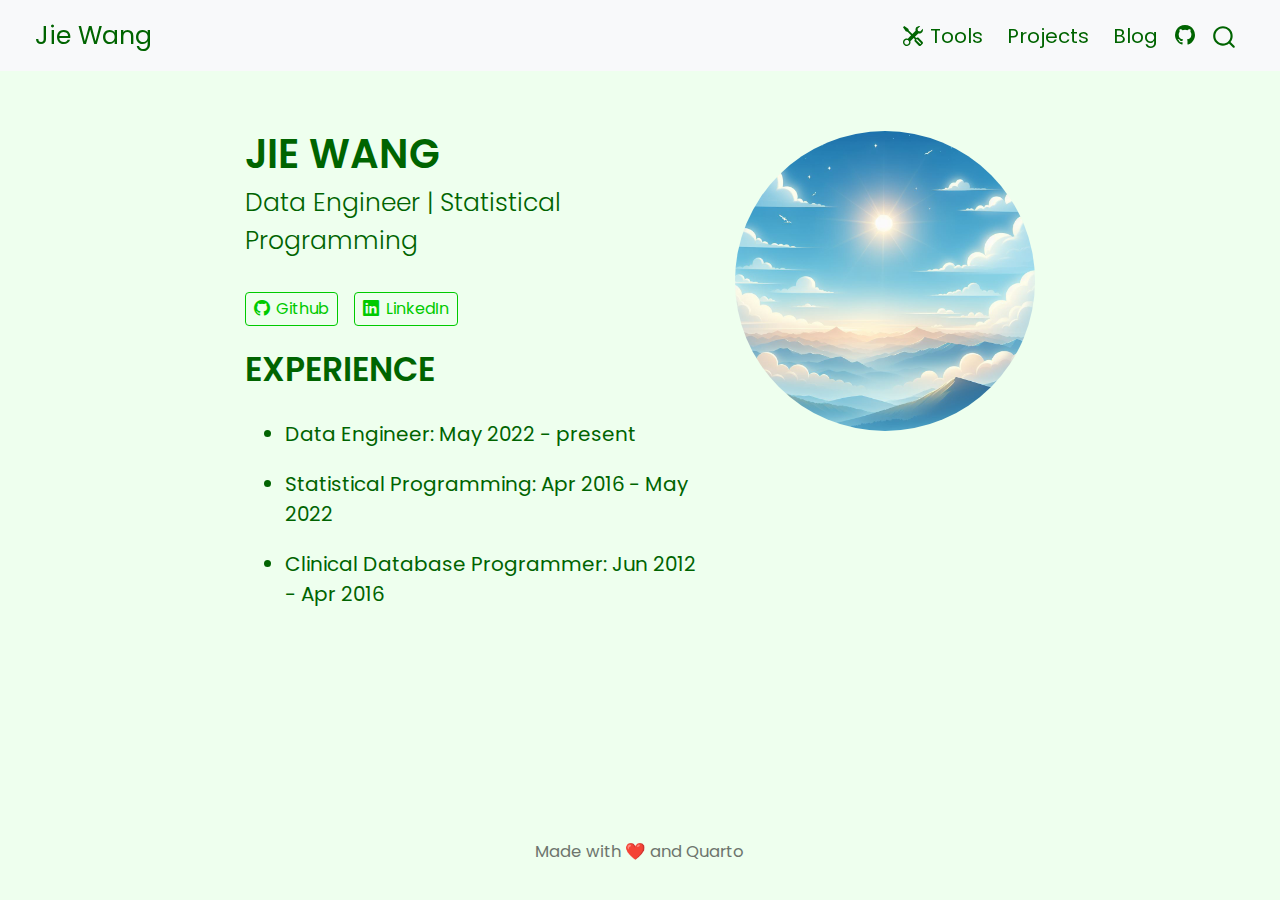
<file: index.html>
<!DOCTYPE html>
<html xmlns="http://www.w3.org/1999/xhtml" lang="en" xml:lang="en"><head>

<meta charset="utf-8">
<meta name="generator" content="quarto-1.6.39">

<meta name="viewport" content="width=device-width, initial-scale=1.0, user-scalable=yes">


<title>Jie Wang – Home</title>
<style>
code{white-space: pre-wrap;}
span.smallcaps{font-variant: small-caps;}
div.columns{display: flex; gap: min(4vw, 1.5em);}
div.column{flex: auto; overflow-x: auto;}
div.hanging-indent{margin-left: 1.5em; text-indent: -1.5em;}
ul.task-list{list-style: none;}
ul.task-list li input[type="checkbox"] {
  width: 0.8em;
  margin: 0 0.8em 0.2em -1em; /* quarto-specific, see https://github.com/quarto-dev/quarto-cli/issues/4556 */ 
  vertical-align: middle;
}
</style>


<script src="site_libs/quarto-nav/quarto-nav.js"></script>
<script src="site_libs/quarto-nav/headroom.min.js"></script>
<script src="site_libs/clipboard/clipboard.min.js"></script>
<script src="site_libs/quarto-search/autocomplete.umd.js"></script>
<script src="site_libs/quarto-search/fuse.min.js"></script>
<script src="site_libs/quarto-search/quarto-search.js"></script>
<meta name="quarto:offset" content="./">
<script src="site_libs/quarto-html/quarto.js"></script>
<script src="site_libs/quarto-html/popper.min.js"></script>
<script src="site_libs/quarto-html/tippy.umd.min.js"></script>
<link href="site_libs/quarto-html/tippy.css" rel="stylesheet">
<link href="site_libs/quarto-html/quarto-syntax-highlighting-e26003cea8cd680ca0c55a263523d882.css" rel="stylesheet" id="quarto-text-highlighting-styles">
<script src="site_libs/bootstrap/bootstrap.min.js"></script>
<link href="site_libs/bootstrap/bootstrap-icons.css" rel="stylesheet">
<link href="site_libs/bootstrap/bootstrap-cc732a84b6a74dcb6ba37e96f4e42aa8.min.css" rel="stylesheet" append-hash="true" id="quarto-bootstrap" data-mode="light">
<script id="quarto-search-options" type="application/json">{
  "location": "navbar",
  "copy-button": false,
  "collapse-after": 3,
  "panel-placement": "end",
  "type": "overlay",
  "limit": 50,
  "keyboard-shortcut": [
    "f",
    "/",
    "s"
  ],
  "show-item-context": false,
  "language": {
    "search-no-results-text": "No results",
    "search-matching-documents-text": "matching documents",
    "search-copy-link-title": "Copy link to search",
    "search-hide-matches-text": "Hide additional matches",
    "search-more-match-text": "more match in this document",
    "search-more-matches-text": "more matches in this document",
    "search-clear-button-title": "Clear",
    "search-text-placeholder": "",
    "search-detached-cancel-button-title": "Cancel",
    "search-submit-button-title": "Submit",
    "search-label": "Search"
  }
}</script>


<meta property="og:title" content="Jie Wang – Home">
<meta property="og:description" content="Data Engineer | Statistical Programming">
<meta property="og:image" content="https://ifendo.github.io/profile.jpeg">
<meta property="og:site_name" content="Home">
</head>

<body class="nav-fixed fullcontent">

<div id="quarto-search-results"></div>
  <header id="quarto-header" class="headroom fixed-top">
    <nav class="navbar navbar-expand-lg " data-bs-theme="dark">
      <div class="navbar-container container-fluid">
      <div class="navbar-brand-container mx-auto">
    <a class="navbar-brand" href="./index.html">
    <span class="navbar-title">Jie Wang</span>
    </a>
  </div>
            <div id="quarto-search" class="" title="Search"></div>
          <button class="navbar-toggler" type="button" data-bs-toggle="collapse" data-bs-target="#navbarCollapse" aria-controls="navbarCollapse" role="menu" aria-expanded="false" aria-label="Toggle navigation" onclick="if (window.quartoToggleHeadroom) { window.quartoToggleHeadroom(); }">
  <span class="navbar-toggler-icon"></span>
</button>
          <div class="collapse navbar-collapse" id="navbarCollapse">
            <ul class="navbar-nav navbar-nav-scroll ms-auto">
  <li class="nav-item">
    <a class="nav-link" href="./tools.html"> <i class="bi bi-tools" role="img">
</i> 
<span class="menu-text">Tools</span></a>
  </li>  
  <li class="nav-item">
    <a class="nav-link" href="./projects/index.html"> 
<span class="menu-text">Projects</span></a>
  </li>  
  <li class="nav-item">
    <a class="nav-link" href="./blog/index.html"> 
<span class="menu-text">Blog</span></a>
  </li>  
</ul>
          </div> <!-- /navcollapse -->
            <div class="quarto-navbar-tools">
    <a href="https://github.com/ifendo" title="" class="quarto-navigation-tool px-1" aria-label=""><i class="bi bi-github"></i></a>
</div>
      </div> <!-- /container-fluid -->
    </nav>
</header>
<!-- content -->
<div id="quarto-content" class="quarto-container page-columns page-rows-contents page-layout-article page-navbar">
<!-- sidebar -->
<!-- margin-sidebar -->
    
<!-- main -->
<div class="quarto-about-solana column-body">
  <div class="about-entity">
    <div class="entity-contents">
      <header id="title-block-header" class="quarto-title-block default">
<div class="quarto-title">
<h1 class="title">Jie Wang</h1>
<p class="subtitle lead">Data Engineer | Statistical Programming</p>
</div>
<div class="quarto-title-meta">
  </div>
</header> <div class="about-links">
  <a href="https://github.com/ifendo" class="about-link" rel="" target="">
    <i class="bi bi-github"></i>
     <span class="about-link-text">Github</span>
  </a>
  <a href="https://www.linkedin.com/in/jie-wang-hb/" class="about-link" rel="" target="">
    <i class="bi bi-linkedin"></i>
     <span class="about-link-text">LinkedIn</span>
  </a>
</div>
      <div class="about-contents"><main class="content" id="quarto-document-content">
<section id="experience" class="level2">
<h2 data-anchor-id="experience">Experience</h2>
<ul>
<li><p>Data Engineer: May 2022 - present</p></li>
<li><p>Statistical Programming: Apr 2016 - May 2022</p></li>
<li><p>Clinical Database Programmer: Jun 2012 - Apr 2016</p></li>
</ul>


</section>
</main></div>
    </div>
    <img src="profile.jpeg" class="about-image
  round " style="height: 15em; width: 15em;">
  </div>
</div>
 <!-- /main -->
<script id="quarto-html-after-body" type="application/javascript">
window.document.addEventListener("DOMContentLoaded", function (event) {
  const toggleBodyColorMode = (bsSheetEl) => {
    const mode = bsSheetEl.getAttribute("data-mode");
    const bodyEl = window.document.querySelector("body");
    if (mode === "dark") {
      bodyEl.classList.add("quarto-dark");
      bodyEl.classList.remove("quarto-light");
    } else {
      bodyEl.classList.add("quarto-light");
      bodyEl.classList.remove("quarto-dark");
    }
  }
  const toggleBodyColorPrimary = () => {
    const bsSheetEl = window.document.querySelector("link#quarto-bootstrap");
    if (bsSheetEl) {
      toggleBodyColorMode(bsSheetEl);
    }
  }
  toggleBodyColorPrimary();  
  const isCodeAnnotation = (el) => {
    for (const clz of el.classList) {
      if (clz.startsWith('code-annotation-')) {                     
        return true;
      }
    }
    return false;
  }
  const onCopySuccess = function(e) {
    // button target
    const button = e.trigger;
    // don't keep focus
    button.blur();
    // flash "checked"
    button.classList.add('code-copy-button-checked');
    var currentTitle = button.getAttribute("title");
    button.setAttribute("title", "Copied!");
    let tooltip;
    if (window.bootstrap) {
      button.setAttribute("data-bs-toggle", "tooltip");
      button.setAttribute("data-bs-placement", "left");
      button.setAttribute("data-bs-title", "Copied!");
      tooltip = new bootstrap.Tooltip(button, 
        { trigger: "manual", 
          customClass: "code-copy-button-tooltip",
          offset: [0, -8]});
      tooltip.show();    
    }
    setTimeout(function() {
      if (tooltip) {
        tooltip.hide();
        button.removeAttribute("data-bs-title");
        button.removeAttribute("data-bs-toggle");
        button.removeAttribute("data-bs-placement");
      }
      button.setAttribute("title", currentTitle);
      button.classList.remove('code-copy-button-checked');
    }, 1000);
    // clear code selection
    e.clearSelection();
  }
  const getTextToCopy = function(trigger) {
      const codeEl = trigger.previousElementSibling.cloneNode(true);
      for (const childEl of codeEl.children) {
        if (isCodeAnnotation(childEl)) {
          childEl.remove();
        }
      }
      return codeEl.innerText;
  }
  const clipboard = new window.ClipboardJS('.code-copy-button:not([data-in-quarto-modal])', {
    text: getTextToCopy
  });
  clipboard.on('success', onCopySuccess);
  if (window.document.getElementById('quarto-embedded-source-code-modal')) {
    const clipboardModal = new window.ClipboardJS('.code-copy-button[data-in-quarto-modal]', {
      text: getTextToCopy,
      container: window.document.getElementById('quarto-embedded-source-code-modal')
    });
    clipboardModal.on('success', onCopySuccess);
  }
    var localhostRegex = new RegExp(/^(?:http|https):\/\/localhost\:?[0-9]*\//);
    var mailtoRegex = new RegExp(/^mailto:/);
      var filterRegex = new RegExp("https:\/\/ifendo\.github\.io\/");
    var isInternal = (href) => {
        return filterRegex.test(href) || localhostRegex.test(href) || mailtoRegex.test(href);
    }
    // Inspect non-navigation links and adorn them if external
 	var links = window.document.querySelectorAll('a[href]:not(.nav-link):not(.navbar-brand):not(.toc-action):not(.sidebar-link):not(.sidebar-item-toggle):not(.pagination-link):not(.no-external):not([aria-hidden]):not(.dropdown-item):not(.quarto-navigation-tool):not(.about-link)');
    for (var i=0; i<links.length; i++) {
      const link = links[i];
      if (!isInternal(link.href)) {
        // undo the damage that might have been done by quarto-nav.js in the case of
        // links that we want to consider external
        if (link.dataset.originalHref !== undefined) {
          link.href = link.dataset.originalHref;
        }
      }
    }
  function tippyHover(el, contentFn, onTriggerFn, onUntriggerFn) {
    const config = {
      allowHTML: true,
      maxWidth: 500,
      delay: 100,
      arrow: false,
      appendTo: function(el) {
          return el.parentElement;
      },
      interactive: true,
      interactiveBorder: 10,
      theme: 'quarto',
      placement: 'bottom-start',
    };
    if (contentFn) {
      config.content = contentFn;
    }
    if (onTriggerFn) {
      config.onTrigger = onTriggerFn;
    }
    if (onUntriggerFn) {
      config.onUntrigger = onUntriggerFn;
    }
    window.tippy(el, config); 
  }
  const noterefs = window.document.querySelectorAll('a[role="doc-noteref"]');
  for (var i=0; i<noterefs.length; i++) {
    const ref = noterefs[i];
    tippyHover(ref, function() {
      // use id or data attribute instead here
      let href = ref.getAttribute('data-footnote-href') || ref.getAttribute('href');
      try { href = new URL(href).hash; } catch {}
      const id = href.replace(/^#\/?/, "");
      const note = window.document.getElementById(id);
      if (note) {
        return note.innerHTML;
      } else {
        return "";
      }
    });
  }
  const xrefs = window.document.querySelectorAll('a.quarto-xref');
  const processXRef = (id, note) => {
    // Strip column container classes
    const stripColumnClz = (el) => {
      el.classList.remove("page-full", "page-columns");
      if (el.children) {
        for (const child of el.children) {
          stripColumnClz(child);
        }
      }
    }
    stripColumnClz(note)
    if (id === null || id.startsWith('sec-')) {
      // Special case sections, only their first couple elements
      const container = document.createElement("div");
      if (note.children && note.children.length > 2) {
        container.appendChild(note.children[0].cloneNode(true));
        for (let i = 1; i < note.children.length; i++) {
          const child = note.children[i];
          if (child.tagName === "P" && child.innerText === "") {
            continue;
          } else {
            container.appendChild(child.cloneNode(true));
            break;
          }
        }
        if (window.Quarto?.typesetMath) {
          window.Quarto.typesetMath(container);
        }
        return container.innerHTML
      } else {
        if (window.Quarto?.typesetMath) {
          window.Quarto.typesetMath(note);
        }
        return note.innerHTML;
      }
    } else {
      // Remove any anchor links if they are present
      const anchorLink = note.querySelector('a.anchorjs-link');
      if (anchorLink) {
        anchorLink.remove();
      }
      if (window.Quarto?.typesetMath) {
        window.Quarto.typesetMath(note);
      }
      if (note.classList.contains("callout")) {
        return note.outerHTML;
      } else {
        return note.innerHTML;
      }
    }
  }
  for (var i=0; i<xrefs.length; i++) {
    const xref = xrefs[i];
    tippyHover(xref, undefined, function(instance) {
      instance.disable();
      let url = xref.getAttribute('href');
      let hash = undefined; 
      if (url.startsWith('#')) {
        hash = url;
      } else {
        try { hash = new URL(url).hash; } catch {}
      }
      if (hash) {
        const id = hash.replace(/^#\/?/, "");
        const note = window.document.getElementById(id);
        if (note !== null) {
          try {
            const html = processXRef(id, note.cloneNode(true));
            instance.setContent(html);
          } finally {
            instance.enable();
            instance.show();
          }
        } else {
          // See if we can fetch this
          fetch(url.split('#')[0])
          .then(res => res.text())
          .then(html => {
            const parser = new DOMParser();
            const htmlDoc = parser.parseFromString(html, "text/html");
            const note = htmlDoc.getElementById(id);
            if (note !== null) {
              const html = processXRef(id, note);
              instance.setContent(html);
            } 
          }).finally(() => {
            instance.enable();
            instance.show();
          });
        }
      } else {
        // See if we can fetch a full url (with no hash to target)
        // This is a special case and we should probably do some content thinning / targeting
        fetch(url)
        .then(res => res.text())
        .then(html => {
          const parser = new DOMParser();
          const htmlDoc = parser.parseFromString(html, "text/html");
          const note = htmlDoc.querySelector('main.content');
          if (note !== null) {
            // This should only happen for chapter cross references
            // (since there is no id in the URL)
            // remove the first header
            if (note.children.length > 0 && note.children[0].tagName === "HEADER") {
              note.children[0].remove();
            }
            const html = processXRef(null, note);
            instance.setContent(html);
          } 
        }).finally(() => {
          instance.enable();
          instance.show();
        });
      }
    }, function(instance) {
    });
  }
      let selectedAnnoteEl;
      const selectorForAnnotation = ( cell, annotation) => {
        let cellAttr = 'data-code-cell="' + cell + '"';
        let lineAttr = 'data-code-annotation="' +  annotation + '"';
        const selector = 'span[' + cellAttr + '][' + lineAttr + ']';
        return selector;
      }
      const selectCodeLines = (annoteEl) => {
        const doc = window.document;
        const targetCell = annoteEl.getAttribute("data-target-cell");
        const targetAnnotation = annoteEl.getAttribute("data-target-annotation");
        const annoteSpan = window.document.querySelector(selectorForAnnotation(targetCell, targetAnnotation));
        const lines = annoteSpan.getAttribute("data-code-lines").split(",");
        const lineIds = lines.map((line) => {
          return targetCell + "-" + line;
        })
        let top = null;
        let height = null;
        let parent = null;
        if (lineIds.length > 0) {
            //compute the position of the single el (top and bottom and make a div)
            const el = window.document.getElementById(lineIds[0]);
            top = el.offsetTop;
            height = el.offsetHeight;
            parent = el.parentElement.parentElement;
          if (lineIds.length > 1) {
            const lastEl = window.document.getElementById(lineIds[lineIds.length - 1]);
            const bottom = lastEl.offsetTop + lastEl.offsetHeight;
            height = bottom - top;
          }
          if (top !== null && height !== null && parent !== null) {
            // cook up a div (if necessary) and position it 
            let div = window.document.getElementById("code-annotation-line-highlight");
            if (div === null) {
              div = window.document.createElement("div");
              div.setAttribute("id", "code-annotation-line-highlight");
              div.style.position = 'absolute';
              parent.appendChild(div);
            }
            div.style.top = top - 2 + "px";
            div.style.height = height + 4 + "px";
            div.style.left = 0;
            let gutterDiv = window.document.getElementById("code-annotation-line-highlight-gutter");
            if (gutterDiv === null) {
              gutterDiv = window.document.createElement("div");
              gutterDiv.setAttribute("id", "code-annotation-line-highlight-gutter");
              gutterDiv.style.position = 'absolute';
              const codeCell = window.document.getElementById(targetCell);
              const gutter = codeCell.querySelector('.code-annotation-gutter');
              gutter.appendChild(gutterDiv);
            }
            gutterDiv.style.top = top - 2 + "px";
            gutterDiv.style.height = height + 4 + "px";
          }
          selectedAnnoteEl = annoteEl;
        }
      };
      const unselectCodeLines = () => {
        const elementsIds = ["code-annotation-line-highlight", "code-annotation-line-highlight-gutter"];
        elementsIds.forEach((elId) => {
          const div = window.document.getElementById(elId);
          if (div) {
            div.remove();
          }
        });
        selectedAnnoteEl = undefined;
      };
        // Handle positioning of the toggle
    window.addEventListener(
      "resize",
      throttle(() => {
        elRect = undefined;
        if (selectedAnnoteEl) {
          selectCodeLines(selectedAnnoteEl);
        }
      }, 10)
    );
    function throttle(fn, ms) {
    let throttle = false;
    let timer;
      return (...args) => {
        if(!throttle) { // first call gets through
            fn.apply(this, args);
            throttle = true;
        } else { // all the others get throttled
            if(timer) clearTimeout(timer); // cancel #2
            timer = setTimeout(() => {
              fn.apply(this, args);
              timer = throttle = false;
            }, ms);
        }
      };
    }
      // Attach click handler to the DT
      const annoteDls = window.document.querySelectorAll('dt[data-target-cell]');
      for (const annoteDlNode of annoteDls) {
        annoteDlNode.addEventListener('click', (event) => {
          const clickedEl = event.target;
          if (clickedEl !== selectedAnnoteEl) {
            unselectCodeLines();
            const activeEl = window.document.querySelector('dt[data-target-cell].code-annotation-active');
            if (activeEl) {
              activeEl.classList.remove('code-annotation-active');
            }
            selectCodeLines(clickedEl);
            clickedEl.classList.add('code-annotation-active');
          } else {
            // Unselect the line
            unselectCodeLines();
            clickedEl.classList.remove('code-annotation-active');
          }
        });
      }
  const findCites = (el) => {
    const parentEl = el.parentElement;
    if (parentEl) {
      const cites = parentEl.dataset.cites;
      if (cites) {
        return {
          el,
          cites: cites.split(' ')
        };
      } else {
        return findCites(el.parentElement)
      }
    } else {
      return undefined;
    }
  };
  var bibliorefs = window.document.querySelectorAll('a[role="doc-biblioref"]');
  for (var i=0; i<bibliorefs.length; i++) {
    const ref = bibliorefs[i];
    const citeInfo = findCites(ref);
    if (citeInfo) {
      tippyHover(citeInfo.el, function() {
        var popup = window.document.createElement('div');
        citeInfo.cites.forEach(function(cite) {
          var citeDiv = window.document.createElement('div');
          citeDiv.classList.add('hanging-indent');
          citeDiv.classList.add('csl-entry');
          var biblioDiv = window.document.getElementById('ref-' + cite);
          if (biblioDiv) {
            citeDiv.innerHTML = biblioDiv.innerHTML;
          }
          popup.appendChild(citeDiv);
        });
        return popup.innerHTML;
      });
    }
  }
});
</script>
</div> <!-- /content -->
<footer class="footer">
  <div class="nav-footer">
    <div class="nav-footer-left">
      &nbsp;
    </div>   
    <div class="nav-footer-center">
<p>Made with ❤️ and Quarto</p>
</div>
    <div class="nav-footer-right">
      &nbsp;
    </div>
  </div>
</footer>




</body></html>
</file>
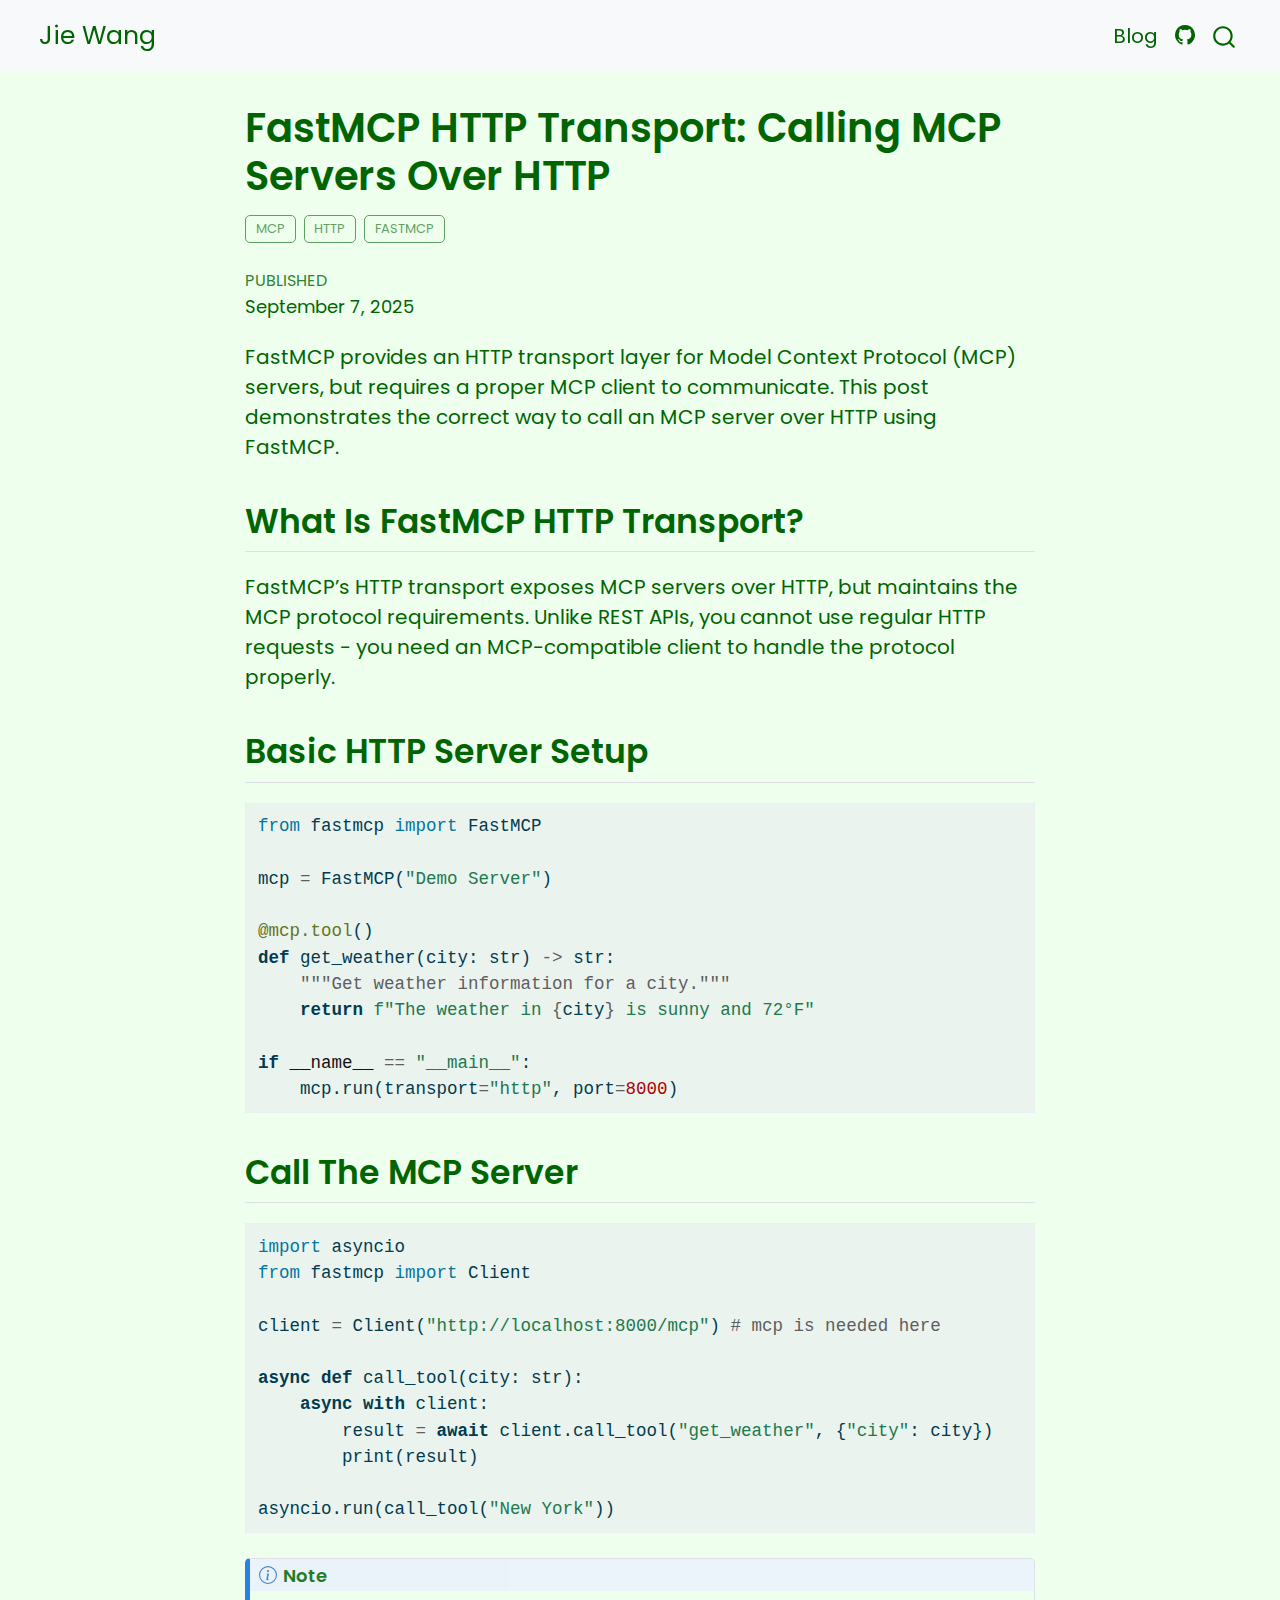
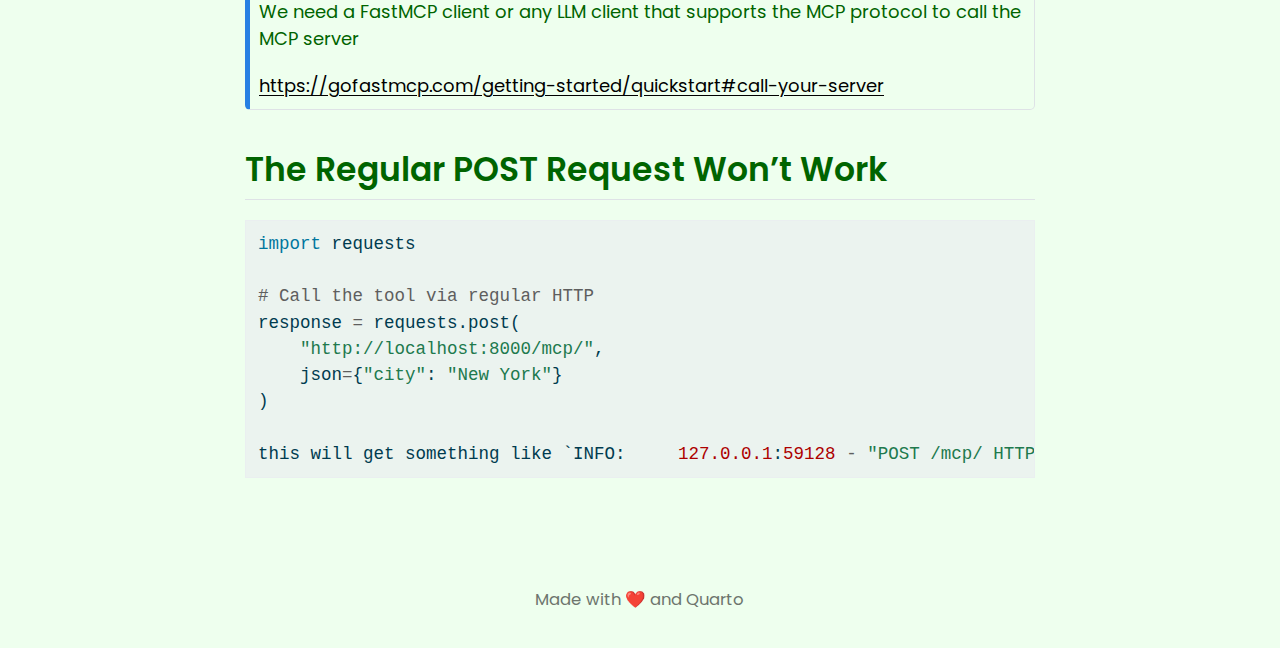
<file: blog/07Sep2025-fastmcp-http-transport/index.html>
<!DOCTYPE html>
<html xmlns="http://www.w3.org/1999/xhtml" lang="en" xml:lang="en"><head>

<meta charset="utf-8">
<meta name="generator" content="quarto-1.8.24">

<meta name="viewport" content="width=device-width, initial-scale=1.0, user-scalable=yes">

<meta name="dcterms.date" content="2025-09-07">

<title>FastMCP HTTP Transport: Calling MCP Servers Over HTTP – Home</title>
<style>
code{white-space: pre-wrap;}
span.smallcaps{font-variant: small-caps;}
div.columns{display: flex; gap: min(4vw, 1.5em);}
div.column{flex: auto; overflow-x: auto;}
div.hanging-indent{margin-left: 1.5em; text-indent: -1.5em;}
ul.task-list{list-style: none;}
ul.task-list li input[type="checkbox"] {
  width: 0.8em;
  margin: 0 0.8em 0.2em -1em; /* quarto-specific, see https://github.com/quarto-dev/quarto-cli/issues/4556 */ 
  vertical-align: middle;
}
/* CSS for syntax highlighting */
html { -webkit-text-size-adjust: 100%; }
pre > code.sourceCode { white-space: pre; position: relative; }
pre > code.sourceCode > span { display: inline-block; line-height: 1.25; }
pre > code.sourceCode > span:empty { height: 1.2em; }
.sourceCode { overflow: visible; }
code.sourceCode > span { color: inherit; text-decoration: inherit; }
div.sourceCode { margin: 1em 0; }
pre.sourceCode { margin: 0; }
@media screen {
div.sourceCode { overflow: auto; }
}
@media print {
pre > code.sourceCode { white-space: pre-wrap; }
pre > code.sourceCode > span { text-indent: -5em; padding-left: 5em; }
}
pre.numberSource code
  { counter-reset: source-line 0; }
pre.numberSource code > span
  { position: relative; left: -4em; counter-increment: source-line; }
pre.numberSource code > span > a:first-child::before
  { content: counter(source-line);
    position: relative; left: -1em; text-align: right; vertical-align: baseline;
    border: none; display: inline-block;
    -webkit-touch-callout: none; -webkit-user-select: none;
    -khtml-user-select: none; -moz-user-select: none;
    -ms-user-select: none; user-select: none;
    padding: 0 4px; width: 4em;
  }
pre.numberSource { margin-left: 3em;  padding-left: 4px; }
div.sourceCode
  {   }
@media screen {
pre > code.sourceCode > span > a:first-child::before { text-decoration: underline; }
}
</style>


<script src="../../site_libs/quarto-nav/quarto-nav.js"></script>
<script src="../../site_libs/quarto-nav/headroom.min.js"></script>
<script src="../../site_libs/clipboard/clipboard.min.js"></script>
<script src="../../site_libs/quarto-search/autocomplete.umd.js"></script>
<script src="../../site_libs/quarto-search/fuse.min.js"></script>
<script src="../../site_libs/quarto-search/quarto-search.js"></script>
<meta name="quarto:offset" content="../../">
<script src="../../site_libs/quarto-html/quarto.js" type="module"></script>
<script src="../../site_libs/quarto-html/tabsets/tabsets.js" type="module"></script>
<script src="../../site_libs/quarto-html/axe/axe-check.js" type="module"></script>
<script src="../../site_libs/quarto-html/popper.min.js"></script>
<script src="../../site_libs/quarto-html/tippy.umd.min.js"></script>
<script src="../../site_libs/quarto-html/anchor.min.js"></script>
<link href="../../site_libs/quarto-html/tippy.css" rel="stylesheet">
<link href="../../site_libs/quarto-html/quarto-syntax-highlighting-dc55a5b9e770e841cd82e46aadbfb9b0.css" rel="stylesheet" id="quarto-text-highlighting-styles">
<script src="../../site_libs/bootstrap/bootstrap.min.js"></script>
<link href="../../site_libs/bootstrap/bootstrap-icons.css" rel="stylesheet">
<link href="../../site_libs/bootstrap/bootstrap-a46a0cf5a4b8d64c0118effb78ff2aea.min.css" rel="stylesheet" append-hash="true" id="quarto-bootstrap" data-mode="light">
<script id="quarto-search-options" type="application/json">{
  "location": "navbar",
  "copy-button": false,
  "collapse-after": 3,
  "panel-placement": "end",
  "type": "overlay",
  "limit": 50,
  "keyboard-shortcut": [
    "f",
    "/",
    "s"
  ],
  "show-item-context": false,
  "language": {
    "search-no-results-text": "No results",
    "search-matching-documents-text": "matching documents",
    "search-copy-link-title": "Copy link to search",
    "search-hide-matches-text": "Hide additional matches",
    "search-more-match-text": "more match in this document",
    "search-more-matches-text": "more matches in this document",
    "search-clear-button-title": "Clear",
    "search-text-placeholder": "",
    "search-detached-cancel-button-title": "Cancel",
    "search-submit-button-title": "Submit",
    "search-label": "Search"
  }
}</script>


<meta property="og:title" content="FastMCP HTTP Transport: Calling MCP Servers Over HTTP – Home">
<meta property="og:description" content="">
<meta property="og:site_name" content="Home">
</head>

<body class="nav-fixed fullcontent quarto-light">

<div id="quarto-search-results"></div>
  <header id="quarto-header" class="headroom fixed-top">
    <nav class="navbar navbar-expand-lg " data-bs-theme="dark">
      <div class="navbar-container container-fluid">
      <div class="navbar-brand-container mx-auto">
    <a href="../../index.html" class="navbar-brand navbar-brand-logo">
    </a>
    <a class="navbar-brand" href="../../index.html">
    <span class="navbar-title">Jie Wang</span>
    </a>
  </div>
            <div id="quarto-search" class="" title="Search"></div>
          <button class="navbar-toggler" type="button" data-bs-toggle="collapse" data-bs-target="#navbarCollapse" aria-controls="navbarCollapse" role="menu" aria-expanded="false" aria-label="Toggle navigation" onclick="if (window.quartoToggleHeadroom) { window.quartoToggleHeadroom(); }">
  <span class="navbar-toggler-icon"></span>
</button>
          <div class="collapse navbar-collapse" id="navbarCollapse">
            <ul class="navbar-nav navbar-nav-scroll ms-auto">
  <li class="nav-item">
    <a class="nav-link" href="../../blog/index.html"> 
<span class="menu-text">Blog</span></a>
  </li>  
</ul>
          </div> <!-- /navcollapse -->
            <div class="quarto-navbar-tools">
    <a href="https://github.com/ifendo" title="" class="quarto-navigation-tool px-1" aria-label=""><i class="bi bi-github"></i></a>
</div>
      </div> <!-- /container-fluid -->
    </nav>
</header>
<!-- content -->
<div id="quarto-content" class="quarto-container page-columns page-rows-contents page-layout-article page-navbar">
<!-- sidebar -->
<!-- margin-sidebar -->
    
<!-- main -->
<main class="content" id="quarto-document-content">

<header id="title-block-header" class="quarto-title-block default">
<div class="quarto-title">
<h1 class="title">FastMCP HTTP Transport: Calling MCP Servers Over HTTP</h1>
  <div class="quarto-categories">
    <div class="quarto-category">mcp</div>
    <div class="quarto-category">http</div>
    <div class="quarto-category">fastmcp</div>
  </div>
  </div>



<div class="quarto-title-meta">

    
    <div>
    <div class="quarto-title-meta-heading">Published</div>
    <div class="quarto-title-meta-contents">
      <p class="date">September 7, 2025</p>
    </div>
  </div>
  
    
  </div>
  


</header>


<p>FastMCP provides an HTTP transport layer for Model Context Protocol (MCP) servers, but requires a proper MCP client to communicate. This post demonstrates the correct way to call an MCP server over HTTP using FastMCP.</p>
<section id="what-is-fastmcp-http-transport" class="level2">
<h2 class="anchored" data-anchor-id="what-is-fastmcp-http-transport">What is FastMCP HTTP Transport?</h2>
<p>FastMCP’s HTTP transport exposes MCP servers over HTTP, but maintains the MCP protocol requirements. Unlike REST APIs, you cannot use regular HTTP requests - you need an MCP-compatible client to handle the protocol properly.</p>
</section>
<section id="basic-http-server-setup" class="level2">
<h2 class="anchored" data-anchor-id="basic-http-server-setup">Basic HTTP Server Setup</h2>
<div class="code-copy-outer-scaffold"><div class="sourceCode" id="cb1"><pre class="sourceCode python code-with-copy"><code class="sourceCode python"><span id="cb1-1"><a href="#cb1-1" aria-hidden="true" tabindex="-1"></a><span class="im">from</span> fastmcp <span class="im">import</span> FastMCP</span>
<span id="cb1-2"><a href="#cb1-2" aria-hidden="true" tabindex="-1"></a></span>
<span id="cb1-3"><a href="#cb1-3" aria-hidden="true" tabindex="-1"></a>mcp <span class="op">=</span> FastMCP(<span class="st">"Demo Server"</span>)</span>
<span id="cb1-4"><a href="#cb1-4" aria-hidden="true" tabindex="-1"></a></span>
<span id="cb1-5"><a href="#cb1-5" aria-hidden="true" tabindex="-1"></a><span class="at">@mcp.tool</span>()</span>
<span id="cb1-6"><a href="#cb1-6" aria-hidden="true" tabindex="-1"></a><span class="kw">def</span> get_weather(city: <span class="bu">str</span>) <span class="op">-&gt;</span> <span class="bu">str</span>:</span>
<span id="cb1-7"><a href="#cb1-7" aria-hidden="true" tabindex="-1"></a>    <span class="co">"""Get weather information for a city."""</span></span>
<span id="cb1-8"><a href="#cb1-8" aria-hidden="true" tabindex="-1"></a>    <span class="cf">return</span> <span class="ss">f"The weather in </span><span class="sc">{</span>city<span class="sc">}</span><span class="ss"> is sunny and 72°F"</span></span>
<span id="cb1-9"><a href="#cb1-9" aria-hidden="true" tabindex="-1"></a></span>
<span id="cb1-10"><a href="#cb1-10" aria-hidden="true" tabindex="-1"></a><span class="cf">if</span> <span class="va">__name__</span> <span class="op">==</span> <span class="st">"__main__"</span>:</span>
<span id="cb1-11"><a href="#cb1-11" aria-hidden="true" tabindex="-1"></a>    mcp.run(transport<span class="op">=</span><span class="st">"http"</span>, port<span class="op">=</span><span class="dv">8000</span>)</span></code></pre></div><button title="Copy to Clipboard" class="code-copy-button"><i class="bi"></i></button></div>
</section>
<section id="call-the-mcp-server" class="level2">
<h2 class="anchored" data-anchor-id="call-the-mcp-server">Call the MCP Server</h2>
<div class="code-copy-outer-scaffold"><div class="sourceCode" id="cb2"><pre class="sourceCode python code-with-copy"><code class="sourceCode python"><span id="cb2-1"><a href="#cb2-1" aria-hidden="true" tabindex="-1"></a><span class="im">import</span> asyncio</span>
<span id="cb2-2"><a href="#cb2-2" aria-hidden="true" tabindex="-1"></a><span class="im">from</span> fastmcp <span class="im">import</span> Client</span>
<span id="cb2-3"><a href="#cb2-3" aria-hidden="true" tabindex="-1"></a></span>
<span id="cb2-4"><a href="#cb2-4" aria-hidden="true" tabindex="-1"></a>client <span class="op">=</span> Client(<span class="st">"http://localhost:8000/mcp"</span>) <span class="co"># mcp is needed here</span></span>
<span id="cb2-5"><a href="#cb2-5" aria-hidden="true" tabindex="-1"></a></span>
<span id="cb2-6"><a href="#cb2-6" aria-hidden="true" tabindex="-1"></a><span class="cf">async</span> <span class="kw">def</span> call_tool(city: <span class="bu">str</span>):</span>
<span id="cb2-7"><a href="#cb2-7" aria-hidden="true" tabindex="-1"></a>    <span class="cf">async</span> <span class="cf">with</span> client:</span>
<span id="cb2-8"><a href="#cb2-8" aria-hidden="true" tabindex="-1"></a>        result <span class="op">=</span> <span class="cf">await</span> client.call_tool(<span class="st">"get_weather"</span>, {<span class="st">"city"</span>: city})</span>
<span id="cb2-9"><a href="#cb2-9" aria-hidden="true" tabindex="-1"></a>        <span class="bu">print</span>(result)</span>
<span id="cb2-10"><a href="#cb2-10" aria-hidden="true" tabindex="-1"></a></span>
<span id="cb2-11"><a href="#cb2-11" aria-hidden="true" tabindex="-1"></a>asyncio.run(call_tool(<span class="st">"New York"</span>))</span></code></pre></div><button title="Copy to Clipboard" class="code-copy-button"><i class="bi"></i></button></div>
<div class="callout callout-style-default callout-note callout-titled">
<div class="callout-header d-flex align-content-center">
<div class="callout-icon-container">
<i class="callout-icon"></i>
</div>
<div class="callout-title-container flex-fill">
Note
</div>
</div>
<div class="callout-body-container callout-body">
<p>We need a FastMCP client or any LLM client that supports the MCP protocol to call the MCP server</p>
<p><a href="https://gofastmcp.com/getting-started/quickstart#call-your-server" class="uri">https://gofastmcp.com/getting-started/quickstart#call-your-server</a></p>
</div>
</div>
</section>
<section id="the-regular-post-request-wont-work" class="level2">
<h2 class="anchored" data-anchor-id="the-regular-post-request-wont-work">The regular POST request won’t work</h2>
<div class="code-copy-outer-scaffold"><div class="sourceCode" id="cb3"><pre class="sourceCode python code-with-copy"><code class="sourceCode python"><span id="cb3-1"><a href="#cb3-1" aria-hidden="true" tabindex="-1"></a><span class="im">import</span> requests</span>
<span id="cb3-2"><a href="#cb3-2" aria-hidden="true" tabindex="-1"></a></span>
<span id="cb3-3"><a href="#cb3-3" aria-hidden="true" tabindex="-1"></a><span class="co"># Call the tool via regular HTTP</span></span>
<span id="cb3-4"><a href="#cb3-4" aria-hidden="true" tabindex="-1"></a>response <span class="op">=</span> requests.post(</span>
<span id="cb3-5"><a href="#cb3-5" aria-hidden="true" tabindex="-1"></a>    <span class="st">"http://localhost:8000/mcp/"</span>,</span>
<span id="cb3-6"><a href="#cb3-6" aria-hidden="true" tabindex="-1"></a>    json<span class="op">=</span>{<span class="st">"city"</span>: <span class="st">"New York"</span>}</span>
<span id="cb3-7"><a href="#cb3-7" aria-hidden="true" tabindex="-1"></a>)</span>
<span id="cb3-8"><a href="#cb3-8" aria-hidden="true" tabindex="-1"></a></span>
<span id="cb3-9"><a href="#cb3-9" aria-hidden="true" tabindex="-1"></a>this will get something like `INFO:     <span class="fl">127.0.0.1</span>:<span class="dv">59128</span> <span class="op">-</span> <span class="st">"POST /mcp/ HTTP/1.1"</span> <span class="dv">406</span> Not Acceptable`</span></code></pre></div><button title="Copy to Clipboard" class="code-copy-button"><i class="bi"></i></button></div>


</section>

</main> <!-- /main -->
<script id="quarto-html-after-body" type="application/javascript">
  window.document.addEventListener("DOMContentLoaded", function (event) {
    const icon = "";
    const anchorJS = new window.AnchorJS();
    anchorJS.options = {
      placement: 'right',
      icon: icon
    };
    anchorJS.add('.anchored');
    const isCodeAnnotation = (el) => {
      for (const clz of el.classList) {
        if (clz.startsWith('code-annotation-')) {                     
          return true;
        }
      }
      return false;
    }
    const onCopySuccess = function(e) {
      // button target
      const button = e.trigger;
      // don't keep focus
      button.blur();
      // flash "checked"
      button.classList.add('code-copy-button-checked');
      var currentTitle = button.getAttribute("title");
      button.setAttribute("title", "Copied!");
      let tooltip;
      if (window.bootstrap) {
        button.setAttribute("data-bs-toggle", "tooltip");
        button.setAttribute("data-bs-placement", "left");
        button.setAttribute("data-bs-title", "Copied!");
        tooltip = new bootstrap.Tooltip(button, 
          { trigger: "manual", 
            customClass: "code-copy-button-tooltip",
            offset: [0, -8]});
        tooltip.show();    
      }
      setTimeout(function() {
        if (tooltip) {
          tooltip.hide();
          button.removeAttribute("data-bs-title");
          button.removeAttribute("data-bs-toggle");
          button.removeAttribute("data-bs-placement");
        }
        button.setAttribute("title", currentTitle);
        button.classList.remove('code-copy-button-checked');
      }, 1000);
      // clear code selection
      e.clearSelection();
    }
    const getTextToCopy = function(trigger) {
      const outerScaffold = trigger.parentElement.cloneNode(true);
      const codeEl = outerScaffold.querySelector('code');
      for (const childEl of codeEl.children) {
        if (isCodeAnnotation(childEl)) {
          childEl.remove();
        }
      }
      return codeEl.innerText;
    }
    const clipboard = new window.ClipboardJS('.code-copy-button:not([data-in-quarto-modal])', {
      text: getTextToCopy
    });
    clipboard.on('success', onCopySuccess);
    if (window.document.getElementById('quarto-embedded-source-code-modal')) {
      const clipboardModal = new window.ClipboardJS('.code-copy-button[data-in-quarto-modal]', {
        text: getTextToCopy,
        container: window.document.getElementById('quarto-embedded-source-code-modal')
      });
      clipboardModal.on('success', onCopySuccess);
    }
      var localhostRegex = new RegExp(/^(?:http|https):\/\/localhost\:?[0-9]*\//);
      var mailtoRegex = new RegExp(/^mailto:/);
        var filterRegex = new RegExp("https:\/\/ifendo\.github\.io\/");
      var isInternal = (href) => {
          return filterRegex.test(href) || localhostRegex.test(href) || mailtoRegex.test(href);
      }
      // Inspect non-navigation links and adorn them if external
     var links = window.document.querySelectorAll('a[href]:not(.nav-link):not(.navbar-brand):not(.toc-action):not(.sidebar-link):not(.sidebar-item-toggle):not(.pagination-link):not(.no-external):not([aria-hidden]):not(.dropdown-item):not(.quarto-navigation-tool):not(.about-link)');
      for (var i=0; i<links.length; i++) {
        const link = links[i];
        if (!isInternal(link.href)) {
          // undo the damage that might have been done by quarto-nav.js in the case of
          // links that we want to consider external
          if (link.dataset.originalHref !== undefined) {
            link.href = link.dataset.originalHref;
          }
        }
      }
    function tippyHover(el, contentFn, onTriggerFn, onUntriggerFn) {
      const config = {
        allowHTML: true,
        maxWidth: 500,
        delay: 100,
        arrow: false,
        appendTo: function(el) {
            return el.parentElement;
        },
        interactive: true,
        interactiveBorder: 10,
        theme: 'quarto',
        placement: 'bottom-start',
      };
      if (contentFn) {
        config.content = contentFn;
      }
      if (onTriggerFn) {
        config.onTrigger = onTriggerFn;
      }
      if (onUntriggerFn) {
        config.onUntrigger = onUntriggerFn;
      }
      window.tippy(el, config); 
    }
    const noterefs = window.document.querySelectorAll('a[role="doc-noteref"]');
    for (var i=0; i<noterefs.length; i++) {
      const ref = noterefs[i];
      tippyHover(ref, function() {
        // use id or data attribute instead here
        let href = ref.getAttribute('data-footnote-href') || ref.getAttribute('href');
        try { href = new URL(href).hash; } catch {}
        const id = href.replace(/^#\/?/, "");
        const note = window.document.getElementById(id);
        if (note) {
          return note.innerHTML;
        } else {
          return "";
        }
      });
    }
    const xrefs = window.document.querySelectorAll('a.quarto-xref');
    const processXRef = (id, note) => {
      // Strip column container classes
      const stripColumnClz = (el) => {
        el.classList.remove("page-full", "page-columns");
        if (el.children) {
          for (const child of el.children) {
            stripColumnClz(child);
          }
        }
      }
      stripColumnClz(note)
      if (id === null || id.startsWith('sec-')) {
        // Special case sections, only their first couple elements
        const container = document.createElement("div");
        if (note.children && note.children.length > 2) {
          container.appendChild(note.children[0].cloneNode(true));
          for (let i = 1; i < note.children.length; i++) {
            const child = note.children[i];
            if (child.tagName === "P" && child.innerText === "") {
              continue;
            } else {
              container.appendChild(child.cloneNode(true));
              break;
            }
          }
          if (window.Quarto?.typesetMath) {
            window.Quarto.typesetMath(container);
          }
          return container.innerHTML
        } else {
          if (window.Quarto?.typesetMath) {
            window.Quarto.typesetMath(note);
          }
          return note.innerHTML;
        }
      } else {
        // Remove any anchor links if they are present
        const anchorLink = note.querySelector('a.anchorjs-link');
        if (anchorLink) {
          anchorLink.remove();
        }
        if (window.Quarto?.typesetMath) {
          window.Quarto.typesetMath(note);
        }
        if (note.classList.contains("callout")) {
          return note.outerHTML;
        } else {
          return note.innerHTML;
        }
      }
    }
    for (var i=0; i<xrefs.length; i++) {
      const xref = xrefs[i];
      tippyHover(xref, undefined, function(instance) {
        instance.disable();
        let url = xref.getAttribute('href');
        let hash = undefined; 
        if (url.startsWith('#')) {
          hash = url;
        } else {
          try { hash = new URL(url).hash; } catch {}
        }
        if (hash) {
          const id = hash.replace(/^#\/?/, "");
          const note = window.document.getElementById(id);
          if (note !== null) {
            try {
              const html = processXRef(id, note.cloneNode(true));
              instance.setContent(html);
            } finally {
              instance.enable();
              instance.show();
            }
          } else {
            // See if we can fetch this
            fetch(url.split('#')[0])
            .then(res => res.text())
            .then(html => {
              const parser = new DOMParser();
              const htmlDoc = parser.parseFromString(html, "text/html");
              const note = htmlDoc.getElementById(id);
              if (note !== null) {
                const html = processXRef(id, note);
                instance.setContent(html);
              } 
            }).finally(() => {
              instance.enable();
              instance.show();
            });
          }
        } else {
          // See if we can fetch a full url (with no hash to target)
          // This is a special case and we should probably do some content thinning / targeting
          fetch(url)
          .then(res => res.text())
          .then(html => {
            const parser = new DOMParser();
            const htmlDoc = parser.parseFromString(html, "text/html");
            const note = htmlDoc.querySelector('main.content');
            if (note !== null) {
              // This should only happen for chapter cross references
              // (since there is no id in the URL)
              // remove the first header
              if (note.children.length > 0 && note.children[0].tagName === "HEADER") {
                note.children[0].remove();
              }
              const html = processXRef(null, note);
              instance.setContent(html);
            } 
          }).finally(() => {
            instance.enable();
            instance.show();
          });
        }
      }, function(instance) {
      });
    }
        let selectedAnnoteEl;
        const selectorForAnnotation = ( cell, annotation) => {
          let cellAttr = 'data-code-cell="' + cell + '"';
          let lineAttr = 'data-code-annotation="' +  annotation + '"';
          const selector = 'span[' + cellAttr + '][' + lineAttr + ']';
          return selector;
        }
        const selectCodeLines = (annoteEl) => {
          const doc = window.document;
          const targetCell = annoteEl.getAttribute("data-target-cell");
          const targetAnnotation = annoteEl.getAttribute("data-target-annotation");
          const annoteSpan = window.document.querySelector(selectorForAnnotation(targetCell, targetAnnotation));
          const lines = annoteSpan.getAttribute("data-code-lines").split(",");
          const lineIds = lines.map((line) => {
            return targetCell + "-" + line;
          })
          let top = null;
          let height = null;
          let parent = null;
          if (lineIds.length > 0) {
              //compute the position of the single el (top and bottom and make a div)
              const el = window.document.getElementById(lineIds[0]);
              top = el.offsetTop;
              height = el.offsetHeight;
              parent = el.parentElement.parentElement;
            if (lineIds.length > 1) {
              const lastEl = window.document.getElementById(lineIds[lineIds.length - 1]);
              const bottom = lastEl.offsetTop + lastEl.offsetHeight;
              height = bottom - top;
            }
            if (top !== null && height !== null && parent !== null) {
              // cook up a div (if necessary) and position it 
              let div = window.document.getElementById("code-annotation-line-highlight");
              if (div === null) {
                div = window.document.createElement("div");
                div.setAttribute("id", "code-annotation-line-highlight");
                div.style.position = 'absolute';
                parent.appendChild(div);
              }
              div.style.top = top - 2 + "px";
              div.style.height = height + 4 + "px";
              div.style.left = 0;
              let gutterDiv = window.document.getElementById("code-annotation-line-highlight-gutter");
              if (gutterDiv === null) {
                gutterDiv = window.document.createElement("div");
                gutterDiv.setAttribute("id", "code-annotation-line-highlight-gutter");
                gutterDiv.style.position = 'absolute';
                const codeCell = window.document.getElementById(targetCell);
                const gutter = codeCell.querySelector('.code-annotation-gutter');
                gutter.appendChild(gutterDiv);
              }
              gutterDiv.style.top = top - 2 + "px";
              gutterDiv.style.height = height + 4 + "px";
            }
            selectedAnnoteEl = annoteEl;
          }
        };
        const unselectCodeLines = () => {
          const elementsIds = ["code-annotation-line-highlight", "code-annotation-line-highlight-gutter"];
          elementsIds.forEach((elId) => {
            const div = window.document.getElementById(elId);
            if (div) {
              div.remove();
            }
          });
          selectedAnnoteEl = undefined;
        };
          // Handle positioning of the toggle
      window.addEventListener(
        "resize",
        throttle(() => {
          elRect = undefined;
          if (selectedAnnoteEl) {
            selectCodeLines(selectedAnnoteEl);
          }
        }, 10)
      );
      function throttle(fn, ms) {
      let throttle = false;
      let timer;
        return (...args) => {
          if(!throttle) { // first call gets through
              fn.apply(this, args);
              throttle = true;
          } else { // all the others get throttled
              if(timer) clearTimeout(timer); // cancel #2
              timer = setTimeout(() => {
                fn.apply(this, args);
                timer = throttle = false;
              }, ms);
          }
        };
      }
        // Attach click handler to the DT
        const annoteDls = window.document.querySelectorAll('dt[data-target-cell]');
        for (const annoteDlNode of annoteDls) {
          annoteDlNode.addEventListener('click', (event) => {
            const clickedEl = event.target;
            if (clickedEl !== selectedAnnoteEl) {
              unselectCodeLines();
              const activeEl = window.document.querySelector('dt[data-target-cell].code-annotation-active');
              if (activeEl) {
                activeEl.classList.remove('code-annotation-active');
              }
              selectCodeLines(clickedEl);
              clickedEl.classList.add('code-annotation-active');
            } else {
              // Unselect the line
              unselectCodeLines();
              clickedEl.classList.remove('code-annotation-active');
            }
          });
        }
    const findCites = (el) => {
      const parentEl = el.parentElement;
      if (parentEl) {
        const cites = parentEl.dataset.cites;
        if (cites) {
          return {
            el,
            cites: cites.split(' ')
          };
        } else {
          return findCites(el.parentElement)
        }
      } else {
        return undefined;
      }
    };
    var bibliorefs = window.document.querySelectorAll('a[role="doc-biblioref"]');
    for (var i=0; i<bibliorefs.length; i++) {
      const ref = bibliorefs[i];
      const citeInfo = findCites(ref);
      if (citeInfo) {
        tippyHover(citeInfo.el, function() {
          var popup = window.document.createElement('div');
          citeInfo.cites.forEach(function(cite) {
            var citeDiv = window.document.createElement('div');
            citeDiv.classList.add('hanging-indent');
            citeDiv.classList.add('csl-entry');
            var biblioDiv = window.document.getElementById('ref-' + cite);
            if (biblioDiv) {
              citeDiv.innerHTML = biblioDiv.innerHTML;
            }
            popup.appendChild(citeDiv);
          });
          return popup.innerHTML;
        });
      }
    }
  });
  </script>
</div> <!-- /content -->
<footer class="footer">
  <div class="nav-footer">
    <div class="nav-footer-left">
      &nbsp;
    </div>   
    <div class="nav-footer-center">
<p>Made with ❤️ and Quarto</p>
</div>
    <div class="nav-footer-right">
      &nbsp;
    </div>
  </div>
</footer>




</body></html>
</file>
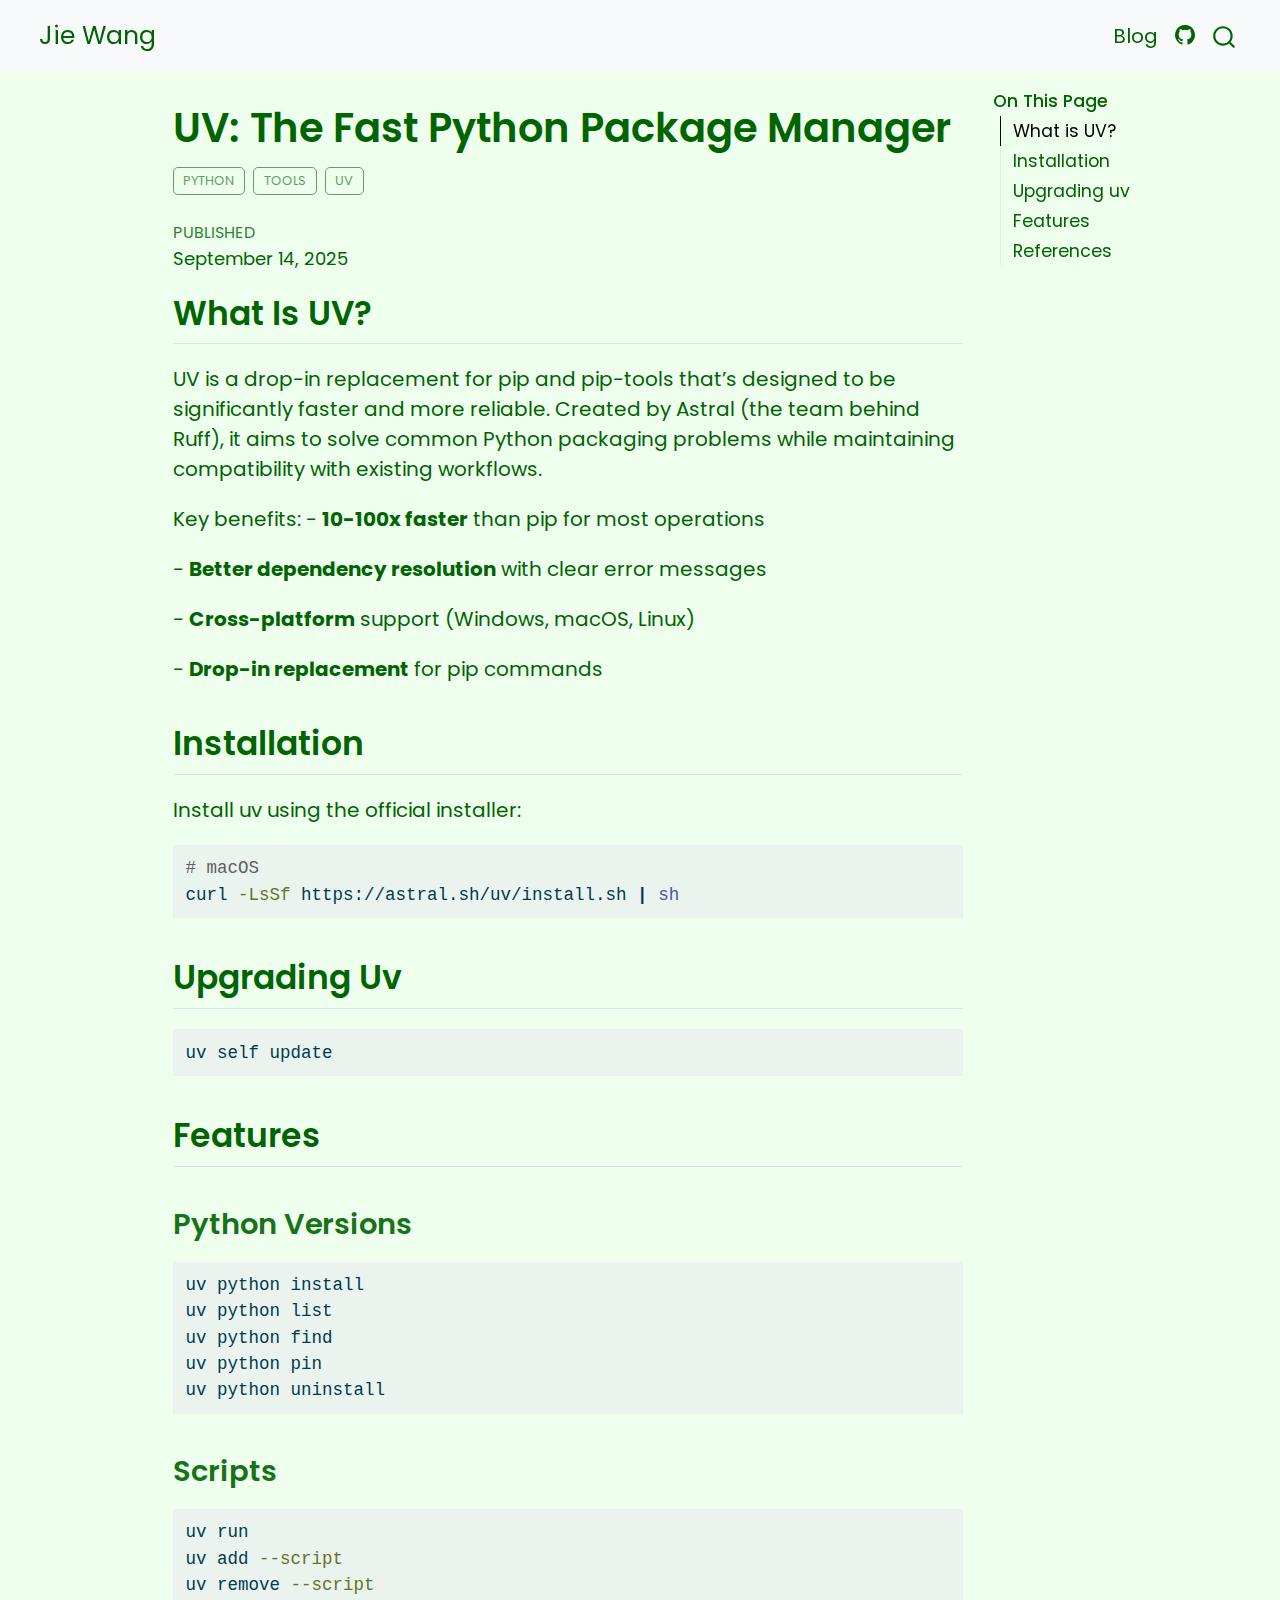
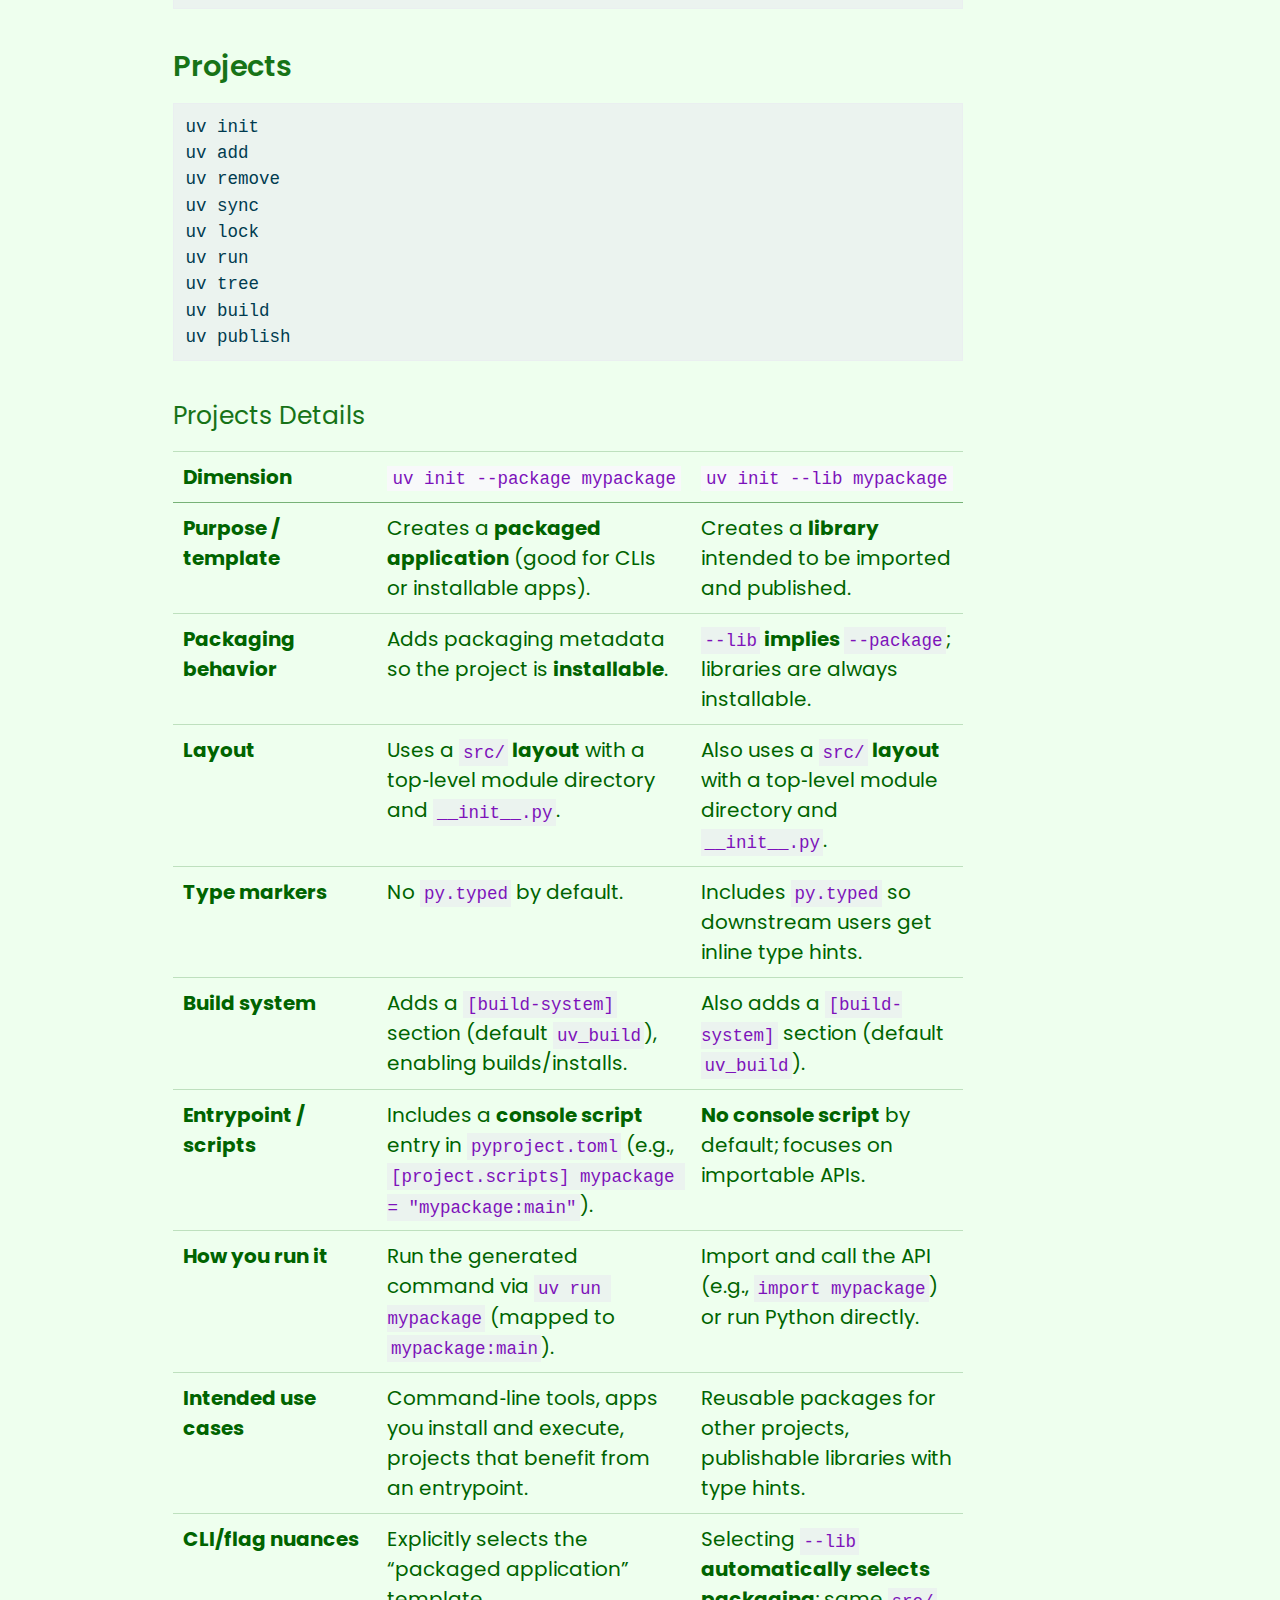
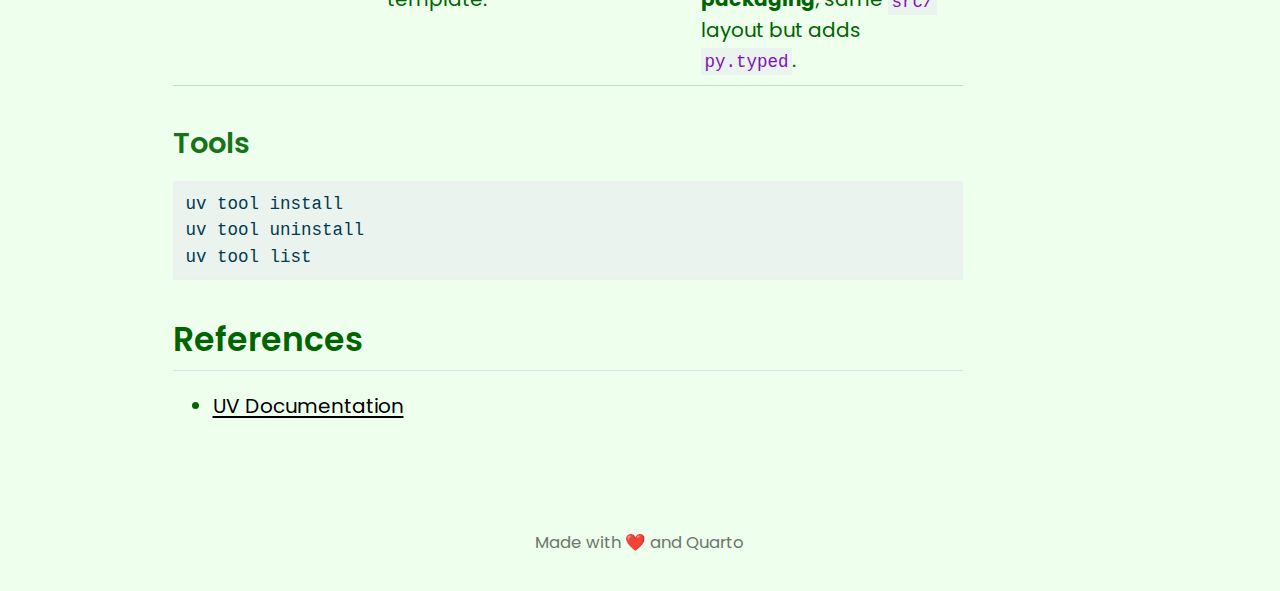
<file: blog/14Sep2025-uv-python-manager/index.html>
<!DOCTYPE html>
<html xmlns="http://www.w3.org/1999/xhtml" lang="en" xml:lang="en"><head>

<meta charset="utf-8">
<meta name="generator" content="quarto-1.8.24">

<meta name="viewport" content="width=device-width, initial-scale=1.0, user-scalable=yes">

<meta name="dcterms.date" content="2025-09-14">

<title>UV: The Fast Python Package Manager – Home</title>
<style>
code{white-space: pre-wrap;}
span.smallcaps{font-variant: small-caps;}
div.columns{display: flex; gap: min(4vw, 1.5em);}
div.column{flex: auto; overflow-x: auto;}
div.hanging-indent{margin-left: 1.5em; text-indent: -1.5em;}
ul.task-list{list-style: none;}
ul.task-list li input[type="checkbox"] {
  width: 0.8em;
  margin: 0 0.8em 0.2em -1em; /* quarto-specific, see https://github.com/quarto-dev/quarto-cli/issues/4556 */ 
  vertical-align: middle;
}
/* CSS for syntax highlighting */
html { -webkit-text-size-adjust: 100%; }
pre > code.sourceCode { white-space: pre; position: relative; }
pre > code.sourceCode > span { display: inline-block; line-height: 1.25; }
pre > code.sourceCode > span:empty { height: 1.2em; }
.sourceCode { overflow: visible; }
code.sourceCode > span { color: inherit; text-decoration: inherit; }
div.sourceCode { margin: 1em 0; }
pre.sourceCode { margin: 0; }
@media screen {
div.sourceCode { overflow: auto; }
}
@media print {
pre > code.sourceCode { white-space: pre-wrap; }
pre > code.sourceCode > span { text-indent: -5em; padding-left: 5em; }
}
pre.numberSource code
  { counter-reset: source-line 0; }
pre.numberSource code > span
  { position: relative; left: -4em; counter-increment: source-line; }
pre.numberSource code > span > a:first-child::before
  { content: counter(source-line);
    position: relative; left: -1em; text-align: right; vertical-align: baseline;
    border: none; display: inline-block;
    -webkit-touch-callout: none; -webkit-user-select: none;
    -khtml-user-select: none; -moz-user-select: none;
    -ms-user-select: none; user-select: none;
    padding: 0 4px; width: 4em;
  }
pre.numberSource { margin-left: 3em;  padding-left: 4px; }
div.sourceCode
  {   }
@media screen {
pre > code.sourceCode > span > a:first-child::before { text-decoration: underline; }
}
</style>


<script src="../../site_libs/quarto-nav/quarto-nav.js"></script>
<script src="../../site_libs/quarto-nav/headroom.min.js"></script>
<script src="../../site_libs/clipboard/clipboard.min.js"></script>
<script src="../../site_libs/quarto-search/autocomplete.umd.js"></script>
<script src="../../site_libs/quarto-search/fuse.min.js"></script>
<script src="../../site_libs/quarto-search/quarto-search.js"></script>
<meta name="quarto:offset" content="../../">
<script src="../../site_libs/quarto-html/quarto.js" type="module"></script>
<script src="../../site_libs/quarto-html/tabsets/tabsets.js" type="module"></script>
<script src="../../site_libs/quarto-html/axe/axe-check.js" type="module"></script>
<script src="../../site_libs/quarto-html/popper.min.js"></script>
<script src="../../site_libs/quarto-html/tippy.umd.min.js"></script>
<script src="../../site_libs/quarto-html/anchor.min.js"></script>
<link href="../../site_libs/quarto-html/tippy.css" rel="stylesheet">
<link href="../../site_libs/quarto-html/quarto-syntax-highlighting-dc55a5b9e770e841cd82e46aadbfb9b0.css" rel="stylesheet" id="quarto-text-highlighting-styles">
<script src="../../site_libs/bootstrap/bootstrap.min.js"></script>
<link href="../../site_libs/bootstrap/bootstrap-icons.css" rel="stylesheet">
<link href="../../site_libs/bootstrap/bootstrap-a46a0cf5a4b8d64c0118effb78ff2aea.min.css" rel="stylesheet" append-hash="true" id="quarto-bootstrap" data-mode="light">
<script id="quarto-search-options" type="application/json">{
  "location": "navbar",
  "copy-button": false,
  "collapse-after": 3,
  "panel-placement": "end",
  "type": "overlay",
  "limit": 50,
  "keyboard-shortcut": [
    "f",
    "/",
    "s"
  ],
  "show-item-context": false,
  "language": {
    "search-no-results-text": "No results",
    "search-matching-documents-text": "matching documents",
    "search-copy-link-title": "Copy link to search",
    "search-hide-matches-text": "Hide additional matches",
    "search-more-match-text": "more match in this document",
    "search-more-matches-text": "more matches in this document",
    "search-clear-button-title": "Clear",
    "search-text-placeholder": "",
    "search-detached-cancel-button-title": "Cancel",
    "search-submit-button-title": "Submit",
    "search-label": "Search"
  }
}</script>


<meta property="og:title" content="UV: The Fast Python Package Manager – Home">
<meta property="og:description" content="">
<meta property="og:site_name" content="Home">
</head>

<body class="nav-fixed quarto-light">

<div id="quarto-search-results"></div>
  <header id="quarto-header" class="headroom fixed-top">
    <nav class="navbar navbar-expand-lg " data-bs-theme="dark">
      <div class="navbar-container container-fluid">
      <div class="navbar-brand-container mx-auto">
    <a href="../../index.html" class="navbar-brand navbar-brand-logo">
    </a>
    <a class="navbar-brand" href="../../index.html">
    <span class="navbar-title">Jie Wang</span>
    </a>
  </div>
            <div id="quarto-search" class="" title="Search"></div>
          <button class="navbar-toggler" type="button" data-bs-toggle="collapse" data-bs-target="#navbarCollapse" aria-controls="navbarCollapse" role="menu" aria-expanded="false" aria-label="Toggle navigation" onclick="if (window.quartoToggleHeadroom) { window.quartoToggleHeadroom(); }">
  <span class="navbar-toggler-icon"></span>
</button>
          <div class="collapse navbar-collapse" id="navbarCollapse">
            <ul class="navbar-nav navbar-nav-scroll ms-auto">
  <li class="nav-item">
    <a class="nav-link" href="../../blog/index.html"> 
<span class="menu-text">Blog</span></a>
  </li>  
</ul>
          </div> <!-- /navcollapse -->
            <div class="quarto-navbar-tools">
    <a href="https://github.com/ifendo" title="" class="quarto-navigation-tool px-1" aria-label=""><i class="bi bi-github"></i></a>
</div>
      </div> <!-- /container-fluid -->
    </nav>
</header>
<!-- content -->
<div id="quarto-content" class="quarto-container page-columns page-rows-contents page-layout-article page-navbar">
<!-- sidebar -->
<!-- margin-sidebar -->
    <div id="quarto-margin-sidebar" class="sidebar margin-sidebar">
        <nav id="TOC" role="doc-toc" class="toc-active">
    <h2 id="toc-title">On this page</h2>
   
  <ul>
  <li><a href="#what-is-uv" id="toc-what-is-uv" class="nav-link active" data-scroll-target="#what-is-uv">What is UV?</a></li>
  <li><a href="#installation" id="toc-installation" class="nav-link" data-scroll-target="#installation">Installation</a></li>
  <li><a href="#upgrading-uv" id="toc-upgrading-uv" class="nav-link" data-scroll-target="#upgrading-uv">Upgrading uv</a></li>
  <li><a href="#features" id="toc-features" class="nav-link" data-scroll-target="#features">Features</a>
  <ul class="collapse">
  <li><a href="#python-versions" id="toc-python-versions" class="nav-link" data-scroll-target="#python-versions">Python versions</a></li>
  <li><a href="#scripts" id="toc-scripts" class="nav-link" data-scroll-target="#scripts">Scripts</a></li>
  <li><a href="#projects" id="toc-projects" class="nav-link" data-scroll-target="#projects">Projects</a></li>
  <li><a href="#tools" id="toc-tools" class="nav-link" data-scroll-target="#tools">Tools</a></li>
  </ul></li>
  <li><a href="#references" id="toc-references" class="nav-link" data-scroll-target="#references">References</a></li>
  </ul>
</nav>
    </div>
<!-- main -->
<main class="content" id="quarto-document-content">

<header id="title-block-header" class="quarto-title-block default">
<div class="quarto-title">
<h1 class="title">UV: The Fast Python Package Manager</h1>
  <div class="quarto-categories">
    <div class="quarto-category">python</div>
    <div class="quarto-category">tools</div>
    <div class="quarto-category">uv</div>
  </div>
  </div>



<div class="quarto-title-meta">

    
    <div>
    <div class="quarto-title-meta-heading">Published</div>
    <div class="quarto-title-meta-contents">
      <p class="date">September 14, 2025</p>
    </div>
  </div>
  
    
  </div>
  


</header>


<section id="what-is-uv" class="level2">
<h2 class="anchored" data-anchor-id="what-is-uv">What is UV?</h2>
<p>UV is a drop-in replacement for pip and pip-tools that’s designed to be significantly faster and more reliable. Created by Astral (the team behind Ruff), it aims to solve common Python packaging problems while maintaining compatibility with existing workflows.</p>
<p>Key benefits: - <strong>10-100x faster</strong> than pip for most operations</p>
<p>- <strong>Better dependency resolution</strong> with clear error messages</p>
<p>- <strong>Cross-platform</strong> support (Windows, macOS, Linux)</p>
<p>- <strong>Drop-in replacement</strong> for pip commands</p>
</section>
<section id="installation" class="level2">
<h2 class="anchored" data-anchor-id="installation">Installation</h2>
<p>Install uv using the official installer:</p>
<div class="code-copy-outer-scaffold"><div class="sourceCode" id="cb1"><pre class="sourceCode bash code-with-copy"><code class="sourceCode bash"><span id="cb1-1"><a href="#cb1-1" aria-hidden="true" tabindex="-1"></a><span class="co"># macOS</span></span>
<span id="cb1-2"><a href="#cb1-2" aria-hidden="true" tabindex="-1"></a><span class="ex">curl</span> <span class="at">-LsSf</span> https://astral.sh/uv/install.sh <span class="kw">|</span> <span class="fu">sh</span></span></code></pre></div><button title="Copy to Clipboard" class="code-copy-button"><i class="bi"></i></button></div>
</section>
<section id="upgrading-uv" class="level2">
<h2 class="anchored" data-anchor-id="upgrading-uv">Upgrading uv</h2>
<div class="code-copy-outer-scaffold"><div class="sourceCode" id="cb2"><pre class="sourceCode bash code-with-copy"><code class="sourceCode bash"><span id="cb2-1"><a href="#cb2-1" aria-hidden="true" tabindex="-1"></a><span class="ex">uv</span> self update</span></code></pre></div><button title="Copy to Clipboard" class="code-copy-button"><i class="bi"></i></button></div>
</section>
<section id="features" class="level2">
<h2 class="anchored" data-anchor-id="features">Features</h2>
<section id="python-versions" class="level3">
<h3 class="anchored" data-anchor-id="python-versions">Python versions</h3>
<div class="code-copy-outer-scaffold"><div class="sourceCode" id="cb3"><pre class="sourceCode bash code-with-copy"><code class="sourceCode bash"><span id="cb3-1"><a href="#cb3-1" aria-hidden="true" tabindex="-1"></a><span class="ex">uv</span> python install</span>
<span id="cb3-2"><a href="#cb3-2" aria-hidden="true" tabindex="-1"></a><span class="ex">uv</span> python list</span>
<span id="cb3-3"><a href="#cb3-3" aria-hidden="true" tabindex="-1"></a><span class="ex">uv</span> python find</span>
<span id="cb3-4"><a href="#cb3-4" aria-hidden="true" tabindex="-1"></a><span class="ex">uv</span> python pin</span>
<span id="cb3-5"><a href="#cb3-5" aria-hidden="true" tabindex="-1"></a><span class="ex">uv</span> python uninstall</span></code></pre></div><button title="Copy to Clipboard" class="code-copy-button"><i class="bi"></i></button></div>
</section>
<section id="scripts" class="level3">
<h3 class="anchored" data-anchor-id="scripts">Scripts</h3>
<div class="code-copy-outer-scaffold"><div class="sourceCode" id="cb4"><pre class="sourceCode bash code-with-copy"><code class="sourceCode bash"><span id="cb4-1"><a href="#cb4-1" aria-hidden="true" tabindex="-1"></a><span class="ex">uv</span> run</span>
<span id="cb4-2"><a href="#cb4-2" aria-hidden="true" tabindex="-1"></a><span class="ex">uv</span> add <span class="at">--script</span></span>
<span id="cb4-3"><a href="#cb4-3" aria-hidden="true" tabindex="-1"></a><span class="ex">uv</span> remove <span class="at">--script</span></span></code></pre></div><button title="Copy to Clipboard" class="code-copy-button"><i class="bi"></i></button></div>
</section>
<section id="projects" class="level3">
<h3 class="anchored" data-anchor-id="projects">Projects</h3>
<div class="code-copy-outer-scaffold"><div class="sourceCode" id="cb5"><pre class="sourceCode bash code-with-copy"><code class="sourceCode bash"><span id="cb5-1"><a href="#cb5-1" aria-hidden="true" tabindex="-1"></a><span class="ex">uv</span> init</span>
<span id="cb5-2"><a href="#cb5-2" aria-hidden="true" tabindex="-1"></a><span class="ex">uv</span> add</span>
<span id="cb5-3"><a href="#cb5-3" aria-hidden="true" tabindex="-1"></a><span class="ex">uv</span> remove</span>
<span id="cb5-4"><a href="#cb5-4" aria-hidden="true" tabindex="-1"></a><span class="ex">uv</span> sync</span>
<span id="cb5-5"><a href="#cb5-5" aria-hidden="true" tabindex="-1"></a><span class="ex">uv</span> lock</span>
<span id="cb5-6"><a href="#cb5-6" aria-hidden="true" tabindex="-1"></a><span class="ex">uv</span> run</span>
<span id="cb5-7"><a href="#cb5-7" aria-hidden="true" tabindex="-1"></a><span class="ex">uv</span> tree</span>
<span id="cb5-8"><a href="#cb5-8" aria-hidden="true" tabindex="-1"></a><span class="ex">uv</span> build</span>
<span id="cb5-9"><a href="#cb5-9" aria-hidden="true" tabindex="-1"></a><span class="ex">uv</span> publish</span></code></pre></div><button title="Copy to Clipboard" class="code-copy-button"><i class="bi"></i></button></div>
<section id="projects-details" class="level4">
<h4 class="anchored" data-anchor-id="projects-details">Projects details</h4>
<table class="caption-top table">
<colgroup>
<col style="width: 33%">
<col style="width: 33%">
<col style="width: 33%">
</colgroup>
<thead>
<tr class="header">
<th>Dimension</th>
<th><code>uv init --package mypackage</code></th>
<th><code>uv init --lib mypackage</code></th>
</tr>
</thead>
<tbody>
<tr class="odd">
<td><strong>Purpose / template</strong></td>
<td>Creates a <strong>packaged application</strong> (good for CLIs or installable apps).</td>
<td>Creates a <strong>library</strong> intended to be imported and published.</td>
</tr>
<tr class="even">
<td><strong>Packaging behavior</strong></td>
<td>Adds packaging metadata so the project is <strong>installable</strong>.</td>
<td><strong><code>--lib</code> implies <code>--package</code></strong>; libraries are always installable.</td>
</tr>
<tr class="odd">
<td><strong>Layout</strong></td>
<td>Uses a <strong><code>src/</code> layout</strong> with a top‑level module directory and <code>__init__.py</code>.</td>
<td>Also uses a <strong><code>src/</code> layout</strong> with a top‑level module directory and <code>__init__.py</code>.</td>
</tr>
<tr class="even">
<td><strong>Type markers</strong></td>
<td>No <code>py.typed</code> by default.</td>
<td>Includes <strong><code>py.typed</code></strong> so downstream users get inline type hints.</td>
</tr>
<tr class="odd">
<td><strong>Build system</strong></td>
<td>Adds a <code>[build-system]</code> section (default <code>uv_build</code>), enabling builds/installs.</td>
<td>Also adds a <code>[build-system]</code> section (default <code>uv_build</code>).</td>
</tr>
<tr class="even">
<td><strong>Entrypoint / scripts</strong></td>
<td>Includes a <strong>console script</strong> entry in <code>pyproject.toml</code> (e.g., <code>[project.scripts] mypackage = "mypackage:main"</code>).</td>
<td><strong>No console script</strong> by default; focuses on importable APIs.</td>
</tr>
<tr class="odd">
<td><strong>How you run it</strong></td>
<td>Run the generated command via <code>uv run mypackage</code> (mapped to <code>mypackage:main</code>).</td>
<td>Import and call the API (e.g., <code>import mypackage</code>) or run Python directly.</td>
</tr>
<tr class="even">
<td><strong>Intended use cases</strong></td>
<td>Command‑line tools, apps you install and execute, projects that benefit from an entrypoint.</td>
<td>Reusable packages for other projects, publishable libraries with type hints.</td>
</tr>
<tr class="odd">
<td><strong>CLI/flag nuances</strong></td>
<td>Explicitly selects the “packaged application” template.</td>
<td>Selecting <code>--lib</code> <strong>automatically selects packaging</strong>; same <code>src/</code> layout but adds <code>py.typed</code>.</td>
</tr>
</tbody>
</table>
</section>
</section>
<section id="tools" class="level3">
<h3 class="anchored" data-anchor-id="tools">Tools</h3>
<div class="code-copy-outer-scaffold"><div class="sourceCode" id="cb6"><pre class="sourceCode bash code-with-copy"><code class="sourceCode bash"><span id="cb6-1"><a href="#cb6-1" aria-hidden="true" tabindex="-1"></a><span class="ex">uv</span> tool install</span>
<span id="cb6-2"><a href="#cb6-2" aria-hidden="true" tabindex="-1"></a><span class="ex">uv</span> tool uninstall</span>
<span id="cb6-3"><a href="#cb6-3" aria-hidden="true" tabindex="-1"></a><span class="ex">uv</span> tool list</span></code></pre></div><button title="Copy to Clipboard" class="code-copy-button"><i class="bi"></i></button></div>
</section>
</section>
<section id="references" class="level2">
<h2 class="anchored" data-anchor-id="references">References</h2>
<ul>
<li><a href="https://docs.astral.sh/uv/">UV Documentation</a></li>
</ul>


</section>

</main> <!-- /main -->
<script id="quarto-html-after-body" type="application/javascript">
  window.document.addEventListener("DOMContentLoaded", function (event) {
    const icon = "";
    const anchorJS = new window.AnchorJS();
    anchorJS.options = {
      placement: 'right',
      icon: icon
    };
    anchorJS.add('.anchored');
    const isCodeAnnotation = (el) => {
      for (const clz of el.classList) {
        if (clz.startsWith('code-annotation-')) {                     
          return true;
        }
      }
      return false;
    }
    const onCopySuccess = function(e) {
      // button target
      const button = e.trigger;
      // don't keep focus
      button.blur();
      // flash "checked"
      button.classList.add('code-copy-button-checked');
      var currentTitle = button.getAttribute("title");
      button.setAttribute("title", "Copied!");
      let tooltip;
      if (window.bootstrap) {
        button.setAttribute("data-bs-toggle", "tooltip");
        button.setAttribute("data-bs-placement", "left");
        button.setAttribute("data-bs-title", "Copied!");
        tooltip = new bootstrap.Tooltip(button, 
          { trigger: "manual", 
            customClass: "code-copy-button-tooltip",
            offset: [0, -8]});
        tooltip.show();    
      }
      setTimeout(function() {
        if (tooltip) {
          tooltip.hide();
          button.removeAttribute("data-bs-title");
          button.removeAttribute("data-bs-toggle");
          button.removeAttribute("data-bs-placement");
        }
        button.setAttribute("title", currentTitle);
        button.classList.remove('code-copy-button-checked');
      }, 1000);
      // clear code selection
      e.clearSelection();
    }
    const getTextToCopy = function(trigger) {
      const outerScaffold = trigger.parentElement.cloneNode(true);
      const codeEl = outerScaffold.querySelector('code');
      for (const childEl of codeEl.children) {
        if (isCodeAnnotation(childEl)) {
          childEl.remove();
        }
      }
      return codeEl.innerText;
    }
    const clipboard = new window.ClipboardJS('.code-copy-button:not([data-in-quarto-modal])', {
      text: getTextToCopy
    });
    clipboard.on('success', onCopySuccess);
    if (window.document.getElementById('quarto-embedded-source-code-modal')) {
      const clipboardModal = new window.ClipboardJS('.code-copy-button[data-in-quarto-modal]', {
        text: getTextToCopy,
        container: window.document.getElementById('quarto-embedded-source-code-modal')
      });
      clipboardModal.on('success', onCopySuccess);
    }
      var localhostRegex = new RegExp(/^(?:http|https):\/\/localhost\:?[0-9]*\//);
      var mailtoRegex = new RegExp(/^mailto:/);
        var filterRegex = new RegExp("https:\/\/ifendo\.github\.io\/");
      var isInternal = (href) => {
          return filterRegex.test(href) || localhostRegex.test(href) || mailtoRegex.test(href);
      }
      // Inspect non-navigation links and adorn them if external
     var links = window.document.querySelectorAll('a[href]:not(.nav-link):not(.navbar-brand):not(.toc-action):not(.sidebar-link):not(.sidebar-item-toggle):not(.pagination-link):not(.no-external):not([aria-hidden]):not(.dropdown-item):not(.quarto-navigation-tool):not(.about-link)');
      for (var i=0; i<links.length; i++) {
        const link = links[i];
        if (!isInternal(link.href)) {
          // undo the damage that might have been done by quarto-nav.js in the case of
          // links that we want to consider external
          if (link.dataset.originalHref !== undefined) {
            link.href = link.dataset.originalHref;
          }
        }
      }
    function tippyHover(el, contentFn, onTriggerFn, onUntriggerFn) {
      const config = {
        allowHTML: true,
        maxWidth: 500,
        delay: 100,
        arrow: false,
        appendTo: function(el) {
            return el.parentElement;
        },
        interactive: true,
        interactiveBorder: 10,
        theme: 'quarto',
        placement: 'bottom-start',
      };
      if (contentFn) {
        config.content = contentFn;
      }
      if (onTriggerFn) {
        config.onTrigger = onTriggerFn;
      }
      if (onUntriggerFn) {
        config.onUntrigger = onUntriggerFn;
      }
      window.tippy(el, config); 
    }
    const noterefs = window.document.querySelectorAll('a[role="doc-noteref"]');
    for (var i=0; i<noterefs.length; i++) {
      const ref = noterefs[i];
      tippyHover(ref, function() {
        // use id or data attribute instead here
        let href = ref.getAttribute('data-footnote-href') || ref.getAttribute('href');
        try { href = new URL(href).hash; } catch {}
        const id = href.replace(/^#\/?/, "");
        const note = window.document.getElementById(id);
        if (note) {
          return note.innerHTML;
        } else {
          return "";
        }
      });
    }
    const xrefs = window.document.querySelectorAll('a.quarto-xref');
    const processXRef = (id, note) => {
      // Strip column container classes
      const stripColumnClz = (el) => {
        el.classList.remove("page-full", "page-columns");
        if (el.children) {
          for (const child of el.children) {
            stripColumnClz(child);
          }
        }
      }
      stripColumnClz(note)
      if (id === null || id.startsWith('sec-')) {
        // Special case sections, only their first couple elements
        const container = document.createElement("div");
        if (note.children && note.children.length > 2) {
          container.appendChild(note.children[0].cloneNode(true));
          for (let i = 1; i < note.children.length; i++) {
            const child = note.children[i];
            if (child.tagName === "P" && child.innerText === "") {
              continue;
            } else {
              container.appendChild(child.cloneNode(true));
              break;
            }
          }
          if (window.Quarto?.typesetMath) {
            window.Quarto.typesetMath(container);
          }
          return container.innerHTML
        } else {
          if (window.Quarto?.typesetMath) {
            window.Quarto.typesetMath(note);
          }
          return note.innerHTML;
        }
      } else {
        // Remove any anchor links if they are present
        const anchorLink = note.querySelector('a.anchorjs-link');
        if (anchorLink) {
          anchorLink.remove();
        }
        if (window.Quarto?.typesetMath) {
          window.Quarto.typesetMath(note);
        }
        if (note.classList.contains("callout")) {
          return note.outerHTML;
        } else {
          return note.innerHTML;
        }
      }
    }
    for (var i=0; i<xrefs.length; i++) {
      const xref = xrefs[i];
      tippyHover(xref, undefined, function(instance) {
        instance.disable();
        let url = xref.getAttribute('href');
        let hash = undefined; 
        if (url.startsWith('#')) {
          hash = url;
        } else {
          try { hash = new URL(url).hash; } catch {}
        }
        if (hash) {
          const id = hash.replace(/^#\/?/, "");
          const note = window.document.getElementById(id);
          if (note !== null) {
            try {
              const html = processXRef(id, note.cloneNode(true));
              instance.setContent(html);
            } finally {
              instance.enable();
              instance.show();
            }
          } else {
            // See if we can fetch this
            fetch(url.split('#')[0])
            .then(res => res.text())
            .then(html => {
              const parser = new DOMParser();
              const htmlDoc = parser.parseFromString(html, "text/html");
              const note = htmlDoc.getElementById(id);
              if (note !== null) {
                const html = processXRef(id, note);
                instance.setContent(html);
              } 
            }).finally(() => {
              instance.enable();
              instance.show();
            });
          }
        } else {
          // See if we can fetch a full url (with no hash to target)
          // This is a special case and we should probably do some content thinning / targeting
          fetch(url)
          .then(res => res.text())
          .then(html => {
            const parser = new DOMParser();
            const htmlDoc = parser.parseFromString(html, "text/html");
            const note = htmlDoc.querySelector('main.content');
            if (note !== null) {
              // This should only happen for chapter cross references
              // (since there is no id in the URL)
              // remove the first header
              if (note.children.length > 0 && note.children[0].tagName === "HEADER") {
                note.children[0].remove();
              }
              const html = processXRef(null, note);
              instance.setContent(html);
            } 
          }).finally(() => {
            instance.enable();
            instance.show();
          });
        }
      }, function(instance) {
      });
    }
        let selectedAnnoteEl;
        const selectorForAnnotation = ( cell, annotation) => {
          let cellAttr = 'data-code-cell="' + cell + '"';
          let lineAttr = 'data-code-annotation="' +  annotation + '"';
          const selector = 'span[' + cellAttr + '][' + lineAttr + ']';
          return selector;
        }
        const selectCodeLines = (annoteEl) => {
          const doc = window.document;
          const targetCell = annoteEl.getAttribute("data-target-cell");
          const targetAnnotation = annoteEl.getAttribute("data-target-annotation");
          const annoteSpan = window.document.querySelector(selectorForAnnotation(targetCell, targetAnnotation));
          const lines = annoteSpan.getAttribute("data-code-lines").split(",");
          const lineIds = lines.map((line) => {
            return targetCell + "-" + line;
          })
          let top = null;
          let height = null;
          let parent = null;
          if (lineIds.length > 0) {
              //compute the position of the single el (top and bottom and make a div)
              const el = window.document.getElementById(lineIds[0]);
              top = el.offsetTop;
              height = el.offsetHeight;
              parent = el.parentElement.parentElement;
            if (lineIds.length > 1) {
              const lastEl = window.document.getElementById(lineIds[lineIds.length - 1]);
              const bottom = lastEl.offsetTop + lastEl.offsetHeight;
              height = bottom - top;
            }
            if (top !== null && height !== null && parent !== null) {
              // cook up a div (if necessary) and position it 
              let div = window.document.getElementById("code-annotation-line-highlight");
              if (div === null) {
                div = window.document.createElement("div");
                div.setAttribute("id", "code-annotation-line-highlight");
                div.style.position = 'absolute';
                parent.appendChild(div);
              }
              div.style.top = top - 2 + "px";
              div.style.height = height + 4 + "px";
              div.style.left = 0;
              let gutterDiv = window.document.getElementById("code-annotation-line-highlight-gutter");
              if (gutterDiv === null) {
                gutterDiv = window.document.createElement("div");
                gutterDiv.setAttribute("id", "code-annotation-line-highlight-gutter");
                gutterDiv.style.position = 'absolute';
                const codeCell = window.document.getElementById(targetCell);
                const gutter = codeCell.querySelector('.code-annotation-gutter');
                gutter.appendChild(gutterDiv);
              }
              gutterDiv.style.top = top - 2 + "px";
              gutterDiv.style.height = height + 4 + "px";
            }
            selectedAnnoteEl = annoteEl;
          }
        };
        const unselectCodeLines = () => {
          const elementsIds = ["code-annotation-line-highlight", "code-annotation-line-highlight-gutter"];
          elementsIds.forEach((elId) => {
            const div = window.document.getElementById(elId);
            if (div) {
              div.remove();
            }
          });
          selectedAnnoteEl = undefined;
        };
          // Handle positioning of the toggle
      window.addEventListener(
        "resize",
        throttle(() => {
          elRect = undefined;
          if (selectedAnnoteEl) {
            selectCodeLines(selectedAnnoteEl);
          }
        }, 10)
      );
      function throttle(fn, ms) {
      let throttle = false;
      let timer;
        return (...args) => {
          if(!throttle) { // first call gets through
              fn.apply(this, args);
              throttle = true;
          } else { // all the others get throttled
              if(timer) clearTimeout(timer); // cancel #2
              timer = setTimeout(() => {
                fn.apply(this, args);
                timer = throttle = false;
              }, ms);
          }
        };
      }
        // Attach click handler to the DT
        const annoteDls = window.document.querySelectorAll('dt[data-target-cell]');
        for (const annoteDlNode of annoteDls) {
          annoteDlNode.addEventListener('click', (event) => {
            const clickedEl = event.target;
            if (clickedEl !== selectedAnnoteEl) {
              unselectCodeLines();
              const activeEl = window.document.querySelector('dt[data-target-cell].code-annotation-active');
              if (activeEl) {
                activeEl.classList.remove('code-annotation-active');
              }
              selectCodeLines(clickedEl);
              clickedEl.classList.add('code-annotation-active');
            } else {
              // Unselect the line
              unselectCodeLines();
              clickedEl.classList.remove('code-annotation-active');
            }
          });
        }
    const findCites = (el) => {
      const parentEl = el.parentElement;
      if (parentEl) {
        const cites = parentEl.dataset.cites;
        if (cites) {
          return {
            el,
            cites: cites.split(' ')
          };
        } else {
          return findCites(el.parentElement)
        }
      } else {
        return undefined;
      }
    };
    var bibliorefs = window.document.querySelectorAll('a[role="doc-biblioref"]');
    for (var i=0; i<bibliorefs.length; i++) {
      const ref = bibliorefs[i];
      const citeInfo = findCites(ref);
      if (citeInfo) {
        tippyHover(citeInfo.el, function() {
          var popup = window.document.createElement('div');
          citeInfo.cites.forEach(function(cite) {
            var citeDiv = window.document.createElement('div');
            citeDiv.classList.add('hanging-indent');
            citeDiv.classList.add('csl-entry');
            var biblioDiv = window.document.getElementById('ref-' + cite);
            if (biblioDiv) {
              citeDiv.innerHTML = biblioDiv.innerHTML;
            }
            popup.appendChild(citeDiv);
          });
          return popup.innerHTML;
        });
      }
    }
  });
  </script>
</div> <!-- /content -->
<footer class="footer">
  <div class="nav-footer">
    <div class="nav-footer-left">
      &nbsp;
    </div>   
    <div class="nav-footer-center">
<p>Made with ❤️ and Quarto</p>
</div>
    <div class="nav-footer-right">
      &nbsp;
    </div>
  </div>
</footer>




</body></html>
</file>
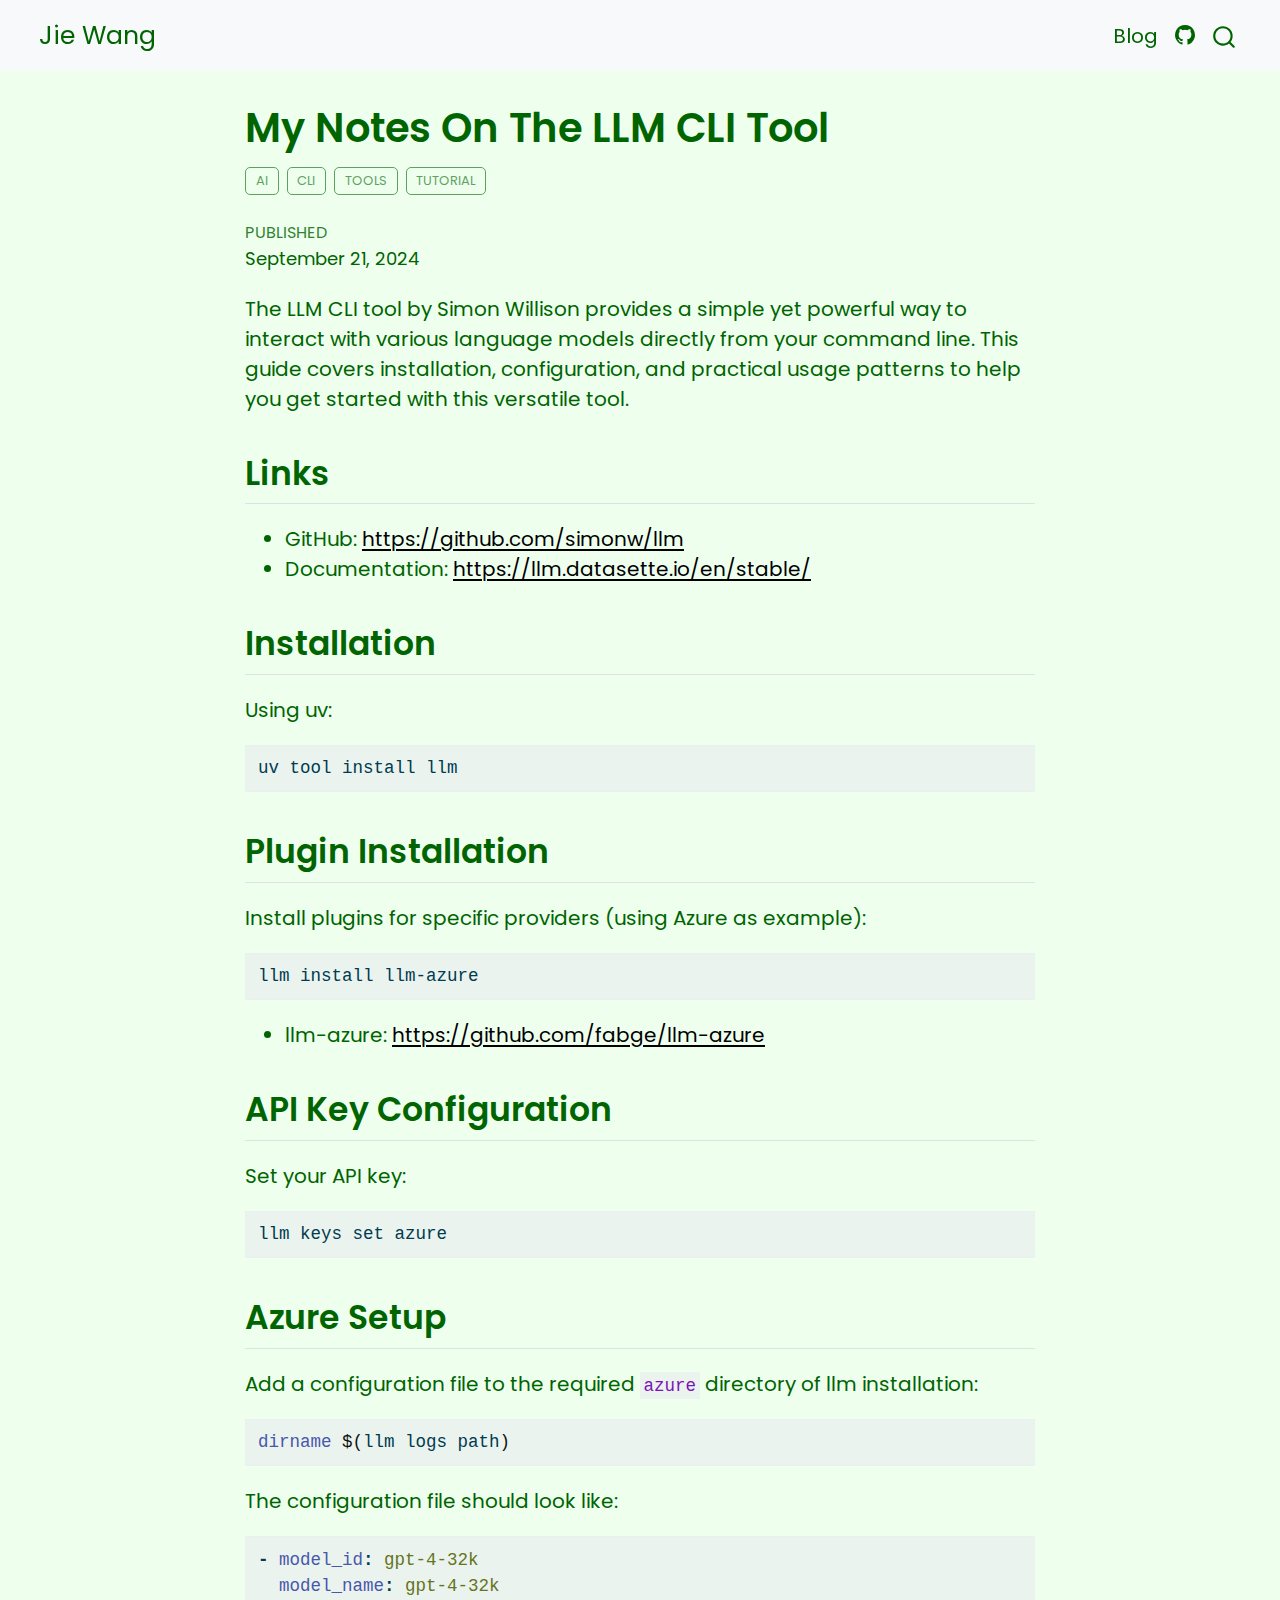
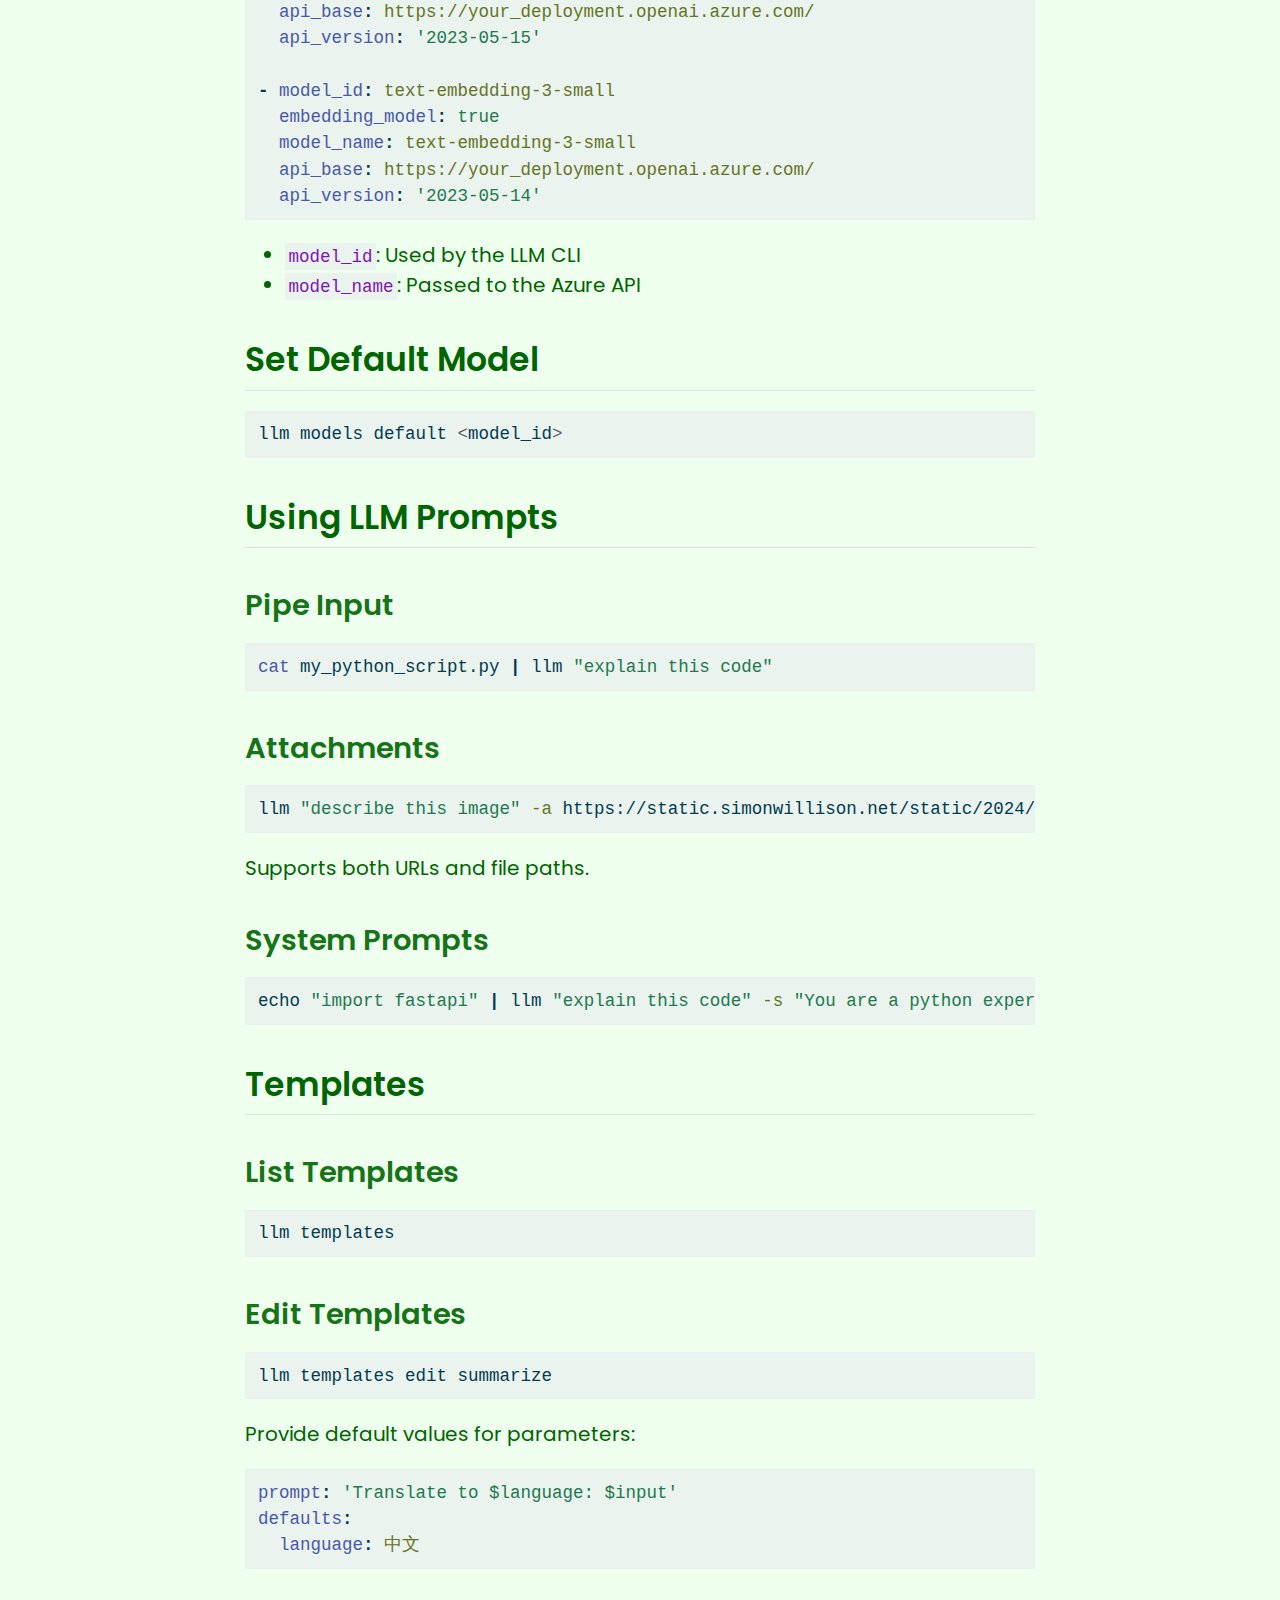
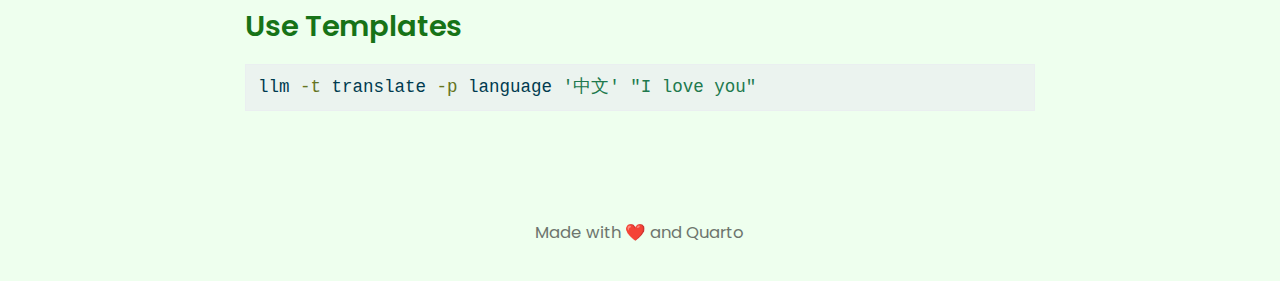
<file: blog/21Sep2024-llm-cli-notes/index.html>
<!DOCTYPE html>
<html xmlns="http://www.w3.org/1999/xhtml" lang="en" xml:lang="en"><head>

<meta charset="utf-8">
<meta name="generator" content="quarto-1.8.24">

<meta name="viewport" content="width=device-width, initial-scale=1.0, user-scalable=yes">

<meta name="dcterms.date" content="2024-09-21">

<title>My Notes on the LLM CLI Tool – Home</title>
<style>
code{white-space: pre-wrap;}
span.smallcaps{font-variant: small-caps;}
div.columns{display: flex; gap: min(4vw, 1.5em);}
div.column{flex: auto; overflow-x: auto;}
div.hanging-indent{margin-left: 1.5em; text-indent: -1.5em;}
ul.task-list{list-style: none;}
ul.task-list li input[type="checkbox"] {
  width: 0.8em;
  margin: 0 0.8em 0.2em -1em; /* quarto-specific, see https://github.com/quarto-dev/quarto-cli/issues/4556 */ 
  vertical-align: middle;
}
/* CSS for syntax highlighting */
html { -webkit-text-size-adjust: 100%; }
pre > code.sourceCode { white-space: pre; position: relative; }
pre > code.sourceCode > span { display: inline-block; line-height: 1.25; }
pre > code.sourceCode > span:empty { height: 1.2em; }
.sourceCode { overflow: visible; }
code.sourceCode > span { color: inherit; text-decoration: inherit; }
div.sourceCode { margin: 1em 0; }
pre.sourceCode { margin: 0; }
@media screen {
div.sourceCode { overflow: auto; }
}
@media print {
pre > code.sourceCode { white-space: pre-wrap; }
pre > code.sourceCode > span { text-indent: -5em; padding-left: 5em; }
}
pre.numberSource code
  { counter-reset: source-line 0; }
pre.numberSource code > span
  { position: relative; left: -4em; counter-increment: source-line; }
pre.numberSource code > span > a:first-child::before
  { content: counter(source-line);
    position: relative; left: -1em; text-align: right; vertical-align: baseline;
    border: none; display: inline-block;
    -webkit-touch-callout: none; -webkit-user-select: none;
    -khtml-user-select: none; -moz-user-select: none;
    -ms-user-select: none; user-select: none;
    padding: 0 4px; width: 4em;
  }
pre.numberSource { margin-left: 3em;  padding-left: 4px; }
div.sourceCode
  {   }
@media screen {
pre > code.sourceCode > span > a:first-child::before { text-decoration: underline; }
}
</style>


<script src="../../site_libs/quarto-nav/quarto-nav.js"></script>
<script src="../../site_libs/quarto-nav/headroom.min.js"></script>
<script src="../../site_libs/clipboard/clipboard.min.js"></script>
<script src="../../site_libs/quarto-search/autocomplete.umd.js"></script>
<script src="../../site_libs/quarto-search/fuse.min.js"></script>
<script src="../../site_libs/quarto-search/quarto-search.js"></script>
<meta name="quarto:offset" content="../../">
<script src="../../site_libs/quarto-html/quarto.js" type="module"></script>
<script src="../../site_libs/quarto-html/tabsets/tabsets.js" type="module"></script>
<script src="../../site_libs/quarto-html/axe/axe-check.js" type="module"></script>
<script src="../../site_libs/quarto-html/popper.min.js"></script>
<script src="../../site_libs/quarto-html/tippy.umd.min.js"></script>
<script src="../../site_libs/quarto-html/anchor.min.js"></script>
<link href="../../site_libs/quarto-html/tippy.css" rel="stylesheet">
<link href="../../site_libs/quarto-html/quarto-syntax-highlighting-dc55a5b9e770e841cd82e46aadbfb9b0.css" rel="stylesheet" id="quarto-text-highlighting-styles">
<script src="../../site_libs/bootstrap/bootstrap.min.js"></script>
<link href="../../site_libs/bootstrap/bootstrap-icons.css" rel="stylesheet">
<link href="../../site_libs/bootstrap/bootstrap-a46a0cf5a4b8d64c0118effb78ff2aea.min.css" rel="stylesheet" append-hash="true" id="quarto-bootstrap" data-mode="light">
<script id="quarto-search-options" type="application/json">{
  "location": "navbar",
  "copy-button": false,
  "collapse-after": 3,
  "panel-placement": "end",
  "type": "overlay",
  "limit": 50,
  "keyboard-shortcut": [
    "f",
    "/",
    "s"
  ],
  "show-item-context": false,
  "language": {
    "search-no-results-text": "No results",
    "search-matching-documents-text": "matching documents",
    "search-copy-link-title": "Copy link to search",
    "search-hide-matches-text": "Hide additional matches",
    "search-more-match-text": "more match in this document",
    "search-more-matches-text": "more matches in this document",
    "search-clear-button-title": "Clear",
    "search-text-placeholder": "",
    "search-detached-cancel-button-title": "Cancel",
    "search-submit-button-title": "Submit",
    "search-label": "Search"
  }
}</script>


<meta property="og:title" content="My Notes on the LLM CLI Tool – Home">
<meta property="og:description" content="">
<meta property="og:site_name" content="Home">
</head>

<body class="nav-fixed fullcontent quarto-light">

<div id="quarto-search-results"></div>
  <header id="quarto-header" class="headroom fixed-top">
    <nav class="navbar navbar-expand-lg " data-bs-theme="dark">
      <div class="navbar-container container-fluid">
      <div class="navbar-brand-container mx-auto">
    <a href="../../index.html" class="navbar-brand navbar-brand-logo">
    </a>
    <a class="navbar-brand" href="../../index.html">
    <span class="navbar-title">Jie Wang</span>
    </a>
  </div>
            <div id="quarto-search" class="" title="Search"></div>
          <button class="navbar-toggler" type="button" data-bs-toggle="collapse" data-bs-target="#navbarCollapse" aria-controls="navbarCollapse" role="menu" aria-expanded="false" aria-label="Toggle navigation" onclick="if (window.quartoToggleHeadroom) { window.quartoToggleHeadroom(); }">
  <span class="navbar-toggler-icon"></span>
</button>
          <div class="collapse navbar-collapse" id="navbarCollapse">
            <ul class="navbar-nav navbar-nav-scroll ms-auto">
  <li class="nav-item">
    <a class="nav-link" href="../../blog/index.html"> 
<span class="menu-text">Blog</span></a>
  </li>  
</ul>
          </div> <!-- /navcollapse -->
            <div class="quarto-navbar-tools">
    <a href="https://github.com/ifendo" title="" class="quarto-navigation-tool px-1" aria-label=""><i class="bi bi-github"></i></a>
</div>
      </div> <!-- /container-fluid -->
    </nav>
</header>
<!-- content -->
<div id="quarto-content" class="quarto-container page-columns page-rows-contents page-layout-article page-navbar">
<!-- sidebar -->
<!-- margin-sidebar -->
    
<!-- main -->
<main class="content" id="quarto-document-content">

<header id="title-block-header" class="quarto-title-block default">
<div class="quarto-title">
<h1 class="title">My Notes on the LLM CLI Tool</h1>
  <div class="quarto-categories">
    <div class="quarto-category">ai</div>
    <div class="quarto-category">cli</div>
    <div class="quarto-category">tools</div>
    <div class="quarto-category">tutorial</div>
  </div>
  </div>



<div class="quarto-title-meta">

    
    <div>
    <div class="quarto-title-meta-heading">Published</div>
    <div class="quarto-title-meta-contents">
      <p class="date">September 21, 2024</p>
    </div>
  </div>
  
    
  </div>
  


</header>


<p>The LLM CLI tool by Simon Willison provides a simple yet powerful way to interact with various language models directly from your command line. This guide covers installation, configuration, and practical usage patterns to help you get started with this versatile tool.</p>
<section id="links" class="level2">
<h2 class="anchored" data-anchor-id="links">Links</h2>
<ul>
<li>GitHub: <a href="https://github.com/simonw/llm" class="uri">https://github.com/simonw/llm</a></li>
<li>Documentation: <a href="https://llm.datasette.io/en/stable/" class="uri">https://llm.datasette.io/en/stable/</a></li>
</ul>
</section>
<section id="installation" class="level2">
<h2 class="anchored" data-anchor-id="installation">Installation</h2>
<p>Using uv:</p>
<div class="code-copy-outer-scaffold"><div class="sourceCode" id="cb1"><pre class="sourceCode bash code-with-copy"><code class="sourceCode bash"><span id="cb1-1"><a href="#cb1-1" aria-hidden="true" tabindex="-1"></a><span class="ex">uv</span> tool install llm</span></code></pre></div><button title="Copy to Clipboard" class="code-copy-button"><i class="bi"></i></button></div>
</section>
<section id="plugin-installation" class="level2">
<h2 class="anchored" data-anchor-id="plugin-installation">Plugin Installation</h2>
<p>Install plugins for specific providers (using Azure as example):</p>
<div class="code-copy-outer-scaffold"><div class="sourceCode" id="cb2"><pre class="sourceCode bash code-with-copy"><code class="sourceCode bash"><span id="cb2-1"><a href="#cb2-1" aria-hidden="true" tabindex="-1"></a><span class="ex">llm</span> install llm-azure</span></code></pre></div><button title="Copy to Clipboard" class="code-copy-button"><i class="bi"></i></button></div>
<ul>
<li>llm-azure: <a href="https://github.com/fabge/llm-azure" class="uri">https://github.com/fabge/llm-azure</a></li>
</ul>
</section>
<section id="api-key-configuration" class="level2">
<h2 class="anchored" data-anchor-id="api-key-configuration">API Key Configuration</h2>
<p>Set your API key:</p>
<div class="code-copy-outer-scaffold"><div class="sourceCode" id="cb3"><pre class="sourceCode bash code-with-copy"><code class="sourceCode bash"><span id="cb3-1"><a href="#cb3-1" aria-hidden="true" tabindex="-1"></a><span class="ex">llm</span> keys set azure</span></code></pre></div><button title="Copy to Clipboard" class="code-copy-button"><i class="bi"></i></button></div>
</section>
<section id="azure-setup" class="level2">
<h2 class="anchored" data-anchor-id="azure-setup">Azure Setup</h2>
<p>Add a configuration file to the required <code>azure</code> directory of llm installation:</p>
<div class="code-copy-outer-scaffold"><div class="sourceCode" id="cb4"><pre class="sourceCode bash code-with-copy"><code class="sourceCode bash"><span id="cb4-1"><a href="#cb4-1" aria-hidden="true" tabindex="-1"></a><span class="fu">dirname</span> <span class="va">$(</span><span class="ex">llm</span> logs path<span class="va">)</span></span></code></pre></div><button title="Copy to Clipboard" class="code-copy-button"><i class="bi"></i></button></div>
<p>The configuration file should look like:</p>
<div class="code-copy-outer-scaffold"><div class="sourceCode" id="cb5"><pre class="sourceCode yaml code-with-copy"><code class="sourceCode yaml"><span id="cb5-1"><a href="#cb5-1" aria-hidden="true" tabindex="-1"></a><span class="kw">-</span><span class="at"> </span><span class="fu">model_id</span><span class="kw">:</span><span class="at"> gpt-4-32k</span></span>
<span id="cb5-2"><a href="#cb5-2" aria-hidden="true" tabindex="-1"></a><span class="at">  </span><span class="fu">model_name</span><span class="kw">:</span><span class="at"> gpt-4-32k</span></span>
<span id="cb5-3"><a href="#cb5-3" aria-hidden="true" tabindex="-1"></a><span class="at">  </span><span class="fu">api_base</span><span class="kw">:</span><span class="at"> https://your_deployment.openai.azure.com/</span></span>
<span id="cb5-4"><a href="#cb5-4" aria-hidden="true" tabindex="-1"></a><span class="at">  </span><span class="fu">api_version</span><span class="kw">:</span><span class="at"> </span><span class="st">'2023-05-15'</span></span>
<span id="cb5-5"><a href="#cb5-5" aria-hidden="true" tabindex="-1"></a></span>
<span id="cb5-6"><a href="#cb5-6" aria-hidden="true" tabindex="-1"></a><span class="kw">-</span><span class="at"> </span><span class="fu">model_id</span><span class="kw">:</span><span class="at"> text-embedding-3-small</span></span>
<span id="cb5-7"><a href="#cb5-7" aria-hidden="true" tabindex="-1"></a><span class="at">  </span><span class="fu">embedding_model</span><span class="kw">:</span><span class="at"> </span><span class="ch">true</span></span>
<span id="cb5-8"><a href="#cb5-8" aria-hidden="true" tabindex="-1"></a><span class="at">  </span><span class="fu">model_name</span><span class="kw">:</span><span class="at"> text-embedding-3-small</span></span>
<span id="cb5-9"><a href="#cb5-9" aria-hidden="true" tabindex="-1"></a><span class="at">  </span><span class="fu">api_base</span><span class="kw">:</span><span class="at"> https://your_deployment.openai.azure.com/</span></span>
<span id="cb5-10"><a href="#cb5-10" aria-hidden="true" tabindex="-1"></a><span class="at">  </span><span class="fu">api_version</span><span class="kw">:</span><span class="at"> </span><span class="st">'2023-05-14'</span></span></code></pre></div><button title="Copy to Clipboard" class="code-copy-button"><i class="bi"></i></button></div>
<ul>
<li><code>model_id</code>: Used by the LLM CLI</li>
<li><code>model_name</code>: Passed to the Azure API</li>
</ul>
</section>
<section id="set-default-model" class="level2">
<h2 class="anchored" data-anchor-id="set-default-model">Set Default Model</h2>
<div class="code-copy-outer-scaffold"><div class="sourceCode" id="cb6"><pre class="sourceCode bash code-with-copy"><code class="sourceCode bash"><span id="cb6-1"><a href="#cb6-1" aria-hidden="true" tabindex="-1"></a><span class="ex">llm</span> models default <span class="op">&lt;</span>model_id<span class="op">&gt;</span></span></code></pre></div><button title="Copy to Clipboard" class="code-copy-button"><i class="bi"></i></button></div>
</section>
<section id="using-llm-prompts" class="level2">
<h2 class="anchored" data-anchor-id="using-llm-prompts">Using LLM Prompts</h2>
<section id="pipe-input" class="level3">
<h3 class="anchored" data-anchor-id="pipe-input">Pipe Input</h3>
<div class="code-copy-outer-scaffold"><div class="sourceCode" id="cb7"><pre class="sourceCode bash code-with-copy"><code class="sourceCode bash"><span id="cb7-1"><a href="#cb7-1" aria-hidden="true" tabindex="-1"></a><span class="fu">cat</span> my_python_script.py <span class="kw">|</span> <span class="ex">llm</span> <span class="st">"explain this code"</span></span></code></pre></div><button title="Copy to Clipboard" class="code-copy-button"><i class="bi"></i></button></div>
</section>
<section id="attachments" class="level3">
<h3 class="anchored" data-anchor-id="attachments">Attachments</h3>
<div class="code-copy-outer-scaffold"><div class="sourceCode" id="cb8"><pre class="sourceCode bash code-with-copy"><code class="sourceCode bash"><span id="cb8-1"><a href="#cb8-1" aria-hidden="true" tabindex="-1"></a><span class="ex">llm</span> <span class="st">"describe this image"</span> <span class="at">-a</span> https://static.simonwillison.net/static/2024/pelicans.jpg</span></code></pre></div><button title="Copy to Clipboard" class="code-copy-button"><i class="bi"></i></button></div>
<p>Supports both URLs and file paths.</p>
</section>
<section id="system-prompts" class="level3">
<h3 class="anchored" data-anchor-id="system-prompts">System Prompts</h3>
<div class="code-copy-outer-scaffold"><div class="sourceCode" id="cb9"><pre class="sourceCode bash code-with-copy"><code class="sourceCode bash"><span id="cb9-1"><a href="#cb9-1" aria-hidden="true" tabindex="-1"></a><span class="bu">echo</span> <span class="st">"import fastapi"</span> <span class="kw">|</span> <span class="ex">llm</span> <span class="st">"explain this code"</span> <span class="at">-s</span> <span class="st">"You are a python expert and explain complex concepts concisely with simple examples"</span></span></code></pre></div><button title="Copy to Clipboard" class="code-copy-button"><i class="bi"></i></button></div>
</section>
</section>
<section id="templates" class="level2">
<h2 class="anchored" data-anchor-id="templates">Templates</h2>
<section id="list-templates" class="level3">
<h3 class="anchored" data-anchor-id="list-templates">List Templates</h3>
<div class="code-copy-outer-scaffold"><div class="sourceCode" id="cb10"><pre class="sourceCode bash code-with-copy"><code class="sourceCode bash"><span id="cb10-1"><a href="#cb10-1" aria-hidden="true" tabindex="-1"></a><span class="ex">llm</span> templates</span></code></pre></div><button title="Copy to Clipboard" class="code-copy-button"><i class="bi"></i></button></div>
</section>
<section id="edit-templates" class="level3">
<h3 class="anchored" data-anchor-id="edit-templates">Edit Templates</h3>
<div class="code-copy-outer-scaffold"><div class="sourceCode" id="cb11"><pre class="sourceCode bash code-with-copy"><code class="sourceCode bash"><span id="cb11-1"><a href="#cb11-1" aria-hidden="true" tabindex="-1"></a><span class="ex">llm</span> templates edit summarize</span></code></pre></div><button title="Copy to Clipboard" class="code-copy-button"><i class="bi"></i></button></div>
<p>Provide default values for parameters:</p>
<div class="code-copy-outer-scaffold"><div class="sourceCode" id="cb12"><pre class="sourceCode yaml code-with-copy"><code class="sourceCode yaml"><span id="cb12-1"><a href="#cb12-1" aria-hidden="true" tabindex="-1"></a><span class="fu">prompt</span><span class="kw">:</span><span class="at"> </span><span class="st">'Translate to $language: $input'</span></span>
<span id="cb12-2"><a href="#cb12-2" aria-hidden="true" tabindex="-1"></a><span class="fu">defaults</span><span class="kw">:</span></span>
<span id="cb12-3"><a href="#cb12-3" aria-hidden="true" tabindex="-1"></a><span class="at">  </span><span class="fu">language</span><span class="kw">:</span><span class="at"> 中文</span></span></code></pre></div><button title="Copy to Clipboard" class="code-copy-button"><i class="bi"></i></button></div>
</section>
<section id="use-templates" class="level3">
<h3 class="anchored" data-anchor-id="use-templates">Use Templates</h3>
<div class="code-copy-outer-scaffold"><div class="sourceCode" id="cb13"><pre class="sourceCode bash code-with-copy"><code class="sourceCode bash"><span id="cb13-1"><a href="#cb13-1" aria-hidden="true" tabindex="-1"></a><span class="ex">llm</span> <span class="at">-t</span> translate <span class="at">-p</span> language <span class="st">'中文'</span> <span class="st">"I love you"</span></span></code></pre></div><button title="Copy to Clipboard" class="code-copy-button"><i class="bi"></i></button></div>


</section>
</section>

</main> <!-- /main -->
<script id="quarto-html-after-body" type="application/javascript">
  window.document.addEventListener("DOMContentLoaded", function (event) {
    const icon = "";
    const anchorJS = new window.AnchorJS();
    anchorJS.options = {
      placement: 'right',
      icon: icon
    };
    anchorJS.add('.anchored');
    const isCodeAnnotation = (el) => {
      for (const clz of el.classList) {
        if (clz.startsWith('code-annotation-')) {                     
          return true;
        }
      }
      return false;
    }
    const onCopySuccess = function(e) {
      // button target
      const button = e.trigger;
      // don't keep focus
      button.blur();
      // flash "checked"
      button.classList.add('code-copy-button-checked');
      var currentTitle = button.getAttribute("title");
      button.setAttribute("title", "Copied!");
      let tooltip;
      if (window.bootstrap) {
        button.setAttribute("data-bs-toggle", "tooltip");
        button.setAttribute("data-bs-placement", "left");
        button.setAttribute("data-bs-title", "Copied!");
        tooltip = new bootstrap.Tooltip(button, 
          { trigger: "manual", 
            customClass: "code-copy-button-tooltip",
            offset: [0, -8]});
        tooltip.show();    
      }
      setTimeout(function() {
        if (tooltip) {
          tooltip.hide();
          button.removeAttribute("data-bs-title");
          button.removeAttribute("data-bs-toggle");
          button.removeAttribute("data-bs-placement");
        }
        button.setAttribute("title", currentTitle);
        button.classList.remove('code-copy-button-checked');
      }, 1000);
      // clear code selection
      e.clearSelection();
    }
    const getTextToCopy = function(trigger) {
      const outerScaffold = trigger.parentElement.cloneNode(true);
      const codeEl = outerScaffold.querySelector('code');
      for (const childEl of codeEl.children) {
        if (isCodeAnnotation(childEl)) {
          childEl.remove();
        }
      }
      return codeEl.innerText;
    }
    const clipboard = new window.ClipboardJS('.code-copy-button:not([data-in-quarto-modal])', {
      text: getTextToCopy
    });
    clipboard.on('success', onCopySuccess);
    if (window.document.getElementById('quarto-embedded-source-code-modal')) {
      const clipboardModal = new window.ClipboardJS('.code-copy-button[data-in-quarto-modal]', {
        text: getTextToCopy,
        container: window.document.getElementById('quarto-embedded-source-code-modal')
      });
      clipboardModal.on('success', onCopySuccess);
    }
      var localhostRegex = new RegExp(/^(?:http|https):\/\/localhost\:?[0-9]*\//);
      var mailtoRegex = new RegExp(/^mailto:/);
        var filterRegex = new RegExp("https:\/\/ifendo\.github\.io\/");
      var isInternal = (href) => {
          return filterRegex.test(href) || localhostRegex.test(href) || mailtoRegex.test(href);
      }
      // Inspect non-navigation links and adorn them if external
     var links = window.document.querySelectorAll('a[href]:not(.nav-link):not(.navbar-brand):not(.toc-action):not(.sidebar-link):not(.sidebar-item-toggle):not(.pagination-link):not(.no-external):not([aria-hidden]):not(.dropdown-item):not(.quarto-navigation-tool):not(.about-link)');
      for (var i=0; i<links.length; i++) {
        const link = links[i];
        if (!isInternal(link.href)) {
          // undo the damage that might have been done by quarto-nav.js in the case of
          // links that we want to consider external
          if (link.dataset.originalHref !== undefined) {
            link.href = link.dataset.originalHref;
          }
        }
      }
    function tippyHover(el, contentFn, onTriggerFn, onUntriggerFn) {
      const config = {
        allowHTML: true,
        maxWidth: 500,
        delay: 100,
        arrow: false,
        appendTo: function(el) {
            return el.parentElement;
        },
        interactive: true,
        interactiveBorder: 10,
        theme: 'quarto',
        placement: 'bottom-start',
      };
      if (contentFn) {
        config.content = contentFn;
      }
      if (onTriggerFn) {
        config.onTrigger = onTriggerFn;
      }
      if (onUntriggerFn) {
        config.onUntrigger = onUntriggerFn;
      }
      window.tippy(el, config); 
    }
    const noterefs = window.document.querySelectorAll('a[role="doc-noteref"]');
    for (var i=0; i<noterefs.length; i++) {
      const ref = noterefs[i];
      tippyHover(ref, function() {
        // use id or data attribute instead here
        let href = ref.getAttribute('data-footnote-href') || ref.getAttribute('href');
        try { href = new URL(href).hash; } catch {}
        const id = href.replace(/^#\/?/, "");
        const note = window.document.getElementById(id);
        if (note) {
          return note.innerHTML;
        } else {
          return "";
        }
      });
    }
    const xrefs = window.document.querySelectorAll('a.quarto-xref');
    const processXRef = (id, note) => {
      // Strip column container classes
      const stripColumnClz = (el) => {
        el.classList.remove("page-full", "page-columns");
        if (el.children) {
          for (const child of el.children) {
            stripColumnClz(child);
          }
        }
      }
      stripColumnClz(note)
      if (id === null || id.startsWith('sec-')) {
        // Special case sections, only their first couple elements
        const container = document.createElement("div");
        if (note.children && note.children.length > 2) {
          container.appendChild(note.children[0].cloneNode(true));
          for (let i = 1; i < note.children.length; i++) {
            const child = note.children[i];
            if (child.tagName === "P" && child.innerText === "") {
              continue;
            } else {
              container.appendChild(child.cloneNode(true));
              break;
            }
          }
          if (window.Quarto?.typesetMath) {
            window.Quarto.typesetMath(container);
          }
          return container.innerHTML
        } else {
          if (window.Quarto?.typesetMath) {
            window.Quarto.typesetMath(note);
          }
          return note.innerHTML;
        }
      } else {
        // Remove any anchor links if they are present
        const anchorLink = note.querySelector('a.anchorjs-link');
        if (anchorLink) {
          anchorLink.remove();
        }
        if (window.Quarto?.typesetMath) {
          window.Quarto.typesetMath(note);
        }
        if (note.classList.contains("callout")) {
          return note.outerHTML;
        } else {
          return note.innerHTML;
        }
      }
    }
    for (var i=0; i<xrefs.length; i++) {
      const xref = xrefs[i];
      tippyHover(xref, undefined, function(instance) {
        instance.disable();
        let url = xref.getAttribute('href');
        let hash = undefined; 
        if (url.startsWith('#')) {
          hash = url;
        } else {
          try { hash = new URL(url).hash; } catch {}
        }
        if (hash) {
          const id = hash.replace(/^#\/?/, "");
          const note = window.document.getElementById(id);
          if (note !== null) {
            try {
              const html = processXRef(id, note.cloneNode(true));
              instance.setContent(html);
            } finally {
              instance.enable();
              instance.show();
            }
          } else {
            // See if we can fetch this
            fetch(url.split('#')[0])
            .then(res => res.text())
            .then(html => {
              const parser = new DOMParser();
              const htmlDoc = parser.parseFromString(html, "text/html");
              const note = htmlDoc.getElementById(id);
              if (note !== null) {
                const html = processXRef(id, note);
                instance.setContent(html);
              } 
            }).finally(() => {
              instance.enable();
              instance.show();
            });
          }
        } else {
          // See if we can fetch a full url (with no hash to target)
          // This is a special case and we should probably do some content thinning / targeting
          fetch(url)
          .then(res => res.text())
          .then(html => {
            const parser = new DOMParser();
            const htmlDoc = parser.parseFromString(html, "text/html");
            const note = htmlDoc.querySelector('main.content');
            if (note !== null) {
              // This should only happen for chapter cross references
              // (since there is no id in the URL)
              // remove the first header
              if (note.children.length > 0 && note.children[0].tagName === "HEADER") {
                note.children[0].remove();
              }
              const html = processXRef(null, note);
              instance.setContent(html);
            } 
          }).finally(() => {
            instance.enable();
            instance.show();
          });
        }
      }, function(instance) {
      });
    }
        let selectedAnnoteEl;
        const selectorForAnnotation = ( cell, annotation) => {
          let cellAttr = 'data-code-cell="' + cell + '"';
          let lineAttr = 'data-code-annotation="' +  annotation + '"';
          const selector = 'span[' + cellAttr + '][' + lineAttr + ']';
          return selector;
        }
        const selectCodeLines = (annoteEl) => {
          const doc = window.document;
          const targetCell = annoteEl.getAttribute("data-target-cell");
          const targetAnnotation = annoteEl.getAttribute("data-target-annotation");
          const annoteSpan = window.document.querySelector(selectorForAnnotation(targetCell, targetAnnotation));
          const lines = annoteSpan.getAttribute("data-code-lines").split(",");
          const lineIds = lines.map((line) => {
            return targetCell + "-" + line;
          })
          let top = null;
          let height = null;
          let parent = null;
          if (lineIds.length > 0) {
              //compute the position of the single el (top and bottom and make a div)
              const el = window.document.getElementById(lineIds[0]);
              top = el.offsetTop;
              height = el.offsetHeight;
              parent = el.parentElement.parentElement;
            if (lineIds.length > 1) {
              const lastEl = window.document.getElementById(lineIds[lineIds.length - 1]);
              const bottom = lastEl.offsetTop + lastEl.offsetHeight;
              height = bottom - top;
            }
            if (top !== null && height !== null && parent !== null) {
              // cook up a div (if necessary) and position it 
              let div = window.document.getElementById("code-annotation-line-highlight");
              if (div === null) {
                div = window.document.createElement("div");
                div.setAttribute("id", "code-annotation-line-highlight");
                div.style.position = 'absolute';
                parent.appendChild(div);
              }
              div.style.top = top - 2 + "px";
              div.style.height = height + 4 + "px";
              div.style.left = 0;
              let gutterDiv = window.document.getElementById("code-annotation-line-highlight-gutter");
              if (gutterDiv === null) {
                gutterDiv = window.document.createElement("div");
                gutterDiv.setAttribute("id", "code-annotation-line-highlight-gutter");
                gutterDiv.style.position = 'absolute';
                const codeCell = window.document.getElementById(targetCell);
                const gutter = codeCell.querySelector('.code-annotation-gutter');
                gutter.appendChild(gutterDiv);
              }
              gutterDiv.style.top = top - 2 + "px";
              gutterDiv.style.height = height + 4 + "px";
            }
            selectedAnnoteEl = annoteEl;
          }
        };
        const unselectCodeLines = () => {
          const elementsIds = ["code-annotation-line-highlight", "code-annotation-line-highlight-gutter"];
          elementsIds.forEach((elId) => {
            const div = window.document.getElementById(elId);
            if (div) {
              div.remove();
            }
          });
          selectedAnnoteEl = undefined;
        };
          // Handle positioning of the toggle
      window.addEventListener(
        "resize",
        throttle(() => {
          elRect = undefined;
          if (selectedAnnoteEl) {
            selectCodeLines(selectedAnnoteEl);
          }
        }, 10)
      );
      function throttle(fn, ms) {
      let throttle = false;
      let timer;
        return (...args) => {
          if(!throttle) { // first call gets through
              fn.apply(this, args);
              throttle = true;
          } else { // all the others get throttled
              if(timer) clearTimeout(timer); // cancel #2
              timer = setTimeout(() => {
                fn.apply(this, args);
                timer = throttle = false;
              }, ms);
          }
        };
      }
        // Attach click handler to the DT
        const annoteDls = window.document.querySelectorAll('dt[data-target-cell]');
        for (const annoteDlNode of annoteDls) {
          annoteDlNode.addEventListener('click', (event) => {
            const clickedEl = event.target;
            if (clickedEl !== selectedAnnoteEl) {
              unselectCodeLines();
              const activeEl = window.document.querySelector('dt[data-target-cell].code-annotation-active');
              if (activeEl) {
                activeEl.classList.remove('code-annotation-active');
              }
              selectCodeLines(clickedEl);
              clickedEl.classList.add('code-annotation-active');
            } else {
              // Unselect the line
              unselectCodeLines();
              clickedEl.classList.remove('code-annotation-active');
            }
          });
        }
    const findCites = (el) => {
      const parentEl = el.parentElement;
      if (parentEl) {
        const cites = parentEl.dataset.cites;
        if (cites) {
          return {
            el,
            cites: cites.split(' ')
          };
        } else {
          return findCites(el.parentElement)
        }
      } else {
        return undefined;
      }
    };
    var bibliorefs = window.document.querySelectorAll('a[role="doc-biblioref"]');
    for (var i=0; i<bibliorefs.length; i++) {
      const ref = bibliorefs[i];
      const citeInfo = findCites(ref);
      if (citeInfo) {
        tippyHover(citeInfo.el, function() {
          var popup = window.document.createElement('div');
          citeInfo.cites.forEach(function(cite) {
            var citeDiv = window.document.createElement('div');
            citeDiv.classList.add('hanging-indent');
            citeDiv.classList.add('csl-entry');
            var biblioDiv = window.document.getElementById('ref-' + cite);
            if (biblioDiv) {
              citeDiv.innerHTML = biblioDiv.innerHTML;
            }
            popup.appendChild(citeDiv);
          });
          return popup.innerHTML;
        });
      }
    }
  });
  </script>
</div> <!-- /content -->
<footer class="footer">
  <div class="nav-footer">
    <div class="nav-footer-left">
      &nbsp;
    </div>   
    <div class="nav-footer-center">
<p>Made with ❤️ and Quarto</p>
</div>
    <div class="nav-footer-right">
      &nbsp;
    </div>
  </div>
</footer>




</body></html>
</file>
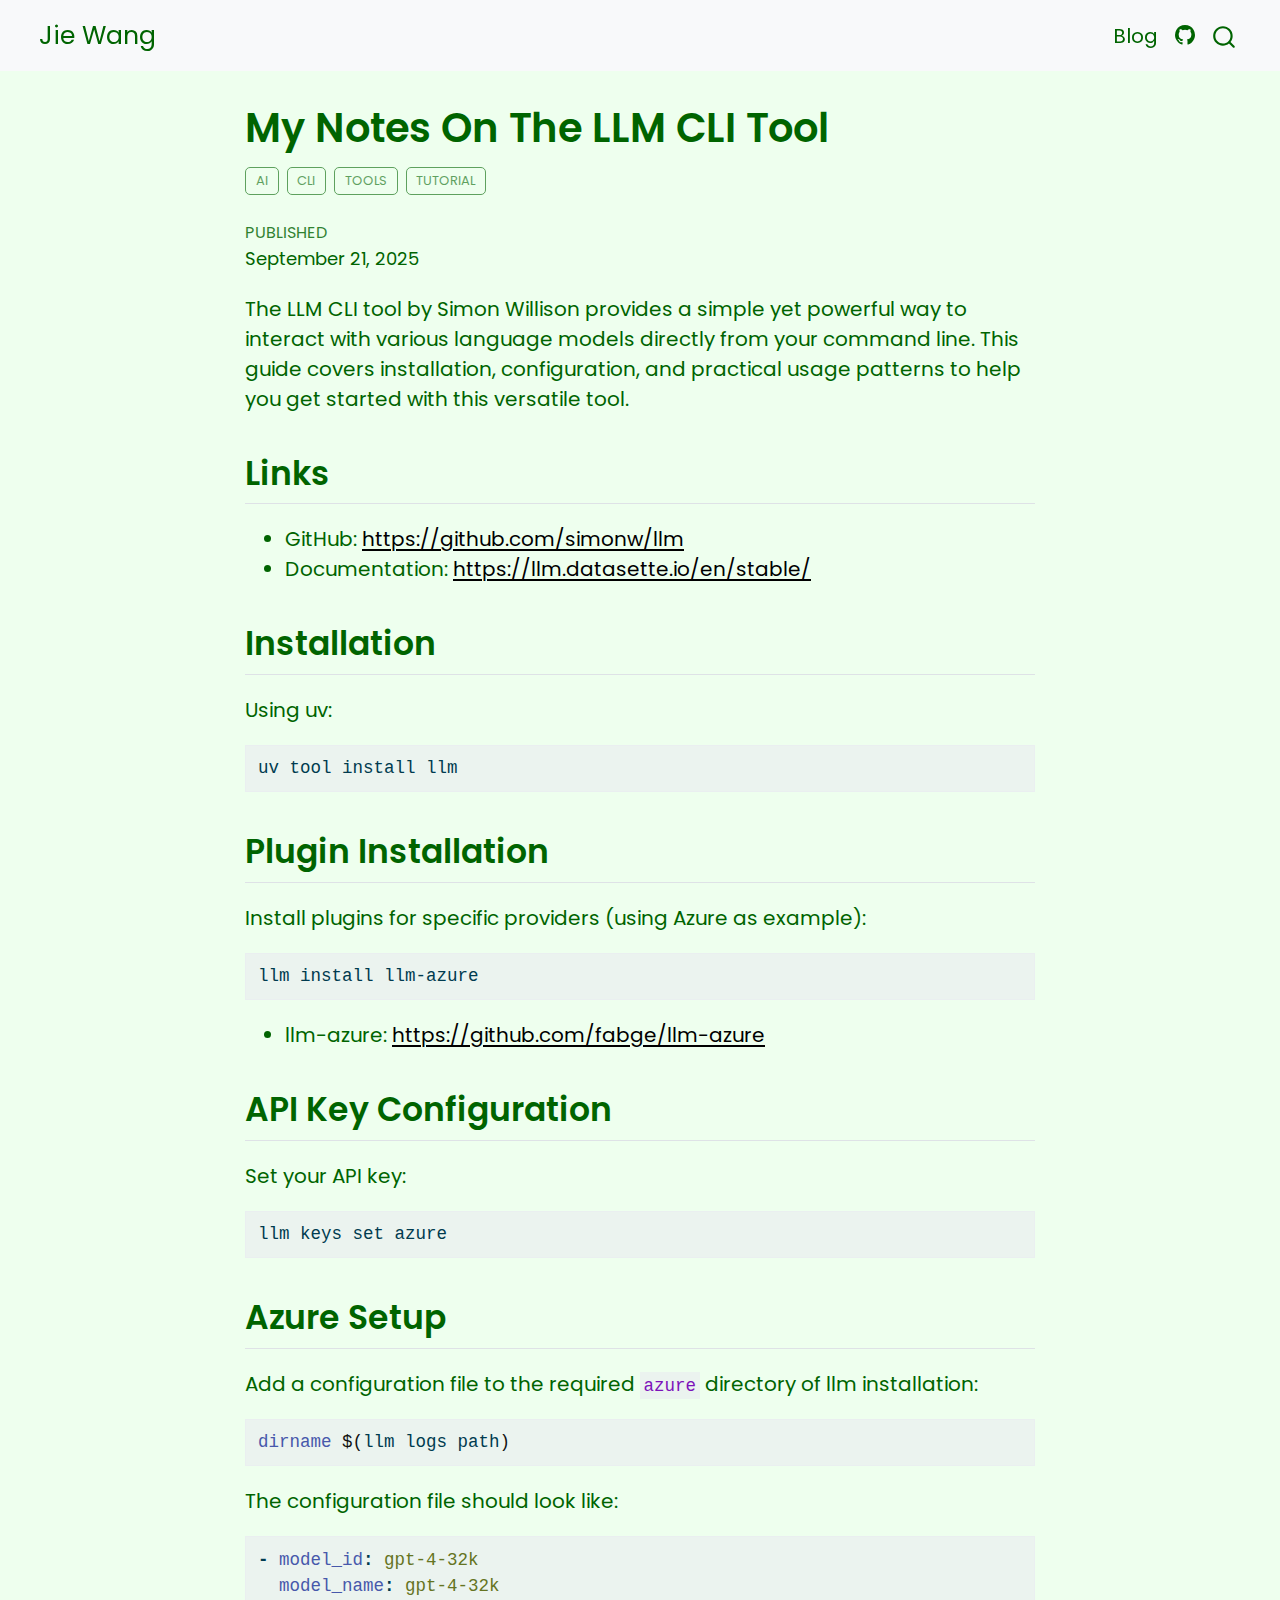
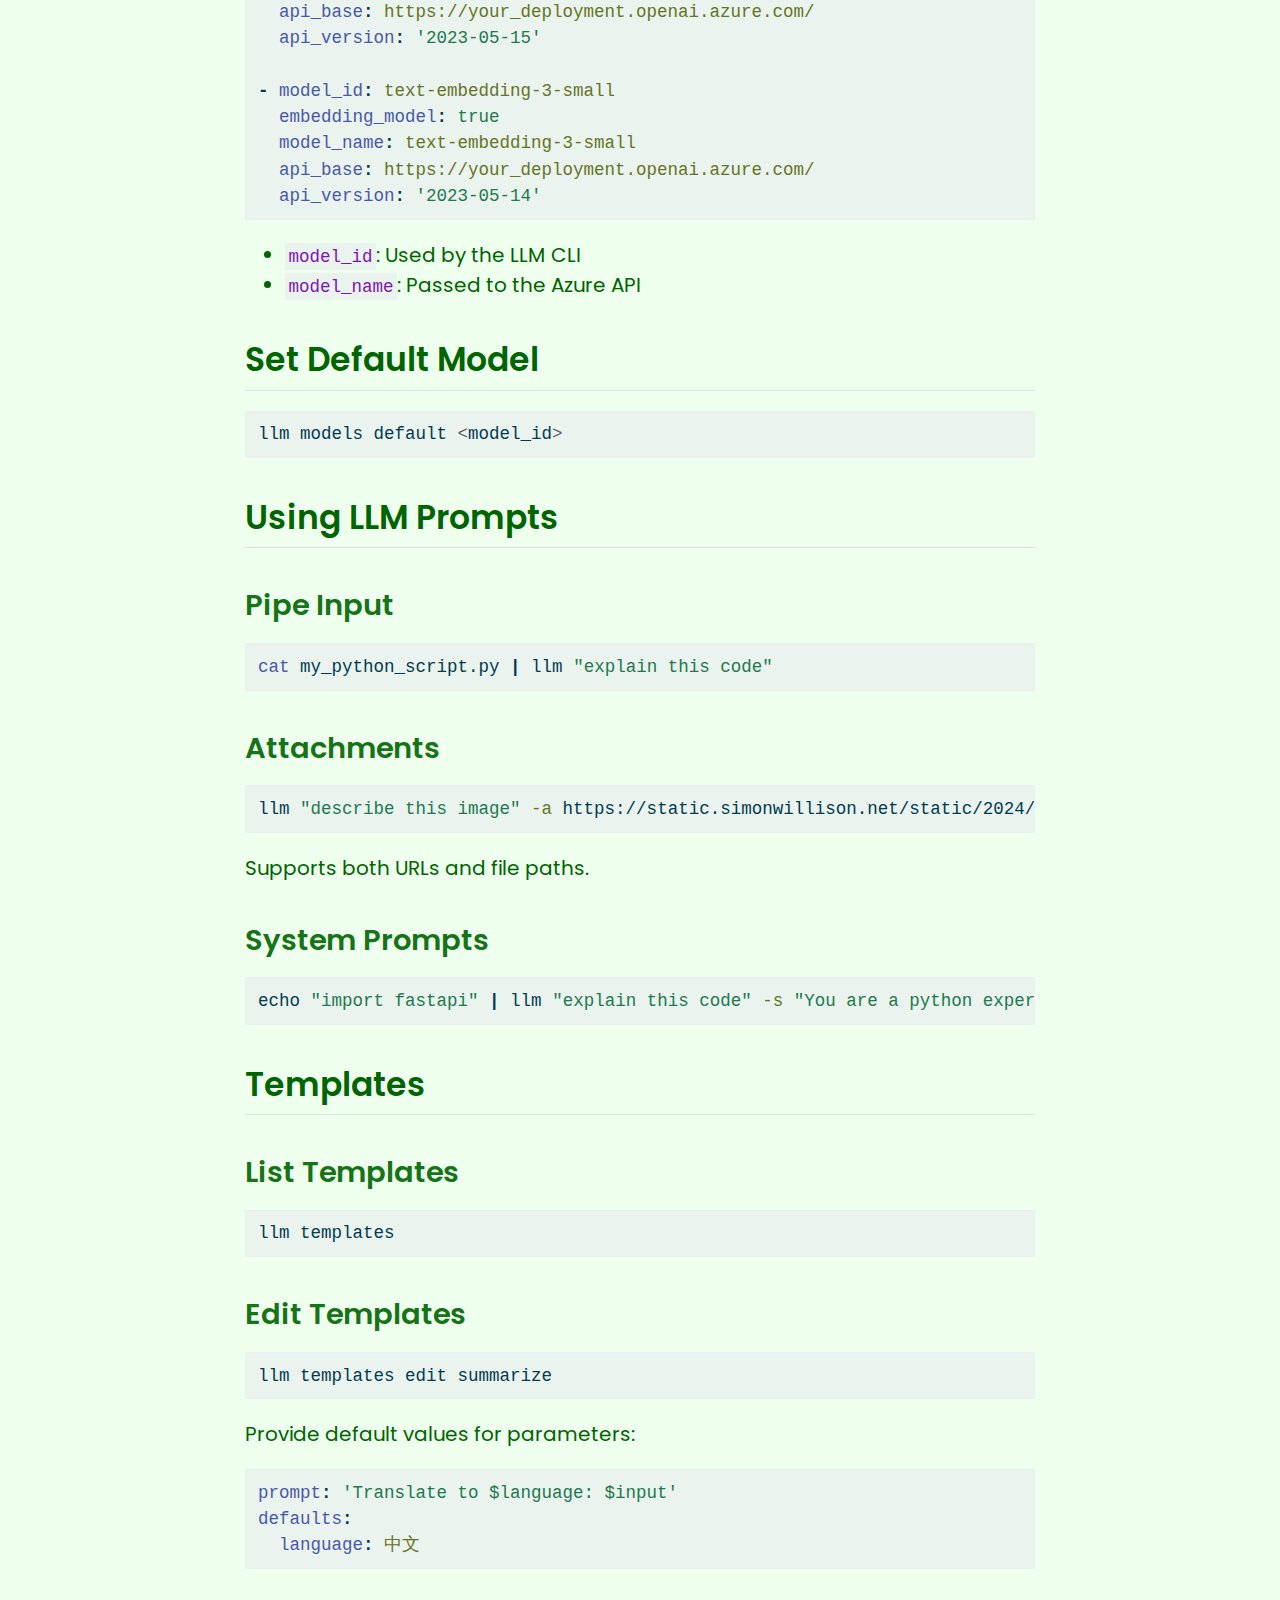
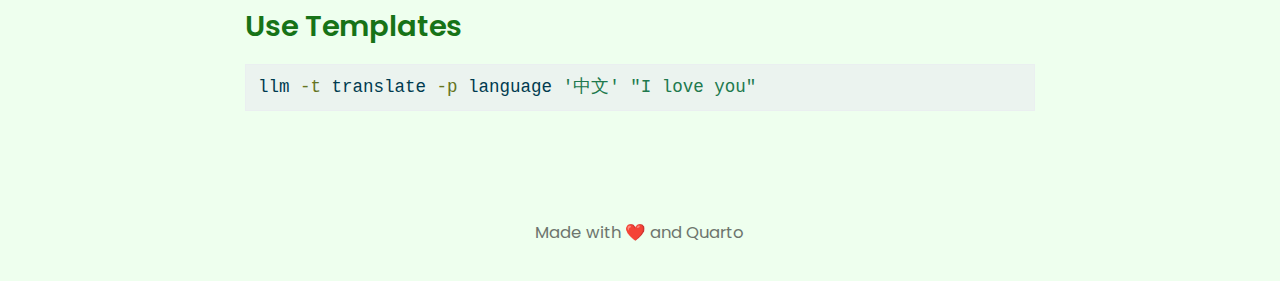
<file: blog/21Sep2025-llm-cli-notes/index.html>
<!DOCTYPE html>
<html xmlns="http://www.w3.org/1999/xhtml" lang="en" xml:lang="en"><head>

<meta charset="utf-8">
<meta name="generator" content="quarto-1.8.24">

<meta name="viewport" content="width=device-width, initial-scale=1.0, user-scalable=yes">

<meta name="dcterms.date" content="2025-09-21">

<title>My Notes on the LLM CLI Tool – Home</title>
<style>
code{white-space: pre-wrap;}
span.smallcaps{font-variant: small-caps;}
div.columns{display: flex; gap: min(4vw, 1.5em);}
div.column{flex: auto; overflow-x: auto;}
div.hanging-indent{margin-left: 1.5em; text-indent: -1.5em;}
ul.task-list{list-style: none;}
ul.task-list li input[type="checkbox"] {
  width: 0.8em;
  margin: 0 0.8em 0.2em -1em; /* quarto-specific, see https://github.com/quarto-dev/quarto-cli/issues/4556 */ 
  vertical-align: middle;
}
/* CSS for syntax highlighting */
html { -webkit-text-size-adjust: 100%; }
pre > code.sourceCode { white-space: pre; position: relative; }
pre > code.sourceCode > span { display: inline-block; line-height: 1.25; }
pre > code.sourceCode > span:empty { height: 1.2em; }
.sourceCode { overflow: visible; }
code.sourceCode > span { color: inherit; text-decoration: inherit; }
div.sourceCode { margin: 1em 0; }
pre.sourceCode { margin: 0; }
@media screen {
div.sourceCode { overflow: auto; }
}
@media print {
pre > code.sourceCode { white-space: pre-wrap; }
pre > code.sourceCode > span { text-indent: -5em; padding-left: 5em; }
}
pre.numberSource code
  { counter-reset: source-line 0; }
pre.numberSource code > span
  { position: relative; left: -4em; counter-increment: source-line; }
pre.numberSource code > span > a:first-child::before
  { content: counter(source-line);
    position: relative; left: -1em; text-align: right; vertical-align: baseline;
    border: none; display: inline-block;
    -webkit-touch-callout: none; -webkit-user-select: none;
    -khtml-user-select: none; -moz-user-select: none;
    -ms-user-select: none; user-select: none;
    padding: 0 4px; width: 4em;
  }
pre.numberSource { margin-left: 3em;  padding-left: 4px; }
div.sourceCode
  {   }
@media screen {
pre > code.sourceCode > span > a:first-child::before { text-decoration: underline; }
}
</style>


<script src="../../site_libs/quarto-nav/quarto-nav.js"></script>
<script src="../../site_libs/quarto-nav/headroom.min.js"></script>
<script src="../../site_libs/clipboard/clipboard.min.js"></script>
<script src="../../site_libs/quarto-search/autocomplete.umd.js"></script>
<script src="../../site_libs/quarto-search/fuse.min.js"></script>
<script src="../../site_libs/quarto-search/quarto-search.js"></script>
<meta name="quarto:offset" content="../../">
<script src="../../site_libs/quarto-html/quarto.js" type="module"></script>
<script src="../../site_libs/quarto-html/tabsets/tabsets.js" type="module"></script>
<script src="../../site_libs/quarto-html/axe/axe-check.js" type="module"></script>
<script src="../../site_libs/quarto-html/popper.min.js"></script>
<script src="../../site_libs/quarto-html/tippy.umd.min.js"></script>
<script src="../../site_libs/quarto-html/anchor.min.js"></script>
<link href="../../site_libs/quarto-html/tippy.css" rel="stylesheet">
<link href="../../site_libs/quarto-html/quarto-syntax-highlighting-dc55a5b9e770e841cd82e46aadbfb9b0.css" rel="stylesheet" id="quarto-text-highlighting-styles">
<script src="../../site_libs/bootstrap/bootstrap.min.js"></script>
<link href="../../site_libs/bootstrap/bootstrap-icons.css" rel="stylesheet">
<link href="../../site_libs/bootstrap/bootstrap-a46a0cf5a4b8d64c0118effb78ff2aea.min.css" rel="stylesheet" append-hash="true" id="quarto-bootstrap" data-mode="light">
<script id="quarto-search-options" type="application/json">{
  "location": "navbar",
  "copy-button": false,
  "collapse-after": 3,
  "panel-placement": "end",
  "type": "overlay",
  "limit": 50,
  "keyboard-shortcut": [
    "f",
    "/",
    "s"
  ],
  "show-item-context": false,
  "language": {
    "search-no-results-text": "No results",
    "search-matching-documents-text": "matching documents",
    "search-copy-link-title": "Copy link to search",
    "search-hide-matches-text": "Hide additional matches",
    "search-more-match-text": "more match in this document",
    "search-more-matches-text": "more matches in this document",
    "search-clear-button-title": "Clear",
    "search-text-placeholder": "",
    "search-detached-cancel-button-title": "Cancel",
    "search-submit-button-title": "Submit",
    "search-label": "Search"
  }
}</script>


<meta property="og:title" content="My Notes on the LLM CLI Tool – Home">
<meta property="og:description" content="">
<meta property="og:site_name" content="Home">
</head>

<body class="nav-fixed fullcontent quarto-light">

<div id="quarto-search-results"></div>
  <header id="quarto-header" class="headroom fixed-top">
    <nav class="navbar navbar-expand-lg " data-bs-theme="dark">
      <div class="navbar-container container-fluid">
      <div class="navbar-brand-container mx-auto">
    <a href="../../index.html" class="navbar-brand navbar-brand-logo">
    </a>
    <a class="navbar-brand" href="../../index.html">
    <span class="navbar-title">Jie Wang</span>
    </a>
  </div>
            <div id="quarto-search" class="" title="Search"></div>
          <button class="navbar-toggler" type="button" data-bs-toggle="collapse" data-bs-target="#navbarCollapse" aria-controls="navbarCollapse" role="menu" aria-expanded="false" aria-label="Toggle navigation" onclick="if (window.quartoToggleHeadroom) { window.quartoToggleHeadroom(); }">
  <span class="navbar-toggler-icon"></span>
</button>
          <div class="collapse navbar-collapse" id="navbarCollapse">
            <ul class="navbar-nav navbar-nav-scroll ms-auto">
  <li class="nav-item">
    <a class="nav-link" href="../../blog/index.html"> 
<span class="menu-text">Blog</span></a>
  </li>  
</ul>
          </div> <!-- /navcollapse -->
            <div class="quarto-navbar-tools">
    <a href="https://github.com/ifendo" title="" class="quarto-navigation-tool px-1" aria-label=""><i class="bi bi-github"></i></a>
</div>
      </div> <!-- /container-fluid -->
    </nav>
</header>
<!-- content -->
<div id="quarto-content" class="quarto-container page-columns page-rows-contents page-layout-article page-navbar">
<!-- sidebar -->
<!-- margin-sidebar -->
    
<!-- main -->
<main class="content" id="quarto-document-content">

<header id="title-block-header" class="quarto-title-block default">
<div class="quarto-title">
<h1 class="title">My Notes on the LLM CLI Tool</h1>
  <div class="quarto-categories">
    <div class="quarto-category">ai</div>
    <div class="quarto-category">cli</div>
    <div class="quarto-category">tools</div>
    <div class="quarto-category">tutorial</div>
  </div>
  </div>



<div class="quarto-title-meta">

    
    <div>
    <div class="quarto-title-meta-heading">Published</div>
    <div class="quarto-title-meta-contents">
      <p class="date">September 21, 2025</p>
    </div>
  </div>
  
    
  </div>
  


</header>


<p>The LLM CLI tool by Simon Willison provides a simple yet powerful way to interact with various language models directly from your command line. This guide covers installation, configuration, and practical usage patterns to help you get started with this versatile tool.</p>
<section id="links" class="level2">
<h2 class="anchored" data-anchor-id="links">Links</h2>
<ul>
<li>GitHub: <a href="https://github.com/simonw/llm" class="uri">https://github.com/simonw/llm</a></li>
<li>Documentation: <a href="https://llm.datasette.io/en/stable/" class="uri">https://llm.datasette.io/en/stable/</a></li>
</ul>
</section>
<section id="installation" class="level2">
<h2 class="anchored" data-anchor-id="installation">Installation</h2>
<p>Using uv:</p>
<div class="code-copy-outer-scaffold"><div class="sourceCode" id="cb1"><pre class="sourceCode bash code-with-copy"><code class="sourceCode bash"><span id="cb1-1"><a href="#cb1-1" aria-hidden="true" tabindex="-1"></a><span class="ex">uv</span> tool install llm</span></code></pre></div><button title="Copy to Clipboard" class="code-copy-button"><i class="bi"></i></button></div>
</section>
<section id="plugin-installation" class="level2">
<h2 class="anchored" data-anchor-id="plugin-installation">Plugin Installation</h2>
<p>Install plugins for specific providers (using Azure as example):</p>
<div class="code-copy-outer-scaffold"><div class="sourceCode" id="cb2"><pre class="sourceCode bash code-with-copy"><code class="sourceCode bash"><span id="cb2-1"><a href="#cb2-1" aria-hidden="true" tabindex="-1"></a><span class="ex">llm</span> install llm-azure</span></code></pre></div><button title="Copy to Clipboard" class="code-copy-button"><i class="bi"></i></button></div>
<ul>
<li>llm-azure: <a href="https://github.com/fabge/llm-azure" class="uri">https://github.com/fabge/llm-azure</a></li>
</ul>
</section>
<section id="api-key-configuration" class="level2">
<h2 class="anchored" data-anchor-id="api-key-configuration">API Key Configuration</h2>
<p>Set your API key:</p>
<div class="code-copy-outer-scaffold"><div class="sourceCode" id="cb3"><pre class="sourceCode bash code-with-copy"><code class="sourceCode bash"><span id="cb3-1"><a href="#cb3-1" aria-hidden="true" tabindex="-1"></a><span class="ex">llm</span> keys set azure</span></code></pre></div><button title="Copy to Clipboard" class="code-copy-button"><i class="bi"></i></button></div>
</section>
<section id="azure-setup" class="level2">
<h2 class="anchored" data-anchor-id="azure-setup">Azure Setup</h2>
<p>Add a configuration file to the required <code>azure</code> directory of llm installation:</p>
<div class="code-copy-outer-scaffold"><div class="sourceCode" id="cb4"><pre class="sourceCode bash code-with-copy"><code class="sourceCode bash"><span id="cb4-1"><a href="#cb4-1" aria-hidden="true" tabindex="-1"></a><span class="fu">dirname</span> <span class="va">$(</span><span class="ex">llm</span> logs path<span class="va">)</span></span></code></pre></div><button title="Copy to Clipboard" class="code-copy-button"><i class="bi"></i></button></div>
<p>The configuration file should look like:</p>
<div class="code-copy-outer-scaffold"><div class="sourceCode" id="cb5"><pre class="sourceCode yaml code-with-copy"><code class="sourceCode yaml"><span id="cb5-1"><a href="#cb5-1" aria-hidden="true" tabindex="-1"></a><span class="kw">-</span><span class="at"> </span><span class="fu">model_id</span><span class="kw">:</span><span class="at"> gpt-4-32k</span></span>
<span id="cb5-2"><a href="#cb5-2" aria-hidden="true" tabindex="-1"></a><span class="at">  </span><span class="fu">model_name</span><span class="kw">:</span><span class="at"> gpt-4-32k</span></span>
<span id="cb5-3"><a href="#cb5-3" aria-hidden="true" tabindex="-1"></a><span class="at">  </span><span class="fu">api_base</span><span class="kw">:</span><span class="at"> https://your_deployment.openai.azure.com/</span></span>
<span id="cb5-4"><a href="#cb5-4" aria-hidden="true" tabindex="-1"></a><span class="at">  </span><span class="fu">api_version</span><span class="kw">:</span><span class="at"> </span><span class="st">'2023-05-15'</span></span>
<span id="cb5-5"><a href="#cb5-5" aria-hidden="true" tabindex="-1"></a></span>
<span id="cb5-6"><a href="#cb5-6" aria-hidden="true" tabindex="-1"></a><span class="kw">-</span><span class="at"> </span><span class="fu">model_id</span><span class="kw">:</span><span class="at"> text-embedding-3-small</span></span>
<span id="cb5-7"><a href="#cb5-7" aria-hidden="true" tabindex="-1"></a><span class="at">  </span><span class="fu">embedding_model</span><span class="kw">:</span><span class="at"> </span><span class="ch">true</span></span>
<span id="cb5-8"><a href="#cb5-8" aria-hidden="true" tabindex="-1"></a><span class="at">  </span><span class="fu">model_name</span><span class="kw">:</span><span class="at"> text-embedding-3-small</span></span>
<span id="cb5-9"><a href="#cb5-9" aria-hidden="true" tabindex="-1"></a><span class="at">  </span><span class="fu">api_base</span><span class="kw">:</span><span class="at"> https://your_deployment.openai.azure.com/</span></span>
<span id="cb5-10"><a href="#cb5-10" aria-hidden="true" tabindex="-1"></a><span class="at">  </span><span class="fu">api_version</span><span class="kw">:</span><span class="at"> </span><span class="st">'2023-05-14'</span></span></code></pre></div><button title="Copy to Clipboard" class="code-copy-button"><i class="bi"></i></button></div>
<ul>
<li><code>model_id</code>: Used by the LLM CLI</li>
<li><code>model_name</code>: Passed to the Azure API</li>
</ul>
</section>
<section id="set-default-model" class="level2">
<h2 class="anchored" data-anchor-id="set-default-model">Set Default Model</h2>
<div class="code-copy-outer-scaffold"><div class="sourceCode" id="cb6"><pre class="sourceCode bash code-with-copy"><code class="sourceCode bash"><span id="cb6-1"><a href="#cb6-1" aria-hidden="true" tabindex="-1"></a><span class="ex">llm</span> models default <span class="op">&lt;</span>model_id<span class="op">&gt;</span></span></code></pre></div><button title="Copy to Clipboard" class="code-copy-button"><i class="bi"></i></button></div>
</section>
<section id="using-llm-prompts" class="level2">
<h2 class="anchored" data-anchor-id="using-llm-prompts">Using LLM Prompts</h2>
<section id="pipe-input" class="level3">
<h3 class="anchored" data-anchor-id="pipe-input">Pipe Input</h3>
<div class="code-copy-outer-scaffold"><div class="sourceCode" id="cb7"><pre class="sourceCode bash code-with-copy"><code class="sourceCode bash"><span id="cb7-1"><a href="#cb7-1" aria-hidden="true" tabindex="-1"></a><span class="fu">cat</span> my_python_script.py <span class="kw">|</span> <span class="ex">llm</span> <span class="st">"explain this code"</span></span></code></pre></div><button title="Copy to Clipboard" class="code-copy-button"><i class="bi"></i></button></div>
</section>
<section id="attachments" class="level3">
<h3 class="anchored" data-anchor-id="attachments">Attachments</h3>
<div class="code-copy-outer-scaffold"><div class="sourceCode" id="cb8"><pre class="sourceCode bash code-with-copy"><code class="sourceCode bash"><span id="cb8-1"><a href="#cb8-1" aria-hidden="true" tabindex="-1"></a><span class="ex">llm</span> <span class="st">"describe this image"</span> <span class="at">-a</span> https://static.simonwillison.net/static/2024/pelicans.jpg</span></code></pre></div><button title="Copy to Clipboard" class="code-copy-button"><i class="bi"></i></button></div>
<p>Supports both URLs and file paths.</p>
</section>
<section id="system-prompts" class="level3">
<h3 class="anchored" data-anchor-id="system-prompts">System Prompts</h3>
<div class="code-copy-outer-scaffold"><div class="sourceCode" id="cb9"><pre class="sourceCode bash code-with-copy"><code class="sourceCode bash"><span id="cb9-1"><a href="#cb9-1" aria-hidden="true" tabindex="-1"></a><span class="bu">echo</span> <span class="st">"import fastapi"</span> <span class="kw">|</span> <span class="ex">llm</span> <span class="st">"explain this code"</span> <span class="at">-s</span> <span class="st">"You are a python expert and explain complex concepts concisely with simple examples"</span></span></code></pre></div><button title="Copy to Clipboard" class="code-copy-button"><i class="bi"></i></button></div>
</section>
</section>
<section id="templates" class="level2">
<h2 class="anchored" data-anchor-id="templates">Templates</h2>
<section id="list-templates" class="level3">
<h3 class="anchored" data-anchor-id="list-templates">List Templates</h3>
<div class="code-copy-outer-scaffold"><div class="sourceCode" id="cb10"><pre class="sourceCode bash code-with-copy"><code class="sourceCode bash"><span id="cb10-1"><a href="#cb10-1" aria-hidden="true" tabindex="-1"></a><span class="ex">llm</span> templates</span></code></pre></div><button title="Copy to Clipboard" class="code-copy-button"><i class="bi"></i></button></div>
</section>
<section id="edit-templates" class="level3">
<h3 class="anchored" data-anchor-id="edit-templates">Edit Templates</h3>
<div class="code-copy-outer-scaffold"><div class="sourceCode" id="cb11"><pre class="sourceCode bash code-with-copy"><code class="sourceCode bash"><span id="cb11-1"><a href="#cb11-1" aria-hidden="true" tabindex="-1"></a><span class="ex">llm</span> templates edit summarize</span></code></pre></div><button title="Copy to Clipboard" class="code-copy-button"><i class="bi"></i></button></div>
<p>Provide default values for parameters:</p>
<div class="code-copy-outer-scaffold"><div class="sourceCode" id="cb12"><pre class="sourceCode yaml code-with-copy"><code class="sourceCode yaml"><span id="cb12-1"><a href="#cb12-1" aria-hidden="true" tabindex="-1"></a><span class="fu">prompt</span><span class="kw">:</span><span class="at"> </span><span class="st">'Translate to $language: $input'</span></span>
<span id="cb12-2"><a href="#cb12-2" aria-hidden="true" tabindex="-1"></a><span class="fu">defaults</span><span class="kw">:</span></span>
<span id="cb12-3"><a href="#cb12-3" aria-hidden="true" tabindex="-1"></a><span class="at">  </span><span class="fu">language</span><span class="kw">:</span><span class="at"> 中文</span></span></code></pre></div><button title="Copy to Clipboard" class="code-copy-button"><i class="bi"></i></button></div>
</section>
<section id="use-templates" class="level3">
<h3 class="anchored" data-anchor-id="use-templates">Use Templates</h3>
<div class="code-copy-outer-scaffold"><div class="sourceCode" id="cb13"><pre class="sourceCode bash code-with-copy"><code class="sourceCode bash"><span id="cb13-1"><a href="#cb13-1" aria-hidden="true" tabindex="-1"></a><span class="ex">llm</span> <span class="at">-t</span> translate <span class="at">-p</span> language <span class="st">'中文'</span> <span class="st">"I love you"</span></span></code></pre></div><button title="Copy to Clipboard" class="code-copy-button"><i class="bi"></i></button></div>


</section>
</section>

</main> <!-- /main -->
<script id="quarto-html-after-body" type="application/javascript">
  window.document.addEventListener("DOMContentLoaded", function (event) {
    const icon = "";
    const anchorJS = new window.AnchorJS();
    anchorJS.options = {
      placement: 'right',
      icon: icon
    };
    anchorJS.add('.anchored');
    const isCodeAnnotation = (el) => {
      for (const clz of el.classList) {
        if (clz.startsWith('code-annotation-')) {                     
          return true;
        }
      }
      return false;
    }
    const onCopySuccess = function(e) {
      // button target
      const button = e.trigger;
      // don't keep focus
      button.blur();
      // flash "checked"
      button.classList.add('code-copy-button-checked');
      var currentTitle = button.getAttribute("title");
      button.setAttribute("title", "Copied!");
      let tooltip;
      if (window.bootstrap) {
        button.setAttribute("data-bs-toggle", "tooltip");
        button.setAttribute("data-bs-placement", "left");
        button.setAttribute("data-bs-title", "Copied!");
        tooltip = new bootstrap.Tooltip(button, 
          { trigger: "manual", 
            customClass: "code-copy-button-tooltip",
            offset: [0, -8]});
        tooltip.show();    
      }
      setTimeout(function() {
        if (tooltip) {
          tooltip.hide();
          button.removeAttribute("data-bs-title");
          button.removeAttribute("data-bs-toggle");
          button.removeAttribute("data-bs-placement");
        }
        button.setAttribute("title", currentTitle);
        button.classList.remove('code-copy-button-checked');
      }, 1000);
      // clear code selection
      e.clearSelection();
    }
    const getTextToCopy = function(trigger) {
      const outerScaffold = trigger.parentElement.cloneNode(true);
      const codeEl = outerScaffold.querySelector('code');
      for (const childEl of codeEl.children) {
        if (isCodeAnnotation(childEl)) {
          childEl.remove();
        }
      }
      return codeEl.innerText;
    }
    const clipboard = new window.ClipboardJS('.code-copy-button:not([data-in-quarto-modal])', {
      text: getTextToCopy
    });
    clipboard.on('success', onCopySuccess);
    if (window.document.getElementById('quarto-embedded-source-code-modal')) {
      const clipboardModal = new window.ClipboardJS('.code-copy-button[data-in-quarto-modal]', {
        text: getTextToCopy,
        container: window.document.getElementById('quarto-embedded-source-code-modal')
      });
      clipboardModal.on('success', onCopySuccess);
    }
      var localhostRegex = new RegExp(/^(?:http|https):\/\/localhost\:?[0-9]*\//);
      var mailtoRegex = new RegExp(/^mailto:/);
        var filterRegex = new RegExp("https:\/\/ifendo\.github\.io\/");
      var isInternal = (href) => {
          return filterRegex.test(href) || localhostRegex.test(href) || mailtoRegex.test(href);
      }
      // Inspect non-navigation links and adorn them if external
     var links = window.document.querySelectorAll('a[href]:not(.nav-link):not(.navbar-brand):not(.toc-action):not(.sidebar-link):not(.sidebar-item-toggle):not(.pagination-link):not(.no-external):not([aria-hidden]):not(.dropdown-item):not(.quarto-navigation-tool):not(.about-link)');
      for (var i=0; i<links.length; i++) {
        const link = links[i];
        if (!isInternal(link.href)) {
          // undo the damage that might have been done by quarto-nav.js in the case of
          // links that we want to consider external
          if (link.dataset.originalHref !== undefined) {
            link.href = link.dataset.originalHref;
          }
        }
      }
    function tippyHover(el, contentFn, onTriggerFn, onUntriggerFn) {
      const config = {
        allowHTML: true,
        maxWidth: 500,
        delay: 100,
        arrow: false,
        appendTo: function(el) {
            return el.parentElement;
        },
        interactive: true,
        interactiveBorder: 10,
        theme: 'quarto',
        placement: 'bottom-start',
      };
      if (contentFn) {
        config.content = contentFn;
      }
      if (onTriggerFn) {
        config.onTrigger = onTriggerFn;
      }
      if (onUntriggerFn) {
        config.onUntrigger = onUntriggerFn;
      }
      window.tippy(el, config); 
    }
    const noterefs = window.document.querySelectorAll('a[role="doc-noteref"]');
    for (var i=0; i<noterefs.length; i++) {
      const ref = noterefs[i];
      tippyHover(ref, function() {
        // use id or data attribute instead here
        let href = ref.getAttribute('data-footnote-href') || ref.getAttribute('href');
        try { href = new URL(href).hash; } catch {}
        const id = href.replace(/^#\/?/, "");
        const note = window.document.getElementById(id);
        if (note) {
          return note.innerHTML;
        } else {
          return "";
        }
      });
    }
    const xrefs = window.document.querySelectorAll('a.quarto-xref');
    const processXRef = (id, note) => {
      // Strip column container classes
      const stripColumnClz = (el) => {
        el.classList.remove("page-full", "page-columns");
        if (el.children) {
          for (const child of el.children) {
            stripColumnClz(child);
          }
        }
      }
      stripColumnClz(note)
      if (id === null || id.startsWith('sec-')) {
        // Special case sections, only their first couple elements
        const container = document.createElement("div");
        if (note.children && note.children.length > 2) {
          container.appendChild(note.children[0].cloneNode(true));
          for (let i = 1; i < note.children.length; i++) {
            const child = note.children[i];
            if (child.tagName === "P" && child.innerText === "") {
              continue;
            } else {
              container.appendChild(child.cloneNode(true));
              break;
            }
          }
          if (window.Quarto?.typesetMath) {
            window.Quarto.typesetMath(container);
          }
          return container.innerHTML
        } else {
          if (window.Quarto?.typesetMath) {
            window.Quarto.typesetMath(note);
          }
          return note.innerHTML;
        }
      } else {
        // Remove any anchor links if they are present
        const anchorLink = note.querySelector('a.anchorjs-link');
        if (anchorLink) {
          anchorLink.remove();
        }
        if (window.Quarto?.typesetMath) {
          window.Quarto.typesetMath(note);
        }
        if (note.classList.contains("callout")) {
          return note.outerHTML;
        } else {
          return note.innerHTML;
        }
      }
    }
    for (var i=0; i<xrefs.length; i++) {
      const xref = xrefs[i];
      tippyHover(xref, undefined, function(instance) {
        instance.disable();
        let url = xref.getAttribute('href');
        let hash = undefined; 
        if (url.startsWith('#')) {
          hash = url;
        } else {
          try { hash = new URL(url).hash; } catch {}
        }
        if (hash) {
          const id = hash.replace(/^#\/?/, "");
          const note = window.document.getElementById(id);
          if (note !== null) {
            try {
              const html = processXRef(id, note.cloneNode(true));
              instance.setContent(html);
            } finally {
              instance.enable();
              instance.show();
            }
          } else {
            // See if we can fetch this
            fetch(url.split('#')[0])
            .then(res => res.text())
            .then(html => {
              const parser = new DOMParser();
              const htmlDoc = parser.parseFromString(html, "text/html");
              const note = htmlDoc.getElementById(id);
              if (note !== null) {
                const html = processXRef(id, note);
                instance.setContent(html);
              } 
            }).finally(() => {
              instance.enable();
              instance.show();
            });
          }
        } else {
          // See if we can fetch a full url (with no hash to target)
          // This is a special case and we should probably do some content thinning / targeting
          fetch(url)
          .then(res => res.text())
          .then(html => {
            const parser = new DOMParser();
            const htmlDoc = parser.parseFromString(html, "text/html");
            const note = htmlDoc.querySelector('main.content');
            if (note !== null) {
              // This should only happen for chapter cross references
              // (since there is no id in the URL)
              // remove the first header
              if (note.children.length > 0 && note.children[0].tagName === "HEADER") {
                note.children[0].remove();
              }
              const html = processXRef(null, note);
              instance.setContent(html);
            } 
          }).finally(() => {
            instance.enable();
            instance.show();
          });
        }
      }, function(instance) {
      });
    }
        let selectedAnnoteEl;
        const selectorForAnnotation = ( cell, annotation) => {
          let cellAttr = 'data-code-cell="' + cell + '"';
          let lineAttr = 'data-code-annotation="' +  annotation + '"';
          const selector = 'span[' + cellAttr + '][' + lineAttr + ']';
          return selector;
        }
        const selectCodeLines = (annoteEl) => {
          const doc = window.document;
          const targetCell = annoteEl.getAttribute("data-target-cell");
          const targetAnnotation = annoteEl.getAttribute("data-target-annotation");
          const annoteSpan = window.document.querySelector(selectorForAnnotation(targetCell, targetAnnotation));
          const lines = annoteSpan.getAttribute("data-code-lines").split(",");
          const lineIds = lines.map((line) => {
            return targetCell + "-" + line;
          })
          let top = null;
          let height = null;
          let parent = null;
          if (lineIds.length > 0) {
              //compute the position of the single el (top and bottom and make a div)
              const el = window.document.getElementById(lineIds[0]);
              top = el.offsetTop;
              height = el.offsetHeight;
              parent = el.parentElement.parentElement;
            if (lineIds.length > 1) {
              const lastEl = window.document.getElementById(lineIds[lineIds.length - 1]);
              const bottom = lastEl.offsetTop + lastEl.offsetHeight;
              height = bottom - top;
            }
            if (top !== null && height !== null && parent !== null) {
              // cook up a div (if necessary) and position it 
              let div = window.document.getElementById("code-annotation-line-highlight");
              if (div === null) {
                div = window.document.createElement("div");
                div.setAttribute("id", "code-annotation-line-highlight");
                div.style.position = 'absolute';
                parent.appendChild(div);
              }
              div.style.top = top - 2 + "px";
              div.style.height = height + 4 + "px";
              div.style.left = 0;
              let gutterDiv = window.document.getElementById("code-annotation-line-highlight-gutter");
              if (gutterDiv === null) {
                gutterDiv = window.document.createElement("div");
                gutterDiv.setAttribute("id", "code-annotation-line-highlight-gutter");
                gutterDiv.style.position = 'absolute';
                const codeCell = window.document.getElementById(targetCell);
                const gutter = codeCell.querySelector('.code-annotation-gutter');
                gutter.appendChild(gutterDiv);
              }
              gutterDiv.style.top = top - 2 + "px";
              gutterDiv.style.height = height + 4 + "px";
            }
            selectedAnnoteEl = annoteEl;
          }
        };
        const unselectCodeLines = () => {
          const elementsIds = ["code-annotation-line-highlight", "code-annotation-line-highlight-gutter"];
          elementsIds.forEach((elId) => {
            const div = window.document.getElementById(elId);
            if (div) {
              div.remove();
            }
          });
          selectedAnnoteEl = undefined;
        };
          // Handle positioning of the toggle
      window.addEventListener(
        "resize",
        throttle(() => {
          elRect = undefined;
          if (selectedAnnoteEl) {
            selectCodeLines(selectedAnnoteEl);
          }
        }, 10)
      );
      function throttle(fn, ms) {
      let throttle = false;
      let timer;
        return (...args) => {
          if(!throttle) { // first call gets through
              fn.apply(this, args);
              throttle = true;
          } else { // all the others get throttled
              if(timer) clearTimeout(timer); // cancel #2
              timer = setTimeout(() => {
                fn.apply(this, args);
                timer = throttle = false;
              }, ms);
          }
        };
      }
        // Attach click handler to the DT
        const annoteDls = window.document.querySelectorAll('dt[data-target-cell]');
        for (const annoteDlNode of annoteDls) {
          annoteDlNode.addEventListener('click', (event) => {
            const clickedEl = event.target;
            if (clickedEl !== selectedAnnoteEl) {
              unselectCodeLines();
              const activeEl = window.document.querySelector('dt[data-target-cell].code-annotation-active');
              if (activeEl) {
                activeEl.classList.remove('code-annotation-active');
              }
              selectCodeLines(clickedEl);
              clickedEl.classList.add('code-annotation-active');
            } else {
              // Unselect the line
              unselectCodeLines();
              clickedEl.classList.remove('code-annotation-active');
            }
          });
        }
    const findCites = (el) => {
      const parentEl = el.parentElement;
      if (parentEl) {
        const cites = parentEl.dataset.cites;
        if (cites) {
          return {
            el,
            cites: cites.split(' ')
          };
        } else {
          return findCites(el.parentElement)
        }
      } else {
        return undefined;
      }
    };
    var bibliorefs = window.document.querySelectorAll('a[role="doc-biblioref"]');
    for (var i=0; i<bibliorefs.length; i++) {
      const ref = bibliorefs[i];
      const citeInfo = findCites(ref);
      if (citeInfo) {
        tippyHover(citeInfo.el, function() {
          var popup = window.document.createElement('div');
          citeInfo.cites.forEach(function(cite) {
            var citeDiv = window.document.createElement('div');
            citeDiv.classList.add('hanging-indent');
            citeDiv.classList.add('csl-entry');
            var biblioDiv = window.document.getElementById('ref-' + cite);
            if (biblioDiv) {
              citeDiv.innerHTML = biblioDiv.innerHTML;
            }
            popup.appendChild(citeDiv);
          });
          return popup.innerHTML;
        });
      }
    }
  });
  </script>
</div> <!-- /content -->
<footer class="footer">
  <div class="nav-footer">
    <div class="nav-footer-left">
      &nbsp;
    </div>   
    <div class="nav-footer-center">
<p>Made with ❤️ and Quarto</p>
</div>
    <div class="nav-footer-right">
      &nbsp;
    </div>
  </div>
</footer>




</body></html>
</file>
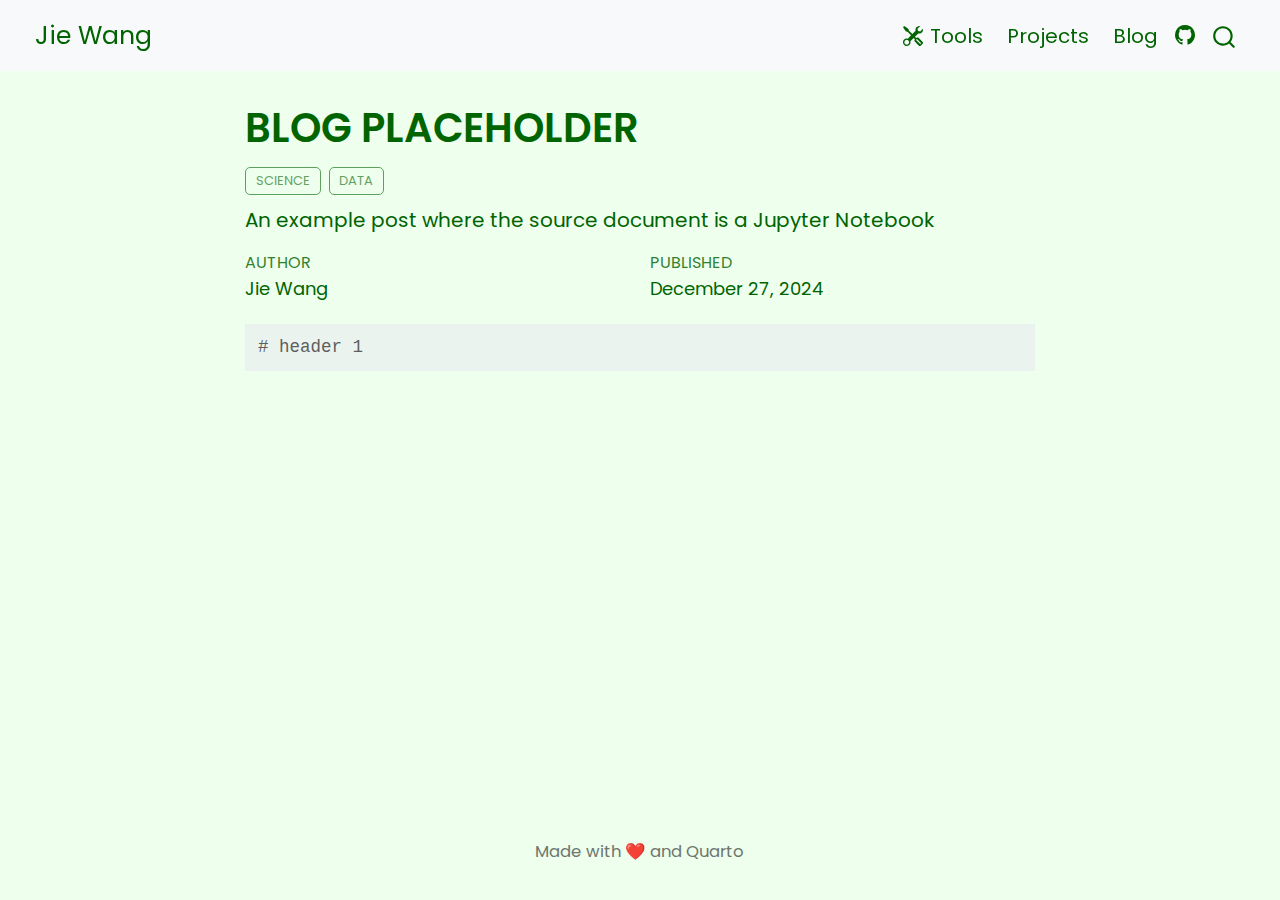
<file: blog/27Dec2024/index.html>
<!DOCTYPE html>
<html xmlns="http://www.w3.org/1999/xhtml" lang="en" xml:lang="en"><head>

<meta charset="utf-8">
<meta name="generator" content="quarto-1.6.39">

<meta name="viewport" content="width=device-width, initial-scale=1.0, user-scalable=yes">

<meta name="author" content="Jie Wang">
<meta name="dcterms.date" content="2024-12-27">
<meta name="description" content="An example post where the source document is a Jupyter Notebook">

<title>Blog Placeholder – Home</title>
<style>
code{white-space: pre-wrap;}
span.smallcaps{font-variant: small-caps;}
div.columns{display: flex; gap: min(4vw, 1.5em);}
div.column{flex: auto; overflow-x: auto;}
div.hanging-indent{margin-left: 1.5em; text-indent: -1.5em;}
ul.task-list{list-style: none;}
ul.task-list li input[type="checkbox"] {
  width: 0.8em;
  margin: 0 0.8em 0.2em -1em; /* quarto-specific, see https://github.com/quarto-dev/quarto-cli/issues/4556 */ 
  vertical-align: middle;
}
/* CSS for syntax highlighting */
pre > code.sourceCode { white-space: pre; position: relative; }
pre > code.sourceCode > span { line-height: 1.25; }
pre > code.sourceCode > span:empty { height: 1.2em; }
.sourceCode { overflow: visible; }
code.sourceCode > span { color: inherit; text-decoration: inherit; }
div.sourceCode { margin: 1em 0; }
pre.sourceCode { margin: 0; }
@media screen {
div.sourceCode { overflow: auto; }
}
@media print {
pre > code.sourceCode { white-space: pre-wrap; }
pre > code.sourceCode > span { display: inline-block; text-indent: -5em; padding-left: 5em; }
}
pre.numberSource code
  { counter-reset: source-line 0; }
pre.numberSource code > span
  { position: relative; left: -4em; counter-increment: source-line; }
pre.numberSource code > span > a:first-child::before
  { content: counter(source-line);
    position: relative; left: -1em; text-align: right; vertical-align: baseline;
    border: none; display: inline-block;
    -webkit-touch-callout: none; -webkit-user-select: none;
    -khtml-user-select: none; -moz-user-select: none;
    -ms-user-select: none; user-select: none;
    padding: 0 4px; width: 4em;
  }
pre.numberSource { margin-left: 3em;  padding-left: 4px; }
div.sourceCode
  {   }
@media screen {
pre > code.sourceCode > span > a:first-child::before { text-decoration: underline; }
}
</style>


<script src="../../site_libs/quarto-nav/quarto-nav.js"></script>
<script src="../../site_libs/quarto-nav/headroom.min.js"></script>
<script src="../../site_libs/clipboard/clipboard.min.js"></script>
<script src="../../site_libs/quarto-search/autocomplete.umd.js"></script>
<script src="../../site_libs/quarto-search/fuse.min.js"></script>
<script src="../../site_libs/quarto-search/quarto-search.js"></script>
<meta name="quarto:offset" content="../../">
<script src="../../site_libs/quarto-html/quarto.js"></script>
<script src="../../site_libs/quarto-html/popper.min.js"></script>
<script src="../../site_libs/quarto-html/tippy.umd.min.js"></script>
<script src="../../site_libs/quarto-html/anchor.min.js"></script>
<link href="../../site_libs/quarto-html/tippy.css" rel="stylesheet">
<link href="../../site_libs/quarto-html/quarto-syntax-highlighting-e26003cea8cd680ca0c55a263523d882.css" rel="stylesheet" id="quarto-text-highlighting-styles">
<script src="../../site_libs/bootstrap/bootstrap.min.js"></script>
<link href="../../site_libs/bootstrap/bootstrap-icons.css" rel="stylesheet">
<link href="../../site_libs/bootstrap/bootstrap-cc732a84b6a74dcb6ba37e96f4e42aa8.min.css" rel="stylesheet" append-hash="true" id="quarto-bootstrap" data-mode="light">
<script id="quarto-search-options" type="application/json">{
  "location": "navbar",
  "copy-button": false,
  "collapse-after": 3,
  "panel-placement": "end",
  "type": "overlay",
  "limit": 50,
  "keyboard-shortcut": [
    "f",
    "/",
    "s"
  ],
  "show-item-context": false,
  "language": {
    "search-no-results-text": "No results",
    "search-matching-documents-text": "matching documents",
    "search-copy-link-title": "Copy link to search",
    "search-hide-matches-text": "Hide additional matches",
    "search-more-match-text": "more match in this document",
    "search-more-matches-text": "more matches in this document",
    "search-clear-button-title": "Clear",
    "search-text-placeholder": "",
    "search-detached-cancel-button-title": "Cancel",
    "search-submit-button-title": "Submit",
    "search-label": "Search"
  }
}</script>


<meta property="og:title" content="Blog Placeholder – Home">
<meta property="og:description" content="An example post where the source document is a Jupyter Notebook">
<meta property="og:site_name" content="Home">
</head>

<body class="nav-fixed fullcontent">

<div id="quarto-search-results"></div>
  <header id="quarto-header" class="headroom fixed-top">
    <nav class="navbar navbar-expand-lg " data-bs-theme="dark">
      <div class="navbar-container container-fluid">
      <div class="navbar-brand-container mx-auto">
    <a class="navbar-brand" href="../../index.html">
    <span class="navbar-title">Jie Wang</span>
    </a>
  </div>
            <div id="quarto-search" class="" title="Search"></div>
          <button class="navbar-toggler" type="button" data-bs-toggle="collapse" data-bs-target="#navbarCollapse" aria-controls="navbarCollapse" role="menu" aria-expanded="false" aria-label="Toggle navigation" onclick="if (window.quartoToggleHeadroom) { window.quartoToggleHeadroom(); }">
  <span class="navbar-toggler-icon"></span>
</button>
          <div class="collapse navbar-collapse" id="navbarCollapse">
            <ul class="navbar-nav navbar-nav-scroll ms-auto">
  <li class="nav-item">
    <a class="nav-link" href="../../tools.html"> <i class="bi bi-tools" role="img">
</i> 
<span class="menu-text">Tools</span></a>
  </li>  
  <li class="nav-item">
    <a class="nav-link" href="../../projects/index.html"> 
<span class="menu-text">Projects</span></a>
  </li>  
  <li class="nav-item">
    <a class="nav-link" href="../../blog/index.html"> 
<span class="menu-text">Blog</span></a>
  </li>  
</ul>
          </div> <!-- /navcollapse -->
            <div class="quarto-navbar-tools">
    <a href="https://github.com/ifendo" title="" class="quarto-navigation-tool px-1" aria-label=""><i class="bi bi-github"></i></a>
</div>
      </div> <!-- /container-fluid -->
    </nav>
</header>
<!-- content -->
<div id="quarto-content" class="quarto-container page-columns page-rows-contents page-layout-article page-navbar">
<!-- sidebar -->
<!-- margin-sidebar -->
    
<!-- main -->
<main class="content" id="quarto-document-content">

<header id="title-block-header" class="quarto-title-block default">
<div class="quarto-title">
<h1 class="title">Blog Placeholder</h1>
  <div class="quarto-categories">
    <div class="quarto-category">Science</div>
    <div class="quarto-category">Data</div>
  </div>
  </div>

<div>
  <div class="description">
    An example post where the source document is a Jupyter Notebook
  </div>
</div>


<div class="quarto-title-meta">

    <div>
    <div class="quarto-title-meta-heading">Author</div>
    <div class="quarto-title-meta-contents">
             <p>Jie Wang </p>
          </div>
  </div>
    
    <div>
    <div class="quarto-title-meta-heading">Published</div>
    <div class="quarto-title-meta-contents">
      <p class="date">December 27, 2024</p>
    </div>
  </div>
  
    
  </div>
  


</header>


<div id="cell-1" class="cell" data-vscode="{&quot;languageId&quot;:&quot;r&quot;}" data-execution_count="1">
<div class="sourceCode cell-code" id="cb1"><pre class="sourceCode python code-with-copy"><code class="sourceCode python"><span id="cb1-1"><a href="#cb1-1" aria-hidden="true" tabindex="-1"></a><span class="co"># header 1</span></span></code><button title="Copy to Clipboard" class="code-copy-button"><i class="bi"></i></button></pre></div>
</div>



</main> <!-- /main -->
<script id="quarto-html-after-body" type="application/javascript">
window.document.addEventListener("DOMContentLoaded", function (event) {
  const toggleBodyColorMode = (bsSheetEl) => {
    const mode = bsSheetEl.getAttribute("data-mode");
    const bodyEl = window.document.querySelector("body");
    if (mode === "dark") {
      bodyEl.classList.add("quarto-dark");
      bodyEl.classList.remove("quarto-light");
    } else {
      bodyEl.classList.add("quarto-light");
      bodyEl.classList.remove("quarto-dark");
    }
  }
  const toggleBodyColorPrimary = () => {
    const bsSheetEl = window.document.querySelector("link#quarto-bootstrap");
    if (bsSheetEl) {
      toggleBodyColorMode(bsSheetEl);
    }
  }
  toggleBodyColorPrimary();  
  const icon = "";
  const anchorJS = new window.AnchorJS();
  anchorJS.options = {
    placement: 'right',
    icon: icon
  };
  anchorJS.add('.anchored');
  const isCodeAnnotation = (el) => {
    for (const clz of el.classList) {
      if (clz.startsWith('code-annotation-')) {                     
        return true;
      }
    }
    return false;
  }
  const onCopySuccess = function(e) {
    // button target
    const button = e.trigger;
    // don't keep focus
    button.blur();
    // flash "checked"
    button.classList.add('code-copy-button-checked');
    var currentTitle = button.getAttribute("title");
    button.setAttribute("title", "Copied!");
    let tooltip;
    if (window.bootstrap) {
      button.setAttribute("data-bs-toggle", "tooltip");
      button.setAttribute("data-bs-placement", "left");
      button.setAttribute("data-bs-title", "Copied!");
      tooltip = new bootstrap.Tooltip(button, 
        { trigger: "manual", 
          customClass: "code-copy-button-tooltip",
          offset: [0, -8]});
      tooltip.show();    
    }
    setTimeout(function() {
      if (tooltip) {
        tooltip.hide();
        button.removeAttribute("data-bs-title");
        button.removeAttribute("data-bs-toggle");
        button.removeAttribute("data-bs-placement");
      }
      button.setAttribute("title", currentTitle);
      button.classList.remove('code-copy-button-checked');
    }, 1000);
    // clear code selection
    e.clearSelection();
  }
  const getTextToCopy = function(trigger) {
      const codeEl = trigger.previousElementSibling.cloneNode(true);
      for (const childEl of codeEl.children) {
        if (isCodeAnnotation(childEl)) {
          childEl.remove();
        }
      }
      return codeEl.innerText;
  }
  const clipboard = new window.ClipboardJS('.code-copy-button:not([data-in-quarto-modal])', {
    text: getTextToCopy
  });
  clipboard.on('success', onCopySuccess);
  if (window.document.getElementById('quarto-embedded-source-code-modal')) {
    const clipboardModal = new window.ClipboardJS('.code-copy-button[data-in-quarto-modal]', {
      text: getTextToCopy,
      container: window.document.getElementById('quarto-embedded-source-code-modal')
    });
    clipboardModal.on('success', onCopySuccess);
  }
    var localhostRegex = new RegExp(/^(?:http|https):\/\/localhost\:?[0-9]*\//);
    var mailtoRegex = new RegExp(/^mailto:/);
      var filterRegex = new RegExp("https:\/\/ifendo\.github\.io\/");
    var isInternal = (href) => {
        return filterRegex.test(href) || localhostRegex.test(href) || mailtoRegex.test(href);
    }
    // Inspect non-navigation links and adorn them if external
 	var links = window.document.querySelectorAll('a[href]:not(.nav-link):not(.navbar-brand):not(.toc-action):not(.sidebar-link):not(.sidebar-item-toggle):not(.pagination-link):not(.no-external):not([aria-hidden]):not(.dropdown-item):not(.quarto-navigation-tool):not(.about-link)');
    for (var i=0; i<links.length; i++) {
      const link = links[i];
      if (!isInternal(link.href)) {
        // undo the damage that might have been done by quarto-nav.js in the case of
        // links that we want to consider external
        if (link.dataset.originalHref !== undefined) {
          link.href = link.dataset.originalHref;
        }
      }
    }
  function tippyHover(el, contentFn, onTriggerFn, onUntriggerFn) {
    const config = {
      allowHTML: true,
      maxWidth: 500,
      delay: 100,
      arrow: false,
      appendTo: function(el) {
          return el.parentElement;
      },
      interactive: true,
      interactiveBorder: 10,
      theme: 'quarto',
      placement: 'bottom-start',
    };
    if (contentFn) {
      config.content = contentFn;
    }
    if (onTriggerFn) {
      config.onTrigger = onTriggerFn;
    }
    if (onUntriggerFn) {
      config.onUntrigger = onUntriggerFn;
    }
    window.tippy(el, config); 
  }
  const noterefs = window.document.querySelectorAll('a[role="doc-noteref"]');
  for (var i=0; i<noterefs.length; i++) {
    const ref = noterefs[i];
    tippyHover(ref, function() {
      // use id or data attribute instead here
      let href = ref.getAttribute('data-footnote-href') || ref.getAttribute('href');
      try { href = new URL(href).hash; } catch {}
      const id = href.replace(/^#\/?/, "");
      const note = window.document.getElementById(id);
      if (note) {
        return note.innerHTML;
      } else {
        return "";
      }
    });
  }
  const xrefs = window.document.querySelectorAll('a.quarto-xref');
  const processXRef = (id, note) => {
    // Strip column container classes
    const stripColumnClz = (el) => {
      el.classList.remove("page-full", "page-columns");
      if (el.children) {
        for (const child of el.children) {
          stripColumnClz(child);
        }
      }
    }
    stripColumnClz(note)
    if (id === null || id.startsWith('sec-')) {
      // Special case sections, only their first couple elements
      const container = document.createElement("div");
      if (note.children && note.children.length > 2) {
        container.appendChild(note.children[0].cloneNode(true));
        for (let i = 1; i < note.children.length; i++) {
          const child = note.children[i];
          if (child.tagName === "P" && child.innerText === "") {
            continue;
          } else {
            container.appendChild(child.cloneNode(true));
            break;
          }
        }
        if (window.Quarto?.typesetMath) {
          window.Quarto.typesetMath(container);
        }
        return container.innerHTML
      } else {
        if (window.Quarto?.typesetMath) {
          window.Quarto.typesetMath(note);
        }
        return note.innerHTML;
      }
    } else {
      // Remove any anchor links if they are present
      const anchorLink = note.querySelector('a.anchorjs-link');
      if (anchorLink) {
        anchorLink.remove();
      }
      if (window.Quarto?.typesetMath) {
        window.Quarto.typesetMath(note);
      }
      if (note.classList.contains("callout")) {
        return note.outerHTML;
      } else {
        return note.innerHTML;
      }
    }
  }
  for (var i=0; i<xrefs.length; i++) {
    const xref = xrefs[i];
    tippyHover(xref, undefined, function(instance) {
      instance.disable();
      let url = xref.getAttribute('href');
      let hash = undefined; 
      if (url.startsWith('#')) {
        hash = url;
      } else {
        try { hash = new URL(url).hash; } catch {}
      }
      if (hash) {
        const id = hash.replace(/^#\/?/, "");
        const note = window.document.getElementById(id);
        if (note !== null) {
          try {
            const html = processXRef(id, note.cloneNode(true));
            instance.setContent(html);
          } finally {
            instance.enable();
            instance.show();
          }
        } else {
          // See if we can fetch this
          fetch(url.split('#')[0])
          .then(res => res.text())
          .then(html => {
            const parser = new DOMParser();
            const htmlDoc = parser.parseFromString(html, "text/html");
            const note = htmlDoc.getElementById(id);
            if (note !== null) {
              const html = processXRef(id, note);
              instance.setContent(html);
            } 
          }).finally(() => {
            instance.enable();
            instance.show();
          });
        }
      } else {
        // See if we can fetch a full url (with no hash to target)
        // This is a special case and we should probably do some content thinning / targeting
        fetch(url)
        .then(res => res.text())
        .then(html => {
          const parser = new DOMParser();
          const htmlDoc = parser.parseFromString(html, "text/html");
          const note = htmlDoc.querySelector('main.content');
          if (note !== null) {
            // This should only happen for chapter cross references
            // (since there is no id in the URL)
            // remove the first header
            if (note.children.length > 0 && note.children[0].tagName === "HEADER") {
              note.children[0].remove();
            }
            const html = processXRef(null, note);
            instance.setContent(html);
          } 
        }).finally(() => {
          instance.enable();
          instance.show();
        });
      }
    }, function(instance) {
    });
  }
      let selectedAnnoteEl;
      const selectorForAnnotation = ( cell, annotation) => {
        let cellAttr = 'data-code-cell="' + cell + '"';
        let lineAttr = 'data-code-annotation="' +  annotation + '"';
        const selector = 'span[' + cellAttr + '][' + lineAttr + ']';
        return selector;
      }
      const selectCodeLines = (annoteEl) => {
        const doc = window.document;
        const targetCell = annoteEl.getAttribute("data-target-cell");
        const targetAnnotation = annoteEl.getAttribute("data-target-annotation");
        const annoteSpan = window.document.querySelector(selectorForAnnotation(targetCell, targetAnnotation));
        const lines = annoteSpan.getAttribute("data-code-lines").split(",");
        const lineIds = lines.map((line) => {
          return targetCell + "-" + line;
        })
        let top = null;
        let height = null;
        let parent = null;
        if (lineIds.length > 0) {
            //compute the position of the single el (top and bottom and make a div)
            const el = window.document.getElementById(lineIds[0]);
            top = el.offsetTop;
            height = el.offsetHeight;
            parent = el.parentElement.parentElement;
          if (lineIds.length > 1) {
            const lastEl = window.document.getElementById(lineIds[lineIds.length - 1]);
            const bottom = lastEl.offsetTop + lastEl.offsetHeight;
            height = bottom - top;
          }
          if (top !== null && height !== null && parent !== null) {
            // cook up a div (if necessary) and position it 
            let div = window.document.getElementById("code-annotation-line-highlight");
            if (div === null) {
              div = window.document.createElement("div");
              div.setAttribute("id", "code-annotation-line-highlight");
              div.style.position = 'absolute';
              parent.appendChild(div);
            }
            div.style.top = top - 2 + "px";
            div.style.height = height + 4 + "px";
            div.style.left = 0;
            let gutterDiv = window.document.getElementById("code-annotation-line-highlight-gutter");
            if (gutterDiv === null) {
              gutterDiv = window.document.createElement("div");
              gutterDiv.setAttribute("id", "code-annotation-line-highlight-gutter");
              gutterDiv.style.position = 'absolute';
              const codeCell = window.document.getElementById(targetCell);
              const gutter = codeCell.querySelector('.code-annotation-gutter');
              gutter.appendChild(gutterDiv);
            }
            gutterDiv.style.top = top - 2 + "px";
            gutterDiv.style.height = height + 4 + "px";
          }
          selectedAnnoteEl = annoteEl;
        }
      };
      const unselectCodeLines = () => {
        const elementsIds = ["code-annotation-line-highlight", "code-annotation-line-highlight-gutter"];
        elementsIds.forEach((elId) => {
          const div = window.document.getElementById(elId);
          if (div) {
            div.remove();
          }
        });
        selectedAnnoteEl = undefined;
      };
        // Handle positioning of the toggle
    window.addEventListener(
      "resize",
      throttle(() => {
        elRect = undefined;
        if (selectedAnnoteEl) {
          selectCodeLines(selectedAnnoteEl);
        }
      }, 10)
    );
    function throttle(fn, ms) {
    let throttle = false;
    let timer;
      return (...args) => {
        if(!throttle) { // first call gets through
            fn.apply(this, args);
            throttle = true;
        } else { // all the others get throttled
            if(timer) clearTimeout(timer); // cancel #2
            timer = setTimeout(() => {
              fn.apply(this, args);
              timer = throttle = false;
            }, ms);
        }
      };
    }
      // Attach click handler to the DT
      const annoteDls = window.document.querySelectorAll('dt[data-target-cell]');
      for (const annoteDlNode of annoteDls) {
        annoteDlNode.addEventListener('click', (event) => {
          const clickedEl = event.target;
          if (clickedEl !== selectedAnnoteEl) {
            unselectCodeLines();
            const activeEl = window.document.querySelector('dt[data-target-cell].code-annotation-active');
            if (activeEl) {
              activeEl.classList.remove('code-annotation-active');
            }
            selectCodeLines(clickedEl);
            clickedEl.classList.add('code-annotation-active');
          } else {
            // Unselect the line
            unselectCodeLines();
            clickedEl.classList.remove('code-annotation-active');
          }
        });
      }
  const findCites = (el) => {
    const parentEl = el.parentElement;
    if (parentEl) {
      const cites = parentEl.dataset.cites;
      if (cites) {
        return {
          el,
          cites: cites.split(' ')
        };
      } else {
        return findCites(el.parentElement)
      }
    } else {
      return undefined;
    }
  };
  var bibliorefs = window.document.querySelectorAll('a[role="doc-biblioref"]');
  for (var i=0; i<bibliorefs.length; i++) {
    const ref = bibliorefs[i];
    const citeInfo = findCites(ref);
    if (citeInfo) {
      tippyHover(citeInfo.el, function() {
        var popup = window.document.createElement('div');
        citeInfo.cites.forEach(function(cite) {
          var citeDiv = window.document.createElement('div');
          citeDiv.classList.add('hanging-indent');
          citeDiv.classList.add('csl-entry');
          var biblioDiv = window.document.getElementById('ref-' + cite);
          if (biblioDiv) {
            citeDiv.innerHTML = biblioDiv.innerHTML;
          }
          popup.appendChild(citeDiv);
        });
        return popup.innerHTML;
      });
    }
  }
});
</script>
</div> <!-- /content -->
<footer class="footer">
  <div class="nav-footer">
    <div class="nav-footer-left">
      &nbsp;
    </div>   
    <div class="nav-footer-center">
<p>Made with ❤️ and Quarto</p>
</div>
    <div class="nav-footer-right">
      &nbsp;
    </div>
  </div>
</footer>




</body></html>
</file>
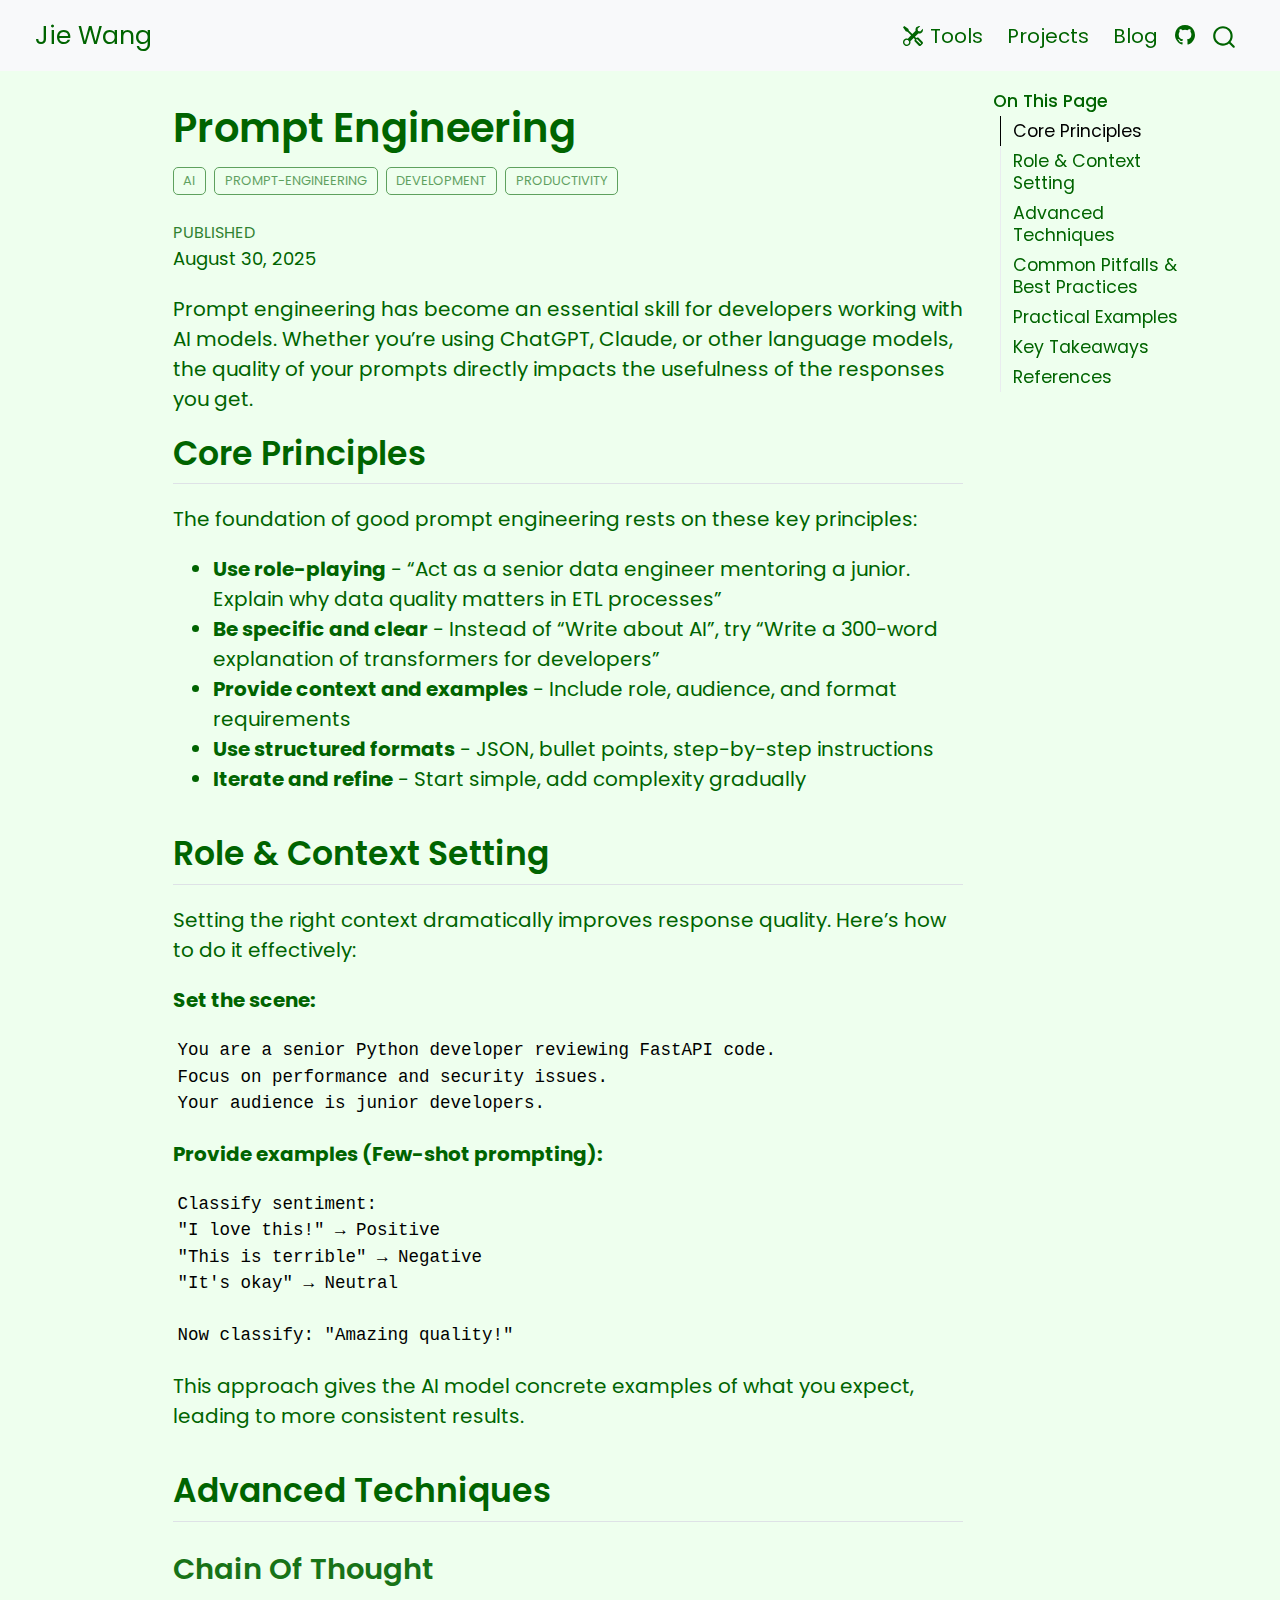
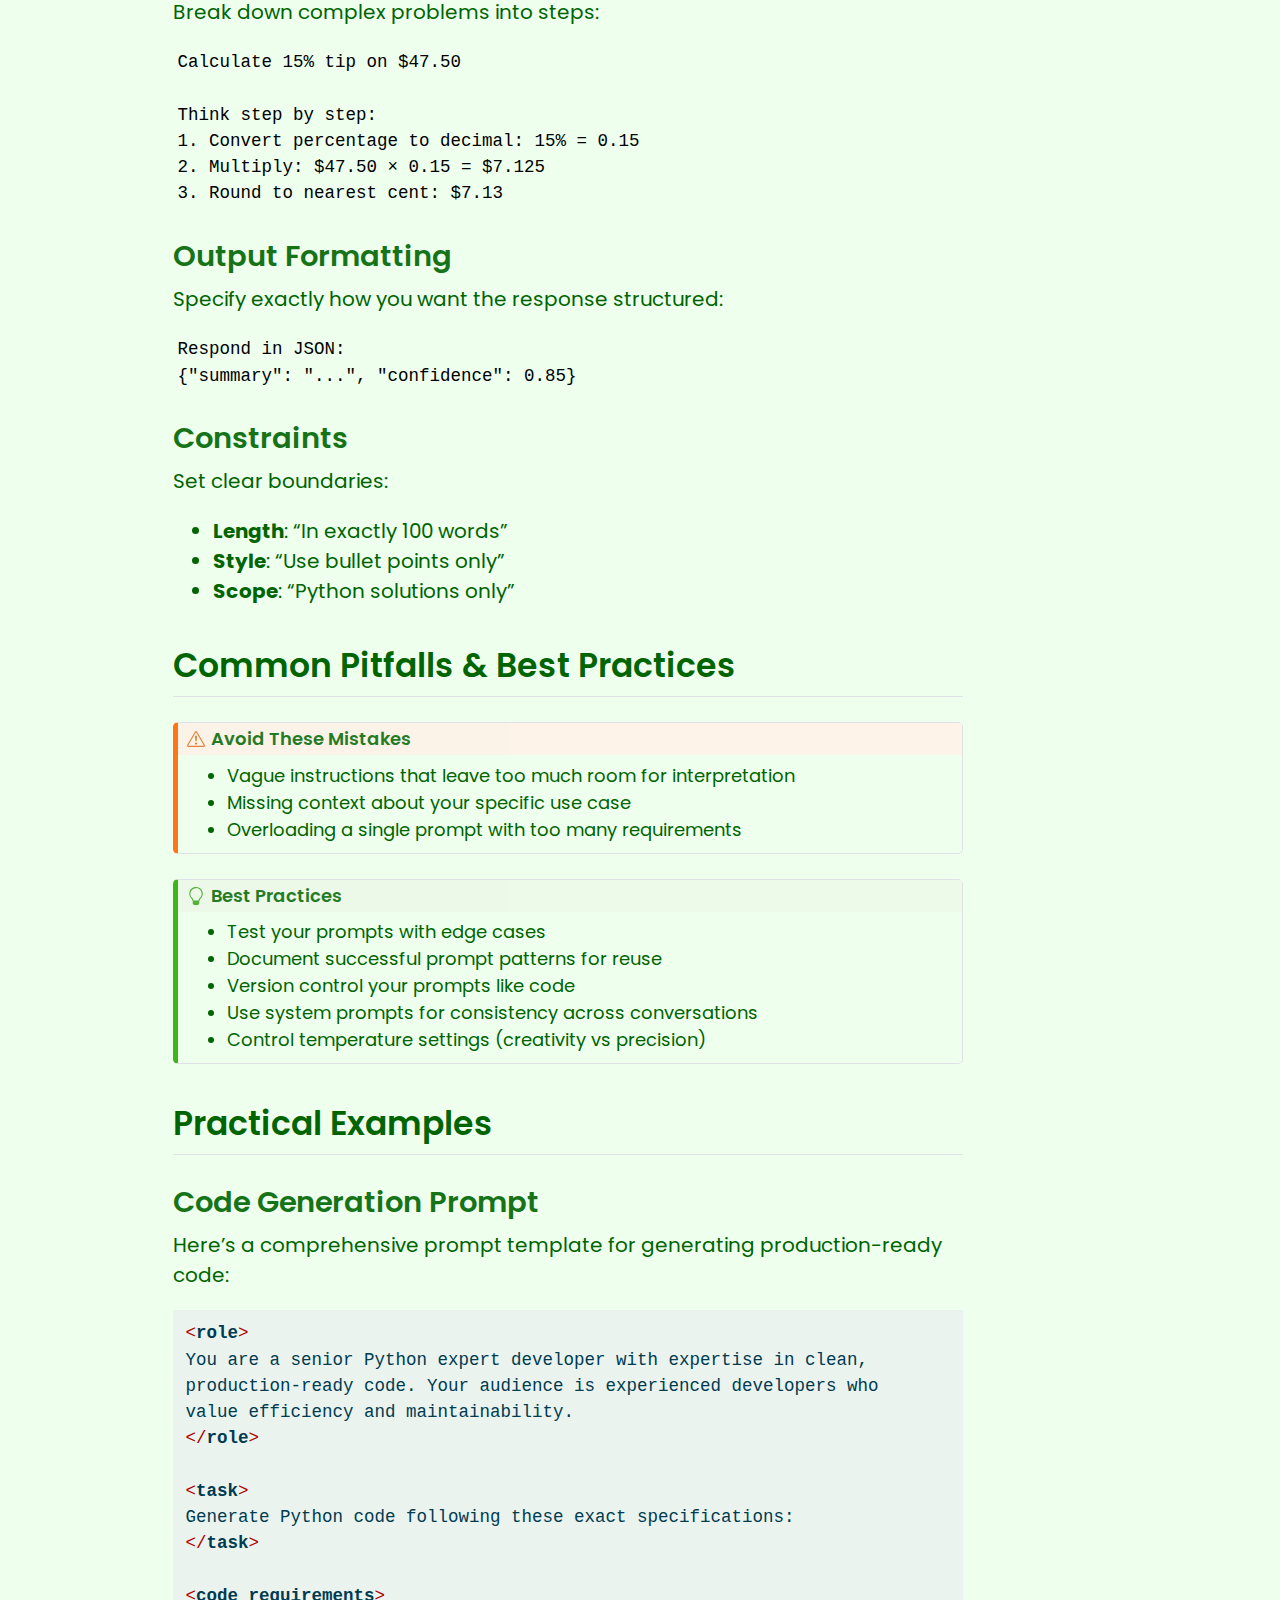
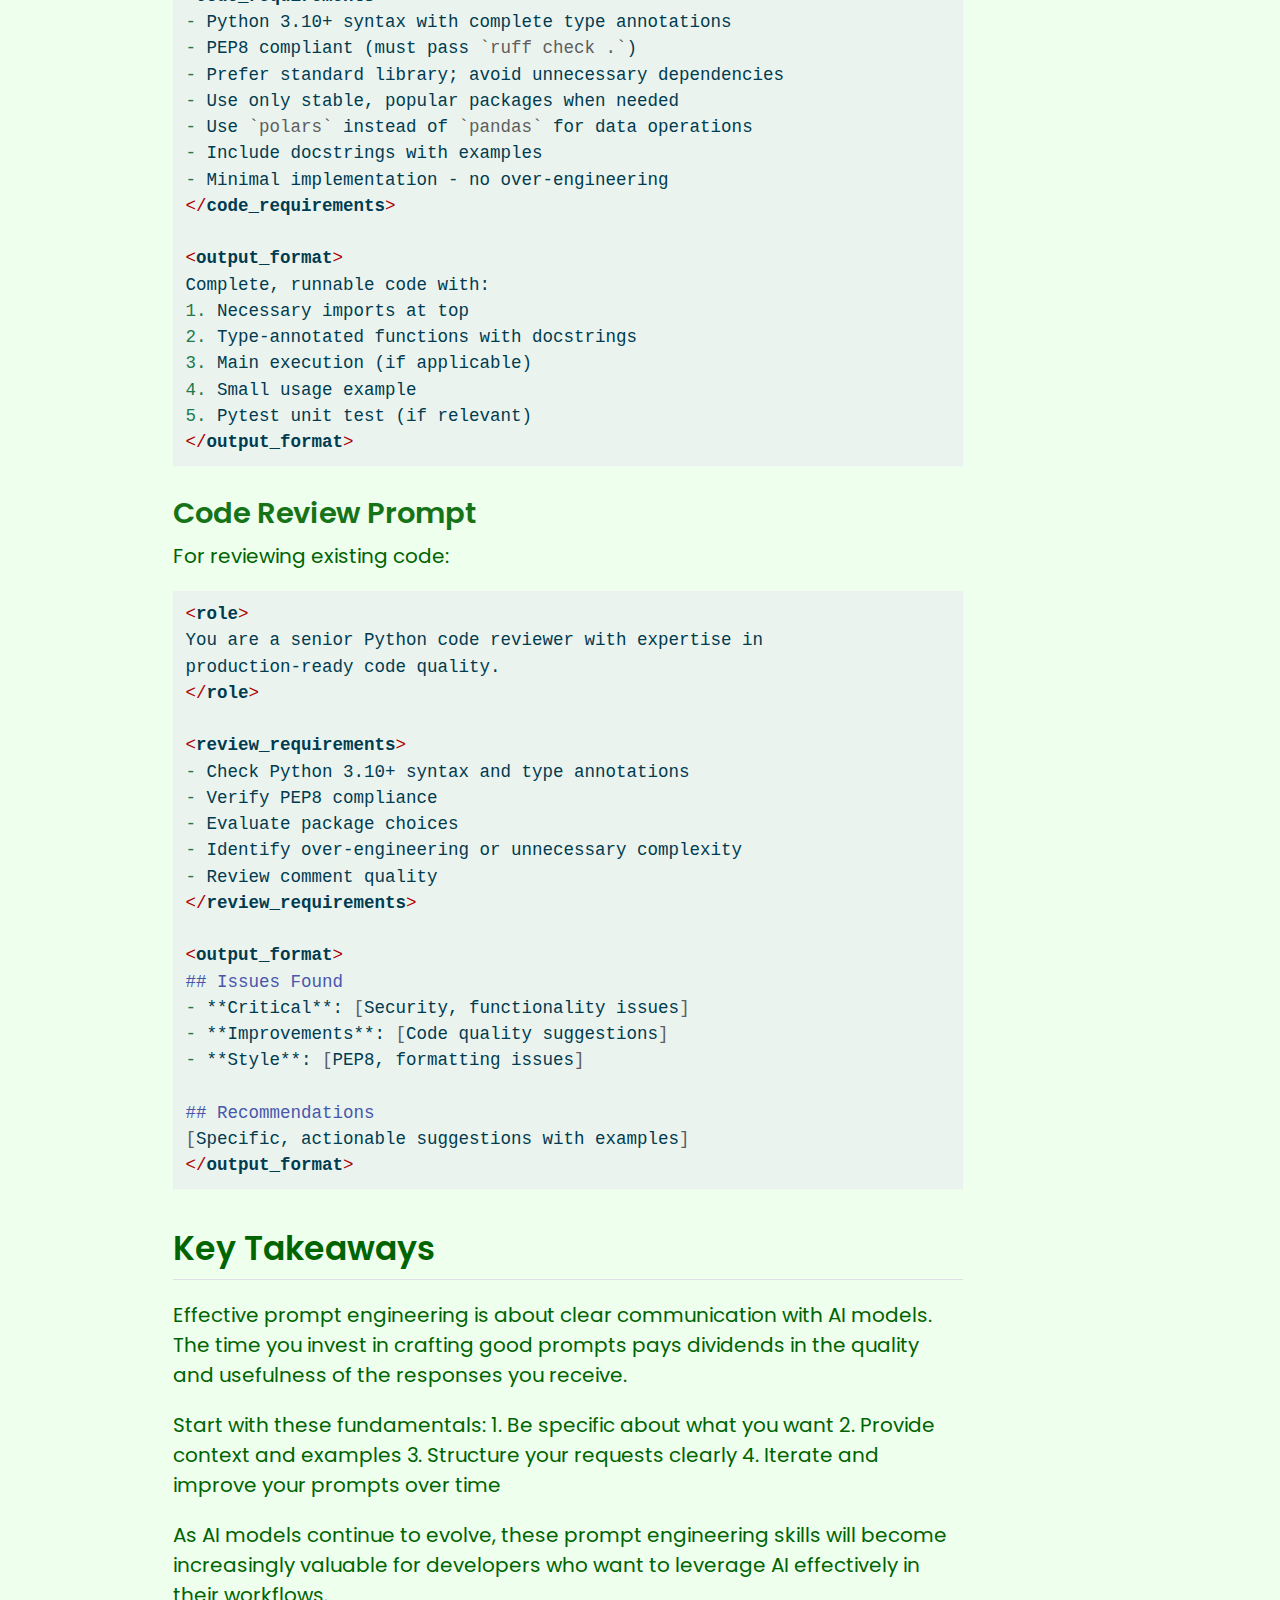
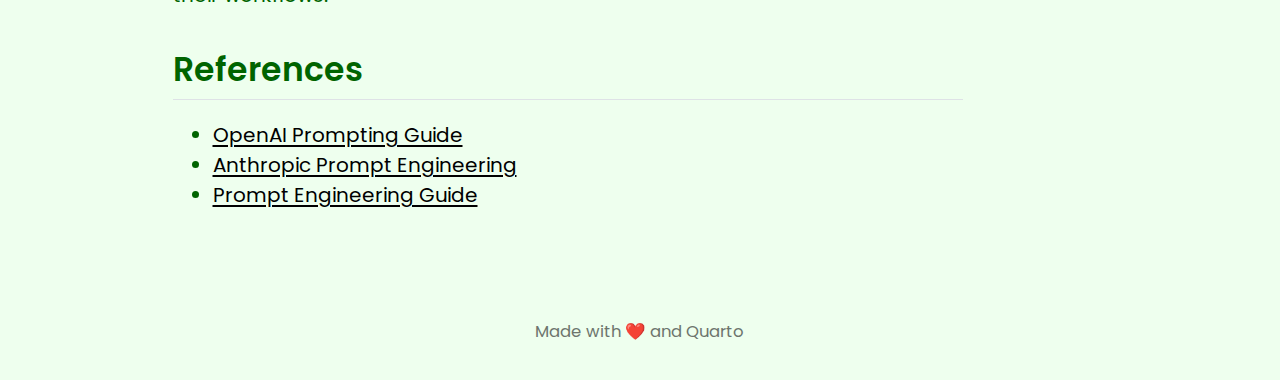
<file: blog/30Aug2025-prompt-engineering-tips/index.html>
<!DOCTYPE html>
<html xmlns="http://www.w3.org/1999/xhtml" lang="en" xml:lang="en"><head>

<meta charset="utf-8">
<meta name="generator" content="quarto-1.7.34">

<meta name="viewport" content="width=device-width, initial-scale=1.0, user-scalable=yes">

<meta name="dcterms.date" content="2025-08-30">

<title>Prompt Engineering – Home</title>
<style>
code{white-space: pre-wrap;}
span.smallcaps{font-variant: small-caps;}
div.columns{display: flex; gap: min(4vw, 1.5em);}
div.column{flex: auto; overflow-x: auto;}
div.hanging-indent{margin-left: 1.5em; text-indent: -1.5em;}
ul.task-list{list-style: none;}
ul.task-list li input[type="checkbox"] {
  width: 0.8em;
  margin: 0 0.8em 0.2em -1em; /* quarto-specific, see https://github.com/quarto-dev/quarto-cli/issues/4556 */ 
  vertical-align: middle;
}
/* CSS for syntax highlighting */
html { -webkit-text-size-adjust: 100%; }
pre > code.sourceCode { white-space: pre; position: relative; }
pre > code.sourceCode > span { display: inline-block; line-height: 1.25; }
pre > code.sourceCode > span:empty { height: 1.2em; }
.sourceCode { overflow: visible; }
code.sourceCode > span { color: inherit; text-decoration: inherit; }
div.sourceCode { margin: 1em 0; }
pre.sourceCode { margin: 0; }
@media screen {
div.sourceCode { overflow: auto; }
}
@media print {
pre > code.sourceCode { white-space: pre-wrap; }
pre > code.sourceCode > span { text-indent: -5em; padding-left: 5em; }
}
pre.numberSource code
  { counter-reset: source-line 0; }
pre.numberSource code > span
  { position: relative; left: -4em; counter-increment: source-line; }
pre.numberSource code > span > a:first-child::before
  { content: counter(source-line);
    position: relative; left: -1em; text-align: right; vertical-align: baseline;
    border: none; display: inline-block;
    -webkit-touch-callout: none; -webkit-user-select: none;
    -khtml-user-select: none; -moz-user-select: none;
    -ms-user-select: none; user-select: none;
    padding: 0 4px; width: 4em;
  }
pre.numberSource { margin-left: 3em;  padding-left: 4px; }
div.sourceCode
  {   }
@media screen {
pre > code.sourceCode > span > a:first-child::before { text-decoration: underline; }
}
</style>


<script src="../../site_libs/quarto-nav/quarto-nav.js"></script>
<script src="../../site_libs/quarto-nav/headroom.min.js"></script>
<script src="../../site_libs/clipboard/clipboard.min.js"></script>
<script src="../../site_libs/quarto-search/autocomplete.umd.js"></script>
<script src="../../site_libs/quarto-search/fuse.min.js"></script>
<script src="../../site_libs/quarto-search/quarto-search.js"></script>
<meta name="quarto:offset" content="../../">
<script src="../../site_libs/quarto-html/quarto.js" type="module"></script>
<script src="../../site_libs/quarto-html/tabsets/tabsets.js" type="module"></script>
<script src="../../site_libs/quarto-html/popper.min.js"></script>
<script src="../../site_libs/quarto-html/tippy.umd.min.js"></script>
<script src="../../site_libs/quarto-html/anchor.min.js"></script>
<link href="../../site_libs/quarto-html/tippy.css" rel="stylesheet">
<link href="../../site_libs/quarto-html/quarto-syntax-highlighting-c8ad9e5dbd60b7b70b38521ab19b7da4.css" rel="stylesheet" id="quarto-text-highlighting-styles">
<script src="../../site_libs/bootstrap/bootstrap.min.js"></script>
<link href="../../site_libs/bootstrap/bootstrap-icons.css" rel="stylesheet">
<link href="../../site_libs/bootstrap/bootstrap-ca939f7304c4ea6b135fc33965a7a847.min.css" rel="stylesheet" append-hash="true" id="quarto-bootstrap" data-mode="light">
<script id="quarto-search-options" type="application/json">{
  "location": "navbar",
  "copy-button": false,
  "collapse-after": 3,
  "panel-placement": "end",
  "type": "overlay",
  "limit": 50,
  "keyboard-shortcut": [
    "f",
    "/",
    "s"
  ],
  "show-item-context": false,
  "language": {
    "search-no-results-text": "No results",
    "search-matching-documents-text": "matching documents",
    "search-copy-link-title": "Copy link to search",
    "search-hide-matches-text": "Hide additional matches",
    "search-more-match-text": "more match in this document",
    "search-more-matches-text": "more matches in this document",
    "search-clear-button-title": "Clear",
    "search-text-placeholder": "",
    "search-detached-cancel-button-title": "Cancel",
    "search-submit-button-title": "Submit",
    "search-label": "Search"
  }
}</script>


<meta property="og:title" content="Prompt Engineering – Home">
<meta property="og:description" content="">
<meta property="og:site_name" content="Home">
</head>

<body class="nav-fixed quarto-light">

<div id="quarto-search-results"></div>
  <header id="quarto-header" class="headroom fixed-top">
    <nav class="navbar navbar-expand-lg " data-bs-theme="dark">
      <div class="navbar-container container-fluid">
      <div class="navbar-brand-container mx-auto">
    <a class="navbar-brand" href="../../index.html">
    <span class="navbar-title">Jie Wang</span>
    </a>
  </div>
            <div id="quarto-search" class="" title="Search"></div>
          <button class="navbar-toggler" type="button" data-bs-toggle="collapse" data-bs-target="#navbarCollapse" aria-controls="navbarCollapse" role="menu" aria-expanded="false" aria-label="Toggle navigation" onclick="if (window.quartoToggleHeadroom) { window.quartoToggleHeadroom(); }">
  <span class="navbar-toggler-icon"></span>
</button>
          <div class="collapse navbar-collapse" id="navbarCollapse">
            <ul class="navbar-nav navbar-nav-scroll ms-auto">
  <li class="nav-item">
    <a class="nav-link" href="../../tools.html"> <i class="bi bi-tools" role="img">
</i> 
<span class="menu-text">Tools</span></a>
  </li>  
  <li class="nav-item">
    <a class="nav-link" href="../../projects/index.html"> 
<span class="menu-text">Projects</span></a>
  </li>  
  <li class="nav-item">
    <a class="nav-link" href="../../blog/index.html"> 
<span class="menu-text">Blog</span></a>
  </li>  
</ul>
          </div> <!-- /navcollapse -->
            <div class="quarto-navbar-tools">
    <a href="https://github.com/ifendo" title="" class="quarto-navigation-tool px-1" aria-label=""><i class="bi bi-github"></i></a>
</div>
      </div> <!-- /container-fluid -->
    </nav>
</header>
<!-- content -->
<div id="quarto-content" class="quarto-container page-columns page-rows-contents page-layout-article page-navbar">
<!-- sidebar -->
<!-- margin-sidebar -->
    <div id="quarto-margin-sidebar" class="sidebar margin-sidebar">
        <nav id="TOC" role="doc-toc" class="toc-active">
    <h2 id="toc-title">On this page</h2>
   
  <ul>
  <li><a href="#core-principles" id="toc-core-principles" class="nav-link active" data-scroll-target="#core-principles">Core Principles</a></li>
  <li><a href="#role-context-setting" id="toc-role-context-setting" class="nav-link" data-scroll-target="#role-context-setting">Role &amp; Context Setting</a></li>
  <li><a href="#advanced-techniques" id="toc-advanced-techniques" class="nav-link" data-scroll-target="#advanced-techniques">Advanced Techniques</a>
  <ul class="collapse">
  <li><a href="#chain-of-thought" id="toc-chain-of-thought" class="nav-link" data-scroll-target="#chain-of-thought">Chain of Thought</a></li>
  <li><a href="#output-formatting" id="toc-output-formatting" class="nav-link" data-scroll-target="#output-formatting">Output Formatting</a></li>
  <li><a href="#constraints" id="toc-constraints" class="nav-link" data-scroll-target="#constraints">Constraints</a></li>
  </ul></li>
  <li><a href="#common-pitfalls-best-practices" id="toc-common-pitfalls-best-practices" class="nav-link" data-scroll-target="#common-pitfalls-best-practices">Common Pitfalls &amp; Best Practices</a></li>
  <li><a href="#practical-examples" id="toc-practical-examples" class="nav-link" data-scroll-target="#practical-examples">Practical Examples</a>
  <ul class="collapse">
  <li><a href="#code-generation-prompt" id="toc-code-generation-prompt" class="nav-link" data-scroll-target="#code-generation-prompt">Code Generation Prompt</a></li>
  <li><a href="#code-review-prompt" id="toc-code-review-prompt" class="nav-link" data-scroll-target="#code-review-prompt">Code Review Prompt</a></li>
  </ul></li>
  <li><a href="#key-takeaways" id="toc-key-takeaways" class="nav-link" data-scroll-target="#key-takeaways">Key Takeaways</a></li>
  <li><a href="#references" id="toc-references" class="nav-link" data-scroll-target="#references">References</a></li>
  </ul>
</nav>
    </div>
<!-- main -->
<main class="content" id="quarto-document-content">

<header id="title-block-header" class="quarto-title-block default">
<div class="quarto-title">
<h1 class="title">Prompt Engineering</h1>
  <div class="quarto-categories">
    <div class="quarto-category">ai</div>
    <div class="quarto-category">prompt-engineering</div>
    <div class="quarto-category">development</div>
    <div class="quarto-category">productivity</div>
  </div>
  </div>



<div class="quarto-title-meta">

    
    <div>
    <div class="quarto-title-meta-heading">Published</div>
    <div class="quarto-title-meta-contents">
      <p class="date">August 30, 2025</p>
    </div>
  </div>
  
    
  </div>
  


</header>


<p>Prompt engineering has become an essential skill for developers working with AI models. Whether you’re using ChatGPT, Claude, or other language models, the quality of your prompts directly impacts the usefulness of the responses you get.</p>
<section id="core-principles" class="level2">
<h2 class="anchored" data-anchor-id="core-principles">Core Principles</h2>
<p>The foundation of good prompt engineering rests on these key principles:</p>
<ul>
<li><strong>Use role-playing</strong> - “Act as a senior data engineer mentoring a junior. Explain why data quality matters in ETL processes”</li>
<li><strong>Be specific and clear</strong> - Instead of “Write about AI”, try “Write a 300-word explanation of transformers for developers”</li>
<li><strong>Provide context and examples</strong> - Include role, audience, and format requirements</li>
<li><strong>Use structured formats</strong> - JSON, bullet points, step-by-step instructions</li>
<li><strong>Iterate and refine</strong> - Start simple, add complexity gradually</li>
</ul>
</section>
<section id="role-context-setting" class="level2">
<h2 class="anchored" data-anchor-id="role-context-setting">Role &amp; Context Setting</h2>
<p>Setting the right context dramatically improves response quality. Here’s how to do it effectively:</p>
<p><strong>Set the scene:</strong></p>
<pre><code>You are a senior Python developer reviewing FastAPI code.
Focus on performance and security issues.
Your audience is junior developers.</code></pre>
<p><strong>Provide examples (Few-shot prompting):</strong></p>
<pre><code>Classify sentiment:
"I love this!" → Positive
"This is terrible" → Negative
"It's okay" → Neutral

Now classify: "Amazing quality!"</code></pre>
<p>This approach gives the AI model concrete examples of what you expect, leading to more consistent results.</p>
</section>
<section id="advanced-techniques" class="level2">
<h2 class="anchored" data-anchor-id="advanced-techniques">Advanced Techniques</h2>
<section id="chain-of-thought" class="level3">
<h3 class="anchored" data-anchor-id="chain-of-thought">Chain of Thought</h3>
<p>Break down complex problems into steps:</p>
<pre><code>Calculate 15% tip on $47.50

Think step by step:
1. Convert percentage to decimal: 15% = 0.15
2. Multiply: $47.50 × 0.15 = $7.125
3. Round to nearest cent: $7.13</code></pre>
</section>
<section id="output-formatting" class="level3">
<h3 class="anchored" data-anchor-id="output-formatting">Output Formatting</h3>
<p>Specify exactly how you want the response structured:</p>
<pre><code>Respond in JSON:
{"summary": "...", "confidence": 0.85}</code></pre>
</section>
<section id="constraints" class="level3">
<h3 class="anchored" data-anchor-id="constraints">Constraints</h3>
<p>Set clear boundaries:</p>
<ul>
<li><strong>Length</strong>: “In exactly 100 words”</li>
<li><strong>Style</strong>: “Use bullet points only”<br>
</li>
<li><strong>Scope</strong>: “Python solutions only”</li>
</ul>
</section>
</section>
<section id="common-pitfalls-best-practices" class="level2">
<h2 class="anchored" data-anchor-id="common-pitfalls-best-practices">Common Pitfalls &amp; Best Practices</h2>
<div class="callout callout-style-default callout-warning callout-titled">
<div class="callout-header d-flex align-content-center">
<div class="callout-icon-container">
<i class="callout-icon"></i>
</div>
<div class="callout-title-container flex-fill">
Avoid These Mistakes
</div>
</div>
<div class="callout-body-container callout-body">
<ul>
<li>Vague instructions that leave too much room for interpretation</li>
<li>Missing context about your specific use case</li>
<li>Overloading a single prompt with too many requirements</li>
</ul>
</div>
</div>
<div class="callout callout-style-default callout-tip callout-titled">
<div class="callout-header d-flex align-content-center">
<div class="callout-icon-container">
<i class="callout-icon"></i>
</div>
<div class="callout-title-container flex-fill">
Best Practices
</div>
</div>
<div class="callout-body-container callout-body">
<ul>
<li>Test your prompts with edge cases</li>
<li>Document successful prompt patterns for reuse</li>
<li>Version control your prompts like code</li>
<li>Use system prompts for consistency across conversations</li>
<li>Control temperature settings (creativity vs precision)</li>
</ul>
</div>
</div>
</section>
<section id="practical-examples" class="level2">
<h2 class="anchored" data-anchor-id="practical-examples">Practical Examples</h2>
<section id="code-generation-prompt" class="level3">
<h3 class="anchored" data-anchor-id="code-generation-prompt">Code Generation Prompt</h3>
<p>Here’s a comprehensive prompt template for generating production-ready code:</p>
<div class="sourceCode" id="cb5"><pre class="sourceCode markdown code-with-copy"><code class="sourceCode markdown"><span id="cb5-1"><a href="#cb5-1" aria-hidden="true" tabindex="-1"></a><span class="dt">&lt;</span><span class="kw">role</span><span class="dt">&gt;</span></span>
<span id="cb5-2"><a href="#cb5-2" aria-hidden="true" tabindex="-1"></a>You are a senior Python expert developer with expertise in clean, </span>
<span id="cb5-3"><a href="#cb5-3" aria-hidden="true" tabindex="-1"></a>production-ready code. Your audience is experienced developers who </span>
<span id="cb5-4"><a href="#cb5-4" aria-hidden="true" tabindex="-1"></a>value efficiency and maintainability.</span>
<span id="cb5-5"><a href="#cb5-5" aria-hidden="true" tabindex="-1"></a><span class="dt">&lt;/</span><span class="kw">role</span><span class="dt">&gt;</span></span>
<span id="cb5-6"><a href="#cb5-6" aria-hidden="true" tabindex="-1"></a></span>
<span id="cb5-7"><a href="#cb5-7" aria-hidden="true" tabindex="-1"></a><span class="dt">&lt;</span><span class="kw">task</span><span class="dt">&gt;</span></span>
<span id="cb5-8"><a href="#cb5-8" aria-hidden="true" tabindex="-1"></a>Generate Python code following these exact specifications:</span>
<span id="cb5-9"><a href="#cb5-9" aria-hidden="true" tabindex="-1"></a><span class="dt">&lt;/</span><span class="kw">task</span><span class="dt">&gt;</span></span>
<span id="cb5-10"><a href="#cb5-10" aria-hidden="true" tabindex="-1"></a></span>
<span id="cb5-11"><a href="#cb5-11" aria-hidden="true" tabindex="-1"></a><span class="dt">&lt;</span><span class="kw">code_requirements</span><span class="dt">&gt;</span></span>
<span id="cb5-12"><a href="#cb5-12" aria-hidden="true" tabindex="-1"></a><span class="ss">- </span>Python 3.10+ syntax with complete type annotations</span>
<span id="cb5-13"><a href="#cb5-13" aria-hidden="true" tabindex="-1"></a><span class="ss">- </span>PEP8 compliant (must pass <span class="in">`ruff check .`</span>)</span>
<span id="cb5-14"><a href="#cb5-14" aria-hidden="true" tabindex="-1"></a><span class="ss">- </span>Prefer standard library; avoid unnecessary dependencies</span>
<span id="cb5-15"><a href="#cb5-15" aria-hidden="true" tabindex="-1"></a><span class="ss">- </span>Use only stable, popular packages when needed</span>
<span id="cb5-16"><a href="#cb5-16" aria-hidden="true" tabindex="-1"></a><span class="ss">- </span>Use <span class="in">`polars`</span> instead of <span class="in">`pandas`</span> for data operations</span>
<span id="cb5-17"><a href="#cb5-17" aria-hidden="true" tabindex="-1"></a><span class="ss">- </span>Include docstrings with examples</span>
<span id="cb5-18"><a href="#cb5-18" aria-hidden="true" tabindex="-1"></a><span class="ss">- </span>Minimal implementation - no over-engineering</span>
<span id="cb5-19"><a href="#cb5-19" aria-hidden="true" tabindex="-1"></a><span class="dt">&lt;/</span><span class="kw">code_requirements</span><span class="dt">&gt;</span></span>
<span id="cb5-20"><a href="#cb5-20" aria-hidden="true" tabindex="-1"></a></span>
<span id="cb5-21"><a href="#cb5-21" aria-hidden="true" tabindex="-1"></a><span class="dt">&lt;</span><span class="kw">output_format</span><span class="dt">&gt;</span></span>
<span id="cb5-22"><a href="#cb5-22" aria-hidden="true" tabindex="-1"></a>Complete, runnable code with:</span>
<span id="cb5-23"><a href="#cb5-23" aria-hidden="true" tabindex="-1"></a><span class="ss">1. </span>Necessary imports at top</span>
<span id="cb5-24"><a href="#cb5-24" aria-hidden="true" tabindex="-1"></a><span class="ss">2. </span>Type-annotated functions with docstrings</span>
<span id="cb5-25"><a href="#cb5-25" aria-hidden="true" tabindex="-1"></a><span class="ss">3. </span>Main execution (if applicable)</span>
<span id="cb5-26"><a href="#cb5-26" aria-hidden="true" tabindex="-1"></a><span class="ss">4. </span>Small usage example</span>
<span id="cb5-27"><a href="#cb5-27" aria-hidden="true" tabindex="-1"></a><span class="ss">5. </span>Pytest unit test (if relevant)</span>
<span id="cb5-28"><a href="#cb5-28" aria-hidden="true" tabindex="-1"></a><span class="dt">&lt;/</span><span class="kw">output_format</span><span class="dt">&gt;</span></span></code><button title="Copy to Clipboard" class="code-copy-button"><i class="bi"></i></button></pre></div>
</section>
<section id="code-review-prompt" class="level3">
<h3 class="anchored" data-anchor-id="code-review-prompt">Code Review Prompt</h3>
<p>For reviewing existing code:</p>
<div class="sourceCode" id="cb6"><pre class="sourceCode markdown code-with-copy"><code class="sourceCode markdown"><span id="cb6-1"><a href="#cb6-1" aria-hidden="true" tabindex="-1"></a><span class="dt">&lt;</span><span class="kw">role</span><span class="dt">&gt;</span></span>
<span id="cb6-2"><a href="#cb6-2" aria-hidden="true" tabindex="-1"></a>You are a senior Python code reviewer with expertise in </span>
<span id="cb6-3"><a href="#cb6-3" aria-hidden="true" tabindex="-1"></a>production-ready code quality.</span>
<span id="cb6-4"><a href="#cb6-4" aria-hidden="true" tabindex="-1"></a><span class="dt">&lt;/</span><span class="kw">role</span><span class="dt">&gt;</span></span>
<span id="cb6-5"><a href="#cb6-5" aria-hidden="true" tabindex="-1"></a></span>
<span id="cb6-6"><a href="#cb6-6" aria-hidden="true" tabindex="-1"></a><span class="dt">&lt;</span><span class="kw">review_requirements</span><span class="dt">&gt;</span></span>
<span id="cb6-7"><a href="#cb6-7" aria-hidden="true" tabindex="-1"></a><span class="ss">- </span>Check Python 3.10+ syntax and type annotations</span>
<span id="cb6-8"><a href="#cb6-8" aria-hidden="true" tabindex="-1"></a><span class="ss">- </span>Verify PEP8 compliance</span>
<span id="cb6-9"><a href="#cb6-9" aria-hidden="true" tabindex="-1"></a><span class="ss">- </span>Evaluate package choices</span>
<span id="cb6-10"><a href="#cb6-10" aria-hidden="true" tabindex="-1"></a><span class="ss">- </span>Identify over-engineering or unnecessary complexity</span>
<span id="cb6-11"><a href="#cb6-11" aria-hidden="true" tabindex="-1"></a><span class="ss">- </span>Review comment quality</span>
<span id="cb6-12"><a href="#cb6-12" aria-hidden="true" tabindex="-1"></a><span class="dt">&lt;/</span><span class="kw">review_requirements</span><span class="dt">&gt;</span></span>
<span id="cb6-13"><a href="#cb6-13" aria-hidden="true" tabindex="-1"></a></span>
<span id="cb6-14"><a href="#cb6-14" aria-hidden="true" tabindex="-1"></a><span class="dt">&lt;</span><span class="kw">output_format</span><span class="dt">&gt;</span></span>
<span id="cb6-15"><a href="#cb6-15" aria-hidden="true" tabindex="-1"></a><span class="fu">## Issues Found</span></span>
<span id="cb6-16"><a href="#cb6-16" aria-hidden="true" tabindex="-1"></a><span class="ss">- </span>**Critical**: <span class="co">[</span><span class="ot">Security, functionality issues</span><span class="co">]</span></span>
<span id="cb6-17"><a href="#cb6-17" aria-hidden="true" tabindex="-1"></a><span class="ss">- </span>**Improvements**: <span class="co">[</span><span class="ot">Code quality suggestions</span><span class="co">]</span></span>
<span id="cb6-18"><a href="#cb6-18" aria-hidden="true" tabindex="-1"></a><span class="ss">- </span>**Style**: <span class="co">[</span><span class="ot">PEP8, formatting issues</span><span class="co">]</span></span>
<span id="cb6-19"><a href="#cb6-19" aria-hidden="true" tabindex="-1"></a></span>
<span id="cb6-20"><a href="#cb6-20" aria-hidden="true" tabindex="-1"></a><span class="fu">## Recommendations</span></span>
<span id="cb6-21"><a href="#cb6-21" aria-hidden="true" tabindex="-1"></a><span class="co">[</span><span class="ot">Specific, actionable suggestions with examples</span><span class="co">]</span></span>
<span id="cb6-22"><a href="#cb6-22" aria-hidden="true" tabindex="-1"></a><span class="dt">&lt;/</span><span class="kw">output_format</span><span class="dt">&gt;</span></span></code><button title="Copy to Clipboard" class="code-copy-button"><i class="bi"></i></button></pre></div>
</section>
</section>
<section id="key-takeaways" class="level2">
<h2 class="anchored" data-anchor-id="key-takeaways">Key Takeaways</h2>
<p>Effective prompt engineering is about clear communication with AI models. The time you invest in crafting good prompts pays dividends in the quality and usefulness of the responses you receive.</p>
<p>Start with these fundamentals: 1. Be specific about what you want 2. Provide context and examples 3. Structure your requests clearly 4. Iterate and improve your prompts over time</p>
<p>As AI models continue to evolve, these prompt engineering skills will become increasingly valuable for developers who want to leverage AI effectively in their workflows.</p>
</section>
<section id="references" class="level2">
<h2 class="anchored" data-anchor-id="references">References</h2>
<ul>
<li><a href="https://github.com/openai/openai-cookbook">OpenAI Prompting Guide</a></li>
<li><a href="https://docs.anthropic.com/claude/docs/prompt-engineering">Anthropic Prompt Engineering</a></li>
<li><a href="https://www.promptingguide.ai/">Prompt Engineering Guide</a></li>
</ul>


</section>

</main> <!-- /main -->
<script id="quarto-html-after-body" type="application/javascript">
  window.document.addEventListener("DOMContentLoaded", function (event) {
    const icon = "";
    const anchorJS = new window.AnchorJS();
    anchorJS.options = {
      placement: 'right',
      icon: icon
    };
    anchorJS.add('.anchored');
    const isCodeAnnotation = (el) => {
      for (const clz of el.classList) {
        if (clz.startsWith('code-annotation-')) {                     
          return true;
        }
      }
      return false;
    }
    const onCopySuccess = function(e) {
      // button target
      const button = e.trigger;
      // don't keep focus
      button.blur();
      // flash "checked"
      button.classList.add('code-copy-button-checked');
      var currentTitle = button.getAttribute("title");
      button.setAttribute("title", "Copied!");
      let tooltip;
      if (window.bootstrap) {
        button.setAttribute("data-bs-toggle", "tooltip");
        button.setAttribute("data-bs-placement", "left");
        button.setAttribute("data-bs-title", "Copied!");
        tooltip = new bootstrap.Tooltip(button, 
          { trigger: "manual", 
            customClass: "code-copy-button-tooltip",
            offset: [0, -8]});
        tooltip.show();    
      }
      setTimeout(function() {
        if (tooltip) {
          tooltip.hide();
          button.removeAttribute("data-bs-title");
          button.removeAttribute("data-bs-toggle");
          button.removeAttribute("data-bs-placement");
        }
        button.setAttribute("title", currentTitle);
        button.classList.remove('code-copy-button-checked');
      }, 1000);
      // clear code selection
      e.clearSelection();
    }
    const getTextToCopy = function(trigger) {
        const codeEl = trigger.previousElementSibling.cloneNode(true);
        for (const childEl of codeEl.children) {
          if (isCodeAnnotation(childEl)) {
            childEl.remove();
          }
        }
        return codeEl.innerText;
    }
    const clipboard = new window.ClipboardJS('.code-copy-button:not([data-in-quarto-modal])', {
      text: getTextToCopy
    });
    clipboard.on('success', onCopySuccess);
    if (window.document.getElementById('quarto-embedded-source-code-modal')) {
      const clipboardModal = new window.ClipboardJS('.code-copy-button[data-in-quarto-modal]', {
        text: getTextToCopy,
        container: window.document.getElementById('quarto-embedded-source-code-modal')
      });
      clipboardModal.on('success', onCopySuccess);
    }
      var localhostRegex = new RegExp(/^(?:http|https):\/\/localhost\:?[0-9]*\//);
      var mailtoRegex = new RegExp(/^mailto:/);
        var filterRegex = new RegExp("https:\/\/ifendo\.github\.io\/");
      var isInternal = (href) => {
          return filterRegex.test(href) || localhostRegex.test(href) || mailtoRegex.test(href);
      }
      // Inspect non-navigation links and adorn them if external
     var links = window.document.querySelectorAll('a[href]:not(.nav-link):not(.navbar-brand):not(.toc-action):not(.sidebar-link):not(.sidebar-item-toggle):not(.pagination-link):not(.no-external):not([aria-hidden]):not(.dropdown-item):not(.quarto-navigation-tool):not(.about-link)');
      for (var i=0; i<links.length; i++) {
        const link = links[i];
        if (!isInternal(link.href)) {
          // undo the damage that might have been done by quarto-nav.js in the case of
          // links that we want to consider external
          if (link.dataset.originalHref !== undefined) {
            link.href = link.dataset.originalHref;
          }
        }
      }
    function tippyHover(el, contentFn, onTriggerFn, onUntriggerFn) {
      const config = {
        allowHTML: true,
        maxWidth: 500,
        delay: 100,
        arrow: false,
        appendTo: function(el) {
            return el.parentElement;
        },
        interactive: true,
        interactiveBorder: 10,
        theme: 'quarto',
        placement: 'bottom-start',
      };
      if (contentFn) {
        config.content = contentFn;
      }
      if (onTriggerFn) {
        config.onTrigger = onTriggerFn;
      }
      if (onUntriggerFn) {
        config.onUntrigger = onUntriggerFn;
      }
      window.tippy(el, config); 
    }
    const noterefs = window.document.querySelectorAll('a[role="doc-noteref"]');
    for (var i=0; i<noterefs.length; i++) {
      const ref = noterefs[i];
      tippyHover(ref, function() {
        // use id or data attribute instead here
        let href = ref.getAttribute('data-footnote-href') || ref.getAttribute('href');
        try { href = new URL(href).hash; } catch {}
        const id = href.replace(/^#\/?/, "");
        const note = window.document.getElementById(id);
        if (note) {
          return note.innerHTML;
        } else {
          return "";
        }
      });
    }
    const xrefs = window.document.querySelectorAll('a.quarto-xref');
    const processXRef = (id, note) => {
      // Strip column container classes
      const stripColumnClz = (el) => {
        el.classList.remove("page-full", "page-columns");
        if (el.children) {
          for (const child of el.children) {
            stripColumnClz(child);
          }
        }
      }
      stripColumnClz(note)
      if (id === null || id.startsWith('sec-')) {
        // Special case sections, only their first couple elements
        const container = document.createElement("div");
        if (note.children && note.children.length > 2) {
          container.appendChild(note.children[0].cloneNode(true));
          for (let i = 1; i < note.children.length; i++) {
            const child = note.children[i];
            if (child.tagName === "P" && child.innerText === "") {
              continue;
            } else {
              container.appendChild(child.cloneNode(true));
              break;
            }
          }
          if (window.Quarto?.typesetMath) {
            window.Quarto.typesetMath(container);
          }
          return container.innerHTML
        } else {
          if (window.Quarto?.typesetMath) {
            window.Quarto.typesetMath(note);
          }
          return note.innerHTML;
        }
      } else {
        // Remove any anchor links if they are present
        const anchorLink = note.querySelector('a.anchorjs-link');
        if (anchorLink) {
          anchorLink.remove();
        }
        if (window.Quarto?.typesetMath) {
          window.Quarto.typesetMath(note);
        }
        if (note.classList.contains("callout")) {
          return note.outerHTML;
        } else {
          return note.innerHTML;
        }
      }
    }
    for (var i=0; i<xrefs.length; i++) {
      const xref = xrefs[i];
      tippyHover(xref, undefined, function(instance) {
        instance.disable();
        let url = xref.getAttribute('href');
        let hash = undefined; 
        if (url.startsWith('#')) {
          hash = url;
        } else {
          try { hash = new URL(url).hash; } catch {}
        }
        if (hash) {
          const id = hash.replace(/^#\/?/, "");
          const note = window.document.getElementById(id);
          if (note !== null) {
            try {
              const html = processXRef(id, note.cloneNode(true));
              instance.setContent(html);
            } finally {
              instance.enable();
              instance.show();
            }
          } else {
            // See if we can fetch this
            fetch(url.split('#')[0])
            .then(res => res.text())
            .then(html => {
              const parser = new DOMParser();
              const htmlDoc = parser.parseFromString(html, "text/html");
              const note = htmlDoc.getElementById(id);
              if (note !== null) {
                const html = processXRef(id, note);
                instance.setContent(html);
              } 
            }).finally(() => {
              instance.enable();
              instance.show();
            });
          }
        } else {
          // See if we can fetch a full url (with no hash to target)
          // This is a special case and we should probably do some content thinning / targeting
          fetch(url)
          .then(res => res.text())
          .then(html => {
            const parser = new DOMParser();
            const htmlDoc = parser.parseFromString(html, "text/html");
            const note = htmlDoc.querySelector('main.content');
            if (note !== null) {
              // This should only happen for chapter cross references
              // (since there is no id in the URL)
              // remove the first header
              if (note.children.length > 0 && note.children[0].tagName === "HEADER") {
                note.children[0].remove();
              }
              const html = processXRef(null, note);
              instance.setContent(html);
            } 
          }).finally(() => {
            instance.enable();
            instance.show();
          });
        }
      }, function(instance) {
      });
    }
        let selectedAnnoteEl;
        const selectorForAnnotation = ( cell, annotation) => {
          let cellAttr = 'data-code-cell="' + cell + '"';
          let lineAttr = 'data-code-annotation="' +  annotation + '"';
          const selector = 'span[' + cellAttr + '][' + lineAttr + ']';
          return selector;
        }
        const selectCodeLines = (annoteEl) => {
          const doc = window.document;
          const targetCell = annoteEl.getAttribute("data-target-cell");
          const targetAnnotation = annoteEl.getAttribute("data-target-annotation");
          const annoteSpan = window.document.querySelector(selectorForAnnotation(targetCell, targetAnnotation));
          const lines = annoteSpan.getAttribute("data-code-lines").split(",");
          const lineIds = lines.map((line) => {
            return targetCell + "-" + line;
          })
          let top = null;
          let height = null;
          let parent = null;
          if (lineIds.length > 0) {
              //compute the position of the single el (top and bottom and make a div)
              const el = window.document.getElementById(lineIds[0]);
              top = el.offsetTop;
              height = el.offsetHeight;
              parent = el.parentElement.parentElement;
            if (lineIds.length > 1) {
              const lastEl = window.document.getElementById(lineIds[lineIds.length - 1]);
              const bottom = lastEl.offsetTop + lastEl.offsetHeight;
              height = bottom - top;
            }
            if (top !== null && height !== null && parent !== null) {
              // cook up a div (if necessary) and position it 
              let div = window.document.getElementById("code-annotation-line-highlight");
              if (div === null) {
                div = window.document.createElement("div");
                div.setAttribute("id", "code-annotation-line-highlight");
                div.style.position = 'absolute';
                parent.appendChild(div);
              }
              div.style.top = top - 2 + "px";
              div.style.height = height + 4 + "px";
              div.style.left = 0;
              let gutterDiv = window.document.getElementById("code-annotation-line-highlight-gutter");
              if (gutterDiv === null) {
                gutterDiv = window.document.createElement("div");
                gutterDiv.setAttribute("id", "code-annotation-line-highlight-gutter");
                gutterDiv.style.position = 'absolute';
                const codeCell = window.document.getElementById(targetCell);
                const gutter = codeCell.querySelector('.code-annotation-gutter');
                gutter.appendChild(gutterDiv);
              }
              gutterDiv.style.top = top - 2 + "px";
              gutterDiv.style.height = height + 4 + "px";
            }
            selectedAnnoteEl = annoteEl;
          }
        };
        const unselectCodeLines = () => {
          const elementsIds = ["code-annotation-line-highlight", "code-annotation-line-highlight-gutter"];
          elementsIds.forEach((elId) => {
            const div = window.document.getElementById(elId);
            if (div) {
              div.remove();
            }
          });
          selectedAnnoteEl = undefined;
        };
          // Handle positioning of the toggle
      window.addEventListener(
        "resize",
        throttle(() => {
          elRect = undefined;
          if (selectedAnnoteEl) {
            selectCodeLines(selectedAnnoteEl);
          }
        }, 10)
      );
      function throttle(fn, ms) {
      let throttle = false;
      let timer;
        return (...args) => {
          if(!throttle) { // first call gets through
              fn.apply(this, args);
              throttle = true;
          } else { // all the others get throttled
              if(timer) clearTimeout(timer); // cancel #2
              timer = setTimeout(() => {
                fn.apply(this, args);
                timer = throttle = false;
              }, ms);
          }
        };
      }
        // Attach click handler to the DT
        const annoteDls = window.document.querySelectorAll('dt[data-target-cell]');
        for (const annoteDlNode of annoteDls) {
          annoteDlNode.addEventListener('click', (event) => {
            const clickedEl = event.target;
            if (clickedEl !== selectedAnnoteEl) {
              unselectCodeLines();
              const activeEl = window.document.querySelector('dt[data-target-cell].code-annotation-active');
              if (activeEl) {
                activeEl.classList.remove('code-annotation-active');
              }
              selectCodeLines(clickedEl);
              clickedEl.classList.add('code-annotation-active');
            } else {
              // Unselect the line
              unselectCodeLines();
              clickedEl.classList.remove('code-annotation-active');
            }
          });
        }
    const findCites = (el) => {
      const parentEl = el.parentElement;
      if (parentEl) {
        const cites = parentEl.dataset.cites;
        if (cites) {
          return {
            el,
            cites: cites.split(' ')
          };
        } else {
          return findCites(el.parentElement)
        }
      } else {
        return undefined;
      }
    };
    var bibliorefs = window.document.querySelectorAll('a[role="doc-biblioref"]');
    for (var i=0; i<bibliorefs.length; i++) {
      const ref = bibliorefs[i];
      const citeInfo = findCites(ref);
      if (citeInfo) {
        tippyHover(citeInfo.el, function() {
          var popup = window.document.createElement('div');
          citeInfo.cites.forEach(function(cite) {
            var citeDiv = window.document.createElement('div');
            citeDiv.classList.add('hanging-indent');
            citeDiv.classList.add('csl-entry');
            var biblioDiv = window.document.getElementById('ref-' + cite);
            if (biblioDiv) {
              citeDiv.innerHTML = biblioDiv.innerHTML;
            }
            popup.appendChild(citeDiv);
          });
          return popup.innerHTML;
        });
      }
    }
  });
  </script>
</div> <!-- /content -->
<footer class="footer">
  <div class="nav-footer">
    <div class="nav-footer-left">
      &nbsp;
    </div>   
    <div class="nav-footer-center">
<p>Made with ❤️ and Quarto</p>
</div>
    <div class="nav-footer-right">
      &nbsp;
    </div>
  </div>
</footer>




</body></html>
</file>
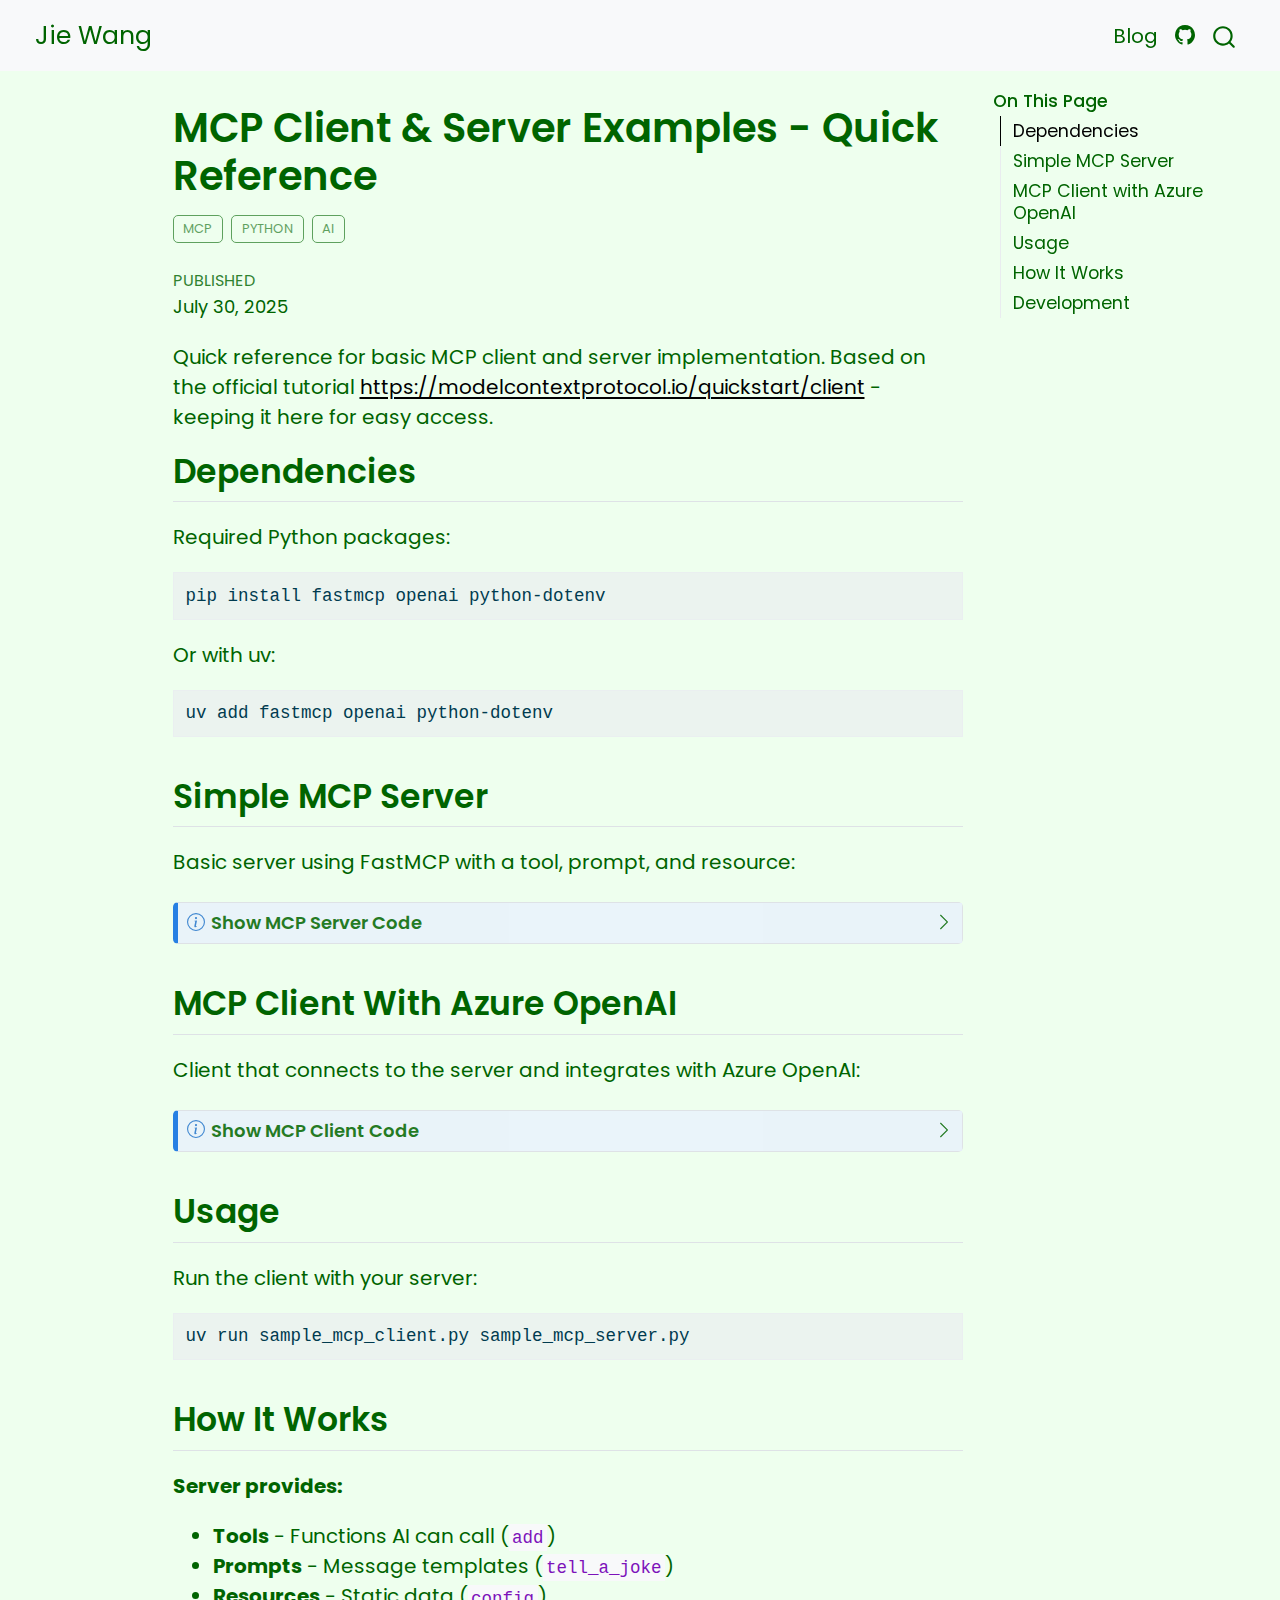
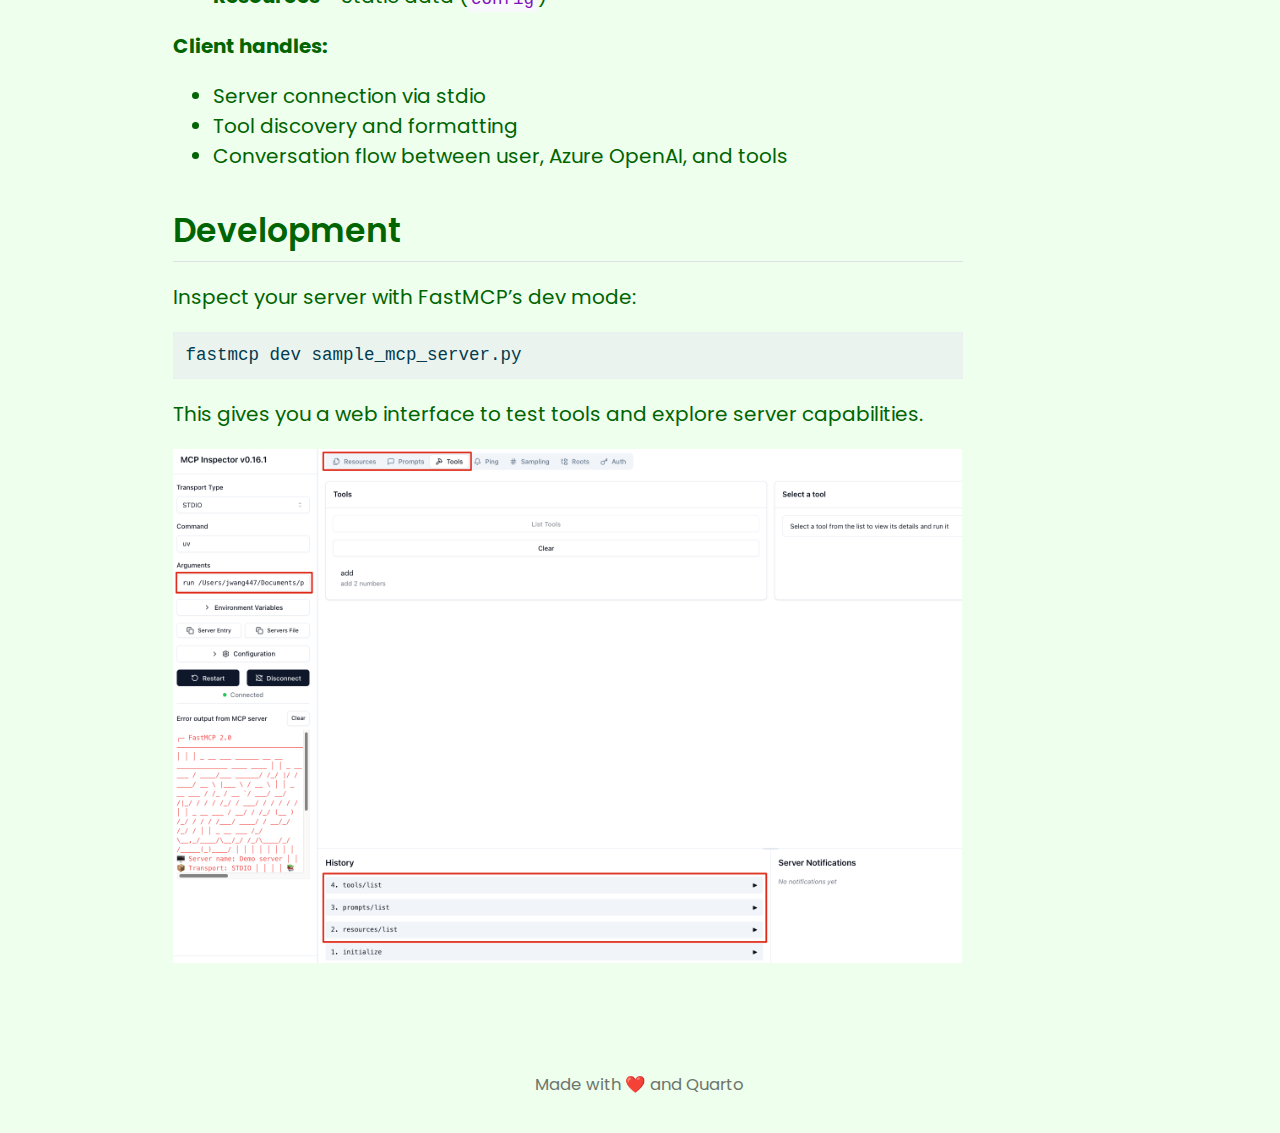
<file: blog/30Jul2025-mcp-client-server-basics/index.html>
<!DOCTYPE html>
<html xmlns="http://www.w3.org/1999/xhtml" lang="en" xml:lang="en"><head>

<meta charset="utf-8">
<meta name="generator" content="quarto-1.7.34">

<meta name="viewport" content="width=device-width, initial-scale=1.0, user-scalable=yes">

<meta name="dcterms.date" content="2025-07-30">

<title>MCP Client &amp; Server Examples - Quick Reference – Home</title>
<style>
code{white-space: pre-wrap;}
span.smallcaps{font-variant: small-caps;}
div.columns{display: flex; gap: min(4vw, 1.5em);}
div.column{flex: auto; overflow-x: auto;}
div.hanging-indent{margin-left: 1.5em; text-indent: -1.5em;}
ul.task-list{list-style: none;}
ul.task-list li input[type="checkbox"] {
  width: 0.8em;
  margin: 0 0.8em 0.2em -1em; /* quarto-specific, see https://github.com/quarto-dev/quarto-cli/issues/4556 */ 
  vertical-align: middle;
}
/* CSS for syntax highlighting */
html { -webkit-text-size-adjust: 100%; }
pre > code.sourceCode { white-space: pre; position: relative; }
pre > code.sourceCode > span { display: inline-block; line-height: 1.25; }
pre > code.sourceCode > span:empty { height: 1.2em; }
.sourceCode { overflow: visible; }
code.sourceCode > span { color: inherit; text-decoration: inherit; }
div.sourceCode { margin: 1em 0; }
pre.sourceCode { margin: 0; }
@media screen {
div.sourceCode { overflow: auto; }
}
@media print {
pre > code.sourceCode { white-space: pre-wrap; }
pre > code.sourceCode > span { text-indent: -5em; padding-left: 5em; }
}
pre.numberSource code
  { counter-reset: source-line 0; }
pre.numberSource code > span
  { position: relative; left: -4em; counter-increment: source-line; }
pre.numberSource code > span > a:first-child::before
  { content: counter(source-line);
    position: relative; left: -1em; text-align: right; vertical-align: baseline;
    border: none; display: inline-block;
    -webkit-touch-callout: none; -webkit-user-select: none;
    -khtml-user-select: none; -moz-user-select: none;
    -ms-user-select: none; user-select: none;
    padding: 0 4px; width: 4em;
  }
pre.numberSource { margin-left: 3em;  padding-left: 4px; }
div.sourceCode
  {   }
@media screen {
pre > code.sourceCode > span > a:first-child::before { text-decoration: underline; }
}
</style>


<script src="../../site_libs/quarto-nav/quarto-nav.js"></script>
<script src="../../site_libs/quarto-nav/headroom.min.js"></script>
<script src="../../site_libs/clipboard/clipboard.min.js"></script>
<script src="../../site_libs/quarto-search/autocomplete.umd.js"></script>
<script src="../../site_libs/quarto-search/fuse.min.js"></script>
<script src="../../site_libs/quarto-search/quarto-search.js"></script>
<meta name="quarto:offset" content="../../">
<script src="../../site_libs/quarto-html/quarto.js" type="module"></script>
<script src="../../site_libs/quarto-html/tabsets/tabsets.js" type="module"></script>
<script src="../../site_libs/quarto-html/popper.min.js"></script>
<script src="../../site_libs/quarto-html/tippy.umd.min.js"></script>
<script src="../../site_libs/quarto-html/anchor.min.js"></script>
<link href="../../site_libs/quarto-html/tippy.css" rel="stylesheet">
<link href="../../site_libs/quarto-html/quarto-syntax-highlighting-c8ad9e5dbd60b7b70b38521ab19b7da4.css" rel="stylesheet" id="quarto-text-highlighting-styles">
<script src="../../site_libs/bootstrap/bootstrap.min.js"></script>
<link href="../../site_libs/bootstrap/bootstrap-icons.css" rel="stylesheet">
<link href="../../site_libs/bootstrap/bootstrap-ba8be43d0a02fbb5a5aa717add2c68ae.min.css" rel="stylesheet" append-hash="true" id="quarto-bootstrap" data-mode="light">
<script id="quarto-search-options" type="application/json">{
  "location": "navbar",
  "copy-button": false,
  "collapse-after": 3,
  "panel-placement": "end",
  "type": "overlay",
  "limit": 50,
  "keyboard-shortcut": [
    "f",
    "/",
    "s"
  ],
  "show-item-context": false,
  "language": {
    "search-no-results-text": "No results",
    "search-matching-documents-text": "matching documents",
    "search-copy-link-title": "Copy link to search",
    "search-hide-matches-text": "Hide additional matches",
    "search-more-match-text": "more match in this document",
    "search-more-matches-text": "more matches in this document",
    "search-clear-button-title": "Clear",
    "search-text-placeholder": "",
    "search-detached-cancel-button-title": "Cancel",
    "search-submit-button-title": "Submit",
    "search-label": "Search"
  }
}</script>


<meta property="og:title" content="MCP Client &amp; Server Examples - Quick Reference – Home">
<meta property="og:description" content="">
<meta property="og:image" content="https://ifendo.github.io/blog/30Jul2025-mcp-client-server-basics/fastmcp-dev.png">
<meta property="og:site_name" content="Home">
<meta property="og:image:height" content="1214">
<meta property="og:image:width" content="1868">
</head>

<body class="nav-fixed quarto-light">

<div id="quarto-search-results"></div>
  <header id="quarto-header" class="headroom fixed-top">
    <nav class="navbar navbar-expand-lg " data-bs-theme="dark">
      <div class="navbar-container container-fluid">
      <div class="navbar-brand-container mx-auto">
    <a class="navbar-brand" href="../../index.html">
    <span class="navbar-title">Jie Wang</span>
    </a>
  </div>
            <div id="quarto-search" class="" title="Search"></div>
          <button class="navbar-toggler" type="button" data-bs-toggle="collapse" data-bs-target="#navbarCollapse" aria-controls="navbarCollapse" role="menu" aria-expanded="false" aria-label="Toggle navigation" onclick="if (window.quartoToggleHeadroom) { window.quartoToggleHeadroom(); }">
  <span class="navbar-toggler-icon"></span>
</button>
          <div class="collapse navbar-collapse" id="navbarCollapse">
            <ul class="navbar-nav navbar-nav-scroll ms-auto">
  <li class="nav-item">
    <a class="nav-link" href="../../blog/index.html"> 
<span class="menu-text">Blog</span></a>
  </li>  
</ul>
          </div> <!-- /navcollapse -->
            <div class="quarto-navbar-tools">
    <a href="https://github.com/ifendo" title="" class="quarto-navigation-tool px-1" aria-label=""><i class="bi bi-github"></i></a>
</div>
      </div> <!-- /container-fluid -->
    </nav>
</header>
<!-- content -->
<div id="quarto-content" class="quarto-container page-columns page-rows-contents page-layout-article page-navbar">
<!-- sidebar -->
<!-- margin-sidebar -->
    <div id="quarto-margin-sidebar" class="sidebar margin-sidebar">
        <nav id="TOC" role="doc-toc" class="toc-active">
    <h2 id="toc-title">On this page</h2>
   
  <ul>
  <li><a href="#dependencies" id="toc-dependencies" class="nav-link active" data-scroll-target="#dependencies">Dependencies</a></li>
  <li><a href="#simple-mcp-server" id="toc-simple-mcp-server" class="nav-link" data-scroll-target="#simple-mcp-server">Simple MCP Server</a></li>
  <li><a href="#mcp-client-with-azure-openai" id="toc-mcp-client-with-azure-openai" class="nav-link" data-scroll-target="#mcp-client-with-azure-openai">MCP Client with Azure OpenAI</a></li>
  <li><a href="#usage" id="toc-usage" class="nav-link" data-scroll-target="#usage">Usage</a></li>
  <li><a href="#how-it-works" id="toc-how-it-works" class="nav-link" data-scroll-target="#how-it-works">How It Works</a></li>
  <li><a href="#development" id="toc-development" class="nav-link" data-scroll-target="#development">Development</a></li>
  </ul>
</nav>
    </div>
<!-- main -->
<main class="content" id="quarto-document-content">

<header id="title-block-header" class="quarto-title-block default">
<div class="quarto-title">
<h1 class="title">MCP Client &amp; Server Examples - Quick Reference</h1>
  <div class="quarto-categories">
    <div class="quarto-category">mcp</div>
    <div class="quarto-category">python</div>
    <div class="quarto-category">AI</div>
  </div>
  </div>



<div class="quarto-title-meta">

    
    <div>
    <div class="quarto-title-meta-heading">Published</div>
    <div class="quarto-title-meta-contents">
      <p class="date">July 30, 2025</p>
    </div>
  </div>
  
    
  </div>
  


</header>


<p>Quick reference for basic MCP client and server implementation. Based on the official tutorial <a href="https://modelcontextprotocol.io/quickstart/client" class="uri">https://modelcontextprotocol.io/quickstart/client</a> - keeping it here for easy access.</p>
<section id="dependencies" class="level2">
<h2 class="anchored" data-anchor-id="dependencies">Dependencies</h2>
<p>Required Python packages:</p>
<div class="sourceCode" id="cb1"><pre class="sourceCode bash code-with-copy"><code class="sourceCode bash"><span id="cb1-1"><a href="#cb1-1" aria-hidden="true" tabindex="-1"></a><span class="ex">pip</span> install fastmcp openai python-dotenv</span></code><button title="Copy to Clipboard" class="code-copy-button"><i class="bi"></i></button></pre></div>
<p>Or with uv:</p>
<div class="sourceCode" id="cb2"><pre class="sourceCode bash code-with-copy"><code class="sourceCode bash"><span id="cb2-1"><a href="#cb2-1" aria-hidden="true" tabindex="-1"></a><span class="ex">uv</span> add fastmcp openai python-dotenv</span></code><button title="Copy to Clipboard" class="code-copy-button"><i class="bi"></i></button></pre></div>
</section>
<section id="simple-mcp-server" class="level2">
<h2 class="anchored" data-anchor-id="simple-mcp-server">Simple MCP Server</h2>
<p>Basic server using FastMCP with a tool, prompt, and resource:</p>
<div class="callout callout-style-default callout-note callout-titled">
<div class="callout-header d-flex align-content-center" data-bs-toggle="collapse" data-bs-target=".callout-1-contents" aria-controls="callout-1" aria-expanded="false" aria-label="Toggle callout">
<div class="callout-icon-container">
<i class="callout-icon"></i>
</div>
<div class="callout-title-container flex-fill">
Show MCP Server Code
</div>
<div class="callout-btn-toggle d-inline-block border-0 py-1 ps-1 pe-0 float-end"><i class="callout-toggle"></i></div>
</div>
<div id="callout-1" class="callout-1-contents callout-collapse collapse">
<div class="callout-body-container callout-body">
<div class="code-with-filename">
<div class="code-with-filename-file">
<pre><strong>sample_mcp_server.py</strong></pre>
</div>
<div class="sourceCode" id="cb3" data-filename="sample_mcp_server.py"><pre class="sourceCode python code-with-copy"><code class="sourceCode python"><span id="cb3-1"><a href="#cb3-1" aria-hidden="true" tabindex="-1"></a><span class="im">from</span> fastmcp <span class="im">import</span> FastMCP</span>
<span id="cb3-2"><a href="#cb3-2" aria-hidden="true" tabindex="-1"></a></span>
<span id="cb3-3"><a href="#cb3-3" aria-hidden="true" tabindex="-1"></a>mcp <span class="op">=</span> FastMCP(<span class="st">"Demo server"</span>)</span>
<span id="cb3-4"><a href="#cb3-4" aria-hidden="true" tabindex="-1"></a></span>
<span id="cb3-5"><a href="#cb3-5" aria-hidden="true" tabindex="-1"></a><span class="at">@mcp.tool</span></span>
<span id="cb3-6"><a href="#cb3-6" aria-hidden="true" tabindex="-1"></a><span class="kw">def</span> add(a: <span class="bu">int</span>, b: <span class="bu">int</span>) <span class="op">-&gt;</span> <span class="bu">int</span>:</span>
<span id="cb3-7"><a href="#cb3-7" aria-hidden="true" tabindex="-1"></a>    <span class="co">"""add 2 numbers"""</span></span>
<span id="cb3-8"><a href="#cb3-8" aria-hidden="true" tabindex="-1"></a>    <span class="cf">return</span> a <span class="op">+</span> b</span>
<span id="cb3-9"><a href="#cb3-9" aria-hidden="true" tabindex="-1"></a></span>
<span id="cb3-10"><a href="#cb3-10" aria-hidden="true" tabindex="-1"></a><span class="at">@mcp.prompt</span></span>
<span id="cb3-11"><a href="#cb3-11" aria-hidden="true" tabindex="-1"></a><span class="kw">def</span> tell_a_joke() <span class="op">-&gt;</span> <span class="bu">str</span>:</span>
<span id="cb3-12"><a href="#cb3-12" aria-hidden="true" tabindex="-1"></a>    <span class="co">"""Tell me a programming joke"""</span></span>
<span id="cb3-13"><a href="#cb3-13" aria-hidden="true" tabindex="-1"></a>    <span class="cf">return</span> <span class="st">"Please tell me a funny programming joke that would make a developer laugh!"</span></span>
<span id="cb3-14"><a href="#cb3-14" aria-hidden="true" tabindex="-1"></a></span>
<span id="cb3-15"><a href="#cb3-15" aria-hidden="true" tabindex="-1"></a><span class="at">@mcp.resource</span>(<span class="st">"data://config"</span>)</span>
<span id="cb3-16"><a href="#cb3-16" aria-hidden="true" tabindex="-1"></a><span class="kw">def</span> get_config() <span class="op">-&gt;</span> <span class="bu">dict</span>[<span class="bu">str</span>, <span class="bu">str</span> <span class="op">|</span> <span class="bu">list</span>[<span class="bu">str</span>]]:</span>
<span id="cb3-17"><a href="#cb3-17" aria-hidden="true" tabindex="-1"></a>    <span class="co">"""Provides application configuration as JSON."""</span></span>
<span id="cb3-18"><a href="#cb3-18" aria-hidden="true" tabindex="-1"></a>    <span class="cf">return</span> {</span>
<span id="cb3-19"><a href="#cb3-19" aria-hidden="true" tabindex="-1"></a>        <span class="st">"theme"</span>: <span class="st">"dark"</span>,</span>
<span id="cb3-20"><a href="#cb3-20" aria-hidden="true" tabindex="-1"></a>        <span class="st">"version"</span>: <span class="st">"1.2.0"</span>,</span>
<span id="cb3-21"><a href="#cb3-21" aria-hidden="true" tabindex="-1"></a>        <span class="st">"features"</span>: [<span class="st">"tools"</span>, <span class="st">"resources"</span>],</span>
<span id="cb3-22"><a href="#cb3-22" aria-hidden="true" tabindex="-1"></a>    }</span>
<span id="cb3-23"><a href="#cb3-23" aria-hidden="true" tabindex="-1"></a></span>
<span id="cb3-24"><a href="#cb3-24" aria-hidden="true" tabindex="-1"></a><span class="cf">if</span> <span class="va">__name__</span> <span class="op">==</span> <span class="st">"__main__"</span>:</span>
<span id="cb3-25"><a href="#cb3-25" aria-hidden="true" tabindex="-1"></a>    mcp.run()</span></code><button title="Copy to Clipboard" class="code-copy-button"><i class="bi"></i></button></pre></div>
</div>
</div>
</div>
</div>
</section>
<section id="mcp-client-with-azure-openai" class="level2">
<h2 class="anchored" data-anchor-id="mcp-client-with-azure-openai">MCP Client with Azure OpenAI</h2>
<p>Client that connects to the server and integrates with Azure OpenAI:</p>
<div class="callout callout-style-default callout-note callout-titled">
<div class="callout-header d-flex align-content-center" data-bs-toggle="collapse" data-bs-target=".callout-2-contents" aria-controls="callout-2" aria-expanded="false" aria-label="Toggle callout">
<div class="callout-icon-container">
<i class="callout-icon"></i>
</div>
<div class="callout-title-container flex-fill">
Show MCP Client Code
</div>
<div class="callout-btn-toggle d-inline-block border-0 py-1 ps-1 pe-0 float-end"><i class="callout-toggle"></i></div>
</div>
<div id="callout-2" class="callout-2-contents callout-collapse collapse">
<div class="callout-body-container callout-body">
<div class="code-with-filename">
<div class="code-with-filename-file">
<pre><strong>sample_mcp_client.py</strong></pre>
</div>
<div class="sourceCode" id="cb4" data-filename="sample_mcp_client.py"><pre class="sourceCode python code-with-copy"><code class="sourceCode python"><span id="cb4-1"><a href="#cb4-1" aria-hidden="true" tabindex="-1"></a><span class="im">import</span> asyncio</span>
<span id="cb4-2"><a href="#cb4-2" aria-hidden="true" tabindex="-1"></a><span class="im">from</span> contextlib <span class="im">import</span> AsyncExitStack</span>
<span id="cb4-3"><a href="#cb4-3" aria-hidden="true" tabindex="-1"></a><span class="im">import</span> json</span>
<span id="cb4-4"><a href="#cb4-4" aria-hidden="true" tabindex="-1"></a><span class="im">import</span> os</span>
<span id="cb4-5"><a href="#cb4-5" aria-hidden="true" tabindex="-1"></a></span>
<span id="cb4-6"><a href="#cb4-6" aria-hidden="true" tabindex="-1"></a><span class="im">from</span> mcp <span class="im">import</span> ClientSession, StdioServerParameters</span>
<span id="cb4-7"><a href="#cb4-7" aria-hidden="true" tabindex="-1"></a><span class="im">from</span> mcp.client.stdio <span class="im">import</span> stdio_client</span>
<span id="cb4-8"><a href="#cb4-8" aria-hidden="true" tabindex="-1"></a><span class="im">from</span> openai <span class="im">import</span> AzureOpenAI</span>
<span id="cb4-9"><a href="#cb4-9" aria-hidden="true" tabindex="-1"></a><span class="im">from</span> dotenv <span class="im">import</span> load_dotenv</span>
<span id="cb4-10"><a href="#cb4-10" aria-hidden="true" tabindex="-1"></a></span>
<span id="cb4-11"><a href="#cb4-11" aria-hidden="true" tabindex="-1"></a>load_dotenv()</span>
<span id="cb4-12"><a href="#cb4-12" aria-hidden="true" tabindex="-1"></a></span>
<span id="cb4-13"><a href="#cb4-13" aria-hidden="true" tabindex="-1"></a><span class="kw">class</span> MCPClient:</span>
<span id="cb4-14"><a href="#cb4-14" aria-hidden="true" tabindex="-1"></a>    <span class="kw">def</span> <span class="fu">__init__</span>(<span class="va">self</span>):</span>
<span id="cb4-15"><a href="#cb4-15" aria-hidden="true" tabindex="-1"></a>        <span class="va">self</span>.session: ClientSession <span class="op">|</span> <span class="va">None</span> <span class="op">=</span> <span class="va">None</span></span>
<span id="cb4-16"><a href="#cb4-16" aria-hidden="true" tabindex="-1"></a>        <span class="va">self</span>.exit_stack <span class="op">=</span> AsyncExitStack()</span>
<span id="cb4-17"><a href="#cb4-17" aria-hidden="true" tabindex="-1"></a>        </span>
<span id="cb4-18"><a href="#cb4-18" aria-hidden="true" tabindex="-1"></a>        <span class="va">self</span>.azure_client <span class="op">=</span> AzureOpenAI(</span>
<span id="cb4-19"><a href="#cb4-19" aria-hidden="true" tabindex="-1"></a>            api_key<span class="op">=</span>os.getenv(<span class="st">"AZURE_OPENAI_API_KEY"</span>),</span>
<span id="cb4-20"><a href="#cb4-20" aria-hidden="true" tabindex="-1"></a>            api_version<span class="op">=</span>os.getenv(<span class="st">"AZURE_OPENAI_API_VERSION"</span>, <span class="st">"2024-10-21"</span>),</span>
<span id="cb4-21"><a href="#cb4-21" aria-hidden="true" tabindex="-1"></a>            azure_endpoint<span class="op">=</span>os.getenv(<span class="st">"AZURE_OPENAI_ENDPOINT"</span>)</span>
<span id="cb4-22"><a href="#cb4-22" aria-hidden="true" tabindex="-1"></a>        )</span>
<span id="cb4-23"><a href="#cb4-23" aria-hidden="true" tabindex="-1"></a>        <span class="va">self</span>.deployment_name <span class="op">=</span> os.getenv(<span class="st">"AZURE_OPENAI_DEPLOYMENT_NAME"</span>)</span>
<span id="cb4-24"><a href="#cb4-24" aria-hidden="true" tabindex="-1"></a></span>
<span id="cb4-25"><a href="#cb4-25" aria-hidden="true" tabindex="-1"></a>    <span class="cf">async</span> <span class="kw">def</span> connect_to_server(<span class="va">self</span>, server_script_path: <span class="bu">str</span>) <span class="op">-&gt;</span> <span class="va">None</span>:</span>
<span id="cb4-26"><a href="#cb4-26" aria-hidden="true" tabindex="-1"></a>        <span class="co">"""Connect to an MCP server"""</span></span>
<span id="cb4-27"><a href="#cb4-27" aria-hidden="true" tabindex="-1"></a>        is_python <span class="op">=</span> server_script_path.endswith(<span class="st">'.py'</span>)</span>
<span id="cb4-28"><a href="#cb4-28" aria-hidden="true" tabindex="-1"></a>        command <span class="op">=</span> <span class="st">"python"</span> <span class="cf">if</span> is_python <span class="cf">else</span> <span class="st">"node"</span></span>
<span id="cb4-29"><a href="#cb4-29" aria-hidden="true" tabindex="-1"></a>        </span>
<span id="cb4-30"><a href="#cb4-30" aria-hidden="true" tabindex="-1"></a>        server_params <span class="op">=</span> StdioServerParameters(</span>
<span id="cb4-31"><a href="#cb4-31" aria-hidden="true" tabindex="-1"></a>            command<span class="op">=</span>command,</span>
<span id="cb4-32"><a href="#cb4-32" aria-hidden="true" tabindex="-1"></a>            args<span class="op">=</span>[server_script_path],</span>
<span id="cb4-33"><a href="#cb4-33" aria-hidden="true" tabindex="-1"></a>            env<span class="op">=</span><span class="va">None</span></span>
<span id="cb4-34"><a href="#cb4-34" aria-hidden="true" tabindex="-1"></a>        )</span>
<span id="cb4-35"><a href="#cb4-35" aria-hidden="true" tabindex="-1"></a></span>
<span id="cb4-36"><a href="#cb4-36" aria-hidden="true" tabindex="-1"></a>        stdio_transport <span class="op">=</span> <span class="cf">await</span> <span class="va">self</span>.exit_stack.enter_async_context(stdio_client(server_params))</span>
<span id="cb4-37"><a href="#cb4-37" aria-hidden="true" tabindex="-1"></a>        <span class="va">self</span>.stdio, <span class="va">self</span>.write <span class="op">=</span> stdio_transport</span>
<span id="cb4-38"><a href="#cb4-38" aria-hidden="true" tabindex="-1"></a>        <span class="va">self</span>.session <span class="op">=</span> <span class="cf">await</span> <span class="va">self</span>.exit_stack.enter_async_context(ClientSession(<span class="va">self</span>.stdio, <span class="va">self</span>.write))</span>
<span id="cb4-39"><a href="#cb4-39" aria-hidden="true" tabindex="-1"></a></span>
<span id="cb4-40"><a href="#cb4-40" aria-hidden="true" tabindex="-1"></a>        <span class="cf">await</span> <span class="va">self</span>.session.initialize()</span>
<span id="cb4-41"><a href="#cb4-41" aria-hidden="true" tabindex="-1"></a>        </span>
<span id="cb4-42"><a href="#cb4-42" aria-hidden="true" tabindex="-1"></a>        response <span class="op">=</span> <span class="cf">await</span> <span class="va">self</span>.session.list_tools()</span>
<span id="cb4-43"><a href="#cb4-43" aria-hidden="true" tabindex="-1"></a>        tools <span class="op">=</span> response.tools</span>
<span id="cb4-44"><a href="#cb4-44" aria-hidden="true" tabindex="-1"></a>        <span class="bu">print</span>(<span class="st">"Connected to server with tools:"</span>, [tool.name <span class="cf">for</span> tool <span class="kw">in</span> tools])</span>
<span id="cb4-45"><a href="#cb4-45" aria-hidden="true" tabindex="-1"></a></span>
<span id="cb4-46"><a href="#cb4-46" aria-hidden="true" tabindex="-1"></a>    <span class="cf">async</span> <span class="kw">def</span> process_query(<span class="va">self</span>, query: <span class="bu">str</span>) <span class="op">-&gt;</span> <span class="bu">str</span>:</span>
<span id="cb4-47"><a href="#cb4-47" aria-hidden="true" tabindex="-1"></a>        <span class="co">"""Process a query using Azure OpenAI and available tools"""</span></span>
<span id="cb4-48"><a href="#cb4-48" aria-hidden="true" tabindex="-1"></a>        messages <span class="op">=</span> [{<span class="st">"role"</span>: <span class="st">"user"</span>, <span class="st">"content"</span>: query}]</span>
<span id="cb4-49"><a href="#cb4-49" aria-hidden="true" tabindex="-1"></a></span>
<span id="cb4-50"><a href="#cb4-50" aria-hidden="true" tabindex="-1"></a>        response <span class="op">=</span> <span class="cf">await</span> <span class="va">self</span>.session.list_tools()</span>
<span id="cb4-51"><a href="#cb4-51" aria-hidden="true" tabindex="-1"></a>        available_tools <span class="op">=</span> [{</span>
<span id="cb4-52"><a href="#cb4-52" aria-hidden="true" tabindex="-1"></a>            <span class="st">"type"</span>: <span class="st">"function"</span>,</span>
<span id="cb4-53"><a href="#cb4-53" aria-hidden="true" tabindex="-1"></a>            <span class="st">"function"</span>: {</span>
<span id="cb4-54"><a href="#cb4-54" aria-hidden="true" tabindex="-1"></a>                <span class="st">"name"</span>: tool.name,</span>
<span id="cb4-55"><a href="#cb4-55" aria-hidden="true" tabindex="-1"></a>                <span class="st">"description"</span>: tool.description,</span>
<span id="cb4-56"><a href="#cb4-56" aria-hidden="true" tabindex="-1"></a>                <span class="st">"parameters"</span>: tool.inputSchema</span>
<span id="cb4-57"><a href="#cb4-57" aria-hidden="true" tabindex="-1"></a>            }</span>
<span id="cb4-58"><a href="#cb4-58" aria-hidden="true" tabindex="-1"></a>        } <span class="cf">for</span> tool <span class="kw">in</span> response.tools]</span>
<span id="cb4-59"><a href="#cb4-59" aria-hidden="true" tabindex="-1"></a></span>
<span id="cb4-60"><a href="#cb4-60" aria-hidden="true" tabindex="-1"></a>        response <span class="op">=</span> <span class="va">self</span>.azure_client.chat.completions.create(</span>
<span id="cb4-61"><a href="#cb4-61" aria-hidden="true" tabindex="-1"></a>            model<span class="op">=</span><span class="va">self</span>.deployment_name,</span>
<span id="cb4-62"><a href="#cb4-62" aria-hidden="true" tabindex="-1"></a>            messages<span class="op">=</span>messages,</span>
<span id="cb4-63"><a href="#cb4-63" aria-hidden="true" tabindex="-1"></a>            tools<span class="op">=</span>available_tools,</span>
<span id="cb4-64"><a href="#cb4-64" aria-hidden="true" tabindex="-1"></a>            tool_choice<span class="op">=</span><span class="st">"auto"</span></span>
<span id="cb4-65"><a href="#cb4-65" aria-hidden="true" tabindex="-1"></a>        )</span>
<span id="cb4-66"><a href="#cb4-66" aria-hidden="true" tabindex="-1"></a></span>
<span id="cb4-67"><a href="#cb4-67" aria-hidden="true" tabindex="-1"></a>        final_text <span class="op">=</span> []</span>
<span id="cb4-68"><a href="#cb4-68" aria-hidden="true" tabindex="-1"></a>        assistant_message <span class="op">=</span> response.choices[<span class="dv">0</span>].message</span>
<span id="cb4-69"><a href="#cb4-69" aria-hidden="true" tabindex="-1"></a></span>
<span id="cb4-70"><a href="#cb4-70" aria-hidden="true" tabindex="-1"></a>        <span class="cf">if</span> assistant_message.content:</span>
<span id="cb4-71"><a href="#cb4-71" aria-hidden="true" tabindex="-1"></a>            final_text.append(assistant_message.content)</span>
<span id="cb4-72"><a href="#cb4-72" aria-hidden="true" tabindex="-1"></a></span>
<span id="cb4-73"><a href="#cb4-73" aria-hidden="true" tabindex="-1"></a>        messages.append({</span>
<span id="cb4-74"><a href="#cb4-74" aria-hidden="true" tabindex="-1"></a>            <span class="st">"role"</span>: <span class="st">"assistant"</span>,</span>
<span id="cb4-75"><a href="#cb4-75" aria-hidden="true" tabindex="-1"></a>            <span class="st">"content"</span>: assistant_message.content,</span>
<span id="cb4-76"><a href="#cb4-76" aria-hidden="true" tabindex="-1"></a>            <span class="st">"tool_calls"</span>: assistant_message.tool_calls</span>
<span id="cb4-77"><a href="#cb4-77" aria-hidden="true" tabindex="-1"></a>        })</span>
<span id="cb4-78"><a href="#cb4-78" aria-hidden="true" tabindex="-1"></a></span>
<span id="cb4-79"><a href="#cb4-79" aria-hidden="true" tabindex="-1"></a>        <span class="cf">if</span> assistant_message.tool_calls:</span>
<span id="cb4-80"><a href="#cb4-80" aria-hidden="true" tabindex="-1"></a>            <span class="cf">for</span> tool_call <span class="kw">in</span> assistant_message.tool_calls:</span>
<span id="cb4-81"><a href="#cb4-81" aria-hidden="true" tabindex="-1"></a>                tool_name <span class="op">=</span> tool_call.function.name</span>
<span id="cb4-82"><a href="#cb4-82" aria-hidden="true" tabindex="-1"></a>                tool_args <span class="op">=</span> json.loads(tool_call.function.arguments)</span>
<span id="cb4-83"><a href="#cb4-83" aria-hidden="true" tabindex="-1"></a></span>
<span id="cb4-84"><a href="#cb4-84" aria-hidden="true" tabindex="-1"></a>                result <span class="op">=</span> <span class="cf">await</span> <span class="va">self</span>.session.call_tool(tool_name, tool_args)</span>
<span id="cb4-85"><a href="#cb4-85" aria-hidden="true" tabindex="-1"></a>                final_text.append(<span class="ss">f"[Calling tool </span><span class="sc">{</span>tool_name<span class="sc">}</span><span class="ss"> with args </span><span class="sc">{</span>tool_args<span class="sc">}</span><span class="ss">]"</span>)</span>
<span id="cb4-86"><a href="#cb4-86" aria-hidden="true" tabindex="-1"></a></span>
<span id="cb4-87"><a href="#cb4-87" aria-hidden="true" tabindex="-1"></a>                messages.append({</span>
<span id="cb4-88"><a href="#cb4-88" aria-hidden="true" tabindex="-1"></a>                    <span class="st">"role"</span>: <span class="st">"tool"</span>,</span>
<span id="cb4-89"><a href="#cb4-89" aria-hidden="true" tabindex="-1"></a>                    <span class="st">"tool_call_id"</span>: tool_call.<span class="bu">id</span>,</span>
<span id="cb4-90"><a href="#cb4-90" aria-hidden="true" tabindex="-1"></a>                    <span class="st">"content"</span>: <span class="bu">str</span>(result.content)</span>
<span id="cb4-91"><a href="#cb4-91" aria-hidden="true" tabindex="-1"></a>                })</span>
<span id="cb4-92"><a href="#cb4-92" aria-hidden="true" tabindex="-1"></a></span>
<span id="cb4-93"><a href="#cb4-93" aria-hidden="true" tabindex="-1"></a>            response <span class="op">=</span> <span class="va">self</span>.azure_client.chat.completions.create(</span>
<span id="cb4-94"><a href="#cb4-94" aria-hidden="true" tabindex="-1"></a>                model<span class="op">=</span><span class="va">self</span>.deployment_name,</span>
<span id="cb4-95"><a href="#cb4-95" aria-hidden="true" tabindex="-1"></a>                messages<span class="op">=</span>messages,</span>
<span id="cb4-96"><a href="#cb4-96" aria-hidden="true" tabindex="-1"></a>                tools<span class="op">=</span>available_tools,</span>
<span id="cb4-97"><a href="#cb4-97" aria-hidden="true" tabindex="-1"></a>                tool_choice<span class="op">=</span><span class="st">"auto"</span></span>
<span id="cb4-98"><a href="#cb4-98" aria-hidden="true" tabindex="-1"></a>            )</span>
<span id="cb4-99"><a href="#cb4-99" aria-hidden="true" tabindex="-1"></a></span>
<span id="cb4-100"><a href="#cb4-100" aria-hidden="true" tabindex="-1"></a>            <span class="cf">if</span> response.choices[<span class="dv">0</span>].message.content:</span>
<span id="cb4-101"><a href="#cb4-101" aria-hidden="true" tabindex="-1"></a>                final_text.append(response.choices[<span class="dv">0</span>].message.content)</span>
<span id="cb4-102"><a href="#cb4-102" aria-hidden="true" tabindex="-1"></a></span>
<span id="cb4-103"><a href="#cb4-103" aria-hidden="true" tabindex="-1"></a>        <span class="cf">return</span> <span class="st">"</span><span class="ch">\n</span><span class="st">"</span>.join(final_text)</span>
<span id="cb4-104"><a href="#cb4-104" aria-hidden="true" tabindex="-1"></a>    </span>
<span id="cb4-105"><a href="#cb4-105" aria-hidden="true" tabindex="-1"></a>    <span class="cf">async</span> <span class="kw">def</span> chat_loop(<span class="va">self</span>) <span class="op">-&gt;</span> <span class="va">None</span>:</span>
<span id="cb4-106"><a href="#cb4-106" aria-hidden="true" tabindex="-1"></a>        <span class="co">"""Run an interactive chat loop"""</span></span>
<span id="cb4-107"><a href="#cb4-107" aria-hidden="true" tabindex="-1"></a>        <span class="bu">print</span>(<span class="st">"MCP Client Started! Type 'quit' to exit."</span>)</span>
<span id="cb4-108"><a href="#cb4-108" aria-hidden="true" tabindex="-1"></a></span>
<span id="cb4-109"><a href="#cb4-109" aria-hidden="true" tabindex="-1"></a>        <span class="cf">while</span> <span class="va">True</span>:</span>
<span id="cb4-110"><a href="#cb4-110" aria-hidden="true" tabindex="-1"></a>            <span class="cf">try</span>:</span>
<span id="cb4-111"><a href="#cb4-111" aria-hidden="true" tabindex="-1"></a>                query <span class="op">=</span> <span class="bu">input</span>(<span class="st">"</span><span class="ch">\n</span><span class="st">Query: "</span>).strip()</span>
<span id="cb4-112"><a href="#cb4-112" aria-hidden="true" tabindex="-1"></a>                <span class="cf">if</span> query.lower() <span class="op">==</span> <span class="st">'quit'</span>:</span>
<span id="cb4-113"><a href="#cb4-113" aria-hidden="true" tabindex="-1"></a>                    <span class="cf">break</span></span>
<span id="cb4-114"><a href="#cb4-114" aria-hidden="true" tabindex="-1"></a></span>
<span id="cb4-115"><a href="#cb4-115" aria-hidden="true" tabindex="-1"></a>                response <span class="op">=</span> <span class="cf">await</span> <span class="va">self</span>.process_query(query)</span>
<span id="cb4-116"><a href="#cb4-116" aria-hidden="true" tabindex="-1"></a>                <span class="bu">print</span>(<span class="ss">f"</span><span class="ch">\n</span><span class="sc">{</span>response<span class="sc">}</span><span class="ss">"</span>)</span>
<span id="cb4-117"><a href="#cb4-117" aria-hidden="true" tabindex="-1"></a></span>
<span id="cb4-118"><a href="#cb4-118" aria-hidden="true" tabindex="-1"></a>            <span class="cf">except</span> <span class="pp">Exception</span> <span class="im">as</span> e:</span>
<span id="cb4-119"><a href="#cb4-119" aria-hidden="true" tabindex="-1"></a>                <span class="bu">print</span>(<span class="ss">f"Error: </span><span class="sc">{</span><span class="bu">str</span>(e)<span class="sc">}</span><span class="ss">"</span>)</span>
<span id="cb4-120"><a href="#cb4-120" aria-hidden="true" tabindex="-1"></a></span>
<span id="cb4-121"><a href="#cb4-121" aria-hidden="true" tabindex="-1"></a>    <span class="cf">async</span> <span class="kw">def</span> cleanup(<span class="va">self</span>) <span class="op">-&gt;</span> <span class="va">None</span>:</span>
<span id="cb4-122"><a href="#cb4-122" aria-hidden="true" tabindex="-1"></a>        <span class="co">"""Clean up resources"""</span></span>
<span id="cb4-123"><a href="#cb4-123" aria-hidden="true" tabindex="-1"></a>        <span class="cf">await</span> <span class="va">self</span>.exit_stack.aclose()</span>
<span id="cb4-124"><a href="#cb4-124" aria-hidden="true" tabindex="-1"></a></span>
<span id="cb4-125"><a href="#cb4-125" aria-hidden="true" tabindex="-1"></a><span class="cf">async</span> <span class="kw">def</span> main() <span class="op">-&gt;</span> <span class="va">None</span>:</span>
<span id="cb4-126"><a href="#cb4-126" aria-hidden="true" tabindex="-1"></a>    <span class="cf">if</span> <span class="bu">len</span>(sys.argv) <span class="op">&lt;</span> <span class="dv">2</span>:</span>
<span id="cb4-127"><a href="#cb4-127" aria-hidden="true" tabindex="-1"></a>        <span class="bu">print</span>(<span class="st">"Usage: python client.py &lt;path_to_server_script&gt;"</span>)</span>
<span id="cb4-128"><a href="#cb4-128" aria-hidden="true" tabindex="-1"></a>        sys.exit(<span class="dv">1</span>)</span>
<span id="cb4-129"><a href="#cb4-129" aria-hidden="true" tabindex="-1"></a></span>
<span id="cb4-130"><a href="#cb4-130" aria-hidden="true" tabindex="-1"></a>    client <span class="op">=</span> MCPClient()</span>
<span id="cb4-131"><a href="#cb4-131" aria-hidden="true" tabindex="-1"></a>    <span class="cf">try</span>:</span>
<span id="cb4-132"><a href="#cb4-132" aria-hidden="true" tabindex="-1"></a>        <span class="cf">await</span> client.connect_to_server(sys.argv[<span class="dv">1</span>])</span>
<span id="cb4-133"><a href="#cb4-133" aria-hidden="true" tabindex="-1"></a>        <span class="cf">await</span> client.chat_loop()</span>
<span id="cb4-134"><a href="#cb4-134" aria-hidden="true" tabindex="-1"></a>    <span class="cf">finally</span>:</span>
<span id="cb4-135"><a href="#cb4-135" aria-hidden="true" tabindex="-1"></a>        <span class="cf">await</span> client.cleanup()</span>
<span id="cb4-136"><a href="#cb4-136" aria-hidden="true" tabindex="-1"></a></span>
<span id="cb4-137"><a href="#cb4-137" aria-hidden="true" tabindex="-1"></a><span class="cf">if</span> <span class="va">__name__</span> <span class="op">==</span> <span class="st">"__main__"</span>:</span>
<span id="cb4-138"><a href="#cb4-138" aria-hidden="true" tabindex="-1"></a>    <span class="im">import</span> sys</span>
<span id="cb4-139"><a href="#cb4-139" aria-hidden="true" tabindex="-1"></a>    asyncio.run(main())</span></code><button title="Copy to Clipboard" class="code-copy-button"><i class="bi"></i></button></pre></div>
</div>
</div>
</div>
</div>
</section>
<section id="usage" class="level2">
<h2 class="anchored" data-anchor-id="usage">Usage</h2>
<p>Run the client with your server:</p>
<div class="sourceCode" id="cb5"><pre class="sourceCode bash code-with-copy"><code class="sourceCode bash"><span id="cb5-1"><a href="#cb5-1" aria-hidden="true" tabindex="-1"></a><span class="ex">uv</span> run sample_mcp_client.py sample_mcp_server.py</span></code><button title="Copy to Clipboard" class="code-copy-button"><i class="bi"></i></button></pre></div>
</section>
<section id="how-it-works" class="level2">
<h2 class="anchored" data-anchor-id="how-it-works">How It Works</h2>
<p><strong>Server provides:</strong></p>
<ul>
<li><strong>Tools</strong> - Functions AI can call (<code>add</code>)</li>
<li><strong>Prompts</strong> - Message templates (<code>tell_a_joke</code>)<br>
</li>
<li><strong>Resources</strong> - Static data (<code>config</code>)</li>
</ul>
<p><strong>Client handles:</strong></p>
<ul>
<li>Server connection via stdio</li>
<li>Tool discovery and formatting</li>
<li>Conversation flow between user, Azure OpenAI, and tools</li>
</ul>
</section>
<section id="development" class="level2">
<h2 class="anchored" data-anchor-id="development">Development</h2>
<p>Inspect your server with FastMCP’s dev mode:</p>
<div class="sourceCode" id="cb6"><pre class="sourceCode bash code-with-copy"><code class="sourceCode bash"><span id="cb6-1"><a href="#cb6-1" aria-hidden="true" tabindex="-1"></a><span class="ex">fastmcp</span> dev sample_mcp_server.py</span></code><button title="Copy to Clipboard" class="code-copy-button"><i class="bi"></i></button></pre></div>
<p>This gives you a web interface to test tools and explore server capabilities.</p>
<p><img src="fastmcp-dev.png" class="img-fluid"></p>


</section>

</main> <!-- /main -->
<script id="quarto-html-after-body" type="application/javascript">
  window.document.addEventListener("DOMContentLoaded", function (event) {
    const icon = "";
    const anchorJS = new window.AnchorJS();
    anchorJS.options = {
      placement: 'right',
      icon: icon
    };
    anchorJS.add('.anchored');
    const isCodeAnnotation = (el) => {
      for (const clz of el.classList) {
        if (clz.startsWith('code-annotation-')) {                     
          return true;
        }
      }
      return false;
    }
    const onCopySuccess = function(e) {
      // button target
      const button = e.trigger;
      // don't keep focus
      button.blur();
      // flash "checked"
      button.classList.add('code-copy-button-checked');
      var currentTitle = button.getAttribute("title");
      button.setAttribute("title", "Copied!");
      let tooltip;
      if (window.bootstrap) {
        button.setAttribute("data-bs-toggle", "tooltip");
        button.setAttribute("data-bs-placement", "left");
        button.setAttribute("data-bs-title", "Copied!");
        tooltip = new bootstrap.Tooltip(button, 
          { trigger: "manual", 
            customClass: "code-copy-button-tooltip",
            offset: [0, -8]});
        tooltip.show();    
      }
      setTimeout(function() {
        if (tooltip) {
          tooltip.hide();
          button.removeAttribute("data-bs-title");
          button.removeAttribute("data-bs-toggle");
          button.removeAttribute("data-bs-placement");
        }
        button.setAttribute("title", currentTitle);
        button.classList.remove('code-copy-button-checked');
      }, 1000);
      // clear code selection
      e.clearSelection();
    }
    const getTextToCopy = function(trigger) {
        const codeEl = trigger.previousElementSibling.cloneNode(true);
        for (const childEl of codeEl.children) {
          if (isCodeAnnotation(childEl)) {
            childEl.remove();
          }
        }
        return codeEl.innerText;
    }
    const clipboard = new window.ClipboardJS('.code-copy-button:not([data-in-quarto-modal])', {
      text: getTextToCopy
    });
    clipboard.on('success', onCopySuccess);
    if (window.document.getElementById('quarto-embedded-source-code-modal')) {
      const clipboardModal = new window.ClipboardJS('.code-copy-button[data-in-quarto-modal]', {
        text: getTextToCopy,
        container: window.document.getElementById('quarto-embedded-source-code-modal')
      });
      clipboardModal.on('success', onCopySuccess);
    }
      var localhostRegex = new RegExp(/^(?:http|https):\/\/localhost\:?[0-9]*\//);
      var mailtoRegex = new RegExp(/^mailto:/);
        var filterRegex = new RegExp("https:\/\/ifendo\.github\.io\/");
      var isInternal = (href) => {
          return filterRegex.test(href) || localhostRegex.test(href) || mailtoRegex.test(href);
      }
      // Inspect non-navigation links and adorn them if external
     var links = window.document.querySelectorAll('a[href]:not(.nav-link):not(.navbar-brand):not(.toc-action):not(.sidebar-link):not(.sidebar-item-toggle):not(.pagination-link):not(.no-external):not([aria-hidden]):not(.dropdown-item):not(.quarto-navigation-tool):not(.about-link)');
      for (var i=0; i<links.length; i++) {
        const link = links[i];
        if (!isInternal(link.href)) {
          // undo the damage that might have been done by quarto-nav.js in the case of
          // links that we want to consider external
          if (link.dataset.originalHref !== undefined) {
            link.href = link.dataset.originalHref;
          }
        }
      }
    function tippyHover(el, contentFn, onTriggerFn, onUntriggerFn) {
      const config = {
        allowHTML: true,
        maxWidth: 500,
        delay: 100,
        arrow: false,
        appendTo: function(el) {
            return el.parentElement;
        },
        interactive: true,
        interactiveBorder: 10,
        theme: 'quarto',
        placement: 'bottom-start',
      };
      if (contentFn) {
        config.content = contentFn;
      }
      if (onTriggerFn) {
        config.onTrigger = onTriggerFn;
      }
      if (onUntriggerFn) {
        config.onUntrigger = onUntriggerFn;
      }
      window.tippy(el, config); 
    }
    const noterefs = window.document.querySelectorAll('a[role="doc-noteref"]');
    for (var i=0; i<noterefs.length; i++) {
      const ref = noterefs[i];
      tippyHover(ref, function() {
        // use id or data attribute instead here
        let href = ref.getAttribute('data-footnote-href') || ref.getAttribute('href');
        try { href = new URL(href).hash; } catch {}
        const id = href.replace(/^#\/?/, "");
        const note = window.document.getElementById(id);
        if (note) {
          return note.innerHTML;
        } else {
          return "";
        }
      });
    }
    const xrefs = window.document.querySelectorAll('a.quarto-xref');
    const processXRef = (id, note) => {
      // Strip column container classes
      const stripColumnClz = (el) => {
        el.classList.remove("page-full", "page-columns");
        if (el.children) {
          for (const child of el.children) {
            stripColumnClz(child);
          }
        }
      }
      stripColumnClz(note)
      if (id === null || id.startsWith('sec-')) {
        // Special case sections, only their first couple elements
        const container = document.createElement("div");
        if (note.children && note.children.length > 2) {
          container.appendChild(note.children[0].cloneNode(true));
          for (let i = 1; i < note.children.length; i++) {
            const child = note.children[i];
            if (child.tagName === "P" && child.innerText === "") {
              continue;
            } else {
              container.appendChild(child.cloneNode(true));
              break;
            }
          }
          if (window.Quarto?.typesetMath) {
            window.Quarto.typesetMath(container);
          }
          return container.innerHTML
        } else {
          if (window.Quarto?.typesetMath) {
            window.Quarto.typesetMath(note);
          }
          return note.innerHTML;
        }
      } else {
        // Remove any anchor links if they are present
        const anchorLink = note.querySelector('a.anchorjs-link');
        if (anchorLink) {
          anchorLink.remove();
        }
        if (window.Quarto?.typesetMath) {
          window.Quarto.typesetMath(note);
        }
        if (note.classList.contains("callout")) {
          return note.outerHTML;
        } else {
          return note.innerHTML;
        }
      }
    }
    for (var i=0; i<xrefs.length; i++) {
      const xref = xrefs[i];
      tippyHover(xref, undefined, function(instance) {
        instance.disable();
        let url = xref.getAttribute('href');
        let hash = undefined; 
        if (url.startsWith('#')) {
          hash = url;
        } else {
          try { hash = new URL(url).hash; } catch {}
        }
        if (hash) {
          const id = hash.replace(/^#\/?/, "");
          const note = window.document.getElementById(id);
          if (note !== null) {
            try {
              const html = processXRef(id, note.cloneNode(true));
              instance.setContent(html);
            } finally {
              instance.enable();
              instance.show();
            }
          } else {
            // See if we can fetch this
            fetch(url.split('#')[0])
            .then(res => res.text())
            .then(html => {
              const parser = new DOMParser();
              const htmlDoc = parser.parseFromString(html, "text/html");
              const note = htmlDoc.getElementById(id);
              if (note !== null) {
                const html = processXRef(id, note);
                instance.setContent(html);
              } 
            }).finally(() => {
              instance.enable();
              instance.show();
            });
          }
        } else {
          // See if we can fetch a full url (with no hash to target)
          // This is a special case and we should probably do some content thinning / targeting
          fetch(url)
          .then(res => res.text())
          .then(html => {
            const parser = new DOMParser();
            const htmlDoc = parser.parseFromString(html, "text/html");
            const note = htmlDoc.querySelector('main.content');
            if (note !== null) {
              // This should only happen for chapter cross references
              // (since there is no id in the URL)
              // remove the first header
              if (note.children.length > 0 && note.children[0].tagName === "HEADER") {
                note.children[0].remove();
              }
              const html = processXRef(null, note);
              instance.setContent(html);
            } 
          }).finally(() => {
            instance.enable();
            instance.show();
          });
        }
      }, function(instance) {
      });
    }
        let selectedAnnoteEl;
        const selectorForAnnotation = ( cell, annotation) => {
          let cellAttr = 'data-code-cell="' + cell + '"';
          let lineAttr = 'data-code-annotation="' +  annotation + '"';
          const selector = 'span[' + cellAttr + '][' + lineAttr + ']';
          return selector;
        }
        const selectCodeLines = (annoteEl) => {
          const doc = window.document;
          const targetCell = annoteEl.getAttribute("data-target-cell");
          const targetAnnotation = annoteEl.getAttribute("data-target-annotation");
          const annoteSpan = window.document.querySelector(selectorForAnnotation(targetCell, targetAnnotation));
          const lines = annoteSpan.getAttribute("data-code-lines").split(",");
          const lineIds = lines.map((line) => {
            return targetCell + "-" + line;
          })
          let top = null;
          let height = null;
          let parent = null;
          if (lineIds.length > 0) {
              //compute the position of the single el (top and bottom and make a div)
              const el = window.document.getElementById(lineIds[0]);
              top = el.offsetTop;
              height = el.offsetHeight;
              parent = el.parentElement.parentElement;
            if (lineIds.length > 1) {
              const lastEl = window.document.getElementById(lineIds[lineIds.length - 1]);
              const bottom = lastEl.offsetTop + lastEl.offsetHeight;
              height = bottom - top;
            }
            if (top !== null && height !== null && parent !== null) {
              // cook up a div (if necessary) and position it 
              let div = window.document.getElementById("code-annotation-line-highlight");
              if (div === null) {
                div = window.document.createElement("div");
                div.setAttribute("id", "code-annotation-line-highlight");
                div.style.position = 'absolute';
                parent.appendChild(div);
              }
              div.style.top = top - 2 + "px";
              div.style.height = height + 4 + "px";
              div.style.left = 0;
              let gutterDiv = window.document.getElementById("code-annotation-line-highlight-gutter");
              if (gutterDiv === null) {
                gutterDiv = window.document.createElement("div");
                gutterDiv.setAttribute("id", "code-annotation-line-highlight-gutter");
                gutterDiv.style.position = 'absolute';
                const codeCell = window.document.getElementById(targetCell);
                const gutter = codeCell.querySelector('.code-annotation-gutter');
                gutter.appendChild(gutterDiv);
              }
              gutterDiv.style.top = top - 2 + "px";
              gutterDiv.style.height = height + 4 + "px";
            }
            selectedAnnoteEl = annoteEl;
          }
        };
        const unselectCodeLines = () => {
          const elementsIds = ["code-annotation-line-highlight", "code-annotation-line-highlight-gutter"];
          elementsIds.forEach((elId) => {
            const div = window.document.getElementById(elId);
            if (div) {
              div.remove();
            }
          });
          selectedAnnoteEl = undefined;
        };
          // Handle positioning of the toggle
      window.addEventListener(
        "resize",
        throttle(() => {
          elRect = undefined;
          if (selectedAnnoteEl) {
            selectCodeLines(selectedAnnoteEl);
          }
        }, 10)
      );
      function throttle(fn, ms) {
      let throttle = false;
      let timer;
        return (...args) => {
          if(!throttle) { // first call gets through
              fn.apply(this, args);
              throttle = true;
          } else { // all the others get throttled
              if(timer) clearTimeout(timer); // cancel #2
              timer = setTimeout(() => {
                fn.apply(this, args);
                timer = throttle = false;
              }, ms);
          }
        };
      }
        // Attach click handler to the DT
        const annoteDls = window.document.querySelectorAll('dt[data-target-cell]');
        for (const annoteDlNode of annoteDls) {
          annoteDlNode.addEventListener('click', (event) => {
            const clickedEl = event.target;
            if (clickedEl !== selectedAnnoteEl) {
              unselectCodeLines();
              const activeEl = window.document.querySelector('dt[data-target-cell].code-annotation-active');
              if (activeEl) {
                activeEl.classList.remove('code-annotation-active');
              }
              selectCodeLines(clickedEl);
              clickedEl.classList.add('code-annotation-active');
            } else {
              // Unselect the line
              unselectCodeLines();
              clickedEl.classList.remove('code-annotation-active');
            }
          });
        }
    const findCites = (el) => {
      const parentEl = el.parentElement;
      if (parentEl) {
        const cites = parentEl.dataset.cites;
        if (cites) {
          return {
            el,
            cites: cites.split(' ')
          };
        } else {
          return findCites(el.parentElement)
        }
      } else {
        return undefined;
      }
    };
    var bibliorefs = window.document.querySelectorAll('a[role="doc-biblioref"]');
    for (var i=0; i<bibliorefs.length; i++) {
      const ref = bibliorefs[i];
      const citeInfo = findCites(ref);
      if (citeInfo) {
        tippyHover(citeInfo.el, function() {
          var popup = window.document.createElement('div');
          citeInfo.cites.forEach(function(cite) {
            var citeDiv = window.document.createElement('div');
            citeDiv.classList.add('hanging-indent');
            citeDiv.classList.add('csl-entry');
            var biblioDiv = window.document.getElementById('ref-' + cite);
            if (biblioDiv) {
              citeDiv.innerHTML = biblioDiv.innerHTML;
            }
            popup.appendChild(citeDiv);
          });
          return popup.innerHTML;
        });
      }
    }
  });
  </script>
</div> <!-- /content -->
<footer class="footer">
  <div class="nav-footer">
    <div class="nav-footer-left">
      &nbsp;
    </div>   
    <div class="nav-footer-center">
<p>Made with ❤️ and Quarto</p>
</div>
    <div class="nav-footer-right">
      &nbsp;
    </div>
  </div>
</footer>




</body></html>
</file>
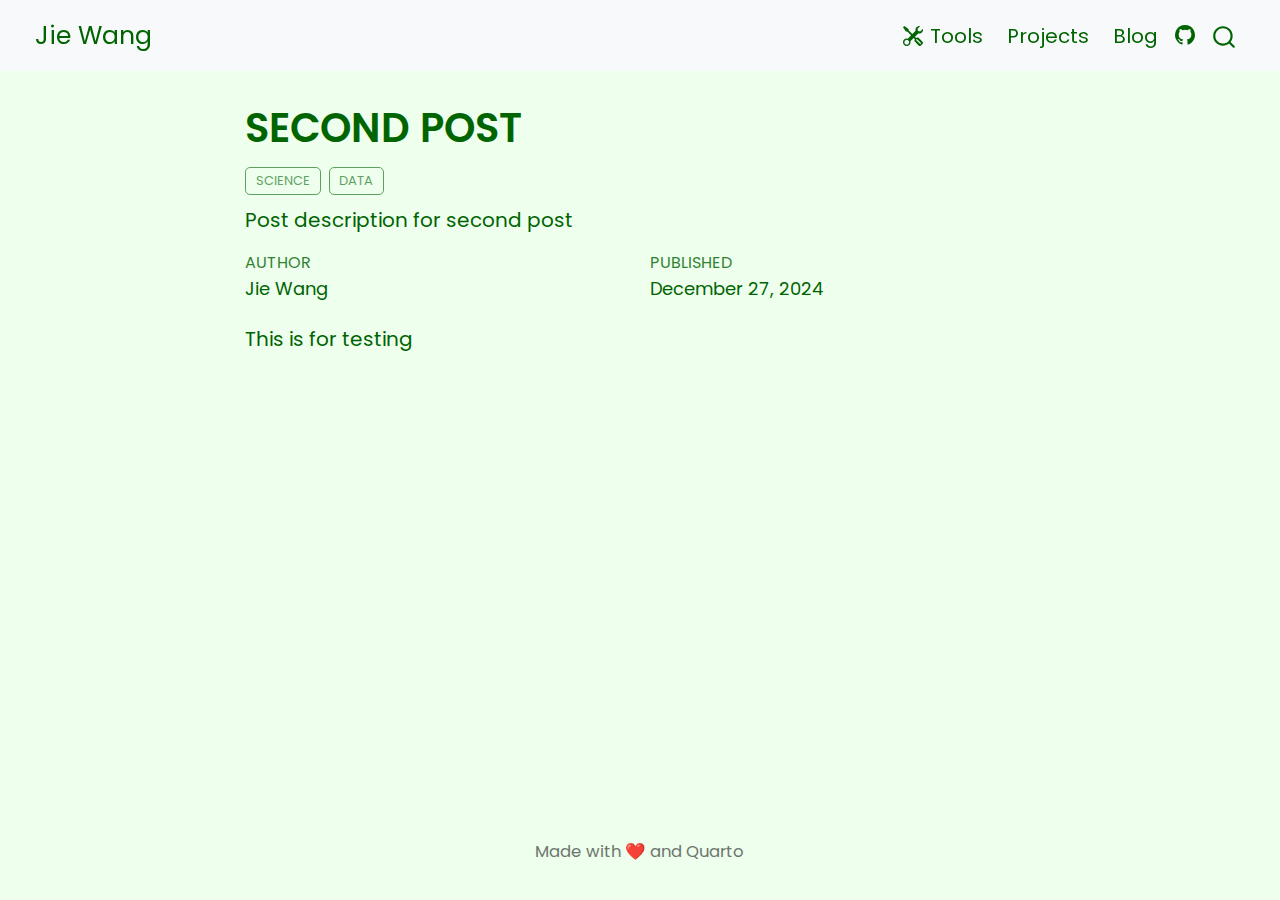
<file: blog/second-post/index.html>
<!DOCTYPE html>
<html xmlns="http://www.w3.org/1999/xhtml" lang="en" xml:lang="en"><head>

<meta charset="utf-8">
<meta name="generator" content="quarto-1.6.39">

<meta name="viewport" content="width=device-width, initial-scale=1.0, user-scalable=yes">

<meta name="author" content="Jie Wang">
<meta name="dcterms.date" content="2024-12-27">
<meta name="description" content="Post description for second post">

<title>Second Post – Home</title>
<style>
code{white-space: pre-wrap;}
span.smallcaps{font-variant: small-caps;}
div.columns{display: flex; gap: min(4vw, 1.5em);}
div.column{flex: auto; overflow-x: auto;}
div.hanging-indent{margin-left: 1.5em; text-indent: -1.5em;}
ul.task-list{list-style: none;}
ul.task-list li input[type="checkbox"] {
  width: 0.8em;
  margin: 0 0.8em 0.2em -1em; /* quarto-specific, see https://github.com/quarto-dev/quarto-cli/issues/4556 */ 
  vertical-align: middle;
}
</style>


<script src="../../site_libs/quarto-nav/quarto-nav.js"></script>
<script src="../../site_libs/quarto-nav/headroom.min.js"></script>
<script src="../../site_libs/clipboard/clipboard.min.js"></script>
<script src="../../site_libs/quarto-search/autocomplete.umd.js"></script>
<script src="../../site_libs/quarto-search/fuse.min.js"></script>
<script src="../../site_libs/quarto-search/quarto-search.js"></script>
<meta name="quarto:offset" content="../../">
<script src="../../site_libs/quarto-html/quarto.js"></script>
<script src="../../site_libs/quarto-html/popper.min.js"></script>
<script src="../../site_libs/quarto-html/tippy.umd.min.js"></script>
<script src="../../site_libs/quarto-html/anchor.min.js"></script>
<link href="../../site_libs/quarto-html/tippy.css" rel="stylesheet">
<link href="../../site_libs/quarto-html/quarto-syntax-highlighting-e26003cea8cd680ca0c55a263523d882.css" rel="stylesheet" id="quarto-text-highlighting-styles">
<script src="../../site_libs/bootstrap/bootstrap.min.js"></script>
<link href="../../site_libs/bootstrap/bootstrap-icons.css" rel="stylesheet">
<link href="../../site_libs/bootstrap/bootstrap-cc732a84b6a74dcb6ba37e96f4e42aa8.min.css" rel="stylesheet" append-hash="true" id="quarto-bootstrap" data-mode="light">
<script id="quarto-search-options" type="application/json">{
  "location": "navbar",
  "copy-button": false,
  "collapse-after": 3,
  "panel-placement": "end",
  "type": "overlay",
  "limit": 50,
  "keyboard-shortcut": [
    "f",
    "/",
    "s"
  ],
  "show-item-context": false,
  "language": {
    "search-no-results-text": "No results",
    "search-matching-documents-text": "matching documents",
    "search-copy-link-title": "Copy link to search",
    "search-hide-matches-text": "Hide additional matches",
    "search-more-match-text": "more match in this document",
    "search-more-matches-text": "more matches in this document",
    "search-clear-button-title": "Clear",
    "search-text-placeholder": "",
    "search-detached-cancel-button-title": "Cancel",
    "search-submit-button-title": "Submit",
    "search-label": "Search"
  }
}</script>


<meta property="og:title" content="Second Post – Home">
<meta property="og:description" content="Post description for second post">
<meta property="og:image" content="https://ifendo.github.io/blog/second-post/cover.jpg">
<meta property="og:site_name" content="Home">
</head>

<body class="nav-fixed fullcontent">

<div id="quarto-search-results"></div>
  <header id="quarto-header" class="headroom fixed-top">
    <nav class="navbar navbar-expand-lg " data-bs-theme="dark">
      <div class="navbar-container container-fluid">
      <div class="navbar-brand-container mx-auto">
    <a class="navbar-brand" href="../../index.html">
    <span class="navbar-title">Jie Wang</span>
    </a>
  </div>
            <div id="quarto-search" class="" title="Search"></div>
          <button class="navbar-toggler" type="button" data-bs-toggle="collapse" data-bs-target="#navbarCollapse" aria-controls="navbarCollapse" role="menu" aria-expanded="false" aria-label="Toggle navigation" onclick="if (window.quartoToggleHeadroom) { window.quartoToggleHeadroom(); }">
  <span class="navbar-toggler-icon"></span>
</button>
          <div class="collapse navbar-collapse" id="navbarCollapse">
            <ul class="navbar-nav navbar-nav-scroll ms-auto">
  <li class="nav-item">
    <a class="nav-link" href="../../tools.html"> <i class="bi bi-tools" role="img">
</i> 
<span class="menu-text">Tools</span></a>
  </li>  
  <li class="nav-item">
    <a class="nav-link" href="../../projects/index.html"> 
<span class="menu-text">Projects</span></a>
  </li>  
  <li class="nav-item">
    <a class="nav-link" href="../../blog/index.html"> 
<span class="menu-text">Blog</span></a>
  </li>  
</ul>
          </div> <!-- /navcollapse -->
            <div class="quarto-navbar-tools">
    <a href="https://github.com/ifendo" title="" class="quarto-navigation-tool px-1" aria-label=""><i class="bi bi-github"></i></a>
</div>
      </div> <!-- /container-fluid -->
    </nav>
</header>
<!-- content -->
<div id="quarto-content" class="quarto-container page-columns page-rows-contents page-layout-article page-navbar">
<!-- sidebar -->
<!-- margin-sidebar -->
    
<!-- main -->
<main class="content" id="quarto-document-content">

<header id="title-block-header" class="quarto-title-block default">
<div class="quarto-title">
<h1 class="title">Second Post</h1>
  <div class="quarto-categories">
    <div class="quarto-category">Science</div>
    <div class="quarto-category">Data</div>
  </div>
  </div>

<div>
  <div class="description">
    Post description for second post
  </div>
</div>


<div class="quarto-title-meta">

    <div>
    <div class="quarto-title-meta-heading">Author</div>
    <div class="quarto-title-meta-contents">
             <p>Jie Wang </p>
          </div>
  </div>
    
    <div>
    <div class="quarto-title-meta-heading">Published</div>
    <div class="quarto-title-meta-contents">
      <p class="date">December 27, 2024</p>
    </div>
  </div>
  
    
  </div>
  


</header>


<p>This is for testing</p>



</main> <!-- /main -->
<script id="quarto-html-after-body" type="application/javascript">
window.document.addEventListener("DOMContentLoaded", function (event) {
  const toggleBodyColorMode = (bsSheetEl) => {
    const mode = bsSheetEl.getAttribute("data-mode");
    const bodyEl = window.document.querySelector("body");
    if (mode === "dark") {
      bodyEl.classList.add("quarto-dark");
      bodyEl.classList.remove("quarto-light");
    } else {
      bodyEl.classList.add("quarto-light");
      bodyEl.classList.remove("quarto-dark");
    }
  }
  const toggleBodyColorPrimary = () => {
    const bsSheetEl = window.document.querySelector("link#quarto-bootstrap");
    if (bsSheetEl) {
      toggleBodyColorMode(bsSheetEl);
    }
  }
  toggleBodyColorPrimary();  
  const icon = "";
  const anchorJS = new window.AnchorJS();
  anchorJS.options = {
    placement: 'right',
    icon: icon
  };
  anchorJS.add('.anchored');
  const isCodeAnnotation = (el) => {
    for (const clz of el.classList) {
      if (clz.startsWith('code-annotation-')) {                     
        return true;
      }
    }
    return false;
  }
  const onCopySuccess = function(e) {
    // button target
    const button = e.trigger;
    // don't keep focus
    button.blur();
    // flash "checked"
    button.classList.add('code-copy-button-checked');
    var currentTitle = button.getAttribute("title");
    button.setAttribute("title", "Copied!");
    let tooltip;
    if (window.bootstrap) {
      button.setAttribute("data-bs-toggle", "tooltip");
      button.setAttribute("data-bs-placement", "left");
      button.setAttribute("data-bs-title", "Copied!");
      tooltip = new bootstrap.Tooltip(button, 
        { trigger: "manual", 
          customClass: "code-copy-button-tooltip",
          offset: [0, -8]});
      tooltip.show();    
    }
    setTimeout(function() {
      if (tooltip) {
        tooltip.hide();
        button.removeAttribute("data-bs-title");
        button.removeAttribute("data-bs-toggle");
        button.removeAttribute("data-bs-placement");
      }
      button.setAttribute("title", currentTitle);
      button.classList.remove('code-copy-button-checked');
    }, 1000);
    // clear code selection
    e.clearSelection();
  }
  const getTextToCopy = function(trigger) {
      const codeEl = trigger.previousElementSibling.cloneNode(true);
      for (const childEl of codeEl.children) {
        if (isCodeAnnotation(childEl)) {
          childEl.remove();
        }
      }
      return codeEl.innerText;
  }
  const clipboard = new window.ClipboardJS('.code-copy-button:not([data-in-quarto-modal])', {
    text: getTextToCopy
  });
  clipboard.on('success', onCopySuccess);
  if (window.document.getElementById('quarto-embedded-source-code-modal')) {
    const clipboardModal = new window.ClipboardJS('.code-copy-button[data-in-quarto-modal]', {
      text: getTextToCopy,
      container: window.document.getElementById('quarto-embedded-source-code-modal')
    });
    clipboardModal.on('success', onCopySuccess);
  }
    var localhostRegex = new RegExp(/^(?:http|https):\/\/localhost\:?[0-9]*\//);
    var mailtoRegex = new RegExp(/^mailto:/);
      var filterRegex = new RegExp("https:\/\/ifendo\.github\.io\/");
    var isInternal = (href) => {
        return filterRegex.test(href) || localhostRegex.test(href) || mailtoRegex.test(href);
    }
    // Inspect non-navigation links and adorn them if external
 	var links = window.document.querySelectorAll('a[href]:not(.nav-link):not(.navbar-brand):not(.toc-action):not(.sidebar-link):not(.sidebar-item-toggle):not(.pagination-link):not(.no-external):not([aria-hidden]):not(.dropdown-item):not(.quarto-navigation-tool):not(.about-link)');
    for (var i=0; i<links.length; i++) {
      const link = links[i];
      if (!isInternal(link.href)) {
        // undo the damage that might have been done by quarto-nav.js in the case of
        // links that we want to consider external
        if (link.dataset.originalHref !== undefined) {
          link.href = link.dataset.originalHref;
        }
      }
    }
  function tippyHover(el, contentFn, onTriggerFn, onUntriggerFn) {
    const config = {
      allowHTML: true,
      maxWidth: 500,
      delay: 100,
      arrow: false,
      appendTo: function(el) {
          return el.parentElement;
      },
      interactive: true,
      interactiveBorder: 10,
      theme: 'quarto',
      placement: 'bottom-start',
    };
    if (contentFn) {
      config.content = contentFn;
    }
    if (onTriggerFn) {
      config.onTrigger = onTriggerFn;
    }
    if (onUntriggerFn) {
      config.onUntrigger = onUntriggerFn;
    }
    window.tippy(el, config); 
  }
  const noterefs = window.document.querySelectorAll('a[role="doc-noteref"]');
  for (var i=0; i<noterefs.length; i++) {
    const ref = noterefs[i];
    tippyHover(ref, function() {
      // use id or data attribute instead here
      let href = ref.getAttribute('data-footnote-href') || ref.getAttribute('href');
      try { href = new URL(href).hash; } catch {}
      const id = href.replace(/^#\/?/, "");
      const note = window.document.getElementById(id);
      if (note) {
        return note.innerHTML;
      } else {
        return "";
      }
    });
  }
  const xrefs = window.document.querySelectorAll('a.quarto-xref');
  const processXRef = (id, note) => {
    // Strip column container classes
    const stripColumnClz = (el) => {
      el.classList.remove("page-full", "page-columns");
      if (el.children) {
        for (const child of el.children) {
          stripColumnClz(child);
        }
      }
    }
    stripColumnClz(note)
    if (id === null || id.startsWith('sec-')) {
      // Special case sections, only their first couple elements
      const container = document.createElement("div");
      if (note.children && note.children.length > 2) {
        container.appendChild(note.children[0].cloneNode(true));
        for (let i = 1; i < note.children.length; i++) {
          const child = note.children[i];
          if (child.tagName === "P" && child.innerText === "") {
            continue;
          } else {
            container.appendChild(child.cloneNode(true));
            break;
          }
        }
        if (window.Quarto?.typesetMath) {
          window.Quarto.typesetMath(container);
        }
        return container.innerHTML
      } else {
        if (window.Quarto?.typesetMath) {
          window.Quarto.typesetMath(note);
        }
        return note.innerHTML;
      }
    } else {
      // Remove any anchor links if they are present
      const anchorLink = note.querySelector('a.anchorjs-link');
      if (anchorLink) {
        anchorLink.remove();
      }
      if (window.Quarto?.typesetMath) {
        window.Quarto.typesetMath(note);
      }
      if (note.classList.contains("callout")) {
        return note.outerHTML;
      } else {
        return note.innerHTML;
      }
    }
  }
  for (var i=0; i<xrefs.length; i++) {
    const xref = xrefs[i];
    tippyHover(xref, undefined, function(instance) {
      instance.disable();
      let url = xref.getAttribute('href');
      let hash = undefined; 
      if (url.startsWith('#')) {
        hash = url;
      } else {
        try { hash = new URL(url).hash; } catch {}
      }
      if (hash) {
        const id = hash.replace(/^#\/?/, "");
        const note = window.document.getElementById(id);
        if (note !== null) {
          try {
            const html = processXRef(id, note.cloneNode(true));
            instance.setContent(html);
          } finally {
            instance.enable();
            instance.show();
          }
        } else {
          // See if we can fetch this
          fetch(url.split('#')[0])
          .then(res => res.text())
          .then(html => {
            const parser = new DOMParser();
            const htmlDoc = parser.parseFromString(html, "text/html");
            const note = htmlDoc.getElementById(id);
            if (note !== null) {
              const html = processXRef(id, note);
              instance.setContent(html);
            } 
          }).finally(() => {
            instance.enable();
            instance.show();
          });
        }
      } else {
        // See if we can fetch a full url (with no hash to target)
        // This is a special case and we should probably do some content thinning / targeting
        fetch(url)
        .then(res => res.text())
        .then(html => {
          const parser = new DOMParser();
          const htmlDoc = parser.parseFromString(html, "text/html");
          const note = htmlDoc.querySelector('main.content');
          if (note !== null) {
            // This should only happen for chapter cross references
            // (since there is no id in the URL)
            // remove the first header
            if (note.children.length > 0 && note.children[0].tagName === "HEADER") {
              note.children[0].remove();
            }
            const html = processXRef(null, note);
            instance.setContent(html);
          } 
        }).finally(() => {
          instance.enable();
          instance.show();
        });
      }
    }, function(instance) {
    });
  }
      let selectedAnnoteEl;
      const selectorForAnnotation = ( cell, annotation) => {
        let cellAttr = 'data-code-cell="' + cell + '"';
        let lineAttr = 'data-code-annotation="' +  annotation + '"';
        const selector = 'span[' + cellAttr + '][' + lineAttr + ']';
        return selector;
      }
      const selectCodeLines = (annoteEl) => {
        const doc = window.document;
        const targetCell = annoteEl.getAttribute("data-target-cell");
        const targetAnnotation = annoteEl.getAttribute("data-target-annotation");
        const annoteSpan = window.document.querySelector(selectorForAnnotation(targetCell, targetAnnotation));
        const lines = annoteSpan.getAttribute("data-code-lines").split(",");
        const lineIds = lines.map((line) => {
          return targetCell + "-" + line;
        })
        let top = null;
        let height = null;
        let parent = null;
        if (lineIds.length > 0) {
            //compute the position of the single el (top and bottom and make a div)
            const el = window.document.getElementById(lineIds[0]);
            top = el.offsetTop;
            height = el.offsetHeight;
            parent = el.parentElement.parentElement;
          if (lineIds.length > 1) {
            const lastEl = window.document.getElementById(lineIds[lineIds.length - 1]);
            const bottom = lastEl.offsetTop + lastEl.offsetHeight;
            height = bottom - top;
          }
          if (top !== null && height !== null && parent !== null) {
            // cook up a div (if necessary) and position it 
            let div = window.document.getElementById("code-annotation-line-highlight");
            if (div === null) {
              div = window.document.createElement("div");
              div.setAttribute("id", "code-annotation-line-highlight");
              div.style.position = 'absolute';
              parent.appendChild(div);
            }
            div.style.top = top - 2 + "px";
            div.style.height = height + 4 + "px";
            div.style.left = 0;
            let gutterDiv = window.document.getElementById("code-annotation-line-highlight-gutter");
            if (gutterDiv === null) {
              gutterDiv = window.document.createElement("div");
              gutterDiv.setAttribute("id", "code-annotation-line-highlight-gutter");
              gutterDiv.style.position = 'absolute';
              const codeCell = window.document.getElementById(targetCell);
              const gutter = codeCell.querySelector('.code-annotation-gutter');
              gutter.appendChild(gutterDiv);
            }
            gutterDiv.style.top = top - 2 + "px";
            gutterDiv.style.height = height + 4 + "px";
          }
          selectedAnnoteEl = annoteEl;
        }
      };
      const unselectCodeLines = () => {
        const elementsIds = ["code-annotation-line-highlight", "code-annotation-line-highlight-gutter"];
        elementsIds.forEach((elId) => {
          const div = window.document.getElementById(elId);
          if (div) {
            div.remove();
          }
        });
        selectedAnnoteEl = undefined;
      };
        // Handle positioning of the toggle
    window.addEventListener(
      "resize",
      throttle(() => {
        elRect = undefined;
        if (selectedAnnoteEl) {
          selectCodeLines(selectedAnnoteEl);
        }
      }, 10)
    );
    function throttle(fn, ms) {
    let throttle = false;
    let timer;
      return (...args) => {
        if(!throttle) { // first call gets through
            fn.apply(this, args);
            throttle = true;
        } else { // all the others get throttled
            if(timer) clearTimeout(timer); // cancel #2
            timer = setTimeout(() => {
              fn.apply(this, args);
              timer = throttle = false;
            }, ms);
        }
      };
    }
      // Attach click handler to the DT
      const annoteDls = window.document.querySelectorAll('dt[data-target-cell]');
      for (const annoteDlNode of annoteDls) {
        annoteDlNode.addEventListener('click', (event) => {
          const clickedEl = event.target;
          if (clickedEl !== selectedAnnoteEl) {
            unselectCodeLines();
            const activeEl = window.document.querySelector('dt[data-target-cell].code-annotation-active');
            if (activeEl) {
              activeEl.classList.remove('code-annotation-active');
            }
            selectCodeLines(clickedEl);
            clickedEl.classList.add('code-annotation-active');
          } else {
            // Unselect the line
            unselectCodeLines();
            clickedEl.classList.remove('code-annotation-active');
          }
        });
      }
  const findCites = (el) => {
    const parentEl = el.parentElement;
    if (parentEl) {
      const cites = parentEl.dataset.cites;
      if (cites) {
        return {
          el,
          cites: cites.split(' ')
        };
      } else {
        return findCites(el.parentElement)
      }
    } else {
      return undefined;
    }
  };
  var bibliorefs = window.document.querySelectorAll('a[role="doc-biblioref"]');
  for (var i=0; i<bibliorefs.length; i++) {
    const ref = bibliorefs[i];
    const citeInfo = findCites(ref);
    if (citeInfo) {
      tippyHover(citeInfo.el, function() {
        var popup = window.document.createElement('div');
        citeInfo.cites.forEach(function(cite) {
          var citeDiv = window.document.createElement('div');
          citeDiv.classList.add('hanging-indent');
          citeDiv.classList.add('csl-entry');
          var biblioDiv = window.document.getElementById('ref-' + cite);
          if (biblioDiv) {
            citeDiv.innerHTML = biblioDiv.innerHTML;
          }
          popup.appendChild(citeDiv);
        });
        return popup.innerHTML;
      });
    }
  }
});
</script>
</div> <!-- /content -->
<footer class="footer">
  <div class="nav-footer">
    <div class="nav-footer-left">
      &nbsp;
    </div>   
    <div class="nav-footer-center">
<p>Made with ❤️ and Quarto</p>
</div>
    <div class="nav-footer-right">
      &nbsp;
    </div>
  </div>
</footer>




</body></html>
</file>
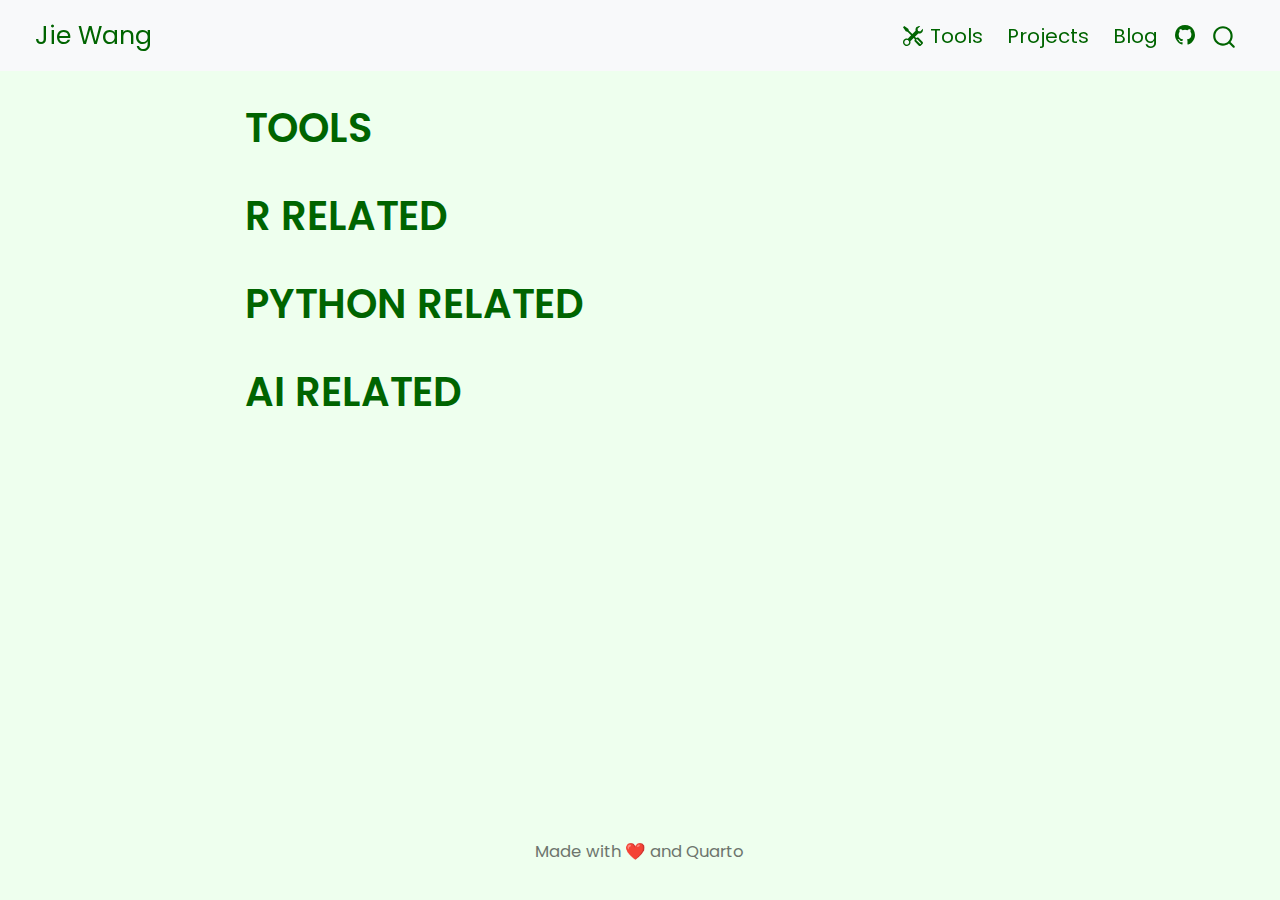
<file: tools.html>
<!DOCTYPE html>
<html xmlns="http://www.w3.org/1999/xhtml" lang="en" xml:lang="en"><head>

<meta charset="utf-8">
<meta name="generator" content="quarto-1.6.39">

<meta name="viewport" content="width=device-width, initial-scale=1.0, user-scalable=yes">


<title>Tools – Home</title>
<style>
code{white-space: pre-wrap;}
span.smallcaps{font-variant: small-caps;}
div.columns{display: flex; gap: min(4vw, 1.5em);}
div.column{flex: auto; overflow-x: auto;}
div.hanging-indent{margin-left: 1.5em; text-indent: -1.5em;}
ul.task-list{list-style: none;}
ul.task-list li input[type="checkbox"] {
  width: 0.8em;
  margin: 0 0.8em 0.2em -1em; /* quarto-specific, see https://github.com/quarto-dev/quarto-cli/issues/4556 */ 
  vertical-align: middle;
}
</style>


<script src="site_libs/quarto-nav/quarto-nav.js"></script>
<script src="site_libs/quarto-nav/headroom.min.js"></script>
<script src="site_libs/clipboard/clipboard.min.js"></script>
<script src="site_libs/quarto-search/autocomplete.umd.js"></script>
<script src="site_libs/quarto-search/fuse.min.js"></script>
<script src="site_libs/quarto-search/quarto-search.js"></script>
<meta name="quarto:offset" content="./">
<script src="site_libs/quarto-html/quarto.js"></script>
<script src="site_libs/quarto-html/popper.min.js"></script>
<script src="site_libs/quarto-html/tippy.umd.min.js"></script>
<script src="site_libs/quarto-html/anchor.min.js"></script>
<link href="site_libs/quarto-html/tippy.css" rel="stylesheet">
<link href="site_libs/quarto-html/quarto-syntax-highlighting-e26003cea8cd680ca0c55a263523d882.css" rel="stylesheet" id="quarto-text-highlighting-styles">
<script src="site_libs/bootstrap/bootstrap.min.js"></script>
<link href="site_libs/bootstrap/bootstrap-icons.css" rel="stylesheet">
<link href="site_libs/bootstrap/bootstrap-cc732a84b6a74dcb6ba37e96f4e42aa8.min.css" rel="stylesheet" append-hash="true" id="quarto-bootstrap" data-mode="light">
<script id="quarto-search-options" type="application/json">{
  "location": "navbar",
  "copy-button": false,
  "collapse-after": 3,
  "panel-placement": "end",
  "type": "overlay",
  "limit": 50,
  "keyboard-shortcut": [
    "f",
    "/",
    "s"
  ],
  "show-item-context": false,
  "language": {
    "search-no-results-text": "No results",
    "search-matching-documents-text": "matching documents",
    "search-copy-link-title": "Copy link to search",
    "search-hide-matches-text": "Hide additional matches",
    "search-more-match-text": "more match in this document",
    "search-more-matches-text": "more matches in this document",
    "search-clear-button-title": "Clear",
    "search-text-placeholder": "",
    "search-detached-cancel-button-title": "Cancel",
    "search-submit-button-title": "Submit",
    "search-label": "Search"
  }
}</script>


<meta property="og:title" content="Tools – Home">
<meta property="og:site_name" content="Home">
</head>

<body class="nav-fixed fullcontent">

<div id="quarto-search-results"></div>
  <header id="quarto-header" class="headroom fixed-top">
    <nav class="navbar navbar-expand-lg " data-bs-theme="dark">
      <div class="navbar-container container-fluid">
      <div class="navbar-brand-container mx-auto">
    <a class="navbar-brand" href="./index.html">
    <span class="navbar-title">Jie Wang</span>
    </a>
  </div>
            <div id="quarto-search" class="" title="Search"></div>
          <button class="navbar-toggler" type="button" data-bs-toggle="collapse" data-bs-target="#navbarCollapse" aria-controls="navbarCollapse" role="menu" aria-expanded="false" aria-label="Toggle navigation" onclick="if (window.quartoToggleHeadroom) { window.quartoToggleHeadroom(); }">
  <span class="navbar-toggler-icon"></span>
</button>
          <div class="collapse navbar-collapse" id="navbarCollapse">
            <ul class="navbar-nav navbar-nav-scroll ms-auto">
  <li class="nav-item">
    <a class="nav-link active" href="./tools.html" aria-current="page"> <i class="bi bi-tools" role="img">
</i> 
<span class="menu-text">Tools</span></a>
  </li>  
  <li class="nav-item">
    <a class="nav-link" href="./projects/index.html"> 
<span class="menu-text">Projects</span></a>
  </li>  
  <li class="nav-item">
    <a class="nav-link" href="./blog/index.html"> 
<span class="menu-text">Blog</span></a>
  </li>  
</ul>
          </div> <!-- /navcollapse -->
            <div class="quarto-navbar-tools">
    <a href="https://github.com/ifendo" title="" class="quarto-navigation-tool px-1" aria-label=""><i class="bi bi-github"></i></a>
</div>
      </div> <!-- /container-fluid -->
    </nav>
</header>
<!-- content -->
<div id="quarto-content" class="quarto-container page-columns page-rows-contents page-layout-article page-navbar">
<!-- sidebar -->
<!-- margin-sidebar -->
    
<!-- main -->
<main class="content" id="quarto-document-content">

<header id="title-block-header" class="quarto-title-block default">
<div class="quarto-title">
<h1 class="title">Tools</h1>
</div>



<div class="quarto-title-meta">

    
  
    
  </div>
  


</header>


<section id="r-related" class="level1">
<h1>R Related</h1>
</section>
<section id="python-related" class="level1">
<h1>Python Related</h1>
</section>
<section id="ai-related" class="level1">
<h1>AI Related</h1>


</section>

</main> <!-- /main -->
<script id="quarto-html-after-body" type="application/javascript">
window.document.addEventListener("DOMContentLoaded", function (event) {
  const toggleBodyColorMode = (bsSheetEl) => {
    const mode = bsSheetEl.getAttribute("data-mode");
    const bodyEl = window.document.querySelector("body");
    if (mode === "dark") {
      bodyEl.classList.add("quarto-dark");
      bodyEl.classList.remove("quarto-light");
    } else {
      bodyEl.classList.add("quarto-light");
      bodyEl.classList.remove("quarto-dark");
    }
  }
  const toggleBodyColorPrimary = () => {
    const bsSheetEl = window.document.querySelector("link#quarto-bootstrap");
    if (bsSheetEl) {
      toggleBodyColorMode(bsSheetEl);
    }
  }
  toggleBodyColorPrimary();  
  const icon = "";
  const anchorJS = new window.AnchorJS();
  anchorJS.options = {
    placement: 'right',
    icon: icon
  };
  anchorJS.add('.anchored');
  const isCodeAnnotation = (el) => {
    for (const clz of el.classList) {
      if (clz.startsWith('code-annotation-')) {                     
        return true;
      }
    }
    return false;
  }
  const onCopySuccess = function(e) {
    // button target
    const button = e.trigger;
    // don't keep focus
    button.blur();
    // flash "checked"
    button.classList.add('code-copy-button-checked');
    var currentTitle = button.getAttribute("title");
    button.setAttribute("title", "Copied!");
    let tooltip;
    if (window.bootstrap) {
      button.setAttribute("data-bs-toggle", "tooltip");
      button.setAttribute("data-bs-placement", "left");
      button.setAttribute("data-bs-title", "Copied!");
      tooltip = new bootstrap.Tooltip(button, 
        { trigger: "manual", 
          customClass: "code-copy-button-tooltip",
          offset: [0, -8]});
      tooltip.show();    
    }
    setTimeout(function() {
      if (tooltip) {
        tooltip.hide();
        button.removeAttribute("data-bs-title");
        button.removeAttribute("data-bs-toggle");
        button.removeAttribute("data-bs-placement");
      }
      button.setAttribute("title", currentTitle);
      button.classList.remove('code-copy-button-checked');
    }, 1000);
    // clear code selection
    e.clearSelection();
  }
  const getTextToCopy = function(trigger) {
      const codeEl = trigger.previousElementSibling.cloneNode(true);
      for (const childEl of codeEl.children) {
        if (isCodeAnnotation(childEl)) {
          childEl.remove();
        }
      }
      return codeEl.innerText;
  }
  const clipboard = new window.ClipboardJS('.code-copy-button:not([data-in-quarto-modal])', {
    text: getTextToCopy
  });
  clipboard.on('success', onCopySuccess);
  if (window.document.getElementById('quarto-embedded-source-code-modal')) {
    const clipboardModal = new window.ClipboardJS('.code-copy-button[data-in-quarto-modal]', {
      text: getTextToCopy,
      container: window.document.getElementById('quarto-embedded-source-code-modal')
    });
    clipboardModal.on('success', onCopySuccess);
  }
    var localhostRegex = new RegExp(/^(?:http|https):\/\/localhost\:?[0-9]*\//);
    var mailtoRegex = new RegExp(/^mailto:/);
      var filterRegex = new RegExp("https:\/\/ifendo\.github\.io\/");
    var isInternal = (href) => {
        return filterRegex.test(href) || localhostRegex.test(href) || mailtoRegex.test(href);
    }
    // Inspect non-navigation links and adorn them if external
 	var links = window.document.querySelectorAll('a[href]:not(.nav-link):not(.navbar-brand):not(.toc-action):not(.sidebar-link):not(.sidebar-item-toggle):not(.pagination-link):not(.no-external):not([aria-hidden]):not(.dropdown-item):not(.quarto-navigation-tool):not(.about-link)');
    for (var i=0; i<links.length; i++) {
      const link = links[i];
      if (!isInternal(link.href)) {
        // undo the damage that might have been done by quarto-nav.js in the case of
        // links that we want to consider external
        if (link.dataset.originalHref !== undefined) {
          link.href = link.dataset.originalHref;
        }
      }
    }
  function tippyHover(el, contentFn, onTriggerFn, onUntriggerFn) {
    const config = {
      allowHTML: true,
      maxWidth: 500,
      delay: 100,
      arrow: false,
      appendTo: function(el) {
          return el.parentElement;
      },
      interactive: true,
      interactiveBorder: 10,
      theme: 'quarto',
      placement: 'bottom-start',
    };
    if (contentFn) {
      config.content = contentFn;
    }
    if (onTriggerFn) {
      config.onTrigger = onTriggerFn;
    }
    if (onUntriggerFn) {
      config.onUntrigger = onUntriggerFn;
    }
    window.tippy(el, config); 
  }
  const noterefs = window.document.querySelectorAll('a[role="doc-noteref"]');
  for (var i=0; i<noterefs.length; i++) {
    const ref = noterefs[i];
    tippyHover(ref, function() {
      // use id or data attribute instead here
      let href = ref.getAttribute('data-footnote-href') || ref.getAttribute('href');
      try { href = new URL(href).hash; } catch {}
      const id = href.replace(/^#\/?/, "");
      const note = window.document.getElementById(id);
      if (note) {
        return note.innerHTML;
      } else {
        return "";
      }
    });
  }
  const xrefs = window.document.querySelectorAll('a.quarto-xref');
  const processXRef = (id, note) => {
    // Strip column container classes
    const stripColumnClz = (el) => {
      el.classList.remove("page-full", "page-columns");
      if (el.children) {
        for (const child of el.children) {
          stripColumnClz(child);
        }
      }
    }
    stripColumnClz(note)
    if (id === null || id.startsWith('sec-')) {
      // Special case sections, only their first couple elements
      const container = document.createElement("div");
      if (note.children && note.children.length > 2) {
        container.appendChild(note.children[0].cloneNode(true));
        for (let i = 1; i < note.children.length; i++) {
          const child = note.children[i];
          if (child.tagName === "P" && child.innerText === "") {
            continue;
          } else {
            container.appendChild(child.cloneNode(true));
            break;
          }
        }
        if (window.Quarto?.typesetMath) {
          window.Quarto.typesetMath(container);
        }
        return container.innerHTML
      } else {
        if (window.Quarto?.typesetMath) {
          window.Quarto.typesetMath(note);
        }
        return note.innerHTML;
      }
    } else {
      // Remove any anchor links if they are present
      const anchorLink = note.querySelector('a.anchorjs-link');
      if (anchorLink) {
        anchorLink.remove();
      }
      if (window.Quarto?.typesetMath) {
        window.Quarto.typesetMath(note);
      }
      if (note.classList.contains("callout")) {
        return note.outerHTML;
      } else {
        return note.innerHTML;
      }
    }
  }
  for (var i=0; i<xrefs.length; i++) {
    const xref = xrefs[i];
    tippyHover(xref, undefined, function(instance) {
      instance.disable();
      let url = xref.getAttribute('href');
      let hash = undefined; 
      if (url.startsWith('#')) {
        hash = url;
      } else {
        try { hash = new URL(url).hash; } catch {}
      }
      if (hash) {
        const id = hash.replace(/^#\/?/, "");
        const note = window.document.getElementById(id);
        if (note !== null) {
          try {
            const html = processXRef(id, note.cloneNode(true));
            instance.setContent(html);
          } finally {
            instance.enable();
            instance.show();
          }
        } else {
          // See if we can fetch this
          fetch(url.split('#')[0])
          .then(res => res.text())
          .then(html => {
            const parser = new DOMParser();
            const htmlDoc = parser.parseFromString(html, "text/html");
            const note = htmlDoc.getElementById(id);
            if (note !== null) {
              const html = processXRef(id, note);
              instance.setContent(html);
            } 
          }).finally(() => {
            instance.enable();
            instance.show();
          });
        }
      } else {
        // See if we can fetch a full url (with no hash to target)
        // This is a special case and we should probably do some content thinning / targeting
        fetch(url)
        .then(res => res.text())
        .then(html => {
          const parser = new DOMParser();
          const htmlDoc = parser.parseFromString(html, "text/html");
          const note = htmlDoc.querySelector('main.content');
          if (note !== null) {
            // This should only happen for chapter cross references
            // (since there is no id in the URL)
            // remove the first header
            if (note.children.length > 0 && note.children[0].tagName === "HEADER") {
              note.children[0].remove();
            }
            const html = processXRef(null, note);
            instance.setContent(html);
          } 
        }).finally(() => {
          instance.enable();
          instance.show();
        });
      }
    }, function(instance) {
    });
  }
      let selectedAnnoteEl;
      const selectorForAnnotation = ( cell, annotation) => {
        let cellAttr = 'data-code-cell="' + cell + '"';
        let lineAttr = 'data-code-annotation="' +  annotation + '"';
        const selector = 'span[' + cellAttr + '][' + lineAttr + ']';
        return selector;
      }
      const selectCodeLines = (annoteEl) => {
        const doc = window.document;
        const targetCell = annoteEl.getAttribute("data-target-cell");
        const targetAnnotation = annoteEl.getAttribute("data-target-annotation");
        const annoteSpan = window.document.querySelector(selectorForAnnotation(targetCell, targetAnnotation));
        const lines = annoteSpan.getAttribute("data-code-lines").split(",");
        const lineIds = lines.map((line) => {
          return targetCell + "-" + line;
        })
        let top = null;
        let height = null;
        let parent = null;
        if (lineIds.length > 0) {
            //compute the position of the single el (top and bottom and make a div)
            const el = window.document.getElementById(lineIds[0]);
            top = el.offsetTop;
            height = el.offsetHeight;
            parent = el.parentElement.parentElement;
          if (lineIds.length > 1) {
            const lastEl = window.document.getElementById(lineIds[lineIds.length - 1]);
            const bottom = lastEl.offsetTop + lastEl.offsetHeight;
            height = bottom - top;
          }
          if (top !== null && height !== null && parent !== null) {
            // cook up a div (if necessary) and position it 
            let div = window.document.getElementById("code-annotation-line-highlight");
            if (div === null) {
              div = window.document.createElement("div");
              div.setAttribute("id", "code-annotation-line-highlight");
              div.style.position = 'absolute';
              parent.appendChild(div);
            }
            div.style.top = top - 2 + "px";
            div.style.height = height + 4 + "px";
            div.style.left = 0;
            let gutterDiv = window.document.getElementById("code-annotation-line-highlight-gutter");
            if (gutterDiv === null) {
              gutterDiv = window.document.createElement("div");
              gutterDiv.setAttribute("id", "code-annotation-line-highlight-gutter");
              gutterDiv.style.position = 'absolute';
              const codeCell = window.document.getElementById(targetCell);
              const gutter = codeCell.querySelector('.code-annotation-gutter');
              gutter.appendChild(gutterDiv);
            }
            gutterDiv.style.top = top - 2 + "px";
            gutterDiv.style.height = height + 4 + "px";
          }
          selectedAnnoteEl = annoteEl;
        }
      };
      const unselectCodeLines = () => {
        const elementsIds = ["code-annotation-line-highlight", "code-annotation-line-highlight-gutter"];
        elementsIds.forEach((elId) => {
          const div = window.document.getElementById(elId);
          if (div) {
            div.remove();
          }
        });
        selectedAnnoteEl = undefined;
      };
        // Handle positioning of the toggle
    window.addEventListener(
      "resize",
      throttle(() => {
        elRect = undefined;
        if (selectedAnnoteEl) {
          selectCodeLines(selectedAnnoteEl);
        }
      }, 10)
    );
    function throttle(fn, ms) {
    let throttle = false;
    let timer;
      return (...args) => {
        if(!throttle) { // first call gets through
            fn.apply(this, args);
            throttle = true;
        } else { // all the others get throttled
            if(timer) clearTimeout(timer); // cancel #2
            timer = setTimeout(() => {
              fn.apply(this, args);
              timer = throttle = false;
            }, ms);
        }
      };
    }
      // Attach click handler to the DT
      const annoteDls = window.document.querySelectorAll('dt[data-target-cell]');
      for (const annoteDlNode of annoteDls) {
        annoteDlNode.addEventListener('click', (event) => {
          const clickedEl = event.target;
          if (clickedEl !== selectedAnnoteEl) {
            unselectCodeLines();
            const activeEl = window.document.querySelector('dt[data-target-cell].code-annotation-active');
            if (activeEl) {
              activeEl.classList.remove('code-annotation-active');
            }
            selectCodeLines(clickedEl);
            clickedEl.classList.add('code-annotation-active');
          } else {
            // Unselect the line
            unselectCodeLines();
            clickedEl.classList.remove('code-annotation-active');
          }
        });
      }
  const findCites = (el) => {
    const parentEl = el.parentElement;
    if (parentEl) {
      const cites = parentEl.dataset.cites;
      if (cites) {
        return {
          el,
          cites: cites.split(' ')
        };
      } else {
        return findCites(el.parentElement)
      }
    } else {
      return undefined;
    }
  };
  var bibliorefs = window.document.querySelectorAll('a[role="doc-biblioref"]');
  for (var i=0; i<bibliorefs.length; i++) {
    const ref = bibliorefs[i];
    const citeInfo = findCites(ref);
    if (citeInfo) {
      tippyHover(citeInfo.el, function() {
        var popup = window.document.createElement('div');
        citeInfo.cites.forEach(function(cite) {
          var citeDiv = window.document.createElement('div');
          citeDiv.classList.add('hanging-indent');
          citeDiv.classList.add('csl-entry');
          var biblioDiv = window.document.getElementById('ref-' + cite);
          if (biblioDiv) {
            citeDiv.innerHTML = biblioDiv.innerHTML;
          }
          popup.appendChild(citeDiv);
        });
        return popup.innerHTML;
      });
    }
  }
});
</script>
</div> <!-- /content -->
<footer class="footer">
  <div class="nav-footer">
    <div class="nav-footer-left">
      &nbsp;
    </div>   
    <div class="nav-footer-center">
<p>Made with ❤️ and Quarto</p>
</div>
    <div class="nav-footer-right">
      &nbsp;
    </div>
  </div>
</footer>




</body></html>
</file>
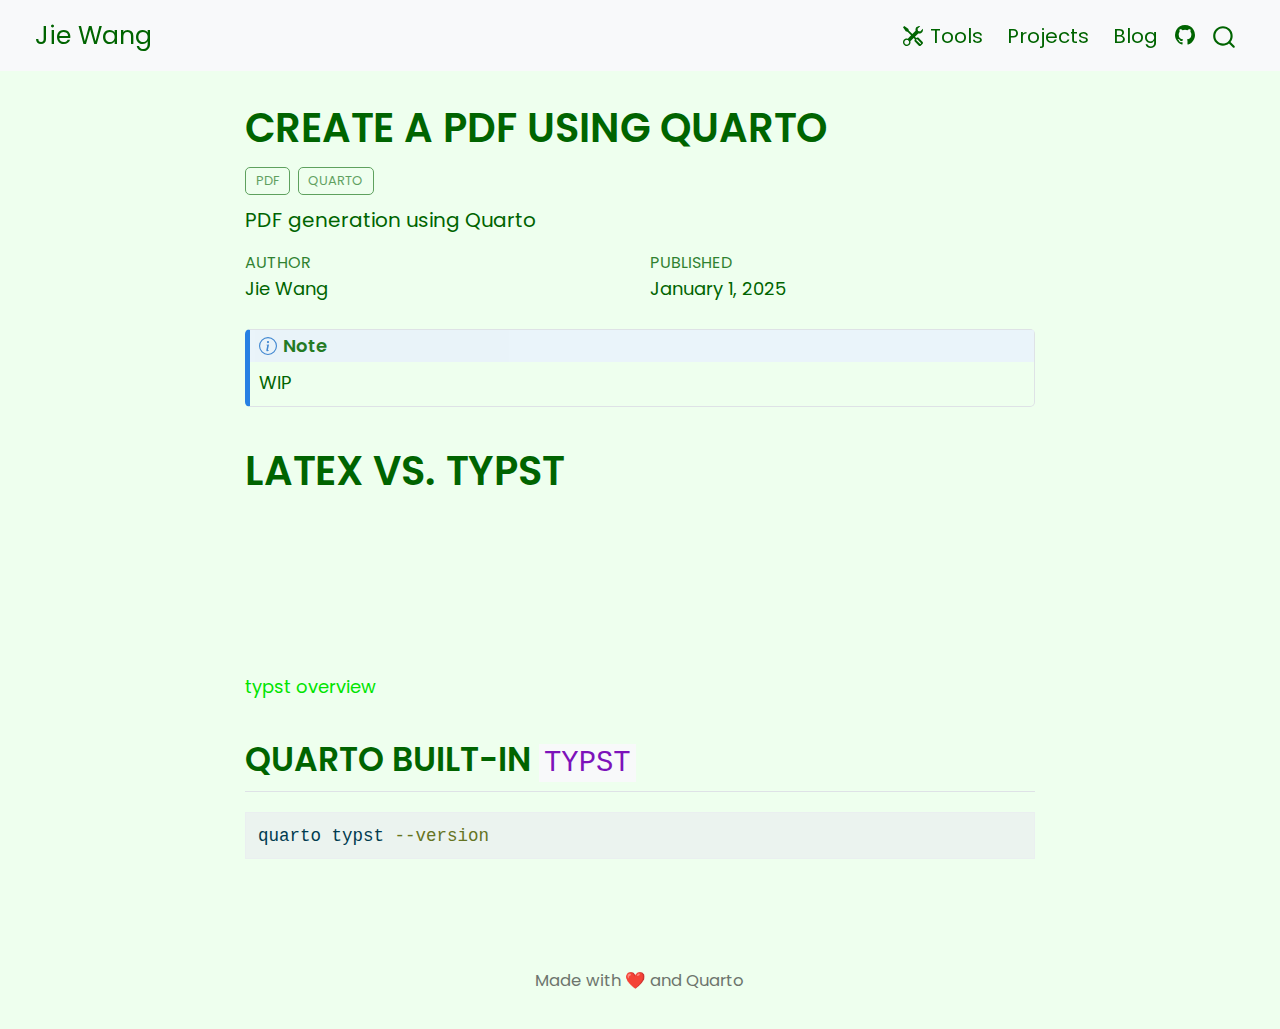
<file: blog/quarto-pdf/create_a_pdf_using_quarto.html>
<!DOCTYPE html>
<html xmlns="http://www.w3.org/1999/xhtml" lang="en" xml:lang="en"><head>

<meta charset="utf-8">
<meta name="generator" content="quarto-1.6.39">

<meta name="viewport" content="width=device-width, initial-scale=1.0, user-scalable=yes">

<meta name="author" content="Jie Wang">
<meta name="dcterms.date" content="2025-01-01">
<meta name="description" content="PDF generation using Quarto">

<title>Create a PDF using Quarto – Home</title>
<style>
code{white-space: pre-wrap;}
span.smallcaps{font-variant: small-caps;}
div.columns{display: flex; gap: min(4vw, 1.5em);}
div.column{flex: auto; overflow-x: auto;}
div.hanging-indent{margin-left: 1.5em; text-indent: -1.5em;}
ul.task-list{list-style: none;}
ul.task-list li input[type="checkbox"] {
  width: 0.8em;
  margin: 0 0.8em 0.2em -1em; /* quarto-specific, see https://github.com/quarto-dev/quarto-cli/issues/4556 */ 
  vertical-align: middle;
}
/* CSS for syntax highlighting */
pre > code.sourceCode { white-space: pre; position: relative; }
pre > code.sourceCode > span { line-height: 1.25; }
pre > code.sourceCode > span:empty { height: 1.2em; }
.sourceCode { overflow: visible; }
code.sourceCode > span { color: inherit; text-decoration: inherit; }
div.sourceCode { margin: 1em 0; }
pre.sourceCode { margin: 0; }
@media screen {
div.sourceCode { overflow: auto; }
}
@media print {
pre > code.sourceCode { white-space: pre-wrap; }
pre > code.sourceCode > span { display: inline-block; text-indent: -5em; padding-left: 5em; }
}
pre.numberSource code
  { counter-reset: source-line 0; }
pre.numberSource code > span
  { position: relative; left: -4em; counter-increment: source-line; }
pre.numberSource code > span > a:first-child::before
  { content: counter(source-line);
    position: relative; left: -1em; text-align: right; vertical-align: baseline;
    border: none; display: inline-block;
    -webkit-touch-callout: none; -webkit-user-select: none;
    -khtml-user-select: none; -moz-user-select: none;
    -ms-user-select: none; user-select: none;
    padding: 0 4px; width: 4em;
  }
pre.numberSource { margin-left: 3em;  padding-left: 4px; }
div.sourceCode
  {   }
@media screen {
pre > code.sourceCode > span > a:first-child::before { text-decoration: underline; }
}
</style>


<script src="../../site_libs/quarto-nav/quarto-nav.js"></script>
<script src="../../site_libs/quarto-nav/headroom.min.js"></script>
<script src="../../site_libs/clipboard/clipboard.min.js"></script>
<script src="../../site_libs/quarto-search/autocomplete.umd.js"></script>
<script src="../../site_libs/quarto-search/fuse.min.js"></script>
<script src="../../site_libs/quarto-search/quarto-search.js"></script>
<meta name="quarto:offset" content="../../">
<script src="../../site_libs/quarto-html/quarto.js"></script>
<script src="../../site_libs/quarto-html/popper.min.js"></script>
<script src="../../site_libs/quarto-html/tippy.umd.min.js"></script>
<script src="../../site_libs/quarto-html/anchor.min.js"></script>
<link href="../../site_libs/quarto-html/tippy.css" rel="stylesheet">
<link href="../../site_libs/quarto-html/quarto-syntax-highlighting-e26003cea8cd680ca0c55a263523d882.css" rel="stylesheet" id="quarto-text-highlighting-styles">
<script src="../../site_libs/bootstrap/bootstrap.min.js"></script>
<link href="../../site_libs/bootstrap/bootstrap-icons.css" rel="stylesheet">
<link href="../../site_libs/bootstrap/bootstrap-cc732a84b6a74dcb6ba37e96f4e42aa8.min.css" rel="stylesheet" append-hash="true" id="quarto-bootstrap" data-mode="light">
<script id="quarto-search-options" type="application/json">{
  "location": "navbar",
  "copy-button": false,
  "collapse-after": 3,
  "panel-placement": "end",
  "type": "overlay",
  "limit": 50,
  "keyboard-shortcut": [
    "f",
    "/",
    "s"
  ],
  "show-item-context": false,
  "language": {
    "search-no-results-text": "No results",
    "search-matching-documents-text": "matching documents",
    "search-copy-link-title": "Copy link to search",
    "search-hide-matches-text": "Hide additional matches",
    "search-more-match-text": "more match in this document",
    "search-more-matches-text": "more matches in this document",
    "search-clear-button-title": "Clear",
    "search-text-placeholder": "",
    "search-detached-cancel-button-title": "Cancel",
    "search-submit-button-title": "Submit",
    "search-label": "Search"
  }
}</script>


<meta property="og:title" content="Create a PDF using Quarto – Home">
<meta property="og:description" content="PDF generation using Quarto">
<meta property="og:site_name" content="Home">
</head>

<body class="nav-fixed fullcontent">

<div id="quarto-search-results"></div>
  <header id="quarto-header" class="headroom fixed-top">
    <nav class="navbar navbar-expand-lg " data-bs-theme="dark">
      <div class="navbar-container container-fluid">
      <div class="navbar-brand-container mx-auto">
    <a class="navbar-brand" href="../../index.html">
    <span class="navbar-title">Jie Wang</span>
    </a>
  </div>
            <div id="quarto-search" class="" title="Search"></div>
          <button class="navbar-toggler" type="button" data-bs-toggle="collapse" data-bs-target="#navbarCollapse" aria-controls="navbarCollapse" role="menu" aria-expanded="false" aria-label="Toggle navigation" onclick="if (window.quartoToggleHeadroom) { window.quartoToggleHeadroom(); }">
  <span class="navbar-toggler-icon"></span>
</button>
          <div class="collapse navbar-collapse" id="navbarCollapse">
            <ul class="navbar-nav navbar-nav-scroll ms-auto">
  <li class="nav-item">
    <a class="nav-link" href="../../tools.html"> <i class="bi bi-tools" role="img">
</i> 
<span class="menu-text">Tools</span></a>
  </li>  
  <li class="nav-item">
    <a class="nav-link" href="../../projects/index.html"> 
<span class="menu-text">Projects</span></a>
  </li>  
  <li class="nav-item">
    <a class="nav-link" href="../../blog/index.html"> 
<span class="menu-text">Blog</span></a>
  </li>  
</ul>
          </div> <!-- /navcollapse -->
            <div class="quarto-navbar-tools">
    <a href="https://github.com/ifendo" title="" class="quarto-navigation-tool px-1" aria-label=""><i class="bi bi-github"></i></a>
</div>
      </div> <!-- /container-fluid -->
    </nav>
</header>
<!-- content -->
<div id="quarto-content" class="quarto-container page-columns page-rows-contents page-layout-article page-navbar">
<!-- sidebar -->
<!-- margin-sidebar -->
    
<!-- main -->
<main class="content" id="quarto-document-content">

<header id="title-block-header" class="quarto-title-block default">
<div class="quarto-title">
<h1 class="title">Create a PDF using Quarto</h1>
  <div class="quarto-categories">
    <div class="quarto-category">pdf</div>
    <div class="quarto-category">quarto</div>
  </div>
  </div>

<div>
  <div class="description">
    PDF generation using Quarto
  </div>
</div>


<div class="quarto-title-meta">

    <div>
    <div class="quarto-title-meta-heading">Author</div>
    <div class="quarto-title-meta-contents">
             <p>Jie Wang </p>
          </div>
  </div>
    
    <div>
    <div class="quarto-title-meta-heading">Published</div>
    <div class="quarto-title-meta-contents">
      <p class="date">January 1, 2025</p>
    </div>
  </div>
  
    
  </div>
  


</header>


<div class="callout callout-style-default callout-note callout-titled">
<div class="callout-header d-flex align-content-center">
<div class="callout-icon-container">
<i class="callout-icon"></i>
</div>
<div class="callout-title-container flex-fill">
Note
</div>
</div>
<div class="callout-body-container callout-body">
<p>WIP</p>
</div>
</div>
<section id="latex-vs.-typst" class="level1">
<h1>latex vs.&nbsp;typst</h1>
<div class="quarto-figure quarto-figure-center">
<figure class="figure">
<p><embed src="https://quarto.org/docs/output-formats/typst.html#overview" class="img-fluid"></p>
<figcaption>typst overview</figcaption>
</figure>
</div>
<section id="quarto-built-in-typst" class="level2">
<h2 class="anchored" data-anchor-id="quarto-built-in-typst">quarto built-in <code>typst</code></h2>
<div class="sourceCode" id="cb1"><pre class="sourceCode sh code-with-copy"><code class="sourceCode bash"><span id="cb1-1"><a href="#cb1-1" aria-hidden="true" tabindex="-1"></a><span class="ex">quarto</span> typst <span class="at">--version</span></span></code><button title="Copy to Clipboard" class="code-copy-button"><i class="bi"></i></button></pre></div>


</section>
</section>

</main> <!-- /main -->
<script id="quarto-html-after-body" type="application/javascript">
window.document.addEventListener("DOMContentLoaded", function (event) {
  const toggleBodyColorMode = (bsSheetEl) => {
    const mode = bsSheetEl.getAttribute("data-mode");
    const bodyEl = window.document.querySelector("body");
    if (mode === "dark") {
      bodyEl.classList.add("quarto-dark");
      bodyEl.classList.remove("quarto-light");
    } else {
      bodyEl.classList.add("quarto-light");
      bodyEl.classList.remove("quarto-dark");
    }
  }
  const toggleBodyColorPrimary = () => {
    const bsSheetEl = window.document.querySelector("link#quarto-bootstrap");
    if (bsSheetEl) {
      toggleBodyColorMode(bsSheetEl);
    }
  }
  toggleBodyColorPrimary();  
  const icon = "";
  const anchorJS = new window.AnchorJS();
  anchorJS.options = {
    placement: 'right',
    icon: icon
  };
  anchorJS.add('.anchored');
  const isCodeAnnotation = (el) => {
    for (const clz of el.classList) {
      if (clz.startsWith('code-annotation-')) {                     
        return true;
      }
    }
    return false;
  }
  const onCopySuccess = function(e) {
    // button target
    const button = e.trigger;
    // don't keep focus
    button.blur();
    // flash "checked"
    button.classList.add('code-copy-button-checked');
    var currentTitle = button.getAttribute("title");
    button.setAttribute("title", "Copied!");
    let tooltip;
    if (window.bootstrap) {
      button.setAttribute("data-bs-toggle", "tooltip");
      button.setAttribute("data-bs-placement", "left");
      button.setAttribute("data-bs-title", "Copied!");
      tooltip = new bootstrap.Tooltip(button, 
        { trigger: "manual", 
          customClass: "code-copy-button-tooltip",
          offset: [0, -8]});
      tooltip.show();    
    }
    setTimeout(function() {
      if (tooltip) {
        tooltip.hide();
        button.removeAttribute("data-bs-title");
        button.removeAttribute("data-bs-toggle");
        button.removeAttribute("data-bs-placement");
      }
      button.setAttribute("title", currentTitle);
      button.classList.remove('code-copy-button-checked');
    }, 1000);
    // clear code selection
    e.clearSelection();
  }
  const getTextToCopy = function(trigger) {
      const codeEl = trigger.previousElementSibling.cloneNode(true);
      for (const childEl of codeEl.children) {
        if (isCodeAnnotation(childEl)) {
          childEl.remove();
        }
      }
      return codeEl.innerText;
  }
  const clipboard = new window.ClipboardJS('.code-copy-button:not([data-in-quarto-modal])', {
    text: getTextToCopy
  });
  clipboard.on('success', onCopySuccess);
  if (window.document.getElementById('quarto-embedded-source-code-modal')) {
    const clipboardModal = new window.ClipboardJS('.code-copy-button[data-in-quarto-modal]', {
      text: getTextToCopy,
      container: window.document.getElementById('quarto-embedded-source-code-modal')
    });
    clipboardModal.on('success', onCopySuccess);
  }
    var localhostRegex = new RegExp(/^(?:http|https):\/\/localhost\:?[0-9]*\//);
    var mailtoRegex = new RegExp(/^mailto:/);
      var filterRegex = new RegExp("https:\/\/ifendo\.github\.io\/");
    var isInternal = (href) => {
        return filterRegex.test(href) || localhostRegex.test(href) || mailtoRegex.test(href);
    }
    // Inspect non-navigation links and adorn them if external
 	var links = window.document.querySelectorAll('a[href]:not(.nav-link):not(.navbar-brand):not(.toc-action):not(.sidebar-link):not(.sidebar-item-toggle):not(.pagination-link):not(.no-external):not([aria-hidden]):not(.dropdown-item):not(.quarto-navigation-tool):not(.about-link)');
    for (var i=0; i<links.length; i++) {
      const link = links[i];
      if (!isInternal(link.href)) {
        // undo the damage that might have been done by quarto-nav.js in the case of
        // links that we want to consider external
        if (link.dataset.originalHref !== undefined) {
          link.href = link.dataset.originalHref;
        }
      }
    }
  function tippyHover(el, contentFn, onTriggerFn, onUntriggerFn) {
    const config = {
      allowHTML: true,
      maxWidth: 500,
      delay: 100,
      arrow: false,
      appendTo: function(el) {
          return el.parentElement;
      },
      interactive: true,
      interactiveBorder: 10,
      theme: 'quarto',
      placement: 'bottom-start',
    };
    if (contentFn) {
      config.content = contentFn;
    }
    if (onTriggerFn) {
      config.onTrigger = onTriggerFn;
    }
    if (onUntriggerFn) {
      config.onUntrigger = onUntriggerFn;
    }
    window.tippy(el, config); 
  }
  const noterefs = window.document.querySelectorAll('a[role="doc-noteref"]');
  for (var i=0; i<noterefs.length; i++) {
    const ref = noterefs[i];
    tippyHover(ref, function() {
      // use id or data attribute instead here
      let href = ref.getAttribute('data-footnote-href') || ref.getAttribute('href');
      try { href = new URL(href).hash; } catch {}
      const id = href.replace(/^#\/?/, "");
      const note = window.document.getElementById(id);
      if (note) {
        return note.innerHTML;
      } else {
        return "";
      }
    });
  }
  const xrefs = window.document.querySelectorAll('a.quarto-xref');
  const processXRef = (id, note) => {
    // Strip column container classes
    const stripColumnClz = (el) => {
      el.classList.remove("page-full", "page-columns");
      if (el.children) {
        for (const child of el.children) {
          stripColumnClz(child);
        }
      }
    }
    stripColumnClz(note)
    if (id === null || id.startsWith('sec-')) {
      // Special case sections, only their first couple elements
      const container = document.createElement("div");
      if (note.children && note.children.length > 2) {
        container.appendChild(note.children[0].cloneNode(true));
        for (let i = 1; i < note.children.length; i++) {
          const child = note.children[i];
          if (child.tagName === "P" && child.innerText === "") {
            continue;
          } else {
            container.appendChild(child.cloneNode(true));
            break;
          }
        }
        if (window.Quarto?.typesetMath) {
          window.Quarto.typesetMath(container);
        }
        return container.innerHTML
      } else {
        if (window.Quarto?.typesetMath) {
          window.Quarto.typesetMath(note);
        }
        return note.innerHTML;
      }
    } else {
      // Remove any anchor links if they are present
      const anchorLink = note.querySelector('a.anchorjs-link');
      if (anchorLink) {
        anchorLink.remove();
      }
      if (window.Quarto?.typesetMath) {
        window.Quarto.typesetMath(note);
      }
      if (note.classList.contains("callout")) {
        return note.outerHTML;
      } else {
        return note.innerHTML;
      }
    }
  }
  for (var i=0; i<xrefs.length; i++) {
    const xref = xrefs[i];
    tippyHover(xref, undefined, function(instance) {
      instance.disable();
      let url = xref.getAttribute('href');
      let hash = undefined; 
      if (url.startsWith('#')) {
        hash = url;
      } else {
        try { hash = new URL(url).hash; } catch {}
      }
      if (hash) {
        const id = hash.replace(/^#\/?/, "");
        const note = window.document.getElementById(id);
        if (note !== null) {
          try {
            const html = processXRef(id, note.cloneNode(true));
            instance.setContent(html);
          } finally {
            instance.enable();
            instance.show();
          }
        } else {
          // See if we can fetch this
          fetch(url.split('#')[0])
          .then(res => res.text())
          .then(html => {
            const parser = new DOMParser();
            const htmlDoc = parser.parseFromString(html, "text/html");
            const note = htmlDoc.getElementById(id);
            if (note !== null) {
              const html = processXRef(id, note);
              instance.setContent(html);
            } 
          }).finally(() => {
            instance.enable();
            instance.show();
          });
        }
      } else {
        // See if we can fetch a full url (with no hash to target)
        // This is a special case and we should probably do some content thinning / targeting
        fetch(url)
        .then(res => res.text())
        .then(html => {
          const parser = new DOMParser();
          const htmlDoc = parser.parseFromString(html, "text/html");
          const note = htmlDoc.querySelector('main.content');
          if (note !== null) {
            // This should only happen for chapter cross references
            // (since there is no id in the URL)
            // remove the first header
            if (note.children.length > 0 && note.children[0].tagName === "HEADER") {
              note.children[0].remove();
            }
            const html = processXRef(null, note);
            instance.setContent(html);
          } 
        }).finally(() => {
          instance.enable();
          instance.show();
        });
      }
    }, function(instance) {
    });
  }
      let selectedAnnoteEl;
      const selectorForAnnotation = ( cell, annotation) => {
        let cellAttr = 'data-code-cell="' + cell + '"';
        let lineAttr = 'data-code-annotation="' +  annotation + '"';
        const selector = 'span[' + cellAttr + '][' + lineAttr + ']';
        return selector;
      }
      const selectCodeLines = (annoteEl) => {
        const doc = window.document;
        const targetCell = annoteEl.getAttribute("data-target-cell");
        const targetAnnotation = annoteEl.getAttribute("data-target-annotation");
        const annoteSpan = window.document.querySelector(selectorForAnnotation(targetCell, targetAnnotation));
        const lines = annoteSpan.getAttribute("data-code-lines").split(",");
        const lineIds = lines.map((line) => {
          return targetCell + "-" + line;
        })
        let top = null;
        let height = null;
        let parent = null;
        if (lineIds.length > 0) {
            //compute the position of the single el (top and bottom and make a div)
            const el = window.document.getElementById(lineIds[0]);
            top = el.offsetTop;
            height = el.offsetHeight;
            parent = el.parentElement.parentElement;
          if (lineIds.length > 1) {
            const lastEl = window.document.getElementById(lineIds[lineIds.length - 1]);
            const bottom = lastEl.offsetTop + lastEl.offsetHeight;
            height = bottom - top;
          }
          if (top !== null && height !== null && parent !== null) {
            // cook up a div (if necessary) and position it 
            let div = window.document.getElementById("code-annotation-line-highlight");
            if (div === null) {
              div = window.document.createElement("div");
              div.setAttribute("id", "code-annotation-line-highlight");
              div.style.position = 'absolute';
              parent.appendChild(div);
            }
            div.style.top = top - 2 + "px";
            div.style.height = height + 4 + "px";
            div.style.left = 0;
            let gutterDiv = window.document.getElementById("code-annotation-line-highlight-gutter");
            if (gutterDiv === null) {
              gutterDiv = window.document.createElement("div");
              gutterDiv.setAttribute("id", "code-annotation-line-highlight-gutter");
              gutterDiv.style.position = 'absolute';
              const codeCell = window.document.getElementById(targetCell);
              const gutter = codeCell.querySelector('.code-annotation-gutter');
              gutter.appendChild(gutterDiv);
            }
            gutterDiv.style.top = top - 2 + "px";
            gutterDiv.style.height = height + 4 + "px";
          }
          selectedAnnoteEl = annoteEl;
        }
      };
      const unselectCodeLines = () => {
        const elementsIds = ["code-annotation-line-highlight", "code-annotation-line-highlight-gutter"];
        elementsIds.forEach((elId) => {
          const div = window.document.getElementById(elId);
          if (div) {
            div.remove();
          }
        });
        selectedAnnoteEl = undefined;
      };
        // Handle positioning of the toggle
    window.addEventListener(
      "resize",
      throttle(() => {
        elRect = undefined;
        if (selectedAnnoteEl) {
          selectCodeLines(selectedAnnoteEl);
        }
      }, 10)
    );
    function throttle(fn, ms) {
    let throttle = false;
    let timer;
      return (...args) => {
        if(!throttle) { // first call gets through
            fn.apply(this, args);
            throttle = true;
        } else { // all the others get throttled
            if(timer) clearTimeout(timer); // cancel #2
            timer = setTimeout(() => {
              fn.apply(this, args);
              timer = throttle = false;
            }, ms);
        }
      };
    }
      // Attach click handler to the DT
      const annoteDls = window.document.querySelectorAll('dt[data-target-cell]');
      for (const annoteDlNode of annoteDls) {
        annoteDlNode.addEventListener('click', (event) => {
          const clickedEl = event.target;
          if (clickedEl !== selectedAnnoteEl) {
            unselectCodeLines();
            const activeEl = window.document.querySelector('dt[data-target-cell].code-annotation-active');
            if (activeEl) {
              activeEl.classList.remove('code-annotation-active');
            }
            selectCodeLines(clickedEl);
            clickedEl.classList.add('code-annotation-active');
          } else {
            // Unselect the line
            unselectCodeLines();
            clickedEl.classList.remove('code-annotation-active');
          }
        });
      }
  const findCites = (el) => {
    const parentEl = el.parentElement;
    if (parentEl) {
      const cites = parentEl.dataset.cites;
      if (cites) {
        return {
          el,
          cites: cites.split(' ')
        };
      } else {
        return findCites(el.parentElement)
      }
    } else {
      return undefined;
    }
  };
  var bibliorefs = window.document.querySelectorAll('a[role="doc-biblioref"]');
  for (var i=0; i<bibliorefs.length; i++) {
    const ref = bibliorefs[i];
    const citeInfo = findCites(ref);
    if (citeInfo) {
      tippyHover(citeInfo.el, function() {
        var popup = window.document.createElement('div');
        citeInfo.cites.forEach(function(cite) {
          var citeDiv = window.document.createElement('div');
          citeDiv.classList.add('hanging-indent');
          citeDiv.classList.add('csl-entry');
          var biblioDiv = window.document.getElementById('ref-' + cite);
          if (biblioDiv) {
            citeDiv.innerHTML = biblioDiv.innerHTML;
          }
          popup.appendChild(citeDiv);
        });
        return popup.innerHTML;
      });
    }
  }
});
</script>
</div> <!-- /content -->
<footer class="footer">
  <div class="nav-footer">
    <div class="nav-footer-left">
      &nbsp;
    </div>   
    <div class="nav-footer-center">
<p>Made with ❤️ and Quarto</p>
</div>
    <div class="nav-footer-right">
      &nbsp;
    </div>
  </div>
</footer>




</body></html>
</file>
<file: site_libs/quarto-html/tippy.css>
.tippy-box[data-animation=fade][data-state=hidden]{opacity:0}[data-tippy-root]{max-width:calc(100vw - 10px)}.tippy-box{position:relative;background-color:#333;color:#fff;border-radius:4px;font-size:14px;line-height:1.4;white-space:normal;outline:0;transition-property:transform,visibility,opacity}.tippy-box[data-placement^=top]>.tippy-arrow{bottom:0}.tippy-box[data-placement^=top]>.tippy-arrow:before{bottom:-7px;left:0;border-width:8px 8px 0;border-top-color:initial;transform-origin:center top}.tippy-box[data-placement^=bottom]>.tippy-arrow{top:0}.tippy-box[data-placement^=bottom]>.tippy-arrow:before{top:-7px;left:0;border-width:0 8px 8px;border-bottom-color:initial;transform-origin:center bottom}.tippy-box[data-placement^=left]>.tippy-arrow{right:0}.tippy-box[data-placement^=left]>.tippy-arrow:before{border-width:8px 0 8px 8px;border-left-color:initial;right:-7px;transform-origin:center left}.tippy-box[data-placement^=right]>.tippy-arrow{left:0}.tippy-box[data-placement^=right]>.tippy-arrow:before{left:-7px;border-width:8px 8px 8px 0;border-right-color:initial;transform-origin:center right}.tippy-box[data-inertia][data-state=visible]{transition-timing-function:cubic-bezier(.54,1.5,.38,1.11)}.tippy-arrow{width:16px;height:16px;color:#333}.tippy-arrow:before{content:"";position:absolute;border-color:transparent;border-style:solid}.tippy-content{position:relative;padding:5px 9px;z-index:1}
</file>
<file: site_libs/quarto-html/quarto-syntax-highlighting-e26003cea8cd680ca0c55a263523d882.css>
/* quarto syntax highlight colors */
:root {
  --quarto-hl-ot-color: #003B4F;
  --quarto-hl-at-color: #657422;
  --quarto-hl-ss-color: #20794D;
  --quarto-hl-an-color: #5E5E5E;
  --quarto-hl-fu-color: #4758AB;
  --quarto-hl-st-color: #20794D;
  --quarto-hl-cf-color: #003B4F;
  --quarto-hl-op-color: #5E5E5E;
  --quarto-hl-er-color: #AD0000;
  --quarto-hl-bn-color: #AD0000;
  --quarto-hl-al-color: #AD0000;
  --quarto-hl-va-color: #111111;
  --quarto-hl-bu-color: inherit;
  --quarto-hl-ex-color: inherit;
  --quarto-hl-pp-color: #AD0000;
  --quarto-hl-in-color: #5E5E5E;
  --quarto-hl-vs-color: #20794D;
  --quarto-hl-wa-color: #5E5E5E;
  --quarto-hl-do-color: #5E5E5E;
  --quarto-hl-im-color: #00769E;
  --quarto-hl-ch-color: #20794D;
  --quarto-hl-dt-color: #AD0000;
  --quarto-hl-fl-color: #AD0000;
  --quarto-hl-co-color: #5E5E5E;
  --quarto-hl-cv-color: #5E5E5E;
  --quarto-hl-cn-color: #8f5902;
  --quarto-hl-sc-color: #5E5E5E;
  --quarto-hl-dv-color: #AD0000;
  --quarto-hl-kw-color: #003B4F;
}

/* other quarto variables */
:root {
  --quarto-font-monospace: SFMono-Regular, Menlo, Monaco, Consolas, "Liberation Mono", "Courier New", monospace;
}

pre > code.sourceCode > span {
  color: #003B4F;
}

code span {
  color: #003B4F;
}

code.sourceCode > span {
  color: #003B4F;
}

div.sourceCode,
div.sourceCode pre.sourceCode {
  color: #003B4F;
}

code span.ot {
  color: #003B4F;
  font-style: inherit;
}

code span.at {
  color: #657422;
  font-style: inherit;
}

code span.ss {
  color: #20794D;
  font-style: inherit;
}

code span.an {
  color: #5E5E5E;
  font-style: inherit;
}

code span.fu {
  color: #4758AB;
  font-style: inherit;
}

code span.st {
  color: #20794D;
  font-style: inherit;
}

code span.cf {
  color: #003B4F;
  font-weight: bold;
  font-style: inherit;
}

code span.op {
  color: #5E5E5E;
  font-style: inherit;
}

code span.er {
  color: #AD0000;
  font-style: inherit;
}

code span.bn {
  color: #AD0000;
  font-style: inherit;
}

code span.al {
  color: #AD0000;
  font-style: inherit;
}

code span.va {
  color: #111111;
  font-style: inherit;
}

code span.bu {
  font-style: inherit;
}

code span.ex {
  font-style: inherit;
}

code span.pp {
  color: #AD0000;
  font-style: inherit;
}

code span.in {
  color: #5E5E5E;
  font-style: inherit;
}

code span.vs {
  color: #20794D;
  font-style: inherit;
}

code span.wa {
  color: #5E5E5E;
  font-style: italic;
}

code span.do {
  color: #5E5E5E;
  font-style: italic;
}

code span.im {
  color: #00769E;
  font-style: inherit;
}

code span.ch {
  color: #20794D;
  font-style: inherit;
}

code span.dt {
  color: #AD0000;
  font-style: inherit;
}

code span.fl {
  color: #AD0000;
  font-style: inherit;
}

code span.co {
  color: #5E5E5E;
  font-style: inherit;
}

code span.cv {
  color: #5E5E5E;
  font-style: italic;
}

code span.cn {
  color: #8f5902;
  font-style: inherit;
}

code span.sc {
  color: #5E5E5E;
  font-style: inherit;
}

code span.dv {
  color: #AD0000;
  font-style: inherit;
}

code span.kw {
  color: #003B4F;
  font-weight: bold;
  font-style: inherit;
}

.prevent-inlining {
  content: "</";
}

/*# sourceMappingURL=e90e9ab646ea9b1aaa61e089606e0f97.css.map */
</file>
<file: site_libs/quarto-html/quarto-syntax-highlighting-dc55a5b9e770e841cd82e46aadbfb9b0.css>
/* quarto syntax highlight colors */
:root {
  --quarto-hl-ot-color: #003B4F;
  --quarto-hl-at-color: #657422;
  --quarto-hl-ss-color: #20794D;
  --quarto-hl-an-color: #5E5E5E;
  --quarto-hl-fu-color: #4758AB;
  --quarto-hl-st-color: #20794D;
  --quarto-hl-cf-color: #003B4F;
  --quarto-hl-op-color: #5E5E5E;
  --quarto-hl-er-color: #AD0000;
  --quarto-hl-bn-color: #AD0000;
  --quarto-hl-al-color: #AD0000;
  --quarto-hl-va-color: #111111;
  --quarto-hl-bu-color: inherit;
  --quarto-hl-ex-color: inherit;
  --quarto-hl-pp-color: #AD0000;
  --quarto-hl-in-color: #5E5E5E;
  --quarto-hl-vs-color: #20794D;
  --quarto-hl-wa-color: #5E5E5E;
  --quarto-hl-do-color: #5E5E5E;
  --quarto-hl-im-color: #00769E;
  --quarto-hl-ch-color: #20794D;
  --quarto-hl-dt-color: #AD0000;
  --quarto-hl-fl-color: #AD0000;
  --quarto-hl-co-color: #5E5E5E;
  --quarto-hl-cv-color: #5E5E5E;
  --quarto-hl-cn-color: #8f5902;
  --quarto-hl-sc-color: #5E5E5E;
  --quarto-hl-dv-color: #AD0000;
  --quarto-hl-kw-color: #003B4F;
}

/* other quarto variables */
:root {
  --quarto-font-monospace: SFMono-Regular, Menlo, Monaco, Consolas, "Liberation Mono", "Courier New", monospace;
}

/* syntax highlight based on Pandoc's rules */
pre > code.sourceCode > span {
  color: #003B4F;
}

code.sourceCode > span {
  color: #003B4F;
}

div.sourceCode,
div.sourceCode pre.sourceCode {
  color: #003B4F;
}

/* Normal */
code span {
  color: #003B4F;
}

/* Alert */
code span.al {
  color: #AD0000;
  font-style: inherit;
}

/* Annotation */
code span.an {
  color: #5E5E5E;
  font-style: inherit;
}

/* Attribute */
code span.at {
  color: #657422;
  font-style: inherit;
}

/* BaseN */
code span.bn {
  color: #AD0000;
  font-style: inherit;
}

/* BuiltIn */
code span.bu {
  font-style: inherit;
}

/* ControlFlow */
code span.cf {
  color: #003B4F;
  font-weight: bold;
  font-style: inherit;
}

/* Char */
code span.ch {
  color: #20794D;
  font-style: inherit;
}

/* Constant */
code span.cn {
  color: #8f5902;
  font-style: inherit;
}

/* Comment */
code span.co {
  color: #5E5E5E;
  font-style: inherit;
}

/* CommentVar */
code span.cv {
  color: #5E5E5E;
  font-style: italic;
}

/* Documentation */
code span.do {
  color: #5E5E5E;
  font-style: italic;
}

/* DataType */
code span.dt {
  color: #AD0000;
  font-style: inherit;
}

/* DecVal */
code span.dv {
  color: #AD0000;
  font-style: inherit;
}

/* Error */
code span.er {
  color: #AD0000;
  font-style: inherit;
}

/* Extension */
code span.ex {
  font-style: inherit;
}

/* Float */
code span.fl {
  color: #AD0000;
  font-style: inherit;
}

/* Function */
code span.fu {
  color: #4758AB;
  font-style: inherit;
}

/* Import */
code span.im {
  color: #00769E;
  font-style: inherit;
}

/* Information */
code span.in {
  color: #5E5E5E;
  font-style: inherit;
}

/* Keyword */
code span.kw {
  color: #003B4F;
  font-weight: bold;
  font-style: inherit;
}

/* Operator */
code span.op {
  color: #5E5E5E;
  font-style: inherit;
}

/* Other */
code span.ot {
  color: #003B4F;
  font-style: inherit;
}

/* Preprocessor */
code span.pp {
  color: #AD0000;
  font-style: inherit;
}

/* SpecialChar */
code span.sc {
  color: #5E5E5E;
  font-style: inherit;
}

/* SpecialString */
code span.ss {
  color: #20794D;
  font-style: inherit;
}

/* String */
code span.st {
  color: #20794D;
  font-style: inherit;
}

/* Variable */
code span.va {
  color: #111111;
  font-style: inherit;
}

/* VerbatimString */
code span.vs {
  color: #20794D;
  font-style: inherit;
}

/* Warning */
code span.wa {
  color: #5E5E5E;
  font-style: italic;
}

.prevent-inlining {
  content: "</";
}

/*# sourceMappingURL=21f0b8dca5c347bd0a806dc2ce2adfe3.css.map */
</file>
<file: site_libs/quarto-html/quarto-syntax-highlighting-c8ad9e5dbd60b7b70b38521ab19b7da4.css>
/* quarto syntax highlight colors */
:root {
  --quarto-hl-ot-color: #003B4F;
  --quarto-hl-at-color: #657422;
  --quarto-hl-ss-color: #20794D;
  --quarto-hl-an-color: #5E5E5E;
  --quarto-hl-fu-color: #4758AB;
  --quarto-hl-st-color: #20794D;
  --quarto-hl-cf-color: #003B4F;
  --quarto-hl-op-color: #5E5E5E;
  --quarto-hl-er-color: #AD0000;
  --quarto-hl-bn-color: #AD0000;
  --quarto-hl-al-color: #AD0000;
  --quarto-hl-va-color: #111111;
  --quarto-hl-bu-color: inherit;
  --quarto-hl-ex-color: inherit;
  --quarto-hl-pp-color: #AD0000;
  --quarto-hl-in-color: #5E5E5E;
  --quarto-hl-vs-color: #20794D;
  --quarto-hl-wa-color: #5E5E5E;
  --quarto-hl-do-color: #5E5E5E;
  --quarto-hl-im-color: #00769E;
  --quarto-hl-ch-color: #20794D;
  --quarto-hl-dt-color: #AD0000;
  --quarto-hl-fl-color: #AD0000;
  --quarto-hl-co-color: #5E5E5E;
  --quarto-hl-cv-color: #5E5E5E;
  --quarto-hl-cn-color: #8f5902;
  --quarto-hl-sc-color: #5E5E5E;
  --quarto-hl-dv-color: #AD0000;
  --quarto-hl-kw-color: #003B4F;
}

/* other quarto variables */
:root {
  --quarto-font-monospace: SFMono-Regular, Menlo, Monaco, Consolas, "Liberation Mono", "Courier New", monospace;
}

/* syntax highlight based on Pandoc's rules */
pre > code.sourceCode > span {
  color: #003B4F;
}

code.sourceCode > span {
  color: #003B4F;
}

div.sourceCode,
div.sourceCode pre.sourceCode {
  color: #003B4F;
}

/* Normal */
code span {
  color: #003B4F;
}

/* Alert */
code span.al {
  color: #AD0000;
  font-style: inherit;
}

/* Annotation */
code span.an {
  color: #5E5E5E;
  font-style: inherit;
}

/* Attribute */
code span.at {
  color: #657422;
  font-style: inherit;
}

/* BaseN */
code span.bn {
  color: #AD0000;
  font-style: inherit;
}

/* BuiltIn */
code span.bu {
  font-style: inherit;
}

/* ControlFlow */
code span.cf {
  color: #003B4F;
  font-weight: bold;
  font-style: inherit;
}

/* Char */
code span.ch {
  color: #20794D;
  font-style: inherit;
}

/* Constant */
code span.cn {
  color: #8f5902;
  font-style: inherit;
}

/* Comment */
code span.co {
  color: #5E5E5E;
  font-style: inherit;
}

/* CommentVar */
code span.cv {
  color: #5E5E5E;
  font-style: italic;
}

/* Documentation */
code span.do {
  color: #5E5E5E;
  font-style: italic;
}

/* DataType */
code span.dt {
  color: #AD0000;
  font-style: inherit;
}

/* DecVal */
code span.dv {
  color: #AD0000;
  font-style: inherit;
}

/* Error */
code span.er {
  color: #AD0000;
  font-style: inherit;
}

/* Extension */
code span.ex {
  font-style: inherit;
}

/* Float */
code span.fl {
  color: #AD0000;
  font-style: inherit;
}

/* Function */
code span.fu {
  color: #4758AB;
  font-style: inherit;
}

/* Import */
code span.im {
  color: #00769E;
  font-style: inherit;
}

/* Information */
code span.in {
  color: #5E5E5E;
  font-style: inherit;
}

/* Keyword */
code span.kw {
  color: #003B4F;
  font-weight: bold;
  font-style: inherit;
}

/* Operator */
code span.op {
  color: #5E5E5E;
  font-style: inherit;
}

/* Other */
code span.ot {
  color: #003B4F;
  font-style: inherit;
}

/* Preprocessor */
code span.pp {
  color: #AD0000;
  font-style: inherit;
}

/* SpecialChar */
code span.sc {
  color: #5E5E5E;
  font-style: inherit;
}

/* SpecialString */
code span.ss {
  color: #20794D;
  font-style: inherit;
}

/* String */
code span.st {
  color: #20794D;
  font-style: inherit;
}

/* Variable */
code span.va {
  color: #111111;
  font-style: inherit;
}

/* VerbatimString */
code span.vs {
  color: #20794D;
  font-style: inherit;
}

/* Warning */
code span.wa {
  color: #5E5E5E;
  font-style: italic;
}

.prevent-inlining {
  content: "</";
}

/*# sourceMappingURL=405ffa06017179012420079c49e771b5.css.map */
</file>
